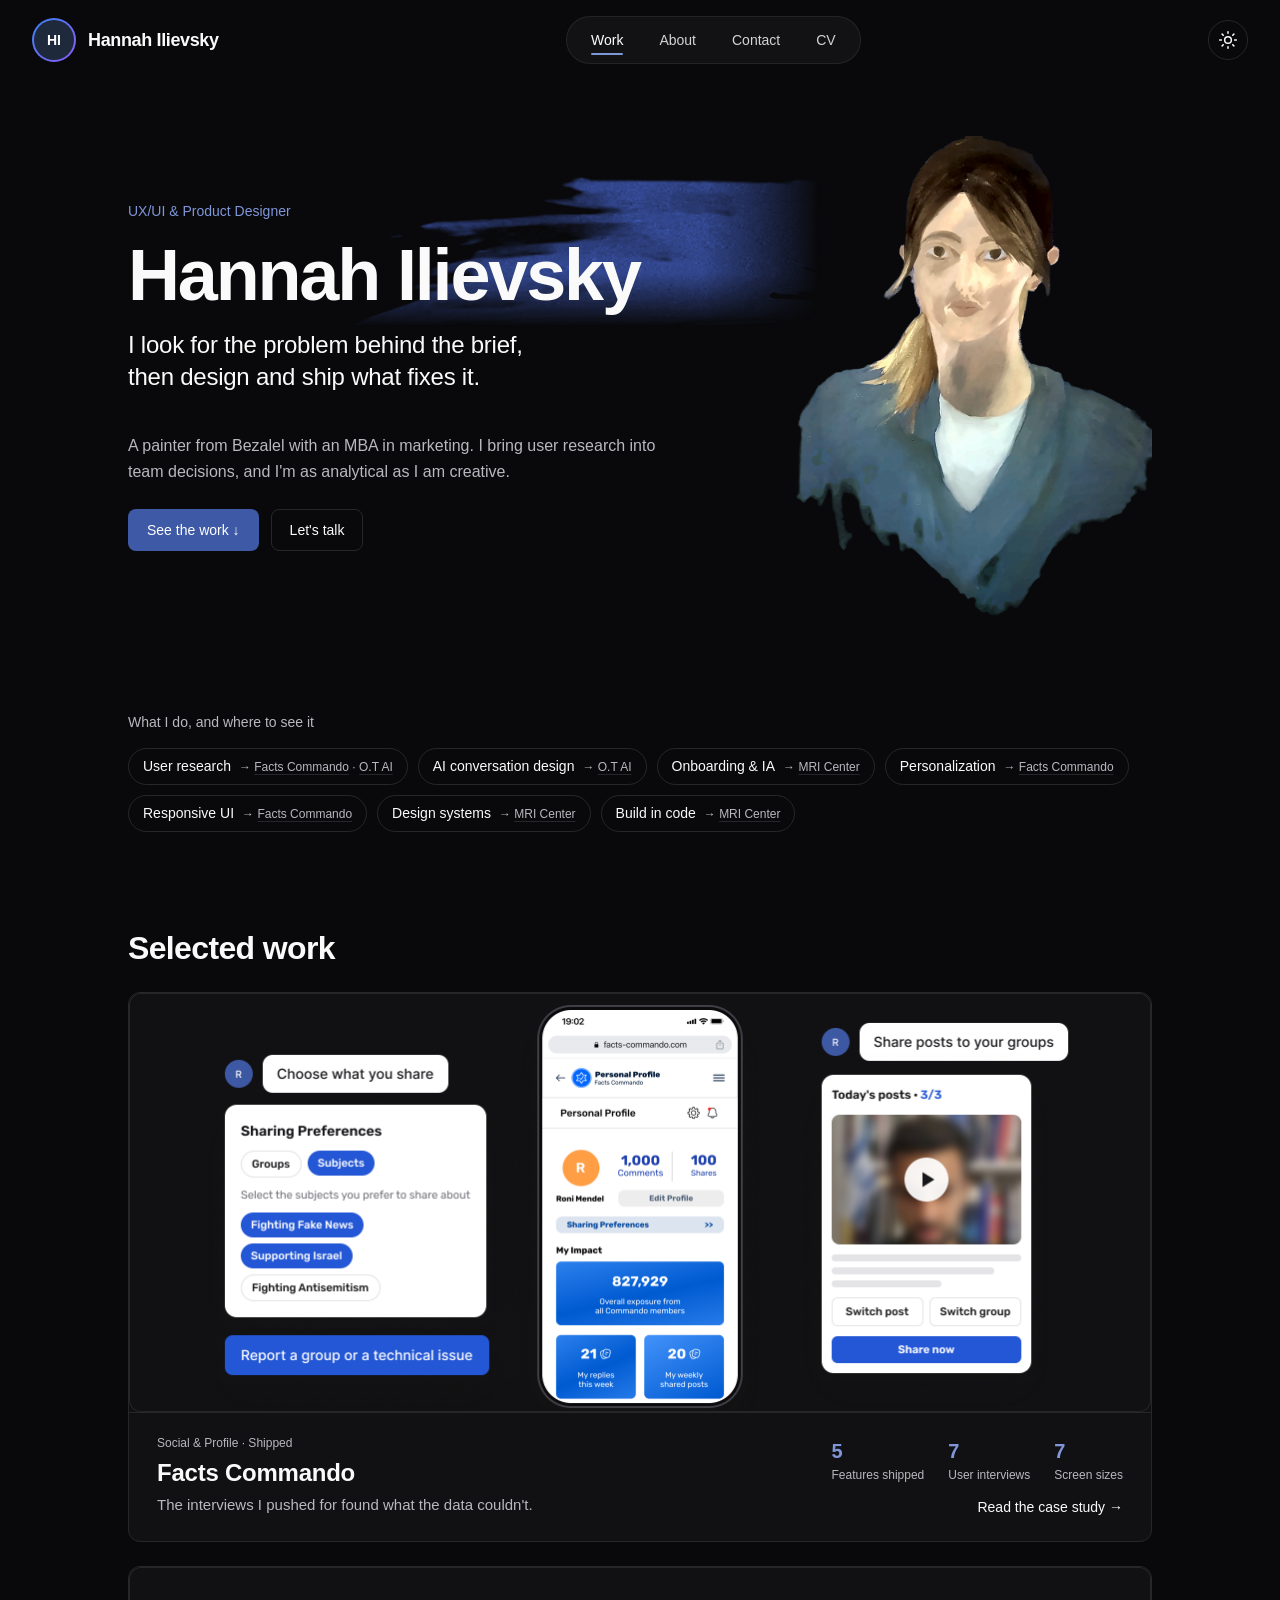
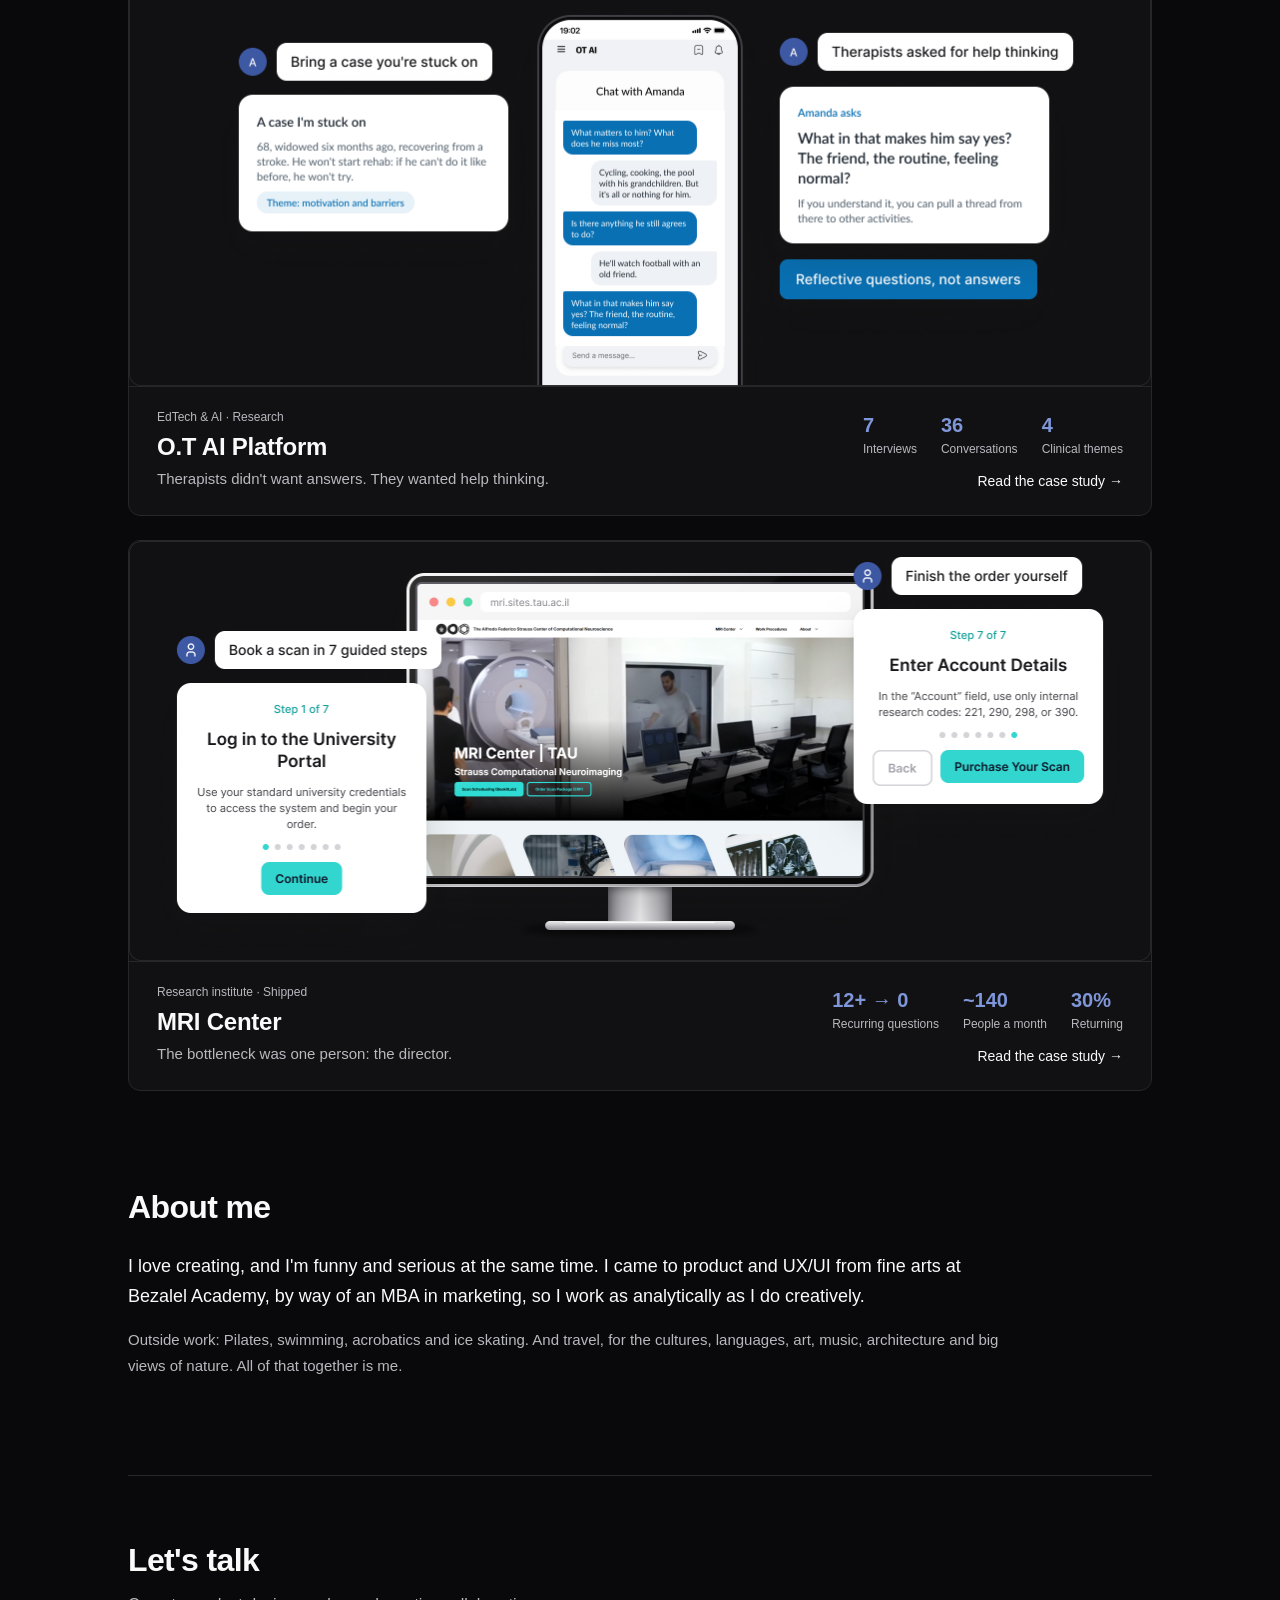
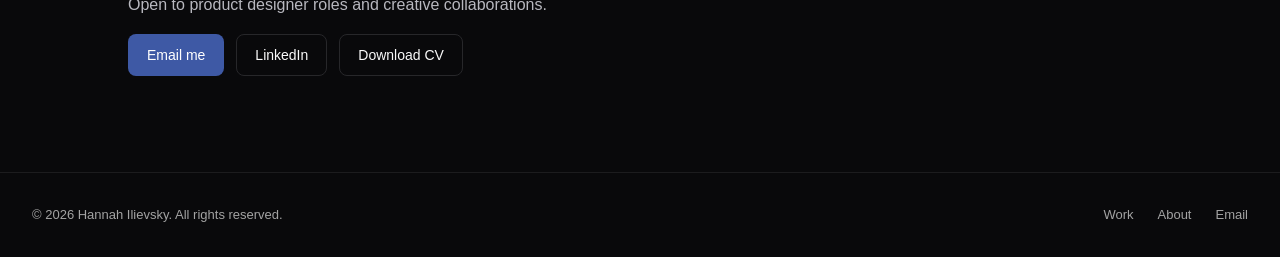
<file: index.html>
<!DOCTYPE html>
<html lang="en" data-theme="dark">
<head>
  <meta charset="UTF-8">
  <meta name="viewport" content="width=device-width, initial-scale=1.0">
  <meta name="msvalidate.01" content="AE675CBAB2C36D58CC9CFF4FB5E60A9B" />
  <title>Hannah Ilievsky - UX/UI Designer & Product Designer</title>
  <meta name="description" content="I look for the problem behind the brief, then design and ship what fixes it. Case studies in user research, AI conversation design and shipped product work.">
  <link rel="canonical" href="https://www.hannahilievsky.com/">
  <!-- Link preview (LinkedIn, WhatsApp, Slack, email) -->
  <meta property="og:type" content="website">
  <meta property="og:site_name" content="Hannah Ilievsky">
  <meta property="og:title" content="Hannah Ilievsky - UX/UI &amp; Product Designer">
  <meta property="og:description" content="I look for the problem behind the brief, then design and ship what fixes it. Case studies in user research, AI conversation design and shipped product work.">
  <meta property="og:url" content="https://www.hannahilievsky.com/">
  <meta property="og:image" content="https://www.hannahilievsky.com/case-images/share/og-home.png">
  <meta property="og:image:width" content="1200">
  <meta property="og:image:height" content="630">
  <meta property="og:image:alt" content="Hannah Ilievsky - UX/UI &amp; Product Designer">
  <meta name="twitter:card" content="summary_large_image">
  <meta name="twitter:image" content="https://www.hannahilievsky.com/case-images/share/og-home.png">

  <!-- Favicon -->
  <link rel="icon" href="favicon.svg" type="image/svg+xml">
  <link rel="icon" href="favicon-32.png" sizes="32x32" type="image/png">
  <link rel="apple-touch-icon" href="favicon-180.png">

  <!-- Fonts: Satoshi & Azeret Mono -->
  <link rel="preconnect" href="https://fonts.googleapis.com">
  <link rel="preconnect" href="https://fonts.gstatic.com" crossorigin>
  <link href="https://api.fontshare.com/v2/css?f[]=satoshi@900,700,500,400,300&display=swap" rel="stylesheet">
  <link href="https://fonts.googleapis.com/css2?family=Azeret+Mono:ital,wght@0,100..900;1,100..900&display=swap" rel="stylesheet">
  
  <!-- Stylesheets -->
  <link rel="stylesheet" href="styles.css">
  
  <!-- JavaScript -->
  <script src="script.js" defer></script>

  <!-- Microsoft Clarity -->
  <script type="text/javascript">
      (function(c,l,a,r,i,t,y){
          c[a]=c[a]||function(){(c[a].q=c[a].q||[]).push(arguments)};
          t=l.createElement(r);t.async=1;t.src="https://www.clarity.ms/tag/"+i;
          y=l.getElementsByTagName(r)[0];y.parentNode.insertBefore(t,y);
      })(window, document, "clarity", "script", "lbghj02u36");
  </script>
  <!-- Google tag (G-ENVJSMN6GF) -->
  <script async src="https://www.googletagmanager.com/gtm.js?id=G-ENVJSMN6GF"></script>
  <script>
    window.dataLayer = window.dataLayer || [];
    function gtag(){dataLayer.push(arguments);}
    gtag('js', new Date());
  </script>
</head>
<body class="v2-site home-page">

  <!-- ==========================================================================
       HEADER & NAVIGATION
       ========================================================================== -->
  <header class="navbar-wrapper">
    <div class="container">
      <nav class="navbar" aria-label="Main Navigation">
        
        <a href="#" class="nav-brand">
          <div class="brand-avatar">
            <div style="width:100%;height:100%;border-radius:50%;background:#1e293b;color:#fff;display:flex;align-items:center;justify-content:center;font-weight:700;font-family:var(--font-heading);font-size:14px;">HI</div>
          </div>
          <span class="brand-logo-text">Hannah Ilievsky</span>
        </a>

        <button class="nav-toggle" id="nav-toggle" aria-label="Toggle navigation menu" aria-expanded="false">☰</button>

        <div class="nav-menu">
          <a href="#work" class="nav-link active">Work</a>
          <a href="#about" class="nav-link">About</a>
          <a href="#contact" class="nav-link">Contact</a>
          <a href="Hannah-Ilievsky-CV.pdf" class="nav-link" download>CV</a>
        </div>

        <div class="nav-actions">
          <button class="theme-toggle-btn" id="theme-toggle" type="button" aria-label="Switch to light mode" title="Switch to light mode">
            <svg class="theme-icon theme-icon--sun" width="20" height="20" viewBox="0 0 24 24" fill="none" stroke="currentColor" stroke-width="1.5" stroke-linecap="round" stroke-linejoin="round" aria-hidden="true" focusable="false"><circle cx="12" cy="12" r="4"/><path d="M12 2v2M12 20v2M4.93 4.93l1.41 1.41M17.66 17.66l1.41 1.41M2 12h2M20 12h2M6.34 17.66l-1.41 1.41M19.07 4.93l-1.41 1.41"/></svg>
            <svg class="theme-icon theme-icon--moon" width="20" height="20" viewBox="0 0 24 24" fill="none" stroke="currentColor" stroke-width="1.5" stroke-linecap="round" stroke-linejoin="round" aria-hidden="true" focusable="false"><path d="M12 3a6 6 0 0 0 9 9 9 9 0 1 1-9-9Z"/></svg>
          </button>
        </div>

      </nav>
    </div>
  </header>

  <!-- ==========================================================================
       HOMEPAGE v3 (handoff 08 §8)
       ========================================================================== -->
  <main class="home v3">

    <!-- Intro: text left, painted portrait right; the brush stroke runs under the name into the portrait -->
    <section class="home-intro" aria-labelledby="home-name">
      <div class="v2-container home-intro__grid">
        <div class="home-intro__text">
          <p class="home-eyebrow">UX/UI &amp; Product Designer</p>
          <h1 class="home-name" id="home-name">Hannah Ilievsky</h1>
          <p class="home-tagline">I look for the problem behind the brief, then design and ship what fixes&nbsp;it.</p>
          <p class="home-bio">A painter from Bezalel with an MBA in marketing. I bring user research into team decisions, and I'm as analytical as I am&nbsp;creative.</p>
          <div class="home-cta">
            <a class="v2-btn v2-btn--primary" href="#work">See the work ↓</a>
            <a class="v2-btn v2-btn--outline" href="#contact">Let's talk</a>
          </div>
        </div>
        <img class="home-portrait" src="case-images/brand/portrait-cutout-web.png" alt="Hannah's painted self-portrait" width="356" height="480">
      </div>
    </section>

    <!-- Skills strip: each skill links to where it shows -->
    <section class="home-skills" aria-labelledby="home-skills-h">
      <div class="v2-container">
        <h2 class="home-label" id="home-skills-h">What I do, and where to see it</h2>
        <ul class="home-chips">
          <li class="home-chip"><span class="home-chip__skill">User research</span><span class="home-chip__where"><span aria-hidden="true">→</span> <a href="facts-commando.html">Facts Commando</a> · <a href="ot-ai.html">O.T AI</a></span></li>
          <li class="home-chip"><span class="home-chip__skill">AI conversation design</span><span class="home-chip__where"><span aria-hidden="true">→</span> <a href="ot-ai.html">O.T AI</a></span></li>
          <li class="home-chip"><span class="home-chip__skill">Onboarding &amp; IA</span><span class="home-chip__where"><span aria-hidden="true">→</span> <a href="mri-center.html">MRI Center</a></span></li>
          <li class="home-chip"><span class="home-chip__skill">Personalization</span><span class="home-chip__where"><span aria-hidden="true">→</span> <a href="facts-commando.html">Facts Commando</a></span></li>
          <li class="home-chip"><span class="home-chip__skill">Responsive UI</span><span class="home-chip__where"><span aria-hidden="true">→</span> <a href="facts-commando.html">Facts Commando</a></span></li>
          <li class="home-chip"><span class="home-chip__skill">Design systems</span><span class="home-chip__where"><span aria-hidden="true">→</span> <a href="mri-center.html">MRI Center</a></span></li>
          <li class="home-chip"><span class="home-chip__skill">Build in code</span><span class="home-chip__where"><span aria-hidden="true">→</span> <a href="mri-center.html">MRI Center</a></span></li>
        </ul>
      </div>
    </section>

    <!-- Selected work: one full-width card per case study -->
    <section id="work" class="home-work" aria-labelledby="home-work-h">
      <div class="v2-container">
        <h2 class="home-h2" id="home-work-h">Selected work</h2>
        <div class="home-cards">

          <article class="home-card">
            <figure class="v2-hero home-card__hero">
              <picture class="v2-hero__dark">
                <source media="(max-width: 640px)" srcset="case-images/heroes/hero-facts-commando-mobile@2x.png" width="342" height="261">
                <img src="case-images/heroes/hero-facts-commando@2x.png" alt="" width="1024" height="420" loading="lazy">
              </picture>
              <picture class="v2-hero__light">
                <source media="(max-width: 640px)" srcset="case-images/heroes/hero-facts-commando-mobile-light@2x.png" width="342" height="261">
                <img src="case-images/heroes/hero-facts-commando-light@2x.png" alt="" width="1024" height="420" loading="lazy">
              </picture>
            </figure>
            <div class="home-card__info">
              <div class="home-card__text">
                <p class="home-card__cat">Social &amp; Profile · Shipped</p>
                <h3 class="home-card__name"><a class="home-card__link" href="facts-commando.html">Facts Commando</a></h3>
                <p class="home-card__line">The interviews I pushed for found what the data&nbsp;couldn't.</p>
              </div>
              <div class="home-card__side">
                <dl class="home-card__stats">
                  <div><dt>Features shipped</dt><dd>5</dd></div>
                  <div><dt>User interviews</dt><dd>7</dd></div>
                  <div><dt>Screen sizes</dt><dd>7</dd></div>
                </dl>
                <span class="home-card__more" aria-hidden="true">Read the case study →</span>
              </div>
            </div>
          </article>

          <article class="home-card">
            <figure class="v2-hero home-card__hero">
              <picture class="v2-hero__dark">
                <source media="(max-width: 640px)" srcset="case-images/heroes/hero-ot-ai-mobile@2x.png" width="342" height="264">
                <img src="case-images/heroes/hero-ot-ai@2x.png" alt="" width="1024" height="420" loading="lazy">
              </picture>
              <picture class="v2-hero__light">
                <source media="(max-width: 640px)" srcset="case-images/heroes/hero-ot-ai-mobile-light@2x.png" width="342" height="264">
                <img src="case-images/heroes/hero-ot-ai-light@2x.png" alt="" width="1024" height="420" loading="lazy">
              </picture>
            </figure>
            <div class="home-card__info">
              <div class="home-card__text">
                <p class="home-card__cat">EdTech &amp; AI · Research</p>
                <h3 class="home-card__name"><a class="home-card__link" href="ot-ai.html">O.T AI Platform</a></h3>
                <p class="home-card__line">Therapists didn't want answers. They wanted help&nbsp;thinking.</p>
              </div>
              <div class="home-card__side">
                <dl class="home-card__stats">
                  <div><dt>Interviews</dt><dd>7</dd></div>
                  <div><dt>Conversations</dt><dd>36</dd></div>
                  <div><dt>Clinical themes</dt><dd>4</dd></div>
                </dl>
                <span class="home-card__more" aria-hidden="true">Read the case study →</span>
              </div>
            </div>
          </article>

          <article class="home-card">
            <figure class="v2-hero home-card__hero">
              <picture class="v2-hero__dark">
                <source media="(max-width: 640px)" srcset="case-images/heroes/hero-mri-center-mobile@2x.png" width="342" height="287">
                <img src="case-images/heroes/hero-mri-center@2x.png" alt="" width="1024" height="420" loading="lazy">
              </picture>
              <picture class="v2-hero__light">
                <source media="(max-width: 640px)" srcset="case-images/heroes/hero-mri-center-mobile-light@2x.png" width="342" height="287">
                <img src="case-images/heroes/hero-mri-center-light@2x.png" alt="" width="1024" height="420" loading="lazy">
              </picture>
            </figure>
            <div class="home-card__info">
              <div class="home-card__text">
                <p class="home-card__cat">Research institute · Shipped</p>
                <h3 class="home-card__name"><a class="home-card__link" href="mri-center.html">MRI Center</a></h3>
                <p class="home-card__line">The bottleneck was one person: the&nbsp;director.</p>
              </div>
              <div class="home-card__side">
                <dl class="home-card__stats">
                  <div><dt>Recurring questions</dt><dd>12+ → 0</dd></div>
                  <div><dt>People a month</dt><dd>~140</dd></div>
                  <div><dt>Returning</dt><dd>30%</dd></div>
                </dl>
                <span class="home-card__more" aria-hidden="true">Read the case study →</span>
              </div>
            </div>
          </article>

        </div>
      </div>
    </section>

    <!-- About me -->
    <section id="about" class="home-about" aria-labelledby="home-about-h">
      <div class="v2-container">
        <h2 class="home-h2" id="home-about-h">About me</h2>
        <p class="home-about__lead">I love creating, and I'm funny and serious at the same time. I came to product and UX/UI from fine arts at Bezalel Academy, by way of an MBA in marketing, so I work as analytically as I do&nbsp;creatively.</p>
        <p class="home-about__text">Outside work: Pilates, swimming, acrobatics and ice skating. And travel, for the cultures, languages, art, music, architecture and big views of nature. All of that together is&nbsp;me.</p>
      </div>
    </section>

    <!-- Let's talk: the email address is never shown as text -->
    <section id="contact" class="home-contact" aria-labelledby="home-contact-h">
      <div class="v2-container">
        <h2 class="home-h2" id="home-contact-h">Let's talk</h2>
        <p class="home-contact__text">Open to product designer roles and creative&nbsp;collaborations.</p>
        <div class="home-cta">
          <a class="v2-btn v2-btn--primary" href="mailto:ilievskyhannah@gmail.com">Email me</a>
          <a class="v2-btn v2-btn--outline" href="https://www.linkedin.com/in/hannahilievsky/" target="_blank" rel="noopener">LinkedIn</a>
          <a class="v2-btn v2-btn--outline" href="Hannah-Ilievsky-CV.pdf" download>Download CV</a>
        </div>
      </div>
    </section>

  </main>

  <!-- ==========================================================================
       FOOTER
       ========================================================================== -->
  <footer class="footer">
    <div class="container">
      <div class="footer-inner">
        <span>© 2026 Hannah Ilievsky. All rights reserved.</span>
        <div style="display:flex; gap:24px;">
          <a href="#work">Work</a>
          <a href="#about">About</a>
          <a href="mailto:ilievskyhannah@gmail.com">Email</a>
        </div>
      </div>
    </div>
  </footer>

  <!-- ==========================================================================
       CASE STUDY MODAL DIALOG
       ========================================================================== -->
  <div class="modal-backdrop" id="modal-backdrop" role="dialog" aria-modal="true">
    <div class="modal-container" id="modal-container">
      <button class="modal-close-btn" id="modal-close" aria-label="Close Case Study">✕</button>
      <div class="modal-header" id="modal-header-content"></div>
      <div class="modal-body" id="modal-body-content"></div>
    </div>
  </div>

</body>
</html>
</file>
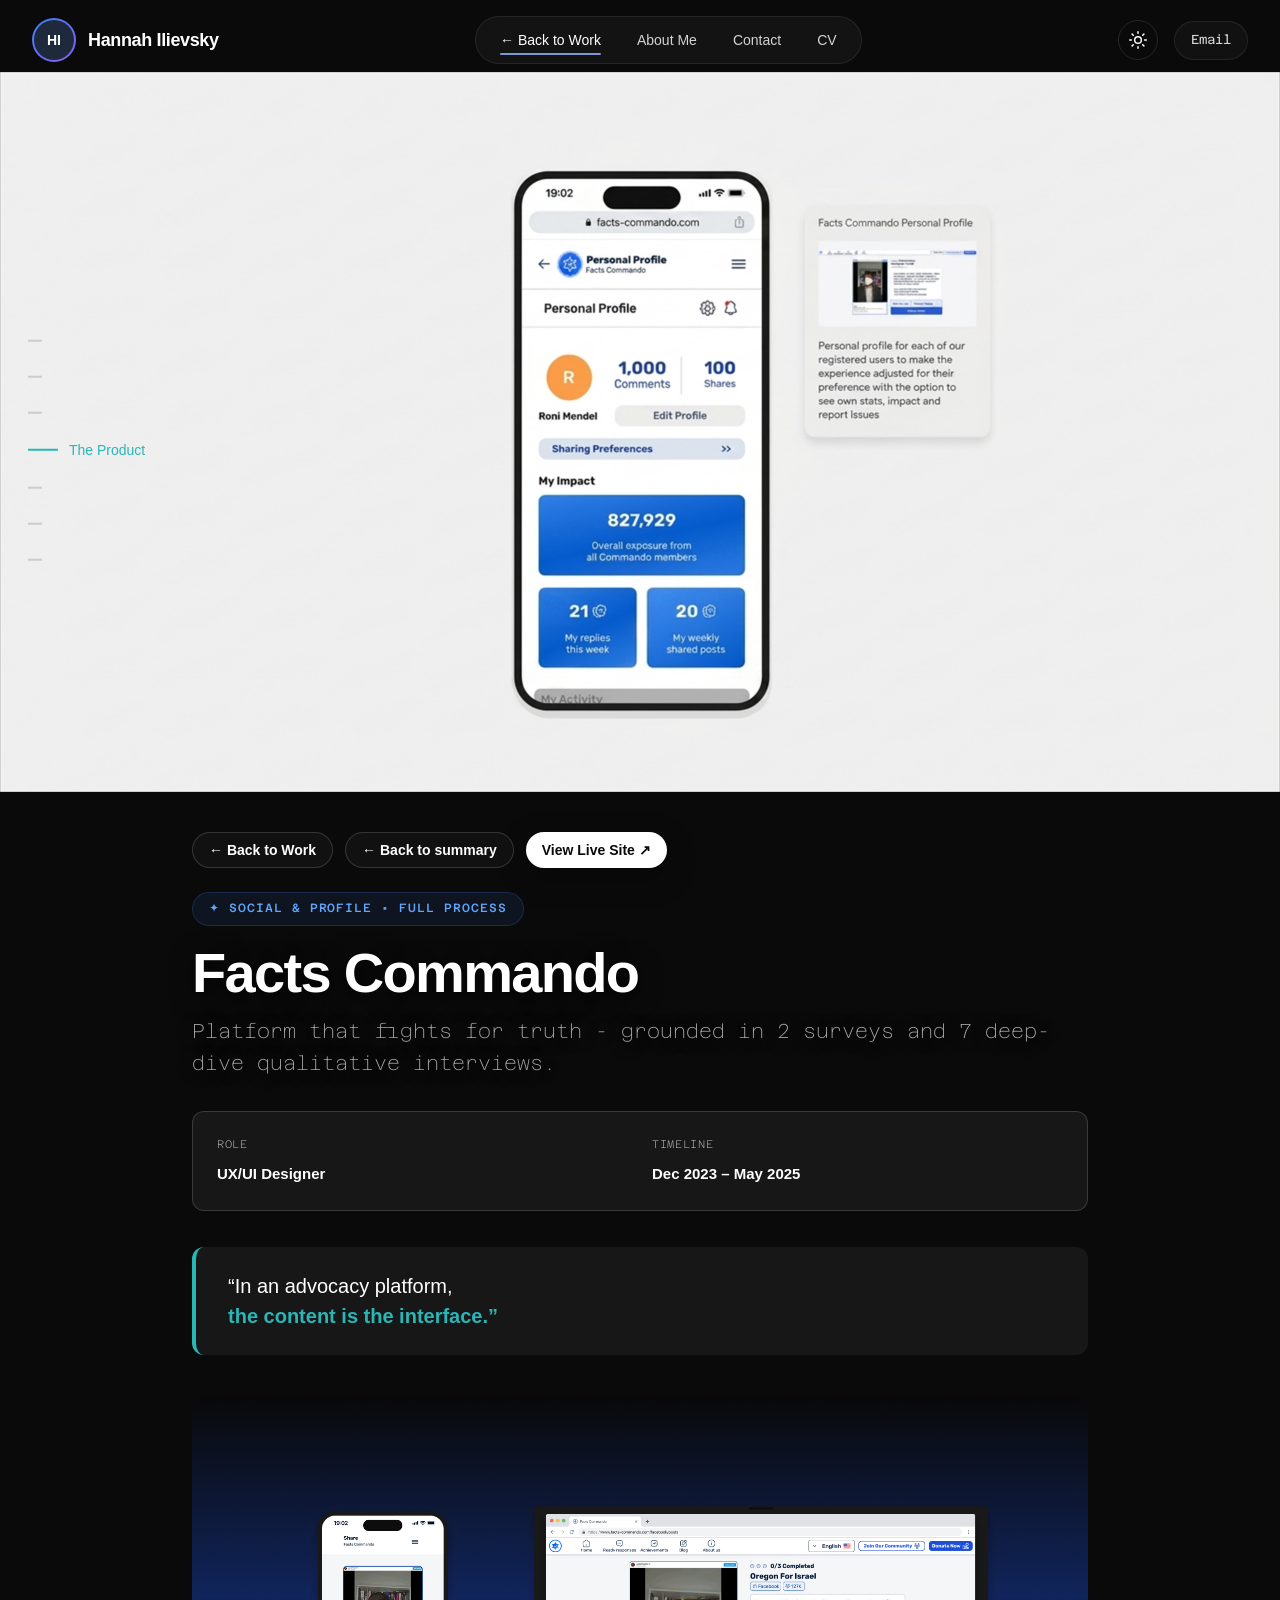
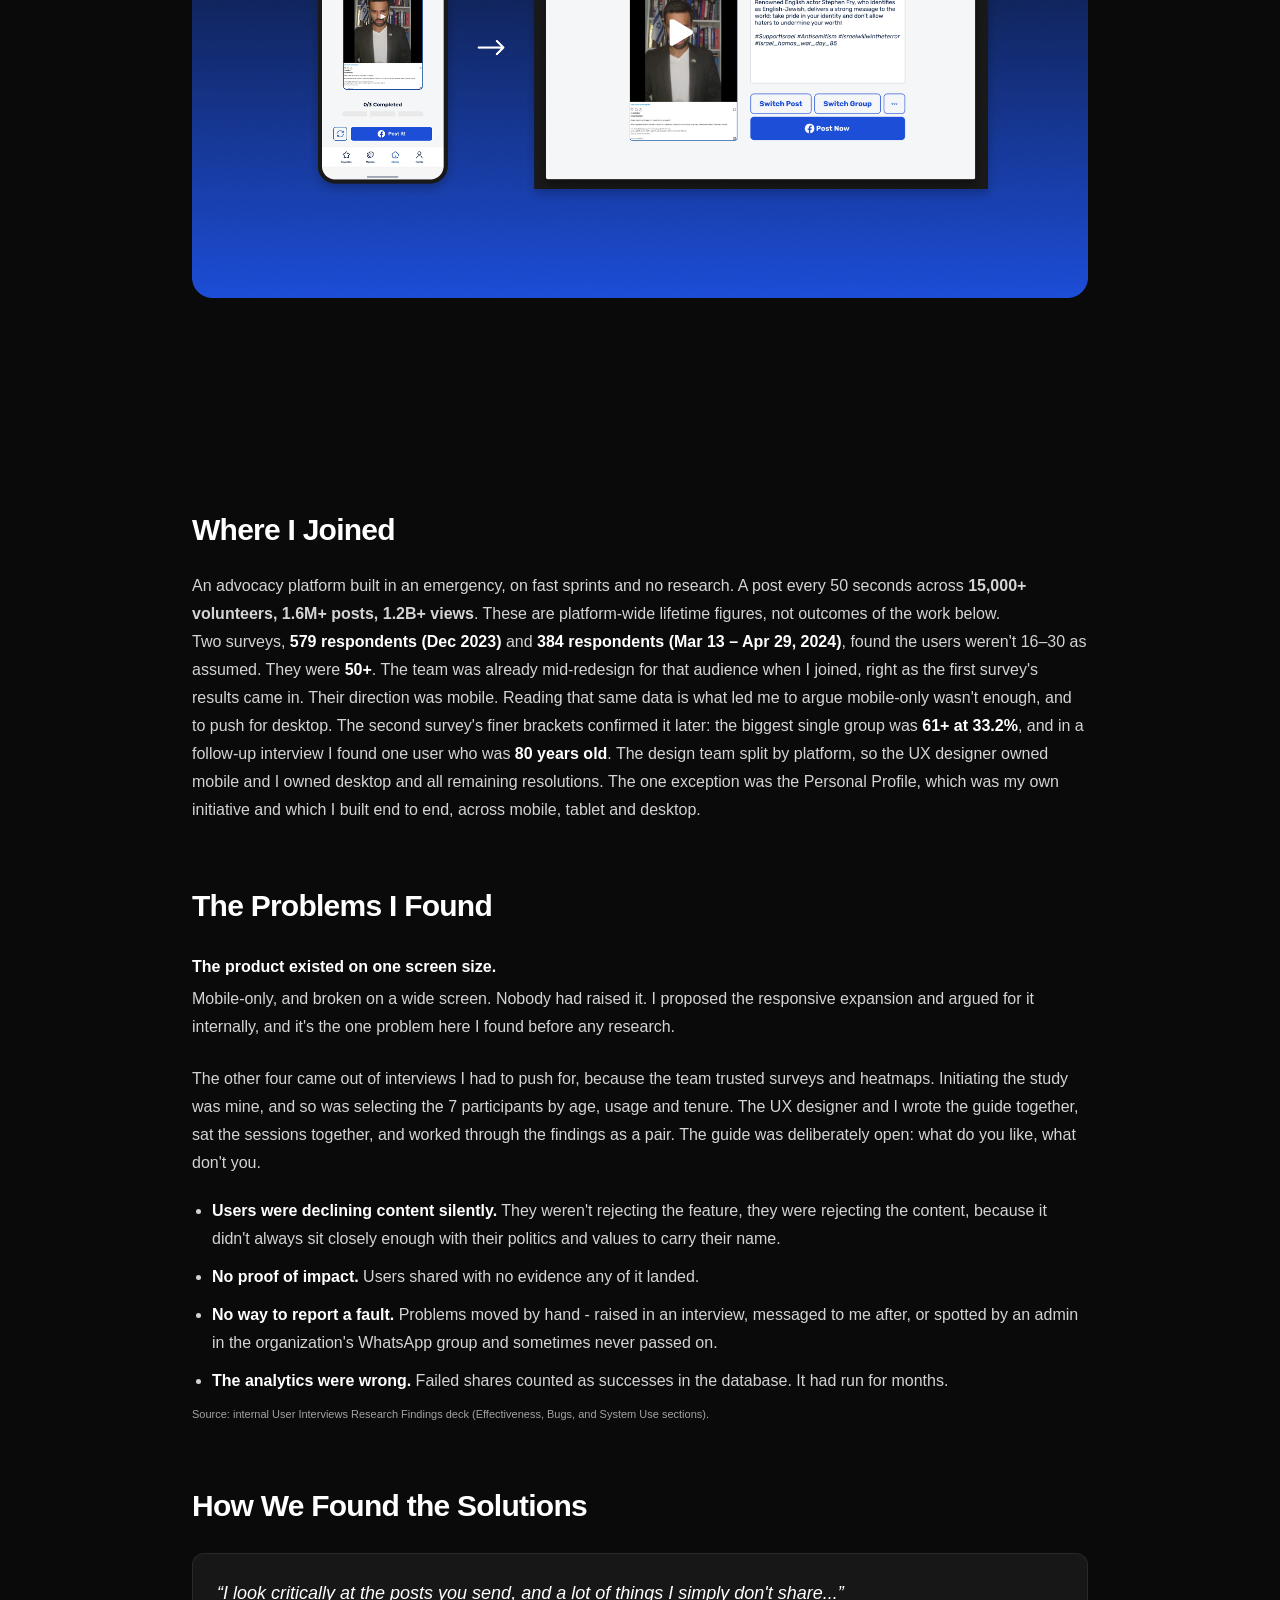
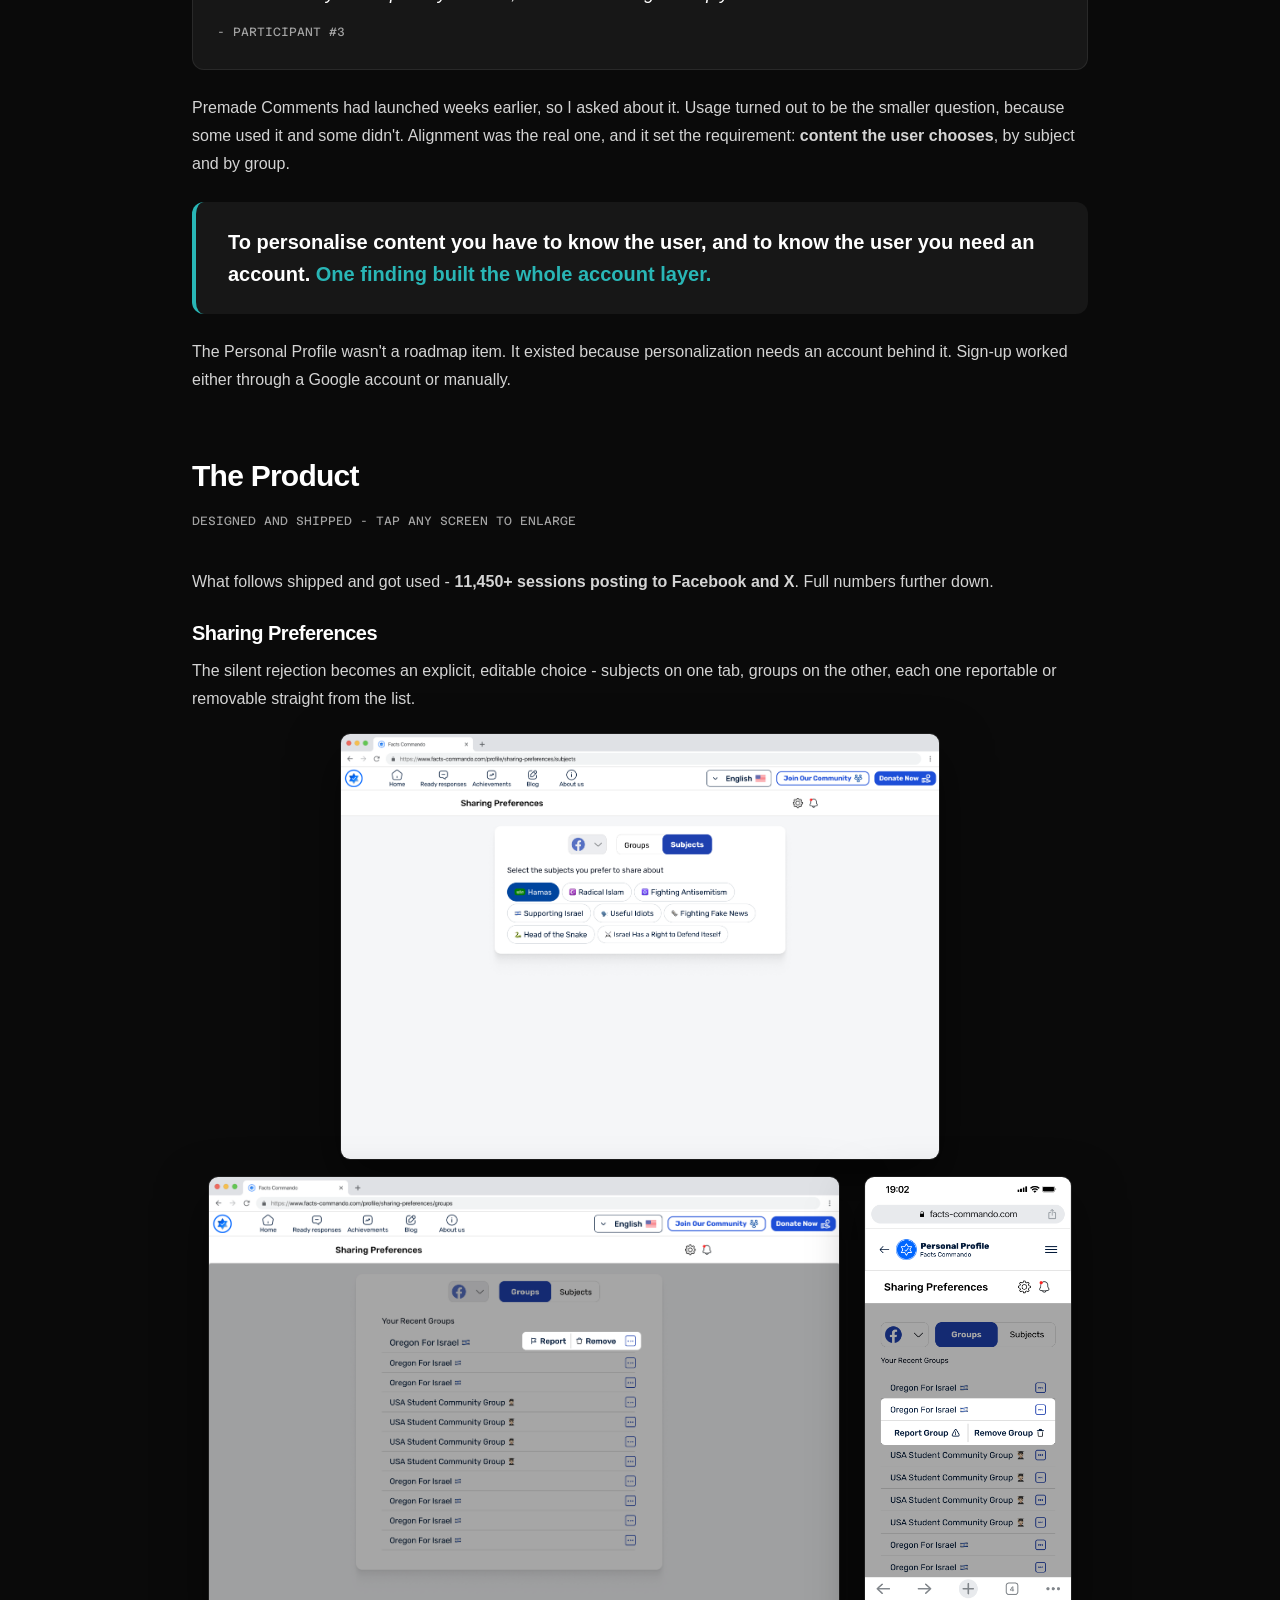
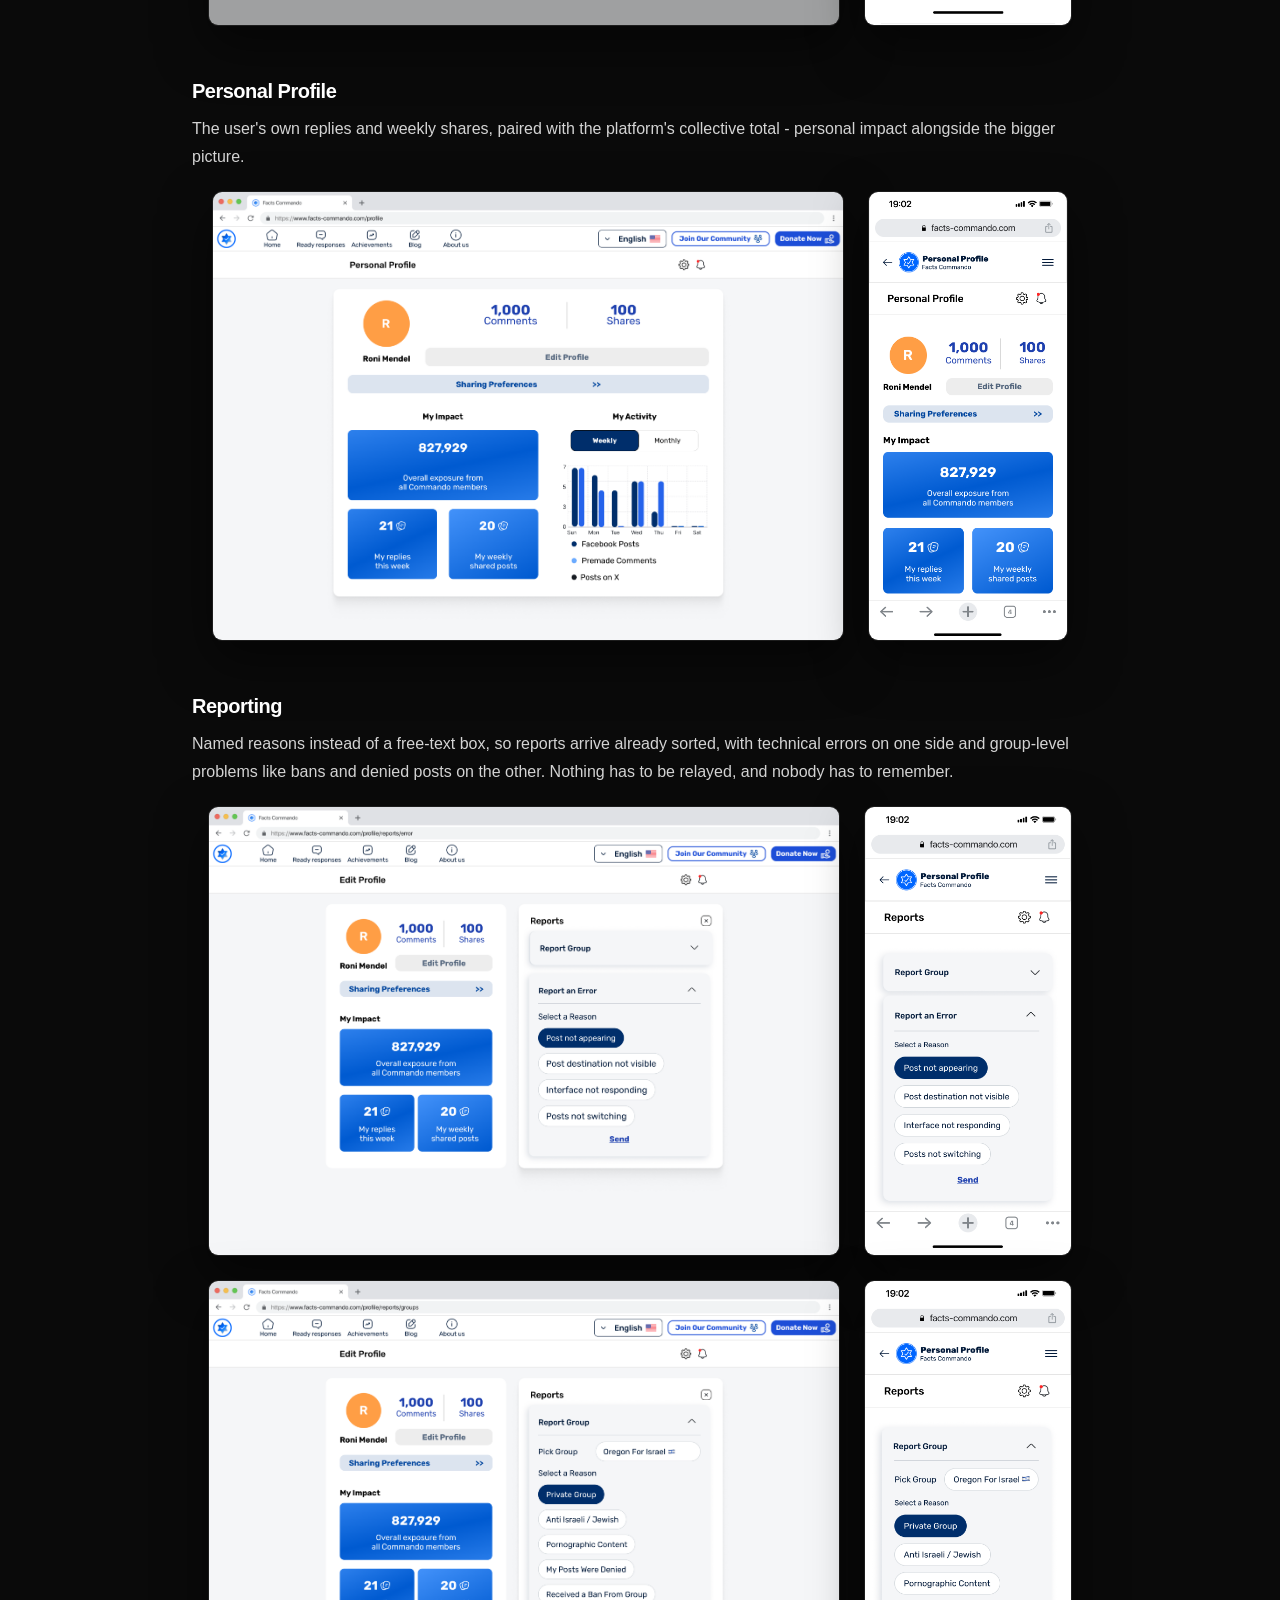
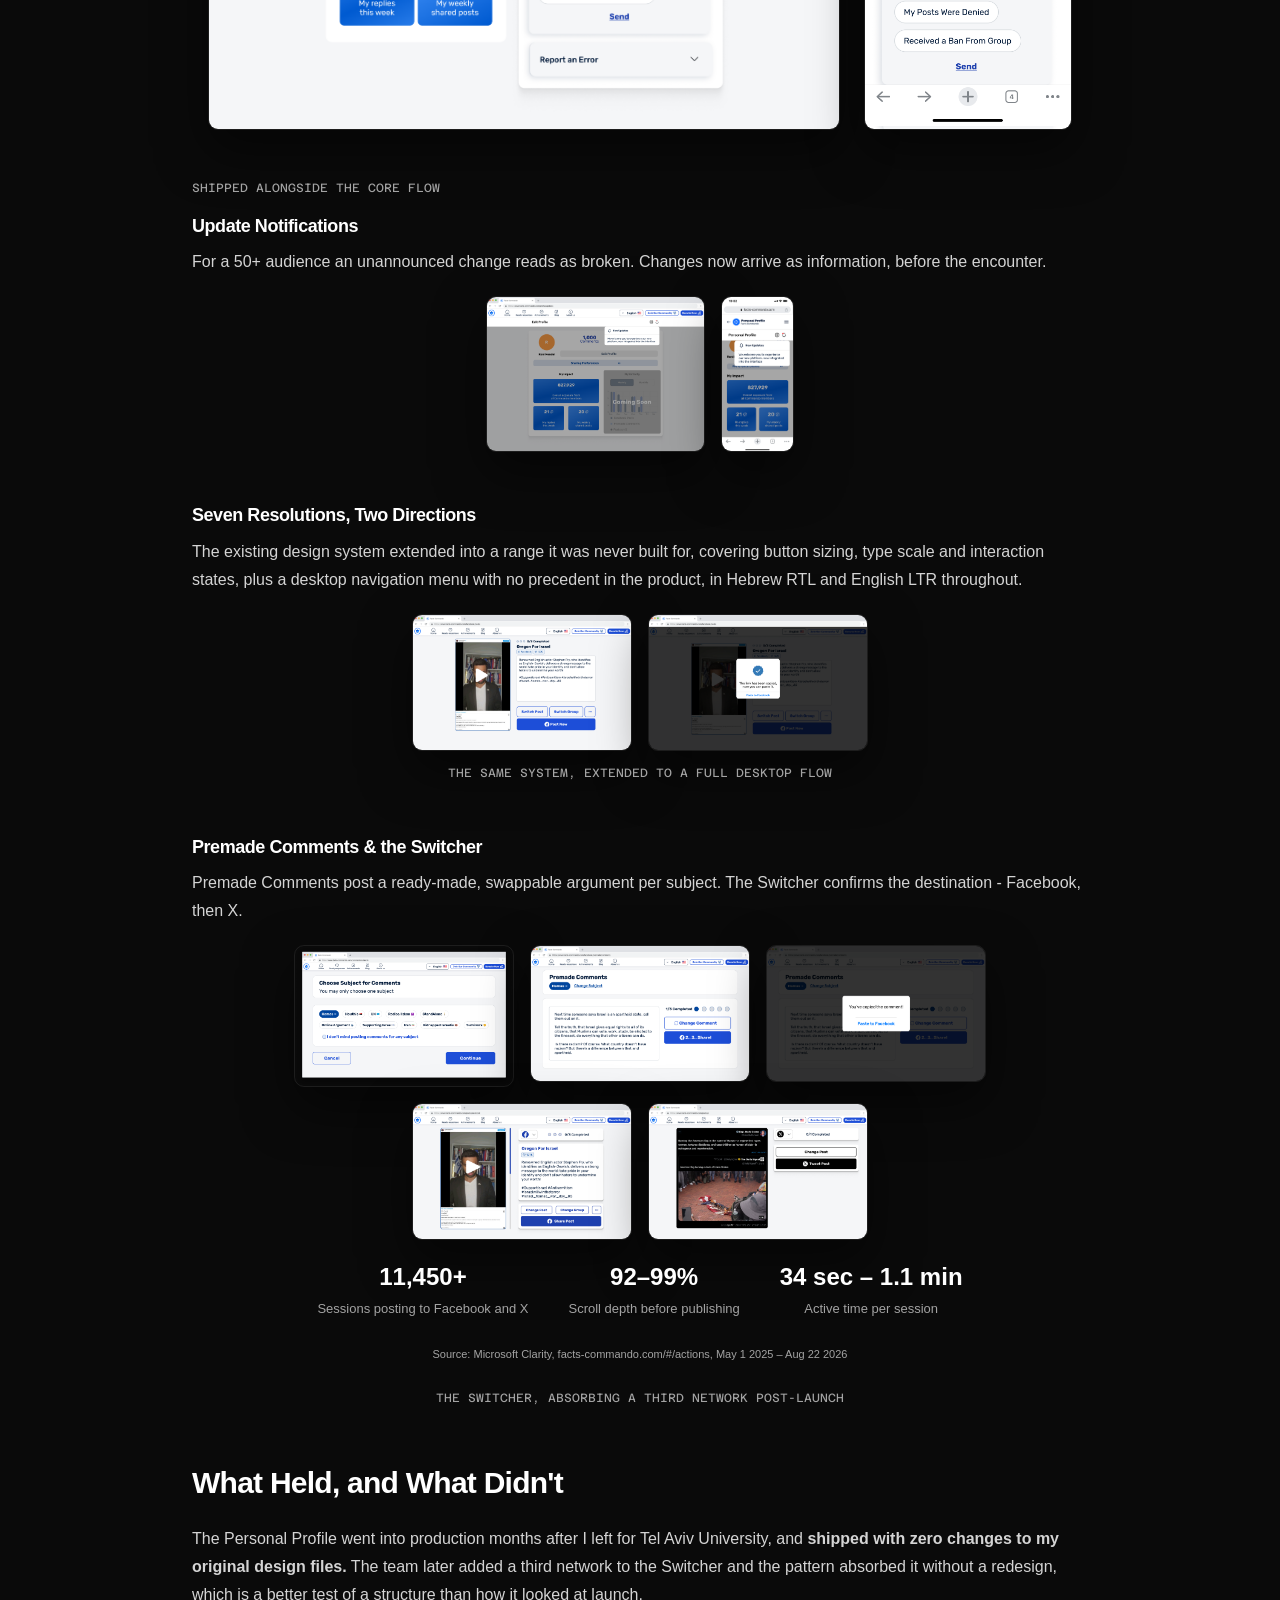
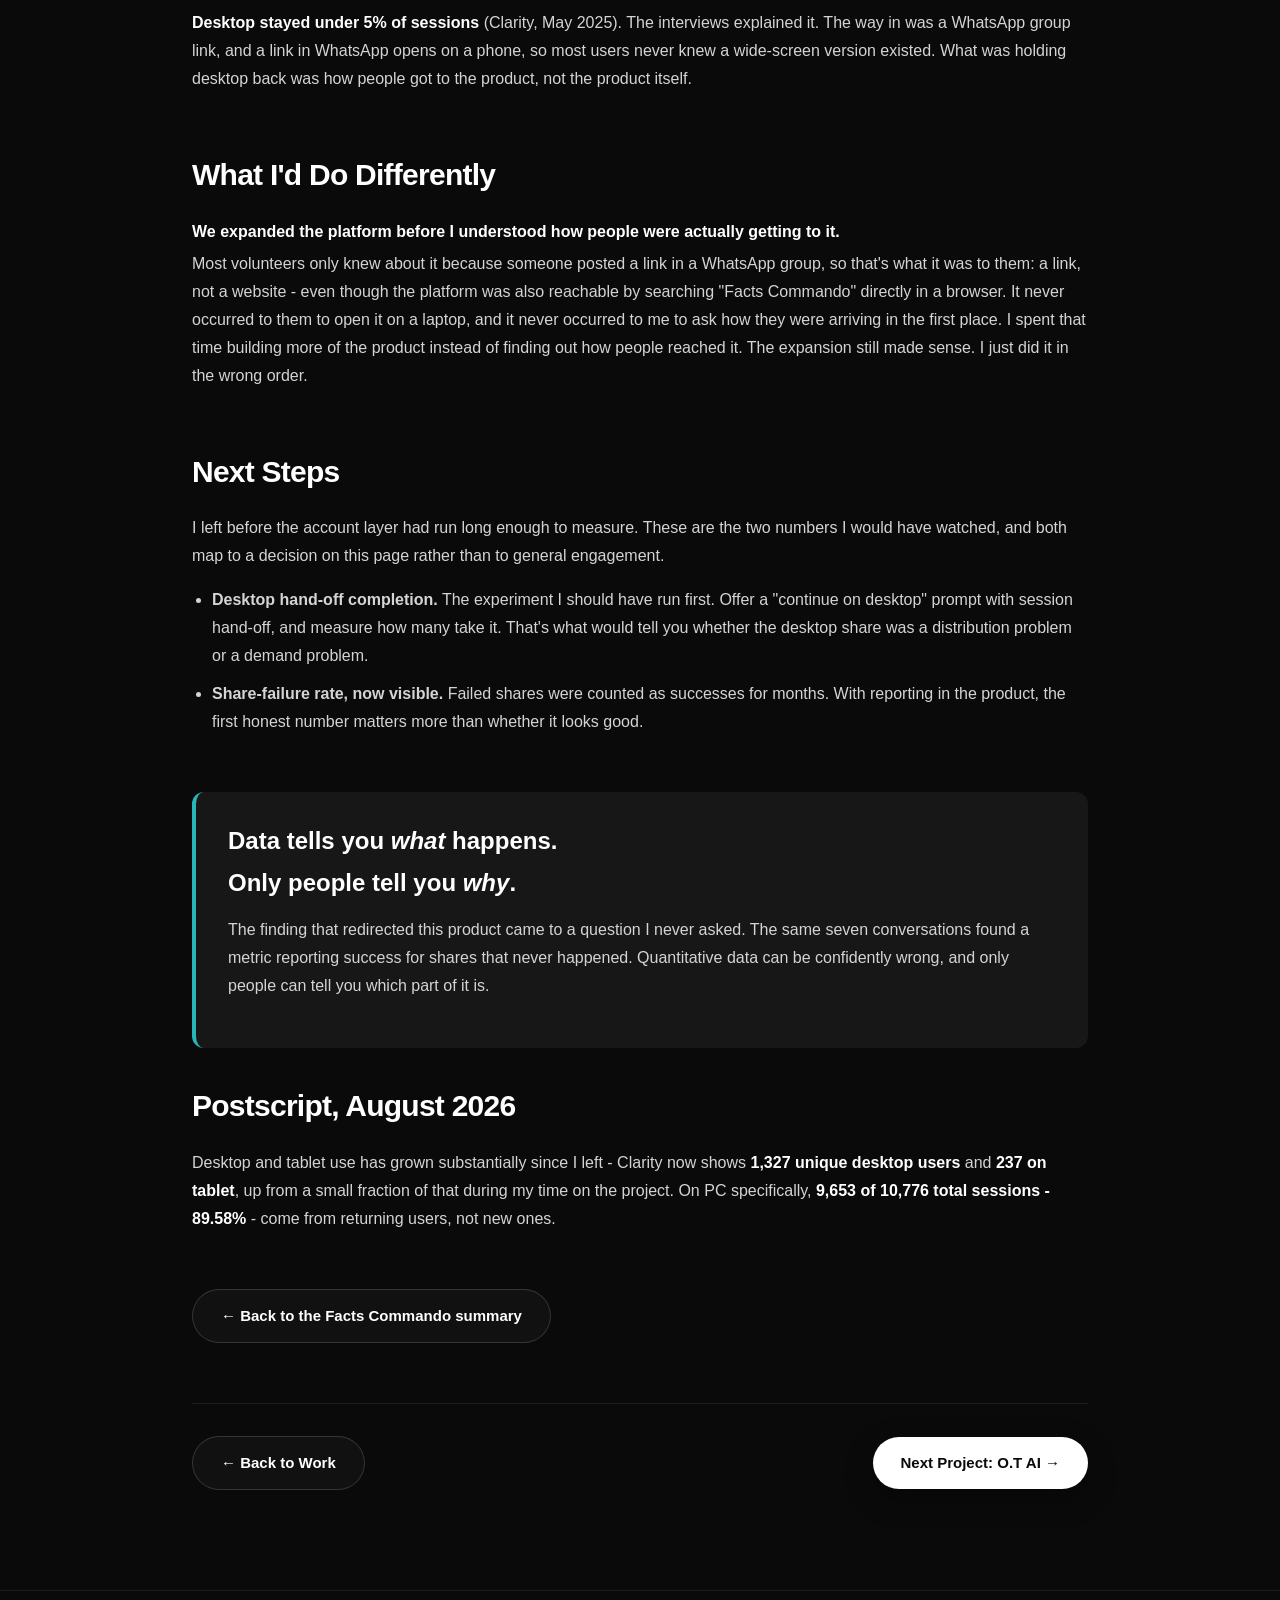
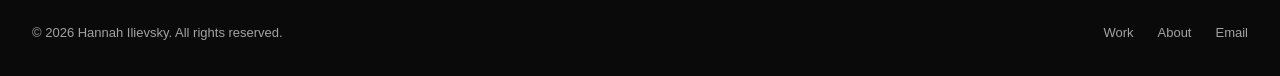
<file: facts-commando-process.html>
<!DOCTYPE html>
<html lang="en" data-theme="dark">
<head>
  <meta charset="UTF-8">
  <meta name="viewport" content="width=device-width, initial-scale=1.0">
  <title>Facts Commando - Full Process | Hannah Ilievsky</title>
  <meta name="description" content="Facts Commando case study by Hannah Ilievsky, UX/UI Designer & Product Designer. Advocacy platform, user metrics dashboard, and qualitative research.">

  <!-- Favicon -->
  <link rel="icon" href="favicon.svg" type="image/svg+xml">
  <link rel="icon" href="favicon-32.png" sizes="32x32" type="image/png">
  <link rel="apple-touch-icon" href="favicon-180.png">

  <!-- Fonts: Satoshi & Azeret Mono -->
  <link rel="preconnect" href="https://fonts.googleapis.com">
  <link rel="preconnect" href="https://fonts.gstatic.com" crossorigin>
  <link href="https://api.fontshare.com/v2/css?f[]=satoshi@900,700,500,400,300&display=swap" rel="stylesheet">
  <link href="https://fonts.googleapis.com/css2?family=Azeret+Mono:ital,wght@0,100..900;1,100..900&display=swap" rel="stylesheet">

  <!-- Stylesheets -->
  <link rel="stylesheet" href="styles.css">

  <!-- JavaScript -->
  <script src="script.js" defer></script>

  <!-- Microsoft Clarity -->
  <script type="text/javascript">
      (function(c,l,a,r,i,t,y){
          c[a]=c[a]||function(){(c[a].q=c[a].q||[]).push(arguments)};
          t=l.createElement(r);t.async=1;t.src="https://www.clarity.ms/tag/"+i;
          y=l.getElementsByTagName(r)[0];y.parentNode.insertBefore(t,y);
      })(window, document, "clarity", "script", "lbghj02u36");
  </script>
  <!-- Google tag (G-ENVJSMN6GF) -->
  <script async src="https://www.googletagmanager.com/gtm.js?id=G-ENVJSMN6GF"></script>
  <script>
    window.dataLayer = window.dataLayer || [];
    function gtag(){dataLayer.push(arguments);}
    gtag('js', new Date());
  </script>
</head>
<body class="case-study-page">

  <!-- ==========================================================================
       HEADER & NAVIGATION
       ========================================================================== -->
  <header class="navbar-wrapper scrolled">
    <div class="container">
      <nav class="navbar" aria-label="Main Navigation">

        <a href="index.html" class="nav-brand">
          <div class="brand-avatar">
            <div style="width:100%;height:100%;border-radius:50%;background:#1e293b;color:#fff;display:flex;align-items:center;justify-content:center;font-weight:700;font-family:var(--font-heading);font-size:14px;">HI</div>
          </div>
          <span class="brand-logo-text">Hannah Ilievsky</span>
        </a>

        <button class="nav-toggle" id="nav-toggle" aria-label="Toggle navigation menu" aria-expanded="false">☰</button>

        <div class="nav-menu">
          <a href="index.html#work" class="nav-link active">← Back to Work</a>
          <a href="index.html#about" class="nav-link">About Me</a>
          <a href="index.html#contact" class="nav-link">Contact</a>
          <a href="Hannah-Ilievsky-CV.pdf" class="nav-link" download>CV</a>
        </div>

        <div class="nav-actions">
          <button class="theme-toggle-btn" id="theme-toggle" type="button" aria-label="Switch to light mode" title="Switch to light mode">
            <svg class="theme-icon theme-icon--sun" width="20" height="20" viewBox="0 0 24 24" fill="none" stroke="currentColor" stroke-width="1.5" stroke-linecap="round" stroke-linejoin="round" aria-hidden="true" focusable="false"><circle cx="12" cy="12" r="4"/><path d="M12 2v2M12 20v2M4.93 4.93l1.41 1.41M17.66 17.66l1.41 1.41M2 12h2M20 12h2M6.34 17.66l-1.41 1.41M19.07 4.93l-1.41 1.41"/></svg>
            <svg class="theme-icon theme-icon--moon" width="20" height="20" viewBox="0 0 24 24" fill="none" stroke="currentColor" stroke-width="1.5" stroke-linecap="round" stroke-linejoin="round" aria-hidden="true" focusable="false"><path d="M12 3a6 6 0 0 0 9 9 9 9 0 1 1-9-9Z"/></svg>
          </button>
          <a href="mailto:ilievskyhannah@gmail.com" class="social-btn" style="padding:8px 16px;">
            <span>Email</span>
          </a>
        </div>

      </nav>
    </div>
  </header>

  <!-- ==========================================================================
       SECTION 1: HERO (Full-Bleed Main Photo Header, Edge-to-Edge)
       ========================================================================== -->
  <section class="case-study-hero-fullbleed">
    <img src="./Artboard-2.png" alt="Facts Commando Full-Bleed Hero Showcase">
  </section>

  <!-- ==========================================================================
       SECTIONS 2-6: CASE STUDY CONTENT CONTAINER
       ========================================================================== -->
  <main class="section" style="padding-top: 40px;">
    <div class="container" style="max-width: 960px;">

      <div style="display:flex; gap:12px; flex-wrap:wrap; margin-bottom: 24px;">
        <a href="index.html#work" class="btn-secondary" style="font-size: 14px; padding: 6px 16px;">← Back to Work</a>
        <a href="facts-commando.html" class="btn-secondary" style="font-size: 14px; padding: 6px 16px;">← Back to summary</a>
        <a href="https://facts-commando.com/#/actions?lang=en&amp;comm=default&amp;lic=fc" target="_blank" rel="noopener" class="btn-primary" style="font-size: 14px; padding: 6px 16px;">View Live Site ↗</a>
      </div>

      <!-- Section 2: Title & Subtitle (Unboxed) -->
      <div class="hero-badge" style="margin-bottom: 16px;">✦ Social &amp; Profile • Full process</div>
      <h1 class="hero-title" style="font-family: var(--font-heading); font-size: clamp(32px, 5vw, 56px); font-weight: 700; color: var(--text-h1); margin-bottom: 12px; text-align: left;">
        Facts Commando
      </h1>
      <p class="hero-subtitle" style="font-family: var(--font-mono); font-weight: 100; color: var(--text-subtitle); text-align: left; margin: 0 0 32px 0; max-width: 100%;">
        Platform that fights for truth - grounded in 2 surveys and 7 deep-dive qualitative interviews.
      </p>

      <!-- Section 3: Metadata Box (Role & Timeline Only, Boxed) -->
      <div class="case-study-meta-grid" style="margin-bottom: 36px;">
        <div class="meta-item">
          <span class="meta-label">ROLE</span>
          <span class="meta-val">UX/UI Designer</span>
        </div>
        <div class="meta-item">
          <span class="meta-label">TIMELINE</span>
          <span class="meta-val">Dec 2023 – May 2025</span>
        </div>
      </div>

      <!-- Section 4: Quote Callout Banner -->
      <div style="background: var(--bg-secondary); border-left: 4px solid var(--accent-primary); border-radius: var(--radius-md); padding: 24px 32px; margin-bottom: 40px;">
        <p style="font-family: var(--font-heading); font-size: 20px; font-weight: 500; color: var(--text-primary); margin: 0; line-height: 1.5;">
          “In an advocacy platform,<br>
          <span style="color: var(--accent-primary); font-weight: 700;">the content is the interface.”</span>
        </p>
      </div>

      <!-- Section 5: Photo Showcase -->
      <div style="margin-bottom: 48px;">
        <img src="./Frame_14084.png" alt="The Facts Commando sharing flow on mobile and on desktop — the responsive range I extended the product into." style="width: 100%; display: block;">
      </div>

      <!-- Section 6: Deep Dive Article -->
      <article style="margin-top: 48px; font-size: 16px; line-height: 1.75; color: var(--text-secondary);">

        <nav aria-label="Contents" class="toc">
          <p class="toc-label">CONTENTS</p>
          <ul class="toc-list"><li><a class="toc-link" href="#s1"><span class="toc-dot"></span><span class="toc-txt">Where I Joined</span></a></li><li><a class="toc-link" href="#s2"><span class="toc-dot"></span><span class="toc-txt">The Problems I Found</span></a></li><li><a class="toc-link" href="#s3"><span class="toc-dot"></span><span class="toc-txt">How We Found the Solutions</span></a></li><li><a class="toc-link" href="#s4"><span class="toc-dot"></span><span class="toc-txt">The Product</span></a></li><li><a class="toc-link" href="#s5"><span class="toc-dot"></span><span class="toc-txt">What Held, and What Didn't</span></a></li><li><a class="toc-link" href="#s6"><span class="toc-dot"></span><span class="toc-txt">What I'd Do Differently</span></a></li><li><a class="toc-link" href="#s7"><span class="toc-dot"></span><span class="toc-txt">Next Steps</span></a></li></ul>
        </nav>

        <section id="s1" style="margin-bottom: 56px;">
          <h2 style="font-family: var(--font-heading); font-size: 30px; letter-spacing: -0.025em; font-weight: 600; color: var(--text-primary); margin-bottom: 16px;">Where I Joined</h2>
          <p>
            An advocacy platform built in an emergency, on fast sprints and no research. A post every 50 seconds across <strong>15,000+ volunteers, 1.6M+ posts, 1.2B+ views</strong>. These are platform-wide lifetime figures, not outcomes of the work below.
          </p>
          <p>
            Two surveys, <strong style="color:var(--text-primary);">579 respondents (Dec 2023)</strong> and <strong style="color:var(--text-primary);">384 respondents (Mar 13 – Apr 29, 2024)</strong>, found the users weren't 16–30 as assumed. They were <strong style="color:var(--text-primary);">50+</strong>. The team was already mid-redesign for that audience when I joined, right as the first survey's results came in. Their direction was mobile. Reading that same data is what led me to argue mobile-only wasn't enough, and to push for desktop. The second survey's finer brackets confirmed it later: the biggest single group was <strong style="color:var(--text-primary);">61+ at 33.2%</strong>, and in a follow-up interview I found one user who was <strong style="color:var(--text-primary);">80 years old</strong>. The design team split by platform, so the UX designer owned mobile and I owned desktop and all remaining resolutions. The one exception was the Personal Profile, which was my own initiative and which I built end to end, across mobile, tablet and desktop.
          </p>
        </section>

        <section id="s2" style="margin-bottom: 56px;">
          <h2 style="font-family: var(--font-heading); font-size: 30px; letter-spacing: -0.025em; font-weight: 600; color: var(--text-primary); margin-bottom: 20px;">The Problems I Found</h2>
          <p style="font-weight:700; color:var(--text-primary); margin-bottom:4px;">The product existed on one screen size.</p>
          <p style="margin-bottom:24px;">Mobile-only, and broken on a wide screen. Nobody had raised it. I proposed the responsive expansion and argued for it internally, and it's the one problem here I found before any research.</p>
          <p style="margin-bottom:20px;">The other four came out of interviews I had to push for, because the team trusted surveys and heatmaps. Initiating the study was mine, and so was selecting the 7 participants by age, usage and tenure. The UX designer and I wrote the guide together, sat the sessions together, and worked through the findings as a pair. The guide was deliberately open: what do you like, what don't you.</p>
          <ul style="padding-left: 20px; font-size: 16px;">
            <li style="margin-bottom: 10px;"><strong style="color:var(--text-primary);">Users were declining content silently.</strong> They weren't rejecting the feature, they were rejecting the content, because it didn't always sit closely enough with their politics and values to carry their name.</li>
            <li style="margin-bottom: 10px;"><strong style="color:var(--text-primary);">No proof of impact.</strong> Users shared with no evidence any of it landed.</li>
            <li style="margin-bottom: 10px;"><strong style="color:var(--text-primary);">No way to report a fault.</strong> Problems moved by hand - raised in an interview, messaged to me after, or spotted by an admin in the organization's WhatsApp group and sometimes never passed on.</li>
            <li style="margin-bottom: 10px;"><strong style="color:var(--text-primary);">The analytics were wrong.</strong> Failed shares counted as successes in the database. It had run for months.</li>
          </ul>
          <p style="font-size:11px; color:var(--text-muted); margin:8px 0 0;">Source: internal User Interviews Research Findings deck (Effectiveness, Bugs, and System Use sections).</p>
        </section>

        <section id="s3" style="margin-bottom: 56px;">
          <h2 style="font-family: var(--font-heading); font-size: 30px; letter-spacing: -0.025em; font-weight: 600; color: var(--text-primary); margin-bottom: 20px;">How We Found the Solutions</h2>
          <div style="background: var(--bg-secondary); border: 1px solid var(--border-subtle); border-radius: var(--radius-md); padding: 24px; margin-bottom: 24px;">
            <p style="font-style: italic; color: var(--text-primary); font-size: 18px; margin-bottom: 8px;">“I look critically at the posts you send, and a lot of things I simply don't share...”</p>
            <span style="font-family: var(--font-mono); font-size: 12px; color: var(--text-muted);">- PARTICIPANT #3</span>
          </div>
          <p>
            Premade Comments had launched weeks earlier, so I asked about it. Usage turned out to be the smaller question, because some used it and some didn't. Alignment was the real one, and it set the requirement: <strong>content the user chooses</strong>, by subject and by group.
          </p>
          <div style="background: var(--bg-secondary); border-left: 4px solid var(--accent-primary); border-radius: var(--radius-md); padding: 24px 32px; margin: 24px 0;">
            <p style="font-family: var(--font-heading); font-size: 20px; font-weight: 700; color: var(--text-primary); margin: 0; line-height: 1.6;">
              To personalise content you have to know the user, and to know the user you need an account. <span style="color: var(--accent-primary);">One finding built the whole account layer.</span>
            </p>
          </div>
          <p>
            The Personal Profile wasn't a roadmap item. It existed because personalization needs an account behind it. Sign-up worked either through a Google account or manually.
          </p>
        </section>

        <section id="s4" style="margin-bottom: 40px;">
          <h2 style="font-family: var(--font-heading); font-size: 30px; letter-spacing: -0.025em; font-weight: 600; color: var(--text-primary); margin-bottom: 8px;">The Product</h2>
          <p style="font-family: var(--font-mono); font-size: 12px; color: var(--text-muted); margin-bottom: 36px;">DESIGNED AND SHIPPED - TAP ANY SCREEN TO ENLARGE</p>

          <p style="margin-bottom: 20px;">What follows shipped and got used - <strong>11,450+ sessions posting to Facebook and X</strong>. Full numbers further down.</p>

          <h3 style="font-family: var(--font-heading); font-size: 20px; letter-spacing: -0.025em; font-weight: 600; color: var(--text-primary); margin: 0 0 6px;">Sharing Preferences</h3>
          <p style="margin-bottom: 20px; font-size: 16px;">The silent rejection becomes an explicit, editable choice - subjects on one tab, groups on the other, each one reportable or removable straight from the list.</p>
          <img class="zoomable" data-group="sharing-preferences" data-cap="Subjects a user will put their name behind - the interview finding, made operable." src="./case-images/Sharing_Preference.png?v=2x" alt="Subject preferences" style="max-width:600px; width:100%; display:block; margin:0 auto 16px; border-radius:10px; border:1px solid var(--border-subtle); box-shadow:var(--shadow-lg);">
          <div style="display:flex; flex-wrap:wrap; justify-content:center; align-items:flex-end; gap:24px; margin-bottom:48px;">
            <img class="zoomable h-match" data-group="sharing-preferences" data-cap="Report or remove, right from the row - no separate settings screen." src="./case-images/Sharing_Preference_Group_Actions.png?v=2x" alt="Group row actions, desktop" style="display:block; border-radius:10px; border:1px solid var(--border-subtle); box-shadow:var(--shadow-lg);">
            <img class="zoomable h-match" data-group="sharing-preferences" data-cap="Same actions, mobile." src="./case-images/mobile_Sharing_preference.png?v=2x" alt="Group preferences, mobile" style="display:block; border-radius:10px; border:1px solid var(--border-subtle); box-shadow:var(--shadow-lg);">
          </div>

          <h3 style="font-family: var(--font-heading); font-size: 20px; letter-spacing: -0.025em; font-weight: 600; color: var(--text-primary); margin: 0 0 6px;">Personal Profile</h3>
          <p style="margin-bottom: 20px;">The user's own replies and weekly shares, paired with the platform's collective total - personal impact alongside the bigger picture.</p>
          <div style="display:flex; flex-wrap:wrap; justify-content:center; align-items:flex-end; gap:24px; margin-bottom:48px;">
            <img class="zoomable h-match" data-group="personal-profile" data-cap="Impact tracking at desktop width." src="./case-images/Personal_Profile_Desktop.png?v=2x" alt="Personal Profile, desktop" style="display:block; border-radius:10px; border:1px solid var(--border-subtle); box-shadow:var(--shadow-lg);">
            <img class="zoomable h-match" data-group="personal-profile" data-cap="The user's own numbers, not the platform's." src="./case-images/Personal_Profile.png?v=3x" alt="Personal Profile, mobile" style="display:block; border-radius:10px; border:1px solid var(--border-subtle); box-shadow:var(--shadow-lg);">
          </div>

          <h3 style="font-family: var(--font-heading); font-size: 20px; letter-spacing: -0.025em; font-weight: 600; color: var(--text-primary); margin: 0 0 6px;">Reporting</h3>
          <p style="margin-bottom: 20px;">Named reasons instead of a free-text box, so reports arrive already sorted, with technical errors on one side and group-level problems like bans and denied posts on the other. Nothing has to be relayed, and nobody has to remember.</p>
          <div style="display:flex; flex-wrap:wrap; justify-content:center; align-items:flex-end; gap:24px; margin-bottom:24px;">
            <img class="zoomable h-match" data-group="reporting" data-cap="Error reporting, desktop." src="./case-images/Personal_technical_Report_Desktop.png?v=2x" alt="Report an error, desktop" style="display:block; border-radius:10px; border:1px solid var(--border-subtle); box-shadow:var(--shadow-lg);">
            <img class="zoomable h-match" data-group="reporting" data-cap="Named failure modes, so reports arrive pre-sorted." src="./case-images/Personal_technical_Report.png?v=2x" alt="Report an error, mobile" style="display:block; border-radius:10px; border:1px solid var(--border-subtle); box-shadow:var(--shadow-lg);">
          </div>
          <div style="display:flex; flex-wrap:wrap; justify-content:center; align-items:flex-end; gap:24px; margin-bottom:48px;">
            <img class="zoomable h-match" data-group="reporting" data-cap="Group reporting, desktop." src="./case-images/Personal_group_report_Desktop.png?v=2x" alt="Report a group, desktop" style="display:block; border-radius:10px; border:1px solid var(--border-subtle); box-shadow:var(--shadow-lg);">
            <img class="zoomable h-match" data-group="reporting" data-cap="Bans and denied posts - the real risks of building on Facebook." src="./case-images/Personal_group_report.png?v=2x" alt="Report a group, mobile" style="display:block; border-radius:10px; border:1px solid var(--border-subtle); box-shadow:var(--shadow-lg);">
          </div>

          <p style="font-family: var(--font-mono); font-size: 12px; color: var(--text-muted); margin:16px 0 12px;">SHIPPED ALONGSIDE THE CORE FLOW</p>
          <h3 style="font-family: var(--font-heading); font-size: 18px; letter-spacing: -0.025em; font-weight: 600; color: var(--text-primary); margin: 0 0 6px;">Update Notifications</h3>
          <p style="margin-bottom: 20px;">For a 50+ audience an unannounced change reads as broken. Changes now arrive as information, before the encounter.</p>
          <div style="display:flex; flex-wrap:wrap; justify-content:center; align-items:flex-start; gap:16px; margin-bottom:48px;">
            <img class="zoomable h-match-sm" data-group="update-notifications" data-cap="Changes arrive as information, before the encounter." src="./case-images/Updates.png?v=2x" alt="Update notification, desktop" style="display:block; border-radius:10px; border:1px solid var(--border-subtle); box-shadow:var(--shadow-lg);">
            <img class="zoomable h-match-sm" data-group="update-notifications" data-cap="The same notification on mobile." src="./case-images/mobile_Updates.png?v=2x" alt="Update notification, mobile" style="display:block; border-radius:10px; border:1px solid var(--border-subtle); box-shadow:var(--shadow-lg);">
          </div>

          <h3 id="desktop" style="font-family: var(--font-heading); font-size: 18px; letter-spacing: -0.025em; font-weight: 600; color: var(--text-primary); margin: 0 0 6px;">Seven Resolutions, Two Directions</h3>
          <p style="margin-bottom: 20px;">The existing design system extended into a range it was never built for, covering button sizing, type scale and interaction states, plus a desktop navigation menu with no precedent in the product, in Hebrew RTL and English LTR throughout.</p>
          <div style="display:flex; flex-wrap:wrap; justify-content:center; align-items:flex-start; gap:16px; margin-bottom:12px;">
            <img class="zoomable" data-group="seven-resolutions" data-cap="Desktop, one of seven resolutions." src="./case-images/Flow_Mockup.png?v=2x" alt="Sharing flow, desktop" style="max-width:220px; width:100%; display:block; border-radius:10px; border:1px solid var(--border-subtle); box-shadow:var(--shadow-lg);">
            <img class="zoomable" data-group="seven-resolutions" data-cap="The product lives inside Facebook; the confirmation says where you now are." src="./case-images/Flow_popup_Mockup.png?v=2x" alt="Link copied confirmation, desktop" style="max-width:220px; width:100%; display:block; border-radius:10px; border:1px solid var(--border-subtle); box-shadow:var(--shadow-lg);">
          </div>
          <p style="font-family:var(--font-mono); font-size:12px; color:var(--text-muted); margin-bottom:48px; text-align:center;">THE SAME SYSTEM, EXTENDED TO A FULL DESKTOP FLOW</p>

          <h3 style="font-family: var(--font-heading); font-size: 18px; letter-spacing: -0.025em; font-weight: 600; color: var(--text-primary); margin: 0 0 6px;">Premade Comments &amp; the Switcher</h3>
          <p style="margin-bottom: 20px;">Premade Comments post a ready-made, swappable argument per subject. The Switcher confirms the destination - Facebook, then X.</p>
          <div style="display:flex; flex-wrap:wrap; justify-content:center; align-items:flex-start; gap:16px; margin-bottom:16px;">
            <img class="zoomable" data-group="premade-comments-switcher" data-cap="Comments carry the same subject choice as posts." src="./case-images/Subject_Comment_Mockup.png?v=2x" alt="Choose subject for comments" style="max-width:220px; width:100%; display:block; border-radius:10px; border:1px solid var(--border-subtle); box-shadow:var(--shadow-lg);">
            <img class="zoomable" data-group="premade-comments-switcher" data-cap="Specified with the UX designer, designed per platform." src="./case-images/Premade_comments.png?v=2x" alt="Premade Comments" style="max-width:220px; width:100%; display:block; border-radius:10px; border:1px solid var(--border-subtle); box-shadow:var(--shadow-lg);">
            <img class="zoomable" data-group="premade-comments-switcher" data-cap="The same copy-and-paste pattern as posts, for comments." src="./case-images/Premade_comments_Copied.png?v=2x" alt="Comment copied confirmation" style="max-width:220px; width:100%; display:block; border-radius:10px; border:1px solid var(--border-subtle); box-shadow:var(--shadow-lg);">
            <img class="zoomable" data-group="premade-comments-switcher" data-cap="Facebook, the original network." src="./case-images/Facebook_Switcher.png?v=2x" alt="The Switcher, Facebook" style="max-width:220px; width:100%; display:block; border-radius:10px; border:1px solid var(--border-subtle); box-shadow:var(--shadow-lg);">
            <img class="zoomable" data-group="premade-comments-switcher" data-cap="X added alongside it - a pattern, not a toggle." src="./case-images/X_Switcher.png?v=2x" alt="The Switcher, X" style="max-width:220px; width:100%; display:block; border-radius:10px; border:1px solid var(--border-subtle); box-shadow:var(--shadow-lg);">
          </div>
          <div style="display:flex; flex-wrap:wrap; justify-content:center; gap:40px; margin:8px 0 24px; text-align:center;">
            <div>
              <div style="font-family:var(--font-heading); font-size:24px; font-weight:600; color:var(--text-primary);">11,450+</div>
              <div style="font-size:13px; color:var(--text-muted);">Sessions posting to Facebook and X</div>
            </div>
            <div>
              <div style="font-family:var(--font-heading); font-size:24px; font-weight:600; color:var(--text-primary);">92–99%</div>
              <div style="font-size:13px; color:var(--text-muted);">Scroll depth before publishing</div>
            </div>
            <div>
              <div style="font-family:var(--font-heading); font-size:24px; font-weight:600; color:var(--text-primary);">34 sec – 1.1 min</div>
              <div style="font-size:13px; color:var(--text-muted);">Active time per session</div>
            </div>
          </div>
          <p style="font-size:11px; color:var(--text-muted); text-align:center; margin:0 0 24px;">Source: Microsoft Clarity, facts-commando.com/#/actions, May 1 2025 – Aug 22 2026</p>
          <p style="font-family:var(--font-mono); font-size:12px; color:var(--text-muted); margin-bottom:48px; text-align:center;">THE SWITCHER, ABSORBING A THIRD NETWORK POST-LAUNCH</p>
        </section>

        <section id="s5" style="margin-bottom: 56px;">
          <h2 style="font-family: var(--font-heading); font-size: 30px; letter-spacing: -0.025em; font-weight: 600; color: var(--text-primary); margin-bottom: 16px;">What Held, and What Didn't</h2>
          <p>
            The Personal Profile went into production months after I left for Tel Aviv University, and <strong>shipped with zero changes to my original design files.</strong> The team later added a third network to the Switcher and the pattern absorbed it without a redesign, which is a better test of a structure than how it looked at launch.
          </p>
          <p>
            <strong style="color:var(--text-primary);">Desktop stayed under 5% of sessions</strong> (Clarity, May 2025). The interviews explained it. The way in was a WhatsApp group link, and a link in WhatsApp opens on a phone, so most users never knew a wide-screen version existed. What was holding desktop back was how people got to the product, not the product itself.
          </p>
        </section>

        <section id="s6" style="margin-bottom: 56px;">
          <h2 style="font-family: var(--font-heading); font-size: 30px; letter-spacing: -0.025em; font-weight: 600; color: var(--text-primary); margin-bottom: 16px;">What I'd Do Differently</h2>
          <p style="font-weight: 700; color: var(--text-primary); margin-bottom: 4px;">We expanded the platform before I understood how people were actually getting to it.</p>
          <p>Most volunteers only knew about it because someone posted a link in a WhatsApp group, so that's what it was to them: a link, not a website - even though the platform was also reachable by searching "Facts Commando" directly in a browser. It never occurred to them to open it on a laptop, and it never occurred to me to ask how they were arriving in the first place. I spent that time building more of the product instead of finding out how people reached it. The expansion still made sense. I just did it in the wrong order.</p>
        </section>

        <section id="s7" style="margin-bottom: 56px;">
          <h2 style="font-family: var(--font-heading); font-size: 30px; letter-spacing: -0.025em; font-weight: 600; color: var(--text-primary); margin-bottom: 16px;">Next Steps</h2>
          <p>
            I left before the account layer had run long enough to measure. These are the two numbers I would have watched, and both map to a decision on this page rather than to general engagement.
          </p>
          <ul style="padding-left: 20px; font-size: 16px; margin-top: 16px;">
            <li style="margin-bottom: 10px;"><strong>Desktop hand-off completion.</strong> The experiment I should have run first. Offer a "continue on desktop" prompt with session hand-off, and measure how many take it. That's what would tell you whether the desktop share was a distribution problem or a demand problem.</li>
            <li style="margin-bottom: 10px;"><strong>Share-failure rate, now visible.</strong> Failed shares were counted as successes for months. With reporting in the product, the first honest number matters more than whether it looks good.</li>
          </ul>
        </section>

        <section style="margin-bottom: 32px;">
          <div style="background: var(--bg-secondary); border-left: 4px solid var(--accent-primary); border-radius: var(--radius-md); padding: 28px 32px;">
            <p style="font-family: var(--font-heading); font-size: 24px; font-weight: 700; color: var(--text-primary); margin-bottom: 12px;">
              Data tells you <em>what</em> happens.<br>Only people tell you <em>why</em>.
            </p>
            <p style="margin: 0 0 20px; font-size: 16px;">
              The finding that redirected this product came to a question I never asked. The same seven conversations found a metric reporting success for shares that never happened. Quantitative data can be confidently wrong, and only people can tell you which part of it is.
            </p>
          </div>
        </section>

        <section style="margin-bottom: 56px;">
          <h2 style="font-family: var(--font-heading); font-size: 30px; letter-spacing: -0.025em; font-weight: 600; color: var(--text-primary); margin-bottom: 16px;">Postscript, August 2026</h2>
          <p>
            Desktop and tablet use has grown substantially since I left - Clarity now shows <strong style="color:var(--text-primary);">1,327 unique desktop users</strong> and <strong style="color:var(--text-primary);">237 on tablet</strong>, up from a small fraction of that during my time on the project. On PC specifically, <strong style="color:var(--text-primary);">9,653 of 10,776 total sessions - 89.58%</strong> - come from returning users, not new ones.
          </p>
        </section>

      </article>

      <div class="cs-back-summary">
        <a href="facts-commando.html" class="btn-secondary">← Back to the Facts Commando summary</a>
      </div>

      <!-- Bottom Page Navigation -->
      <div class="case-nav-footer">
        <a href="index.html#work" class="btn-secondary">← Back to Work</a>
        <a href="ot-ai.html" class="btn-primary">Next Project: O.T AI →</a>
      </div>

    </div>
  </main>

  <!-- ==========================================================================
       FOOTER
       ========================================================================== -->
  <footer class="footer">
    <div class="container">
      <div class="footer-inner">
        <span>© 2026 Hannah Ilievsky. All rights reserved.</span>
        <div style="display:flex; gap:24px;">
          <a href="index.html#work">Work</a>
          <a href="index.html#about">About</a>
          <a href="mailto:ilievskyhannah@gmail.com">Email</a>
        </div>
      </div>
    </div>
  </footer>


<style>
.toc{position:sticky;top:64px;z-index:40;margin:0 0 44px;padding:14px 0 12px;transition:padding .2s}
.toc.stuck{padding-top:10px;padding-bottom:10px;
 background:var(--bg-glass,rgba(10,10,10,.82));backdrop-filter:blur(16px);-webkit-backdrop-filter:blur(16px)}
@supports not ((backdrop-filter:blur(1px)) or (-webkit-backdrop-filter:blur(1px))){
 .toc.stuck{background:var(--bg-secondary)}
}
.toc-label{font-family:var(--font-mono);font-size:12px;color:var(--text-muted);letter-spacing:.14em;margin:0 0 12px;transition:opacity .2s,height .2s,margin .2s}
.toc.stuck .toc-label{opacity:0;height:0;margin:0;overflow:hidden}
.toc-list{list-style:none;padding:2px 0;margin:0;display:flex;flex-wrap:wrap;gap:10px}
.toc-link{display:inline-block;white-space:nowrap;padding:8px 16px;border:1px solid var(--border-subtle);border-radius:999px;font-size:14px;color:var(--text-secondary);text-decoration:none;transition:color .18s,border-color .18s,background .18s}
.toc-link:hover,.toc-link:focus-visible{color:var(--accent-primary);border-color:var(--accent-primary);background:var(--bg-secondary)}
.toc-link.active{color:var(--accent-primary);border-color:var(--accent-primary);background:var(--bg-secondary)}
@media(max-width:760px){
 .toc{top:56px}
 .toc-list{flex-wrap:nowrap;overflow-x:auto;scrollbar-width:none;-ms-overflow-style:none;
  scroll-snap-type:x proximity;padding-bottom:4px}
 .toc-list::-webkit-scrollbar{display:none}
 .toc-link{scroll-snap-align:start}
}
article section[id]{scroll-margin-top:8.5rem}

.toc-dot{display:none}
@media(min-width:1280px){
 .toc.rail{position:fixed;top:50%;left:28px;transform:translateY(-50%);width:auto;margin:0;padding:0;
  background:none;backdrop-filter:none;-webkit-backdrop-filter:none;border:0;box-shadow:none;z-index:60}
 .toc.rail .toc-label{display:none}
 .toc.rail .toc-list{flex-direction:column;align-items:flex-start;gap:15px;overflow:visible;padding:0}
 .toc.rail .toc-link{border:0;background:none;padding:0;display:flex;align-items:center;gap:11px;
  font-size:12px;color:var(--text-muted);transition:color .2s,font-size .2s}
 .toc.rail .toc-dot{display:block;width:14px;height:2px;background:currentColor;opacity:.45;
  transition:width .28s,opacity .28s;flex:none}
 .toc.rail .toc-link.active{color:var(--accent-primary);font-size:14px}
 .toc.rail .toc-link.active .toc-dot{width:30px;opacity:1}
 .toc.rail .toc-txt{max-width:0;opacity:0;overflow:hidden;white-space:nowrap;
  transition:max-width .3s ease,opacity .22s}
 .toc.rail .toc-link.active .toc-txt,.toc.rail:hover .toc-txt{max-width:280px;opacity:1}
 .toc.rail:hover .toc-link{color:var(--text-secondary)}
 .toc.rail:hover .toc-link.active{color:var(--accent-primary)}
 .toc.rail .toc-link:hover .toc-dot{width:24px;opacity:.9}
 article section[id]{scroll-margin-top:5rem}
}

.zoomable{cursor:zoom-in;transition:opacity .2s}.zoomable:hover{opacity:.86}
.h-match{height:450px;width:auto;max-width:100%}
@media(max-width:900px){.h-match{height:auto;width:100%;max-width:320px}}
.h-match-sm{height:156px;width:auto;max-width:100%}
@media(max-width:900px){.h-match-sm{height:auto;width:100%;max-width:220px}}
#lb{position:fixed;inset:0;background:#000;display:none;align-items:center;justify-content:center;flex-direction:column;z-index:9999;padding:24px}
#lb.on{display:flex}
#lbi{max-width:92vw;max-height:78vh;border-radius:10px}
#lbc{color:#A3A3A3;font-size:14px;margin:16px 0 6px;max-width:760px;text-align:center;line-height:1.5}
#lbn{font-family:var(--font-mono);font-size:12px;color:#666;letter-spacing:.1em}
#lb button{background:none;border:0;color:#fff;cursor:pointer;position:absolute}
#lbx{top:18px;right:24px;font-size:30px;line-height:1}
.lbnav{top:50%;transform:translateY(-50%);font-size:34px;padding:18px 14px;opacity:.65;transition:opacity .2s}
.lbnav:hover{opacity:1}#lbp{left:14px}#lbnx{right:14px}
@media(max-width:640px){.lbnav{font-size:26px;padding:12px 8px}}
</style>
<div id="lb" role="dialog" aria-modal="true" aria-label="Image viewer">
  <button id="lbx" aria-label="Close">&times;</button>
  <button id="lbp" class="lbnav" aria-label="Previous">&#8249;</button>
  <button id="lbnx" class="lbnav" aria-label="Next">&#8250;</button>
  <img id="lbi" alt=""><p id="lbc"></p><span id="lbn"></span>
</div>
<script>
(function(){
 var allImgs=[].slice.call(document.querySelectorAll('.zoomable')),lb=document.getElementById('lb'),
     i=document.getElementById('lbi'),c=document.getElementById('lbc'),n=document.getElementById('lbn'),cur=0,imgs=[];
 if(!allImgs.length)return;
 function show(k){cur=(k+imgs.length)%imgs.length;var el=imgs[cur];
  i.src=el.src;i.alt=el.alt||'';c.textContent=el.dataset.cap||'';n.textContent=(cur+1)+' / '+imgs.length;}
 function open(el){var group=el.dataset.group;
  imgs=group?allImgs.filter(function(x){return x.dataset.group===group;}):allImgs;
  show(imgs.indexOf(el));lb.classList.add('on');document.body.style.overflow='hidden';}
 function close(){lb.classList.remove('on');document.body.style.overflow='';}
 allImgs.forEach(function(el){el.addEventListener('click',function(){open(el);});});
 document.getElementById('lbx').addEventListener('click',close);
 document.getElementById('lbp').addEventListener('click',function(e){e.stopPropagation();show(cur-1);});
 document.getElementById('lbnx').addEventListener('click',function(e){e.stopPropagation();show(cur+1);});
 lb.addEventListener('click',function(e){if(e.target===lb)close();});
 document.addEventListener('keydown',function(e){if(!lb.classList.contains('on'))return;
  if(e.key==='Escape')close();if(e.key==='ArrowRight')show(cur+1);if(e.key==='ArrowLeft')show(cur-1);});
 var sx=null;
 lb.addEventListener('touchstart',function(e){sx=e.touches[0].clientX;},{passive:true});
 lb.addEventListener('touchend',function(e){if(sx===null)return;var d=e.changedTouches[0].clientX-sx;
  if(Math.abs(d)>50)show(cur+(d<0?1:-1));sx=null;},{passive:true});
 var ls=[].slice.call(document.querySelectorAll('.toc-link')),
     secs=ls.map(function(a){return document.querySelector(a.getAttribute('href'));});
 if('IntersectionObserver'in window){
  var io=new IntersectionObserver(function(es){es.forEach(function(e){if(e.isIntersecting){
    var k=secs.indexOf(e.target);ls.forEach(function(a,j){a.classList.toggle('active',j===k);});}});},
   {rootMargin:'-25% 0px -65% 0px'});
  secs.forEach(function(x){if(x)io.observe(x);});}
 var toc=document.querySelector('.toc');
 if(toc){
  var sen=document.createElement('div');sen.style.cssText='position:absolute;height:1px;width:1px';
  toc.parentNode.insertBefore(sen,toc);
  var ph=document.createElement('div');ph.style.height='0px';
  toc.parentNode.insertBefore(ph,toc);
  var wide=window.matchMedia('(min-width:1280px)'),h=0,off=false;
  function apply(){
   if(!off){toc.classList.remove('stuck','rail');ph.style.height='0px';return;}
   if(wide.matches){h=h||toc.offsetHeight;toc.classList.add('rail');toc.classList.remove('stuck');
    ph.style.height=h+'px';}
   else{toc.classList.add('stuck');toc.classList.remove('rail');ph.style.height='0px';}
  }
  if('IntersectionObserver'in window){
   new IntersectionObserver(function(e){off=!e[0].isIntersecting&&e[0].boundingClientRect.top<e[0].rootBounds.top;apply();},
    {rootMargin:'-64px 0px 0px 0px'}).observe(sen);}
  (wide.addEventListener?wide.addEventListener('change',apply):wide.addListener(apply));
  var list=toc.querySelector('.toc-list');
  new MutationObserver(function(){var a=toc.querySelector('.toc-link.active');
   if(a&&list.scrollWidth>list.clientWidth){
    var l=a.offsetLeft-list.clientWidth/2+a.offsetWidth/2;
    list.scrollTo({left:l,behavior:'smooth'});}})
   .observe(list,{subtree:true,attributes:true,attributeFilter:['class']});
 }
})();
</script>
<script>
/* Deep links (#s3 etc.) from the summary page: the browser jumps before the
   screenshots above the section have loaded, so the target drifts down.
   Jump again once everything has loaded, unless the visitor already scrolled. */
(function(){
 if(!location.hash)return;
 var moved=false;
 ['wheel','touchmove','keydown'].forEach(function(t){
  window.addEventListener(t,function(){moved=true;},{once:true,passive:true});});
 window.addEventListener('load',function(){
  if(moved)return;
  var el=document.getElementById(decodeURIComponent(location.hash.slice(1)));
  if(!el)return;
  function go(){
   if(moved)return;
   el.scrollIntoView({behavior:'instant',block:'start'});
   /* on phones the sticky contents bar sits under the nav: keep the heading clear of both */
   var cover=0;['.navbar-wrapper','.toc:not(.rail)'].forEach(function(q){
    var n=document.querySelector(q);if(n)cover=Math.max(cover,n.getBoundingClientRect().bottom);});
   var gap=el.getBoundingClientRect().top-(cover+16);
   if(gap<0)window.scrollBy({top:gap,behavior:'instant'});
  }
  /* the contents nav turns into the side rail once scrolled past, which shifts
     the page; jump again after it has settled */
  go();setTimeout(go,350);
 });
})();
</script>
</body>
</html>
</file>
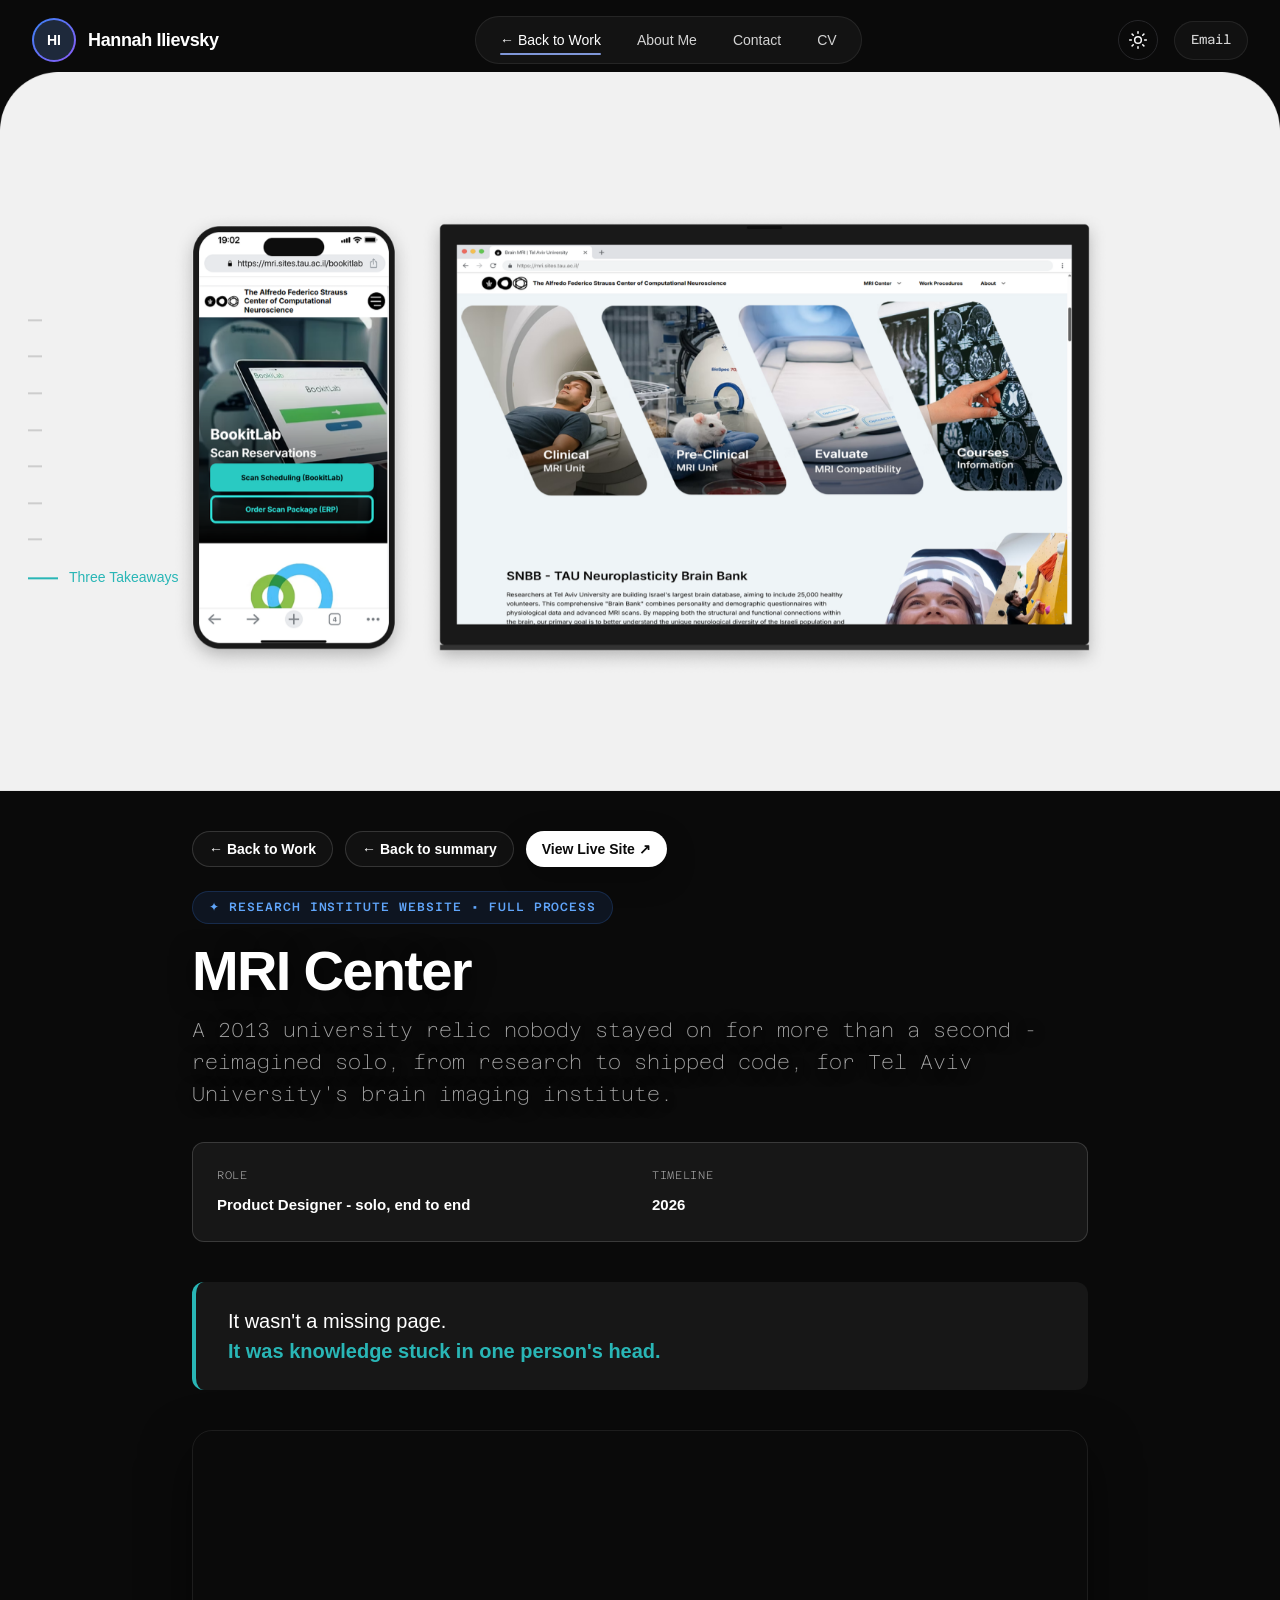
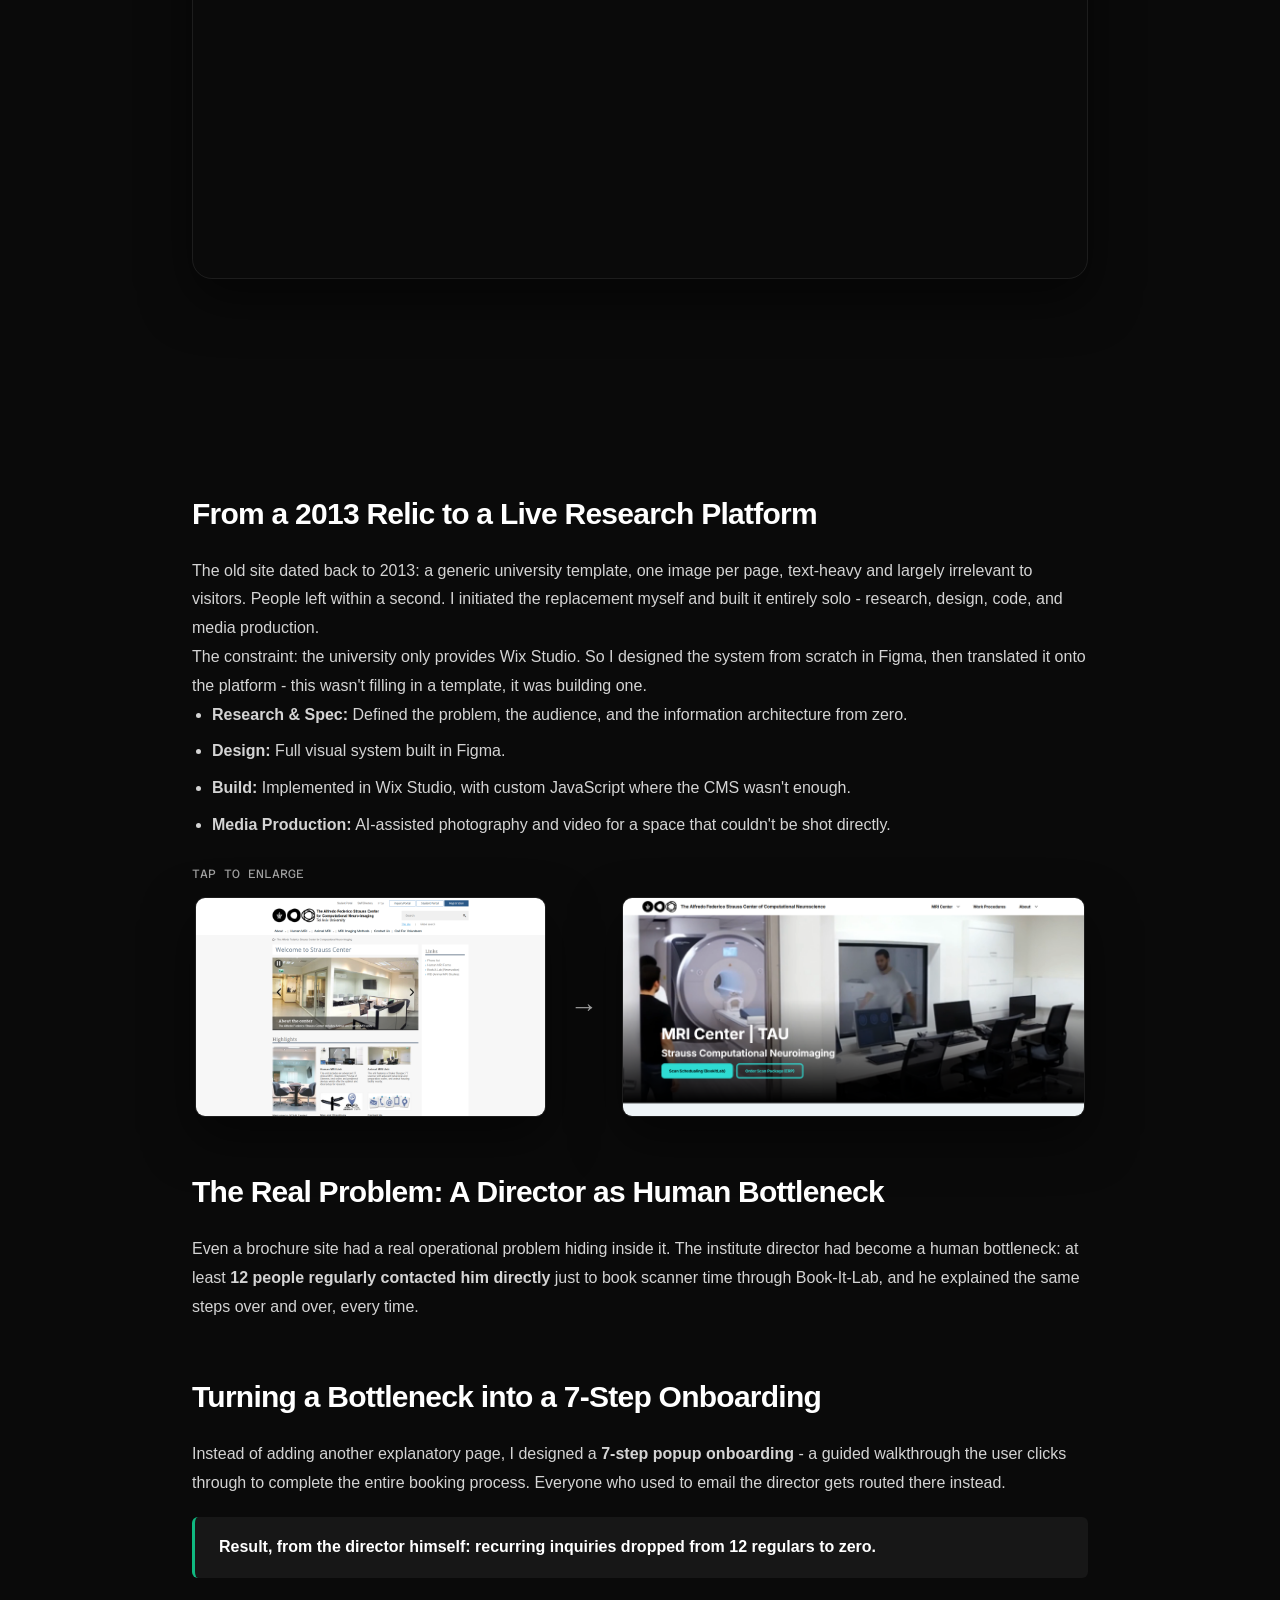
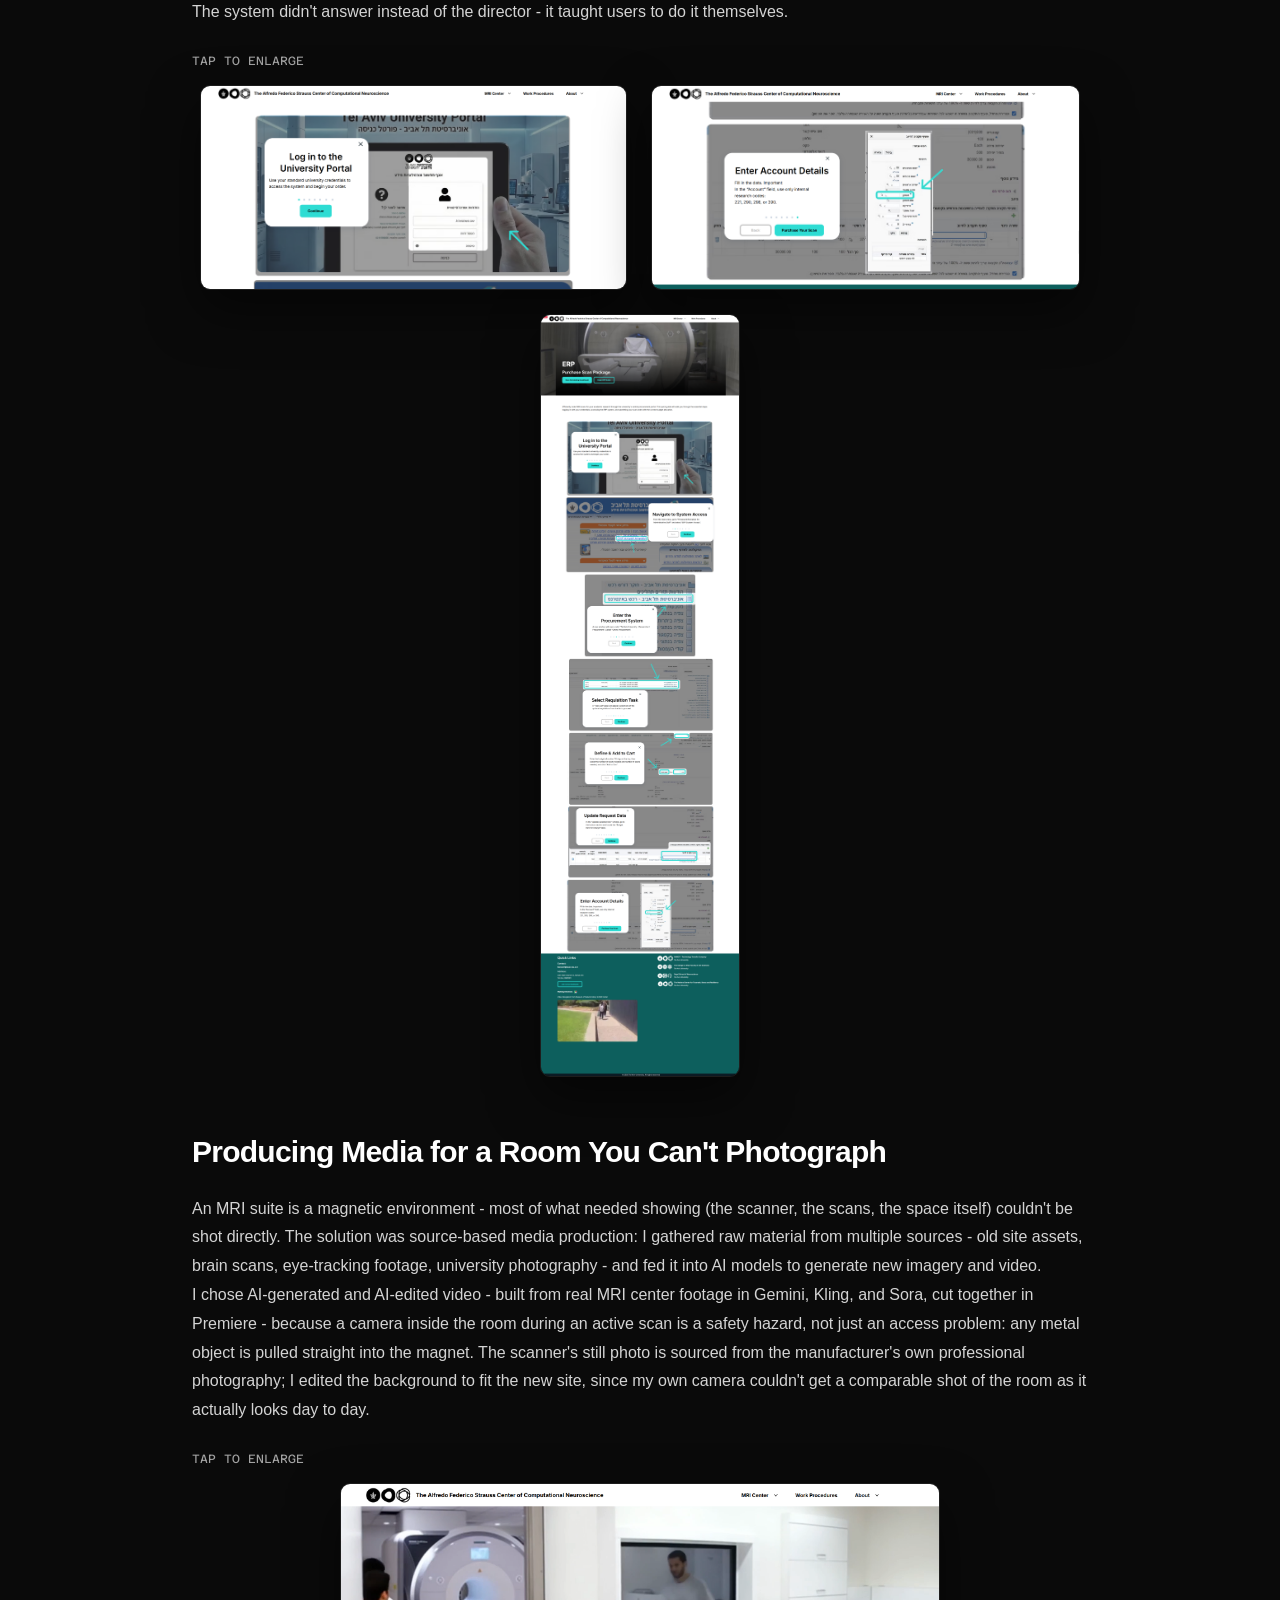
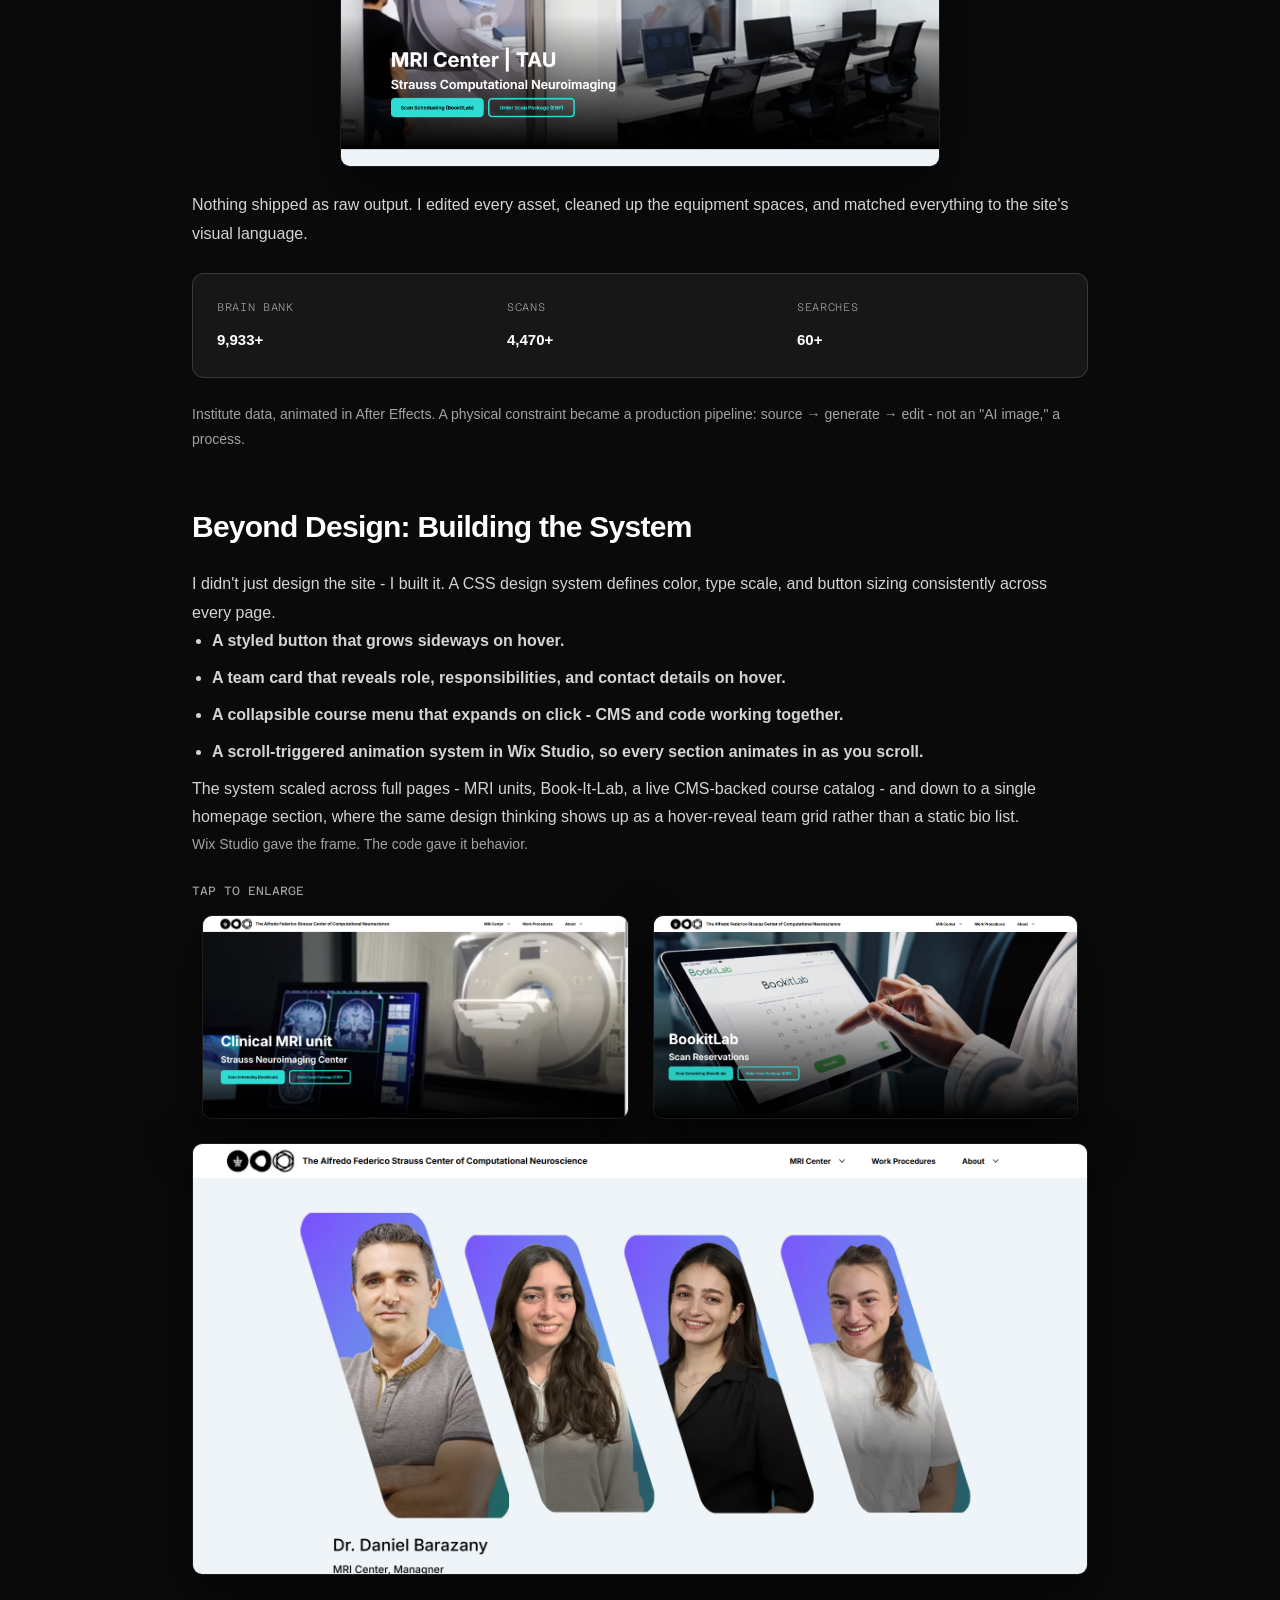
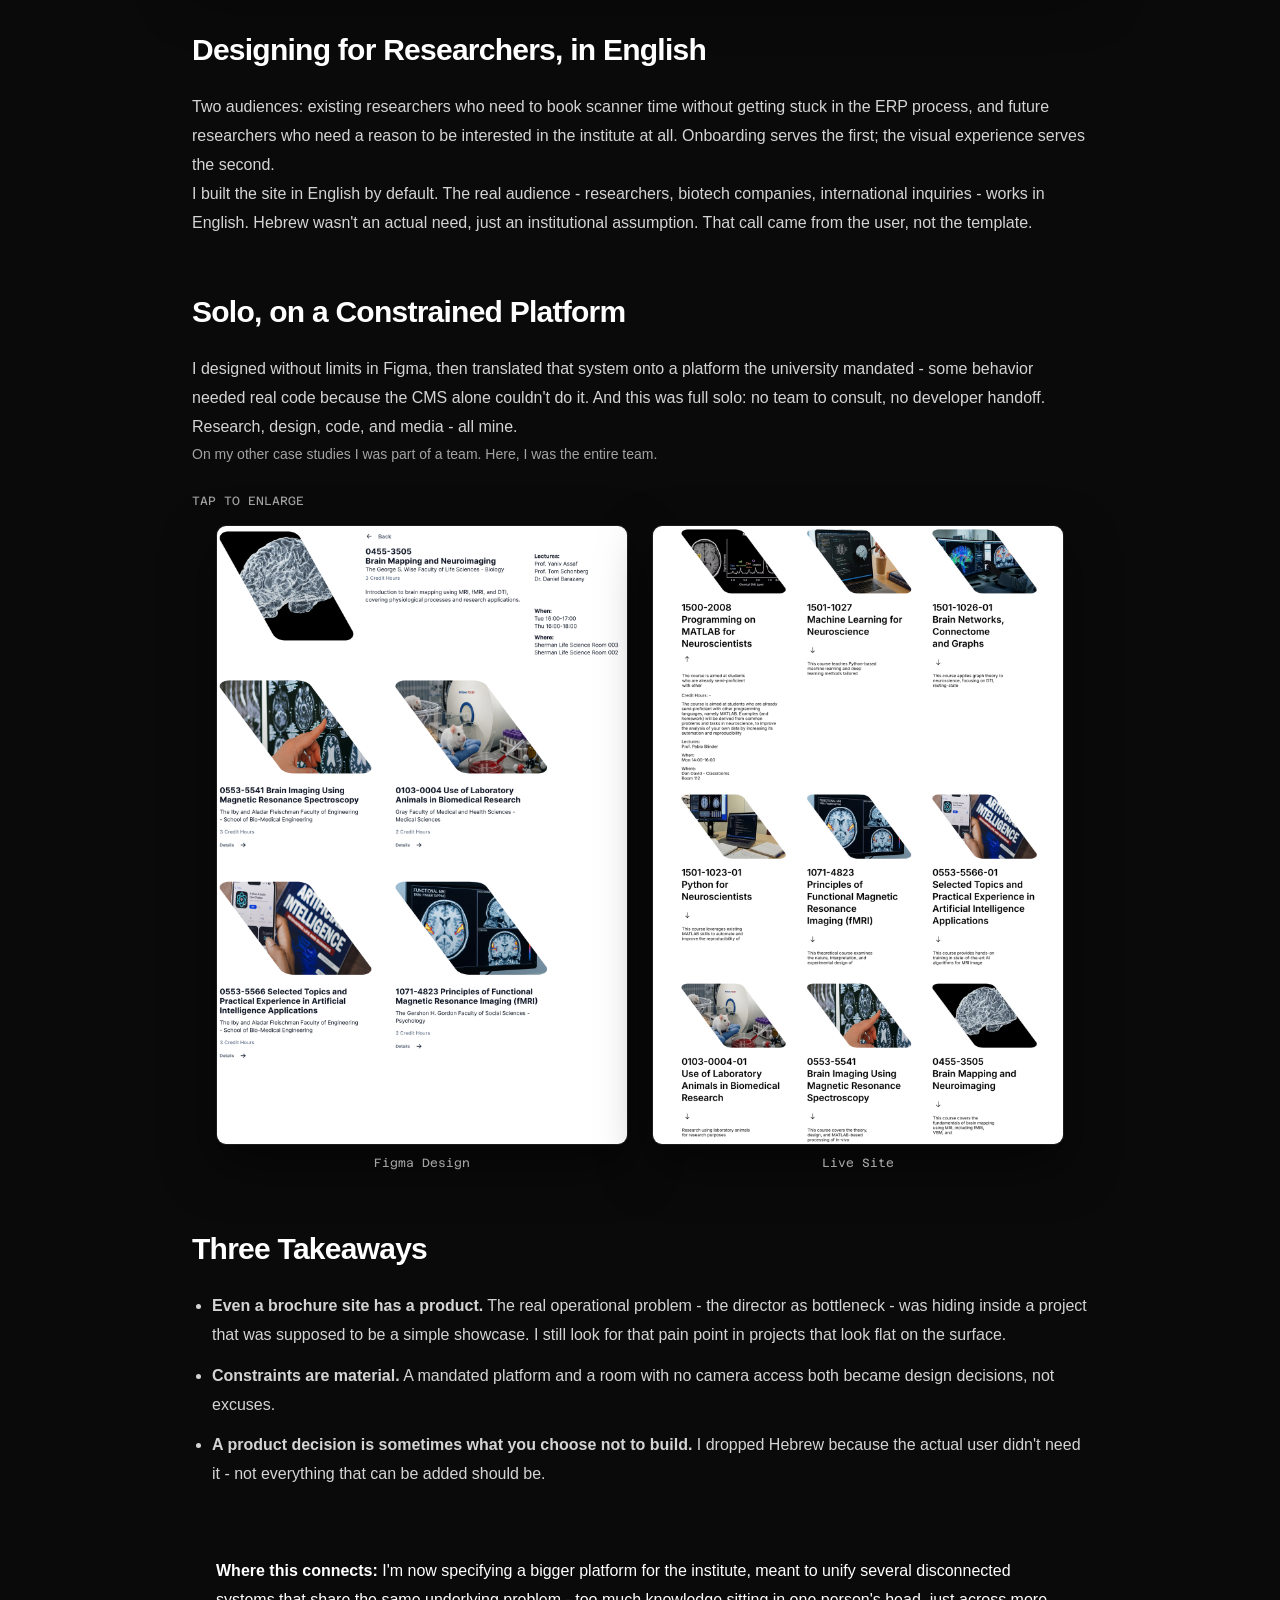
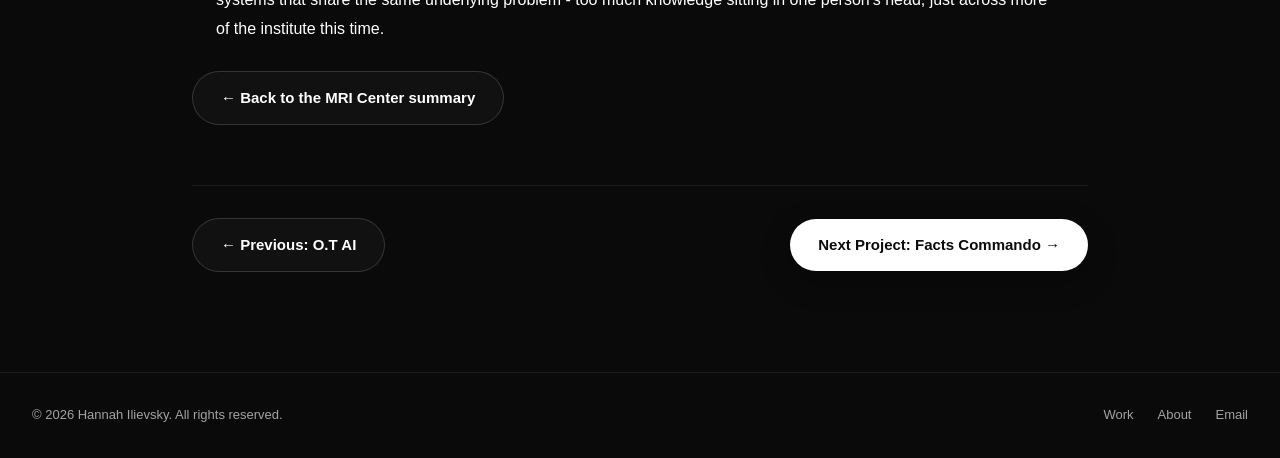
<file: mri-center-process.html>
<!DOCTYPE html>
<html lang="en" data-theme="dark">
<head>
  <meta charset="UTF-8">
  <meta name="viewport" content="width=device-width, initial-scale=1.0">
  <title>MRI Center - Full Process | Hannah Ilievsky</title>
  <meta name="description" content="MRI Center case study by Hannah Ilievsky, UX/UI Designer & Product Designer. A 2013 university site rebuilt solo - research, design system, Wix Studio build, and AI-assisted media production for Tel Aviv University's brain imaging institute.">

  <!-- Favicon -->
  <link rel="icon" href="favicon.svg" type="image/svg+xml">
  <link rel="icon" href="favicon-32.png" sizes="32x32" type="image/png">
  <link rel="apple-touch-icon" href="favicon-180.png">
  
  <!-- Fonts: Satoshi & Azeret Mono -->
  <link rel="preconnect" href="https://fonts.googleapis.com">
  <link rel="preconnect" href="https://fonts.gstatic.com" crossorigin>
  <link href="https://api.fontshare.com/v2/css?f[]=satoshi@900,700,500,400,300&display=swap" rel="stylesheet">
  <link href="https://fonts.googleapis.com/css2?family=Azeret+Mono:ital,wght@0,100..900;1,100..900&display=swap" rel="stylesheet">
  
  <!-- Stylesheets -->
  <link rel="stylesheet" href="styles.css">
  
  <!-- JavaScript -->
  <script src="script.js" defer></script>

  <!-- Microsoft Clarity -->
  <script type="text/javascript">
      (function(c,l,a,r,i,t,y){
          c[a]=c[a]||function(){(c[a].q=c[a].q||[]).push(arguments)};
          t=l.createElement(r);t.async=1;t.src="https://www.clarity.ms/tag/"+i;
          y=l.getElementsByTagName(r)[0];y.parentNode.insertBefore(t,y);
      })(window, document, "clarity", "script", "lbghj02u36");
  </script>
  <!-- Google tag (G-ENVJSMN6GF) -->
  <script async src="https://www.googletagmanager.com/gtm.js?id=G-ENVJSMN6GF"></script>
  <script>
    window.dataLayer = window.dataLayer || [];
    function gtag(){dataLayer.push(arguments);}
    gtag('js', new Date());
  </script>
</head>
<body class="case-study-page">

  <!-- ==========================================================================
       HEADER & NAVIGATION
       ========================================================================== -->
  <header class="navbar-wrapper scrolled">
    <div class="container">
      <nav class="navbar" aria-label="Main Navigation">
        
        <a href="index.html" class="nav-brand">
          <div class="brand-avatar">
            <div style="width:100%;height:100%;border-radius:50%;background:#1e293b;color:#fff;display:flex;align-items:center;justify-content:center;font-weight:700;font-family:var(--font-heading);font-size:14px;">HI</div>
          </div>
          <span class="brand-logo-text">Hannah Ilievsky</span>
        </a>

        <button class="nav-toggle" id="nav-toggle" aria-label="Toggle navigation menu" aria-expanded="false">☰</button>

        <div class="nav-menu">
          <a href="index.html#work" class="nav-link active">← Back to Work</a>
          <a href="index.html#about" class="nav-link">About Me</a>
          <a href="index.html#contact" class="nav-link">Contact</a>
          <a href="Hannah-Ilievsky-CV.pdf" class="nav-link" download>CV</a>
        </div>

        <div class="nav-actions">
          <button class="theme-toggle-btn" id="theme-toggle" type="button" aria-label="Switch to light mode" title="Switch to light mode">
            <svg class="theme-icon theme-icon--sun" width="20" height="20" viewBox="0 0 24 24" fill="none" stroke="currentColor" stroke-width="1.5" stroke-linecap="round" stroke-linejoin="round" aria-hidden="true" focusable="false"><circle cx="12" cy="12" r="4"/><path d="M12 2v2M12 20v2M4.93 4.93l1.41 1.41M17.66 17.66l1.41 1.41M2 12h2M20 12h2M6.34 17.66l-1.41 1.41M19.07 4.93l-1.41 1.41"/></svg>
            <svg class="theme-icon theme-icon--moon" width="20" height="20" viewBox="0 0 24 24" fill="none" stroke="currentColor" stroke-width="1.5" stroke-linecap="round" stroke-linejoin="round" aria-hidden="true" focusable="false"><path d="M12 3a6 6 0 0 0 9 9 9 9 0 1 1-9-9Z"/></svg>
          </button>
          <a href="mailto:ilievskyhannah@gmail.com" class="social-btn" style="padding:8px 16px;">
            <span>Email</span>
          </a>
        </div>

      </nav>
    </div>
  </header>

  <!-- ==========================================================================
       SECTION 1: HERO (Full-Bleed Main Photo Header, Edge-to-Edge)
       ========================================================================== -->
  <section class="case-study-hero-fullbleed">
    <img src="./mri-header-hero.png" alt="MRI Center Full-Bleed Hero Showcase">
  </section>

  <!-- ==========================================================================
       SECTIONS 2-6: CASE STUDY CONTENT CONTAINER
       ========================================================================== -->
  <main class="section" style="padding-top: 40px;">
    <div class="container" style="max-width: 960px;">
      
      <div style="display:flex; gap:12px; flex-wrap:wrap; margin-bottom: 24px;">
        <a href="index.html#work" class="btn-secondary" style="font-size: 14px; padding: 6px 16px;">← Back to Work</a>
        <a href="mri-center.html" class="btn-secondary" style="font-size: 14px; padding: 6px 16px;">← Back to summary</a>
        <a href="https://mri.sites.tau.ac.il" target="_blank" rel="noopener" class="btn-primary" style="font-size: 14px; padding: 6px 16px;">View Live Site ↗</a>
      </div>

      <!-- Section 2: Title & Subtitle (Unboxed) -->
      <div class="hero-badge" style="margin-bottom: 16px;">✦ Research Institute Website • Full process</div>
      <h1 class="hero-title" style="font-family: var(--font-heading); font-size: clamp(32px, 5vw, 56px); font-weight: 700; color: var(--text-h1); margin-bottom: 12px; text-align: left;">
        MRI Center
      </h1>
      <p class="hero-subtitle" style="font-family: var(--font-mono); font-weight: 100; color: var(--text-subtitle); text-align: left; margin: 0 0 32px 0; max-width: 100%;">
        A 2013 university relic nobody stayed on for more than a second - reimagined solo, from research to shipped code, for Tel Aviv University's brain imaging institute.
      </p>

      <!-- Section 3: Metadata Box (Role & Timeline Only, Boxed) -->
      <div class="case-study-meta-grid" style="margin-bottom: 40px;">
        <div class="meta-item">
          <span class="meta-label">ROLE</span>
          <span class="meta-val">Product Designer - solo, end to end</span>
        </div>
        <div class="meta-item">
          <span class="meta-label">TIMELINE</span>
          <span class="meta-val">2026</span>
        </div>
      </div>

      <!-- Quote Callout Banner -->
      <div style="background: var(--bg-secondary); border-left: 4px solid var(--accent-primary); border-radius: var(--radius-md); padding: 24px 32px; margin-bottom: 40px;">
        <p style="font-family: var(--font-heading); font-size: 20px; font-weight: 500; color: var(--text-primary); margin: 0; line-height: 1.5;">
          It wasn't a missing page.<br>
          <span style="color: var(--accent-primary); font-weight: 700;">It was knowledge stuck in one person's head.</span>
        </p>
      </div>

      <!-- High-Res Image Showcase -->
      <div style="margin: 32px 0;">
        <video src="./mri-showcase-erp.mp4" autoplay loop muted playsinline style="width: 100%; display: block; border-radius: 20px; border: 1px solid var(--border-subtle); box-shadow: var(--shadow-lg);"></video>
      </div>

      <!-- Article Detailed Content -->
      <article style="margin-top: 48px; line-height: 1.8; color: var(--text-secondary);">

        <nav aria-label="Contents" class="toc">
          <p class="toc-label">CONTENTS</p>
          <ul class="toc-list"><li><a class="toc-link" href="#s1"><span class="toc-dot"></span><span class="toc-txt"></span></a></li><li><a class="toc-link" href="#s2"><span class="toc-dot"></span><span class="toc-txt"></span></a></li><li><a class="toc-link" href="#s3"><span class="toc-dot"></span><span class="toc-txt"></span></a></li><li><a class="toc-link" href="#s4"><span class="toc-dot"></span><span class="toc-txt"></span></a></li><li><a class="toc-link" href="#s5"><span class="toc-dot"></span><span class="toc-txt"></span></a></li><li><a class="toc-link" href="#s6"><span class="toc-dot"></span><span class="toc-txt"></span></a></li><li><a class="toc-link" href="#s7"><span class="toc-dot"></span><span class="toc-txt"></span></a></li><li><a class="toc-link" href="#s8"><span class="toc-dot"></span><span class="toc-txt"></span></a></li></ul>
        </nav>

        <section id="s1" data-nav-label="The 2013 Relic" style="margin-bottom: 48px;">
          <h2 style="font-family: var(--font-heading); font-size: 30px; font-weight: 600; letter-spacing: -0.025em; color: var(--text-primary); margin-bottom: 16px;">
            From a 2013 Relic to a Live Research Platform
          </h2>
          <p>
            The old site dated back to 2013: a generic university template, one image per page, text-heavy and largely irrelevant to visitors. People left within a second. I initiated the replacement myself and built it entirely solo - research, design, code, and media production.
          </p>
          <p>
            The constraint: the university only provides Wix Studio. So I designed the system from scratch in Figma, then translated it onto the platform - this wasn't filling in a template, it was building one.
          </p>
          <ul style="padding-left: 20px; font-size: 16px; margin-bottom: 8px;">
            <li style="margin-bottom: 8px;"><strong>Research & Spec:</strong> Defined the problem, the audience, and the information architecture from zero.</li>
            <li style="margin-bottom: 8px;"><strong>Design:</strong> Full visual system built in Figma.</li>
            <li style="margin-bottom: 8px;"><strong>Build:</strong> Implemented in Wix Studio, with custom JavaScript where the CMS wasn't enough.</li>
            <li style="margin-bottom: 8px;"><strong>Media Production:</strong> AI-assisted photography and video for a space that couldn't be shot directly.</li>
          </ul>

          <p style="font-family: var(--font-mono); font-size: 12px; color: var(--text-muted); margin: 24px 0 12px;">TAP TO ENLARGE</p>
          <div style="display:flex; flex-wrap:wrap; justify-content:center; align-items:flex-start; gap:24px;">
            <img class="zoomable h-homepage" data-group="homepage-before-after" data-cap="The center's site before the redesign - a template carousel, cramped navigation, no video or interaction." src="./mri-homepage-old.png" alt="Old MRI Center homepage, template carousel" style="display:block; border-radius:10px; border:1px solid var(--border-subtle); box-shadow:var(--shadow-lg);">
            <span class="pair-arrow" aria-hidden="true">→</span>
            <img class="zoomable h-homepage" data-group="homepage-before-after" data-cap="I chose a full-bleed video over static photography for the homepage - the center's work needed to be seen moving, not framed in a carousel." src="./mri-homepage-new.png" alt="New MRI Center homepage, full-bleed video hero" style="display:block; border-radius:10px; border:1px solid var(--border-subtle); box-shadow:var(--shadow-lg);">
          </div>
        </section>

        <section id="s2" data-nav-label="The Real Problem" style="margin-bottom: 48px;">
          <h2 style="font-family: var(--font-heading); font-size: 30px; font-weight: 600; letter-spacing: -0.025em; color: var(--text-primary); margin-bottom: 16px;">
            The Real Problem: A Director as Human Bottleneck
          </h2>
          <p>
            Even a brochure site had a real operational problem hiding inside it. The institute director had become a human bottleneck: at least <strong>12 people regularly contacted him directly</strong> just to book scanner time through Book-It-Lab, and he explained the same steps over and over, every time.
          </p>
        </section>

        <section id="s3" data-nav-label="The Onboarding Fix" style="margin-bottom: 48px;">
          <h2 style="font-family: var(--font-heading); font-size: 30px; font-weight: 600; letter-spacing: -0.025em; color: var(--text-primary); margin-bottom: 16px;">
            Turning a Bottleneck into a 7-Step Onboarding
          </h2>
          <p>
            Instead of adding another explanatory page, I designed a <strong>7-step popup onboarding</strong> - a guided walkthrough the user clicks through to complete the entire booking process. Everyone who used to email the director gets routed there instead.
          </p>
          <div style="background: var(--bg-secondary); border-left: 3px solid var(--accent-emerald); padding: 16px 24px; margin: 20px 0; border-radius: var(--radius-sm);">
            <p style="margin: 0; font-weight: 600; color: var(--text-primary);">
              Result, from the director himself: recurring inquiries dropped from <strong>12 regulars to zero</strong>.
            </p>
          </div>
          <p>
            The system didn't answer instead of the director - it taught users to do it themselves.
          </p>

          <p style="font-family: var(--font-mono); font-size: 12px; color: var(--text-muted); margin: 24px 0 12px;">TAP TO ENLARGE</p>
          <div style="display:flex; flex-wrap:wrap; justify-content:center; align-items:flex-start; gap:24px; margin-bottom:24px;">
            <img class="zoomable h-onboarding" data-group="onboarding-flow" data-cap="Step 1 of 7: logging into the university portal. I chose an annotated overlay, not a written manual - the confusion was in the portal itself, so the guide had to live on top of it." src="./mri-onboarding-step1.png" alt="Onboarding step 1 of 7, annotated overlay prompting login to the university portal" style="display:block; border-radius:10px; border:1px solid var(--border-subtle); box-shadow:var(--shadow-lg);">
            <img class="zoomable h-onboarding" data-group="onboarding-flow" data-cap="Step 7 of 7: entering account details and purchasing the scan - seven steps, ending in a single clear action, not a form buried at the end of a manual." src="./mri-onboarding-step7.png" alt="Onboarding step 7 of 7, annotated overlay for entering account details and purchasing the scan" style="display:block; border-radius:10px; border:1px solid var(--border-subtle); box-shadow:var(--shadow-lg);">
          </div>
          <img class="zoomable" data-group="onboarding-flow" data-cap="The full seven-step sequence, end to end, overlaid directly on the university's own ERP portal." src="./mri-onboarding-fullflow.png" alt="Full seven-step onboarding sequence overlaid on the university ERP portal, top to bottom" style="max-width:200px; width:100%; display:block; margin:0 auto; border-radius:10px; border:1px solid var(--border-subtle); box-shadow:var(--shadow-lg);">
        </section>

        <section id="s4" data-nav-label="Producing the Media" style="margin-bottom: 48px;">
          <h2 style="font-family: var(--font-heading); font-size: 30px; font-weight: 600; letter-spacing: -0.025em; color: var(--text-primary); margin-bottom: 16px;">
            Producing Media for a Room You Can't Photograph
          </h2>
          <p>
            An MRI suite is a magnetic environment - most of what needed showing (the scanner, the scans, the space itself) couldn't be shot directly. The solution was source-based media production: I gathered raw material from multiple sources - old site assets, brain scans, eye-tracking footage, university photography - and fed it into AI models to generate new imagery and video.
          </p>
          <p>
            I chose AI-generated and AI-edited video - built from real MRI center footage in Gemini, Kling, and Sora, cut together in Premiere - because a camera inside the room during an active scan is a safety hazard, not just an access problem: any metal object is pulled straight into the magnet. The scanner's still photo is sourced from the manufacturer's own professional photography; I edited the background to fit the new site, since my own camera couldn't get a comparable shot of the room as it actually looks day to day.
          </p>

          <p style="font-family: var(--font-mono); font-size: 12px; color: var(--text-muted); margin: 24px 0 12px;">TAP TO ENLARGE</p>
          <img class="zoomable" data-group="media-safety" data-cap="I chose AI-generated video over on-location footage - built from real MRI center material, because a camera can't safely be in the room during an active scan." src="./mri-homepage-new.png" alt="MRI Center homepage video hero" style="max-width:600px; width:100%; display:block; margin:0 auto 24px; border-radius:10px; border:1px solid var(--border-subtle); box-shadow:var(--shadow-lg);">

          <p>
            Nothing shipped as raw output. I edited every asset, cleaned up the equipment spaces, and matched everything to the site's visual language.
          </p>
          <div class="case-study-meta-grid" style="margin: 24px 0;">
            <div class="meta-item">
              <span class="meta-label">BRAIN BANK</span>
              <span class="meta-val">9,933+</span>
            </div>
            <div class="meta-item">
              <span class="meta-label">SCANS</span>
              <span class="meta-val">4,470+</span>
            </div>
            <div class="meta-item">
              <span class="meta-label">SEARCHES</span>
              <span class="meta-val">60+</span>
            </div>
          </div>
          <p style="font-size: 14px; color: var(--text-muted);">
            Institute data, animated in After Effects. A physical constraint became a production pipeline: source → generate → edit - not an "AI image," a process.
          </p>
        </section>

        <section id="s5" data-nav-label="Building the System" style="margin-bottom: 48px;">
          <h2 style="font-family: var(--font-heading); font-size: 30px; font-weight: 600; letter-spacing: -0.025em; color: var(--text-primary); margin-bottom: 16px;">
            Beyond Design: Building the System
          </h2>
          <p>
            I didn't just design the site - I built it. A CSS design system defines color, type scale, and button sizing consistently across every page.
          </p>
          <ul style="padding-left: 20px; font-size: 16px; margin-bottom: 8px;">
            <li style="margin-bottom: 8px;"><strong>A styled button that grows sideways on hover.</strong></li>
            <li style="margin-bottom: 8px;"><strong>A team card that reveals role, responsibilities, and contact details on hover.</strong></li>
            <li style="margin-bottom: 8px;"><strong>A collapsible course menu that expands on click - CMS and code working together.</strong></li>
            <li style="margin-bottom: 8px;"><strong>A scroll-triggered animation system in Wix Studio, so every section animates in as you scroll.</strong></li>
          </ul>
          <p>
            The system scaled across full pages - MRI units, Book-It-Lab, a live CMS-backed course catalog - and down to a single homepage section, where the same design thinking shows up as a hover-reveal team grid rather than a static bio list.
          </p>
          <p style="font-size: 14px; color: var(--text-muted);">Wix Studio gave the frame. The code gave it behavior.</p>

          <p style="font-family: var(--font-mono); font-size: 12px; color: var(--text-muted); margin: 24px 0 12px;">TAP TO ENLARGE</p>
          <div style="display:flex; flex-wrap:wrap; justify-content:center; align-items:flex-start; gap:24px; margin-bottom:24px;">
            <img class="zoomable h-system" data-group="system-scale" data-cap="The same page template, applied to the physical facility. (Scanner photo: the manufacturer's own professional photography, background edited to match the site - not mine.)" src="./mri-clinical-unit.png" alt="Clinical MRI unit page" style="display:block; border-radius:10px; border:1px solid var(--border-subtle); box-shadow:var(--shadow-lg);">
            <img class="zoomable h-system" data-group="system-scale" data-cap="The same template, applied to a software interface - proving it wasn't built for one kind of content." src="./mri-bookitlab.png" alt="Book-It-Lab scheduling interface page" style="display:block; border-radius:10px; border:1px solid var(--border-subtle); box-shadow:var(--shadow-lg);">
          </div>
          <img class="zoomable" data-group="team-grid" data-cap="I chose a hover-reveal for the team, not static bios, to keep the page visually calm by default while still letting a visitor find out who's who." src="./mri-team-hover.png" alt="Team page, hover-reveal cards" style="width:100%; display:block; border-radius:10px; border:1px solid var(--border-subtle); box-shadow:var(--shadow-lg);">
        </section>

        <section id="s6" data-nav-label="Designing in English" style="margin-bottom: 48px;">
          <h2 style="font-family: var(--font-heading); font-size: 30px; font-weight: 600; letter-spacing: -0.025em; color: var(--text-primary); margin-bottom: 16px;">
            Designing for Researchers, in English
          </h2>
          <p>
            Two audiences: existing researchers who need to book scanner time without getting stuck in the ERP process, and future researchers who need a reason to be interested in the institute at all. Onboarding serves the first; the visual experience serves the second.
          </p>
          <p>
            I built the site in English by default. The real audience - researchers, biotech companies, international inquiries - works in English. Hebrew wasn't an actual need, just an institutional assumption. That call came from the user, not the template.
          </p>
        </section>

        <section id="s7" data-nav-label="Solo, Constrained" style="margin-bottom: 48px;">
          <h2 style="font-family: var(--font-heading); font-size: 30px; font-weight: 600; letter-spacing: -0.025em; color: var(--text-primary); margin-bottom: 16px;">
            Solo, on a Constrained Platform
          </h2>
          <p>
            I designed without limits in Figma, then translated that system onto a platform the university mandated - some behavior needed real code because the CMS alone couldn't do it. And this was full solo: no team to consult, no developer handoff. Research, design, code, and media - all mine.
          </p>
          <p style="font-size: 14px; color: var(--text-muted);">On my other case studies I was part of a team. Here, I was the entire team.</p>

          <p style="font-family: var(--font-mono); font-size: 12px; color: var(--text-muted); margin: 24px 0 12px;">TAP TO ENLARGE</p>
          <div style="display:flex; flex-wrap:wrap; justify-content:center; align-items:flex-start; gap:24px;">
            <div style="display:flex; flex-direction:column; align-items:center; gap:8px;">
              <img class="zoomable h-courses" data-group="courses-layout" data-cap="The design opened course details horizontally - a full-width row spanning the grid, with description, teaching staff and logistics in three columns." src="./mri-courses-figma-expanded.png" alt="Courses page, Figma design, course detail expanding as a horizontal row across the full grid width" style="display:block; border-radius:10px; border:1px solid var(--border-subtle); box-shadow:var(--shadow-lg);">
              <span style="font-family: var(--font-mono); font-size: 12px; color: var(--text-muted);">Figma Design</span>
            </div>
            <div style="display:flex; flex-direction:column; align-items:center; gap:8px;">
              <img class="zoomable h-courses" data-group="courses-layout" data-cap="The platform's repeater couldn't break a panel out of its grid cell, so details stack vertically inside the card. The row grows downward and its neighbours hold their place." src="./mri-courses-wix-expanded.png" alt="Courses page, live Wix build, course detail expanding vertically inside a single card's column" style="display:block; border-radius:10px; border:1px solid var(--border-subtle); box-shadow:var(--shadow-lg);">
              <span style="font-family: var(--font-mono); font-size: 12px; color: var(--text-muted);">Live Site</span>
            </div>
          </div>
        </section>

        <section id="s8" data-nav-label="Three Takeaways" style="margin-bottom: 48px;">
          <h2 style="font-family: var(--font-heading); font-size: 30px; font-weight: 600; letter-spacing: -0.025em; color: var(--text-primary); margin-bottom: 16px;">
            Three Takeaways
          </h2>
          <ul style="padding-left: 20px; font-size: 16px; margin-bottom: 8px;">
            <li style="margin-bottom: 12px;"><strong>Even a brochure site has a product.</strong> The real operational problem - the director as bottleneck - was hiding inside a project that was supposed to be a simple showcase. I still look for that pain point in projects that look flat on the surface.</li>
            <li style="margin-bottom: 12px;"><strong>Constraints are material.</strong> A mandated platform and a room with no camera access both became design decisions, not excuses.</li>
            <li style="margin-bottom: 12px;"><strong>A product decision is sometimes what you choose not to build.</strong> I dropped Hebrew because the actual user didn't need it - not everything that can be added should be.</li>
          </ul>
        </section>

        <div style="padding: 20px 24px; font-size: 16px; color: var(--text-primary);">
          <strong>Where this connects:</strong> I'm now specifying a bigger platform for the institute, meant to unify several disconnected systems that share the same underlying problem - too much knowledge sitting in one person's head, just across more of the institute this time.
        </div>

      </article>

      <div class="cs-back-summary">
        <a href="mri-center.html" class="btn-secondary">← Back to the MRI Center summary</a>
      </div>

      <!-- Bottom Page Navigation -->
      <div class="case-nav-footer">
        <a href="ot-ai.html" class="btn-secondary">← Previous: O.T AI</a>
        <a href="facts-commando.html" class="btn-primary">Next Project: Facts Commando →</a>
      </div>

    </div>
  </main>

  <!-- ==========================================================================
       FOOTER
       ========================================================================== -->
  <footer class="footer">
    <div class="container">
      <div class="footer-inner">
        <span>© 2026 Hannah Ilievsky. All rights reserved.</span>
        <div style="display:flex; gap:24px;">
          <a href="index.html#work">Work</a>
          <a href="index.html#about">About</a>
          <a href="mailto:ilievskyhannah@gmail.com">Email</a>
        </div>
      </div>
    </div>
  </footer>


<style>
.toc{position:sticky;top:64px;z-index:40;margin:0 0 44px;padding:14px 0 12px;transition:padding .2s}
.toc.stuck{padding-top:10px;padding-bottom:10px;
 background:var(--bg-glass,rgba(10,10,10,.82));backdrop-filter:blur(16px);-webkit-backdrop-filter:blur(16px)}
@supports not ((backdrop-filter:blur(1px)) or (-webkit-backdrop-filter:blur(1px))){
 .toc.stuck{background:var(--bg-secondary)}
}
.toc-label{font-family:var(--font-mono);font-size:12px;color:var(--text-muted);letter-spacing:.14em;margin:0 0 12px;transition:opacity .2s,height .2s,margin .2s}
.toc.stuck .toc-label{opacity:0;height:0;margin:0;overflow:hidden}
.toc-list{list-style:none;padding:2px 0;margin:0;display:flex;flex-wrap:wrap;gap:10px}
.toc-link{display:inline-block;white-space:nowrap;padding:8px 16px;border:1px solid var(--border-subtle);border-radius:999px;font-size:14px;color:var(--text-secondary);text-decoration:none;transition:color .18s,border-color .18s,background .18s}
.toc-link:hover,.toc-link:focus-visible{color:var(--accent-primary);border-color:var(--accent-primary);background:var(--bg-secondary)}
.toc-link.active{color:var(--accent-primary);border-color:var(--accent-primary);background:var(--bg-secondary)}
@media(max-width:760px){
 .toc{top:56px}
 .toc-list{flex-wrap:nowrap;overflow-x:auto;scrollbar-width:none;-ms-overflow-style:none;
  scroll-snap-type:x proximity;padding-bottom:4px}
 .toc-list::-webkit-scrollbar{display:none}
 .toc-link{scroll-snap-align:start}
}
article section[id]{scroll-margin-top:8.5rem}

.toc-dot{display:none}
@media(min-width:1280px){
 .toc.rail{position:fixed;top:50%;left:28px;transform:translateY(-50%);width:auto;margin:0;padding:0;
  background:none;backdrop-filter:none;-webkit-backdrop-filter:none;border:0;box-shadow:none;z-index:60}
 .toc.rail .toc-label{display:none}
 .toc.rail .toc-list{flex-direction:column;align-items:flex-start;gap:15px;overflow:visible;padding:0}
 .toc.rail .toc-link{border:0;background:none;padding:0;display:flex;align-items:center;gap:11px;
  font-size:12px;color:var(--text-muted);transition:color .2s,font-size .2s}
 .toc.rail .toc-dot{display:block;width:14px;height:2px;background:currentColor;opacity:.45;
  transition:width .28s,opacity .28s;flex:none}
 .toc.rail .toc-link.active{color:var(--accent-primary);font-size:14px}
 .toc.rail .toc-link.active .toc-dot{width:30px;opacity:1}
 .toc.rail .toc-txt{max-width:0;opacity:0;overflow:hidden;white-space:nowrap;
  transition:max-width .3s ease,opacity .22s}
 .toc.rail .toc-link.active .toc-txt,.toc.rail:hover .toc-txt{max-width:280px;opacity:1}
 .toc.rail:hover .toc-link{color:var(--text-secondary)}
 .toc.rail:hover .toc-link.active{color:var(--accent-primary)}
 .toc.rail .toc-link:hover .toc-dot{width:24px;opacity:.9}
 article section[id]{scroll-margin-top:5rem}
}

.zoomable{cursor:zoom-in;transition:opacity .2s}.zoomable:hover{opacity:.86}
.h-match{height:450px;width:auto;max-width:100%}
@media(max-width:900px){.h-match{height:auto;width:100%;max-width:320px}}
.h-match-sm{height:156px;width:auto;max-width:100%}
@media(max-width:900px){.h-match-sm{height:auto;width:100%;max-width:220px}}
.h-homepage{height:220px;width:auto;max-width:100%}
@media(max-width:900px){.h-homepage{height:auto;width:100%;max-width:320px}}
.pair-arrow{font-size:28px;color:var(--text-muted);align-self:center;flex-shrink:0;line-height:1}
@media(max-width:900px){.pair-arrow{transform:rotate(90deg)}}
.h-onboarding{height:205px;width:auto;max-width:100%}
@media(max-width:900px){.h-onboarding{height:auto;width:100%;max-width:320px}}
.h-system{height:204px;width:auto;max-width:100%}
@media(max-width:900px){.h-system{height:auto;width:100%;max-width:320px}}
.h-courses{height:620px;width:auto;max-width:100%}
@media(max-width:900px){.h-courses{height:auto;width:100%;max-width:320px}}
#lb{position:fixed;inset:0;background:#000;display:none;align-items:center;justify-content:center;flex-direction:column;z-index:9999;padding:24px}
#lb.on{display:flex}
#lbi{max-width:92vw;max-height:78vh;border-radius:10px}
#lbc{color:#A3A3A3;font-size:14px;margin:16px 0 6px;max-width:760px;text-align:center;line-height:1.5}
#lbn{font-family:var(--font-mono);font-size:12px;color:#666;letter-spacing:.1em}
#lb button{background:none;border:0;color:#fff;cursor:pointer;position:absolute}
#lbx{top:18px;right:24px;font-size:30px;line-height:1}
.lbnav{top:50%;transform:translateY(-50%);font-size:34px;padding:18px 14px;opacity:.65;transition:opacity .2s}
.lbnav:hover{opacity:1}#lbp{left:14px}#lbnx{right:14px}
@media(max-width:640px){.lbnav{font-size:26px;padding:12px 8px}}
</style>
<div id="lb" role="dialog" aria-modal="true" aria-label="Image viewer">
  <button id="lbx" aria-label="Close">&times;</button>
  <button id="lbp" class="lbnav" aria-label="Previous">&#8249;</button>
  <button id="lbnx" class="lbnav" aria-label="Next">&#8250;</button>
  <img id="lbi" alt=""><p id="lbc"></p><span id="lbn"></span>
</div>
<script>
(function(){
 var allImgs=[].slice.call(document.querySelectorAll('.zoomable')),lb=document.getElementById('lb'),
     i=document.getElementById('lbi'),c=document.getElementById('lbc'),n=document.getElementById('lbn'),cur=0,imgs=[];
 function show(k){cur=(k+imgs.length)%imgs.length;var el=imgs[cur];
  i.src=el.src;i.alt=el.alt||'';c.textContent=el.dataset.cap||'';n.textContent=(cur+1)+' / '+imgs.length;}
 function open(el){var group=el.dataset.group;
  imgs=group?allImgs.filter(function(x){return x.dataset.group===group;}):allImgs;
  show(imgs.indexOf(el));lb.classList.add('on');document.body.style.overflow='hidden';}
 function close(){lb.classList.remove('on');document.body.style.overflow='';}
 allImgs.forEach(function(el){el.addEventListener('click',function(){open(el);});});
 document.getElementById('lbx').addEventListener('click',close);
 document.getElementById('lbp').addEventListener('click',function(e){e.stopPropagation();show(cur-1);});
 document.getElementById('lbnx').addEventListener('click',function(e){e.stopPropagation();show(cur+1);});
 lb.addEventListener('click',function(e){if(e.target===lb)close();});
 document.addEventListener('keydown',function(e){if(!lb.classList.contains('on'))return;
  if(e.key==='Escape')close();if(e.key==='ArrowRight')show(cur+1);if(e.key==='ArrowLeft')show(cur-1);});
 var sx=null;
 lb.addEventListener('touchstart',function(e){sx=e.touches[0].clientX;},{passive:true});
 lb.addEventListener('touchend',function(e){if(sx===null)return;var d=e.changedTouches[0].clientX-sx;
  if(Math.abs(d)>50)show(cur+(d<0?1:-1));sx=null;},{passive:true});
 var ls=[].slice.call(document.querySelectorAll('.toc-link')),
     secs=ls.map(function(a){return document.querySelector(a.getAttribute('href'));});
 ls.forEach(function(a,j){var s=secs[j];if(s&&s.dataset.navLabel){var t=a.querySelector('.toc-txt');if(t)t.textContent=s.dataset.navLabel;}});
 if('IntersectionObserver'in window){
  var io=new IntersectionObserver(function(es){es.forEach(function(e){if(e.isIntersecting){
    var k=secs.indexOf(e.target);ls.forEach(function(a,j){a.classList.toggle('active',j===k);});}});},
   {rootMargin:'-25% 0px -65% 0px'});
  secs.forEach(function(x){if(x)io.observe(x);});}
 var toc=document.querySelector('.toc');
 if(toc){
  var sen=document.createElement('div');sen.style.cssText='position:absolute;height:1px;width:1px';
  toc.parentNode.insertBefore(sen,toc);
  var ph=document.createElement('div');ph.style.height='0px';
  toc.parentNode.insertBefore(ph,toc);
  var wide=window.matchMedia('(min-width:1280px)'),h=0,off=false;
  function apply(){
   if(!off){toc.classList.remove('stuck','rail');ph.style.height='0px';return;}
   if(wide.matches){h=h||toc.offsetHeight;toc.classList.add('rail');toc.classList.remove('stuck');
    ph.style.height=h+'px';}
   else{toc.classList.add('stuck');toc.classList.remove('rail');ph.style.height='0px';}
  }
  if('IntersectionObserver'in window){
   new IntersectionObserver(function(e){off=!e[0].isIntersecting&&e[0].boundingClientRect.top<e[0].rootBounds.top;apply();},
    {rootMargin:'-64px 0px 0px 0px'}).observe(sen);}
  (wide.addEventListener?wide.addEventListener('change',apply):wide.addListener(apply));
  var list=toc.querySelector('.toc-list');
  new MutationObserver(function(){var a=toc.querySelector('.toc-link.active');
   if(a&&list.scrollWidth>list.clientWidth){
    var l=a.offsetLeft-list.clientWidth/2+a.offsetWidth/2;
    list.scrollTo({left:l,behavior:'smooth'});}})
   .observe(list,{subtree:true,attributes:true,attributeFilter:['class']});
 }
})();
</script>
<script>
/* Deep links (#s3 etc.) from the summary page: the browser jumps before the
   screenshots above the section have loaded, so the target drifts down.
   Jump again once everything has loaded, unless the visitor already scrolled. */
(function(){
 if(!location.hash)return;
 var moved=false;
 ['wheel','touchmove','keydown'].forEach(function(t){
  window.addEventListener(t,function(){moved=true;},{once:true,passive:true});});
 window.addEventListener('load',function(){
  if(moved)return;
  var el=document.getElementById(decodeURIComponent(location.hash.slice(1)));
  if(!el)return;
  function go(){
   if(moved)return;
   el.scrollIntoView({behavior:'instant',block:'start'});
   /* on phones the sticky contents bar sits under the nav: keep the heading clear of both */
   var cover=0;['.navbar-wrapper','.toc:not(.rail)'].forEach(function(q){
    var n=document.querySelector(q);if(n)cover=Math.max(cover,n.getBoundingClientRect().bottom);});
   var gap=el.getBoundingClientRect().top-(cover+16);
   if(gap<0)window.scrollBy({top:gap,behavior:'instant'});
  }
  /* the contents nav turns into the side rail once scrolled past, which shifts
     the page; jump again after it has settled */
  go();setTimeout(go,350);
 });
})();
</script>
</body>
</html>
</file>
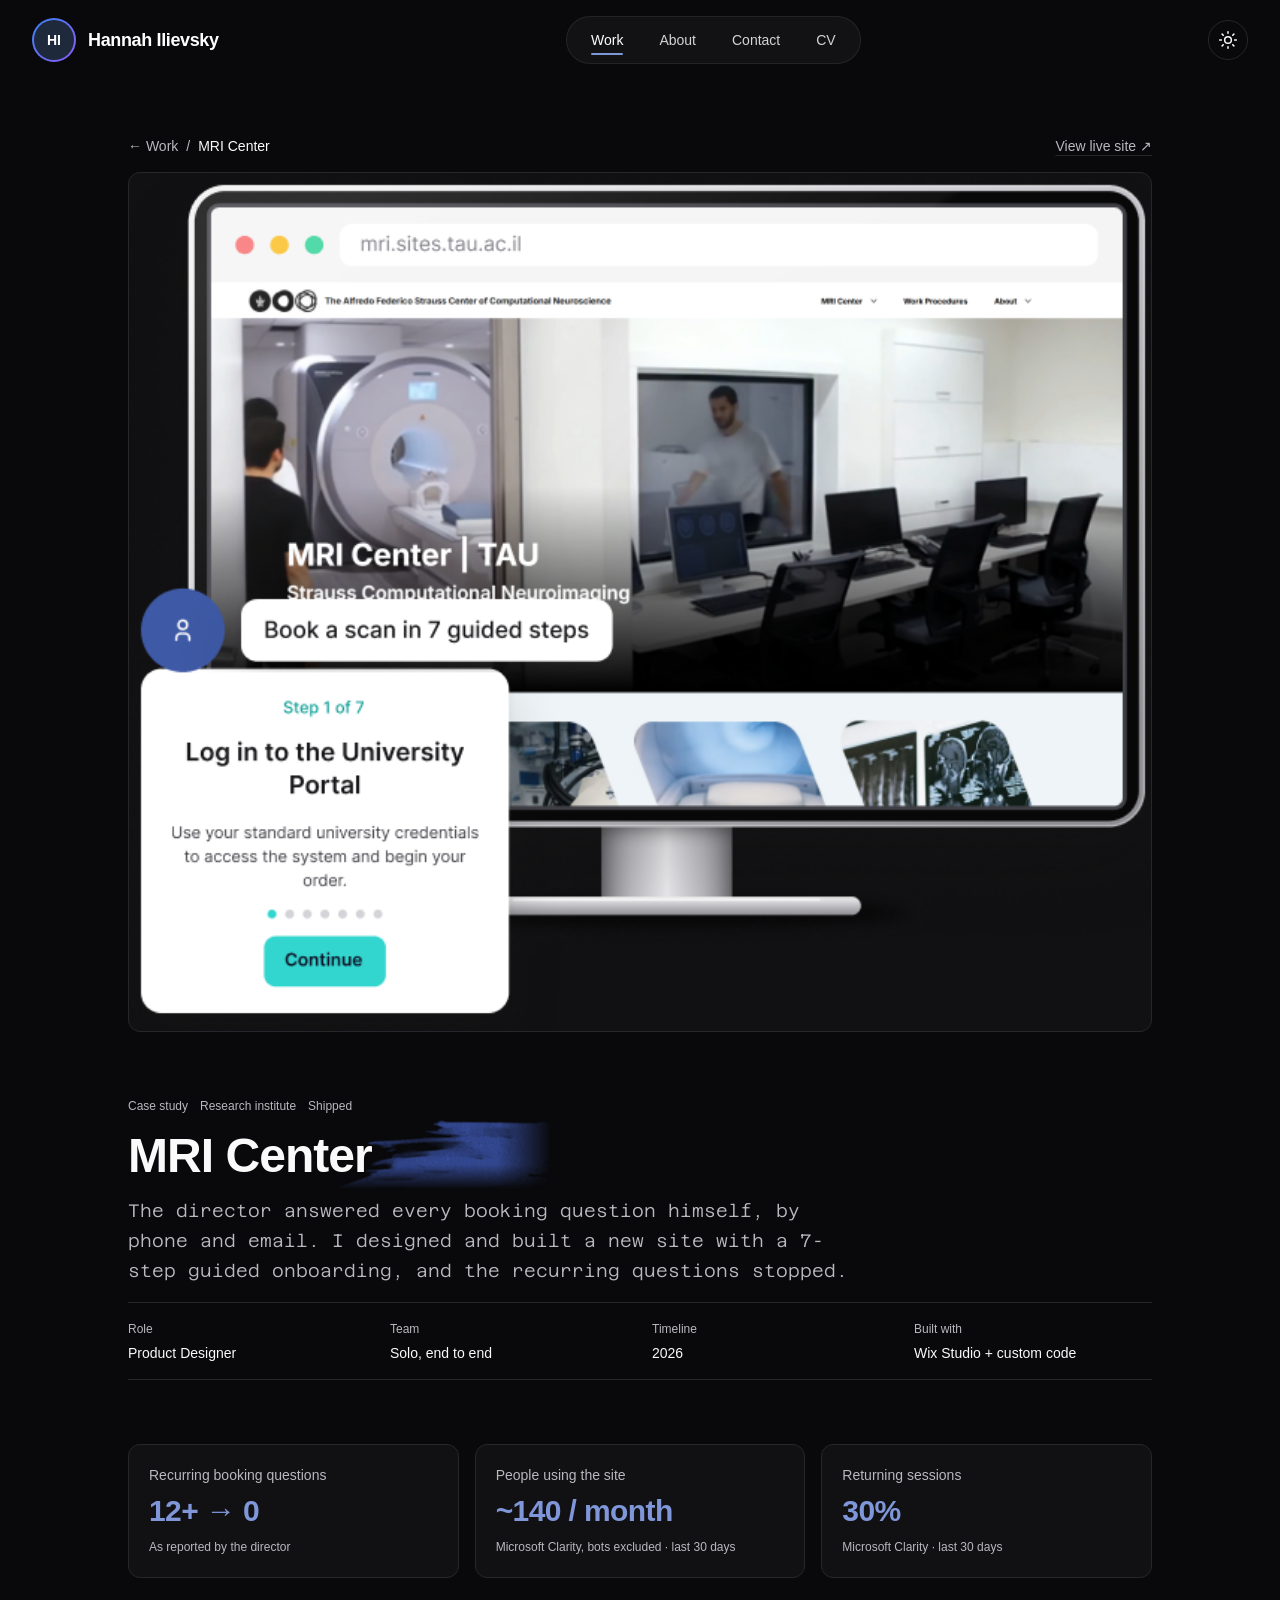
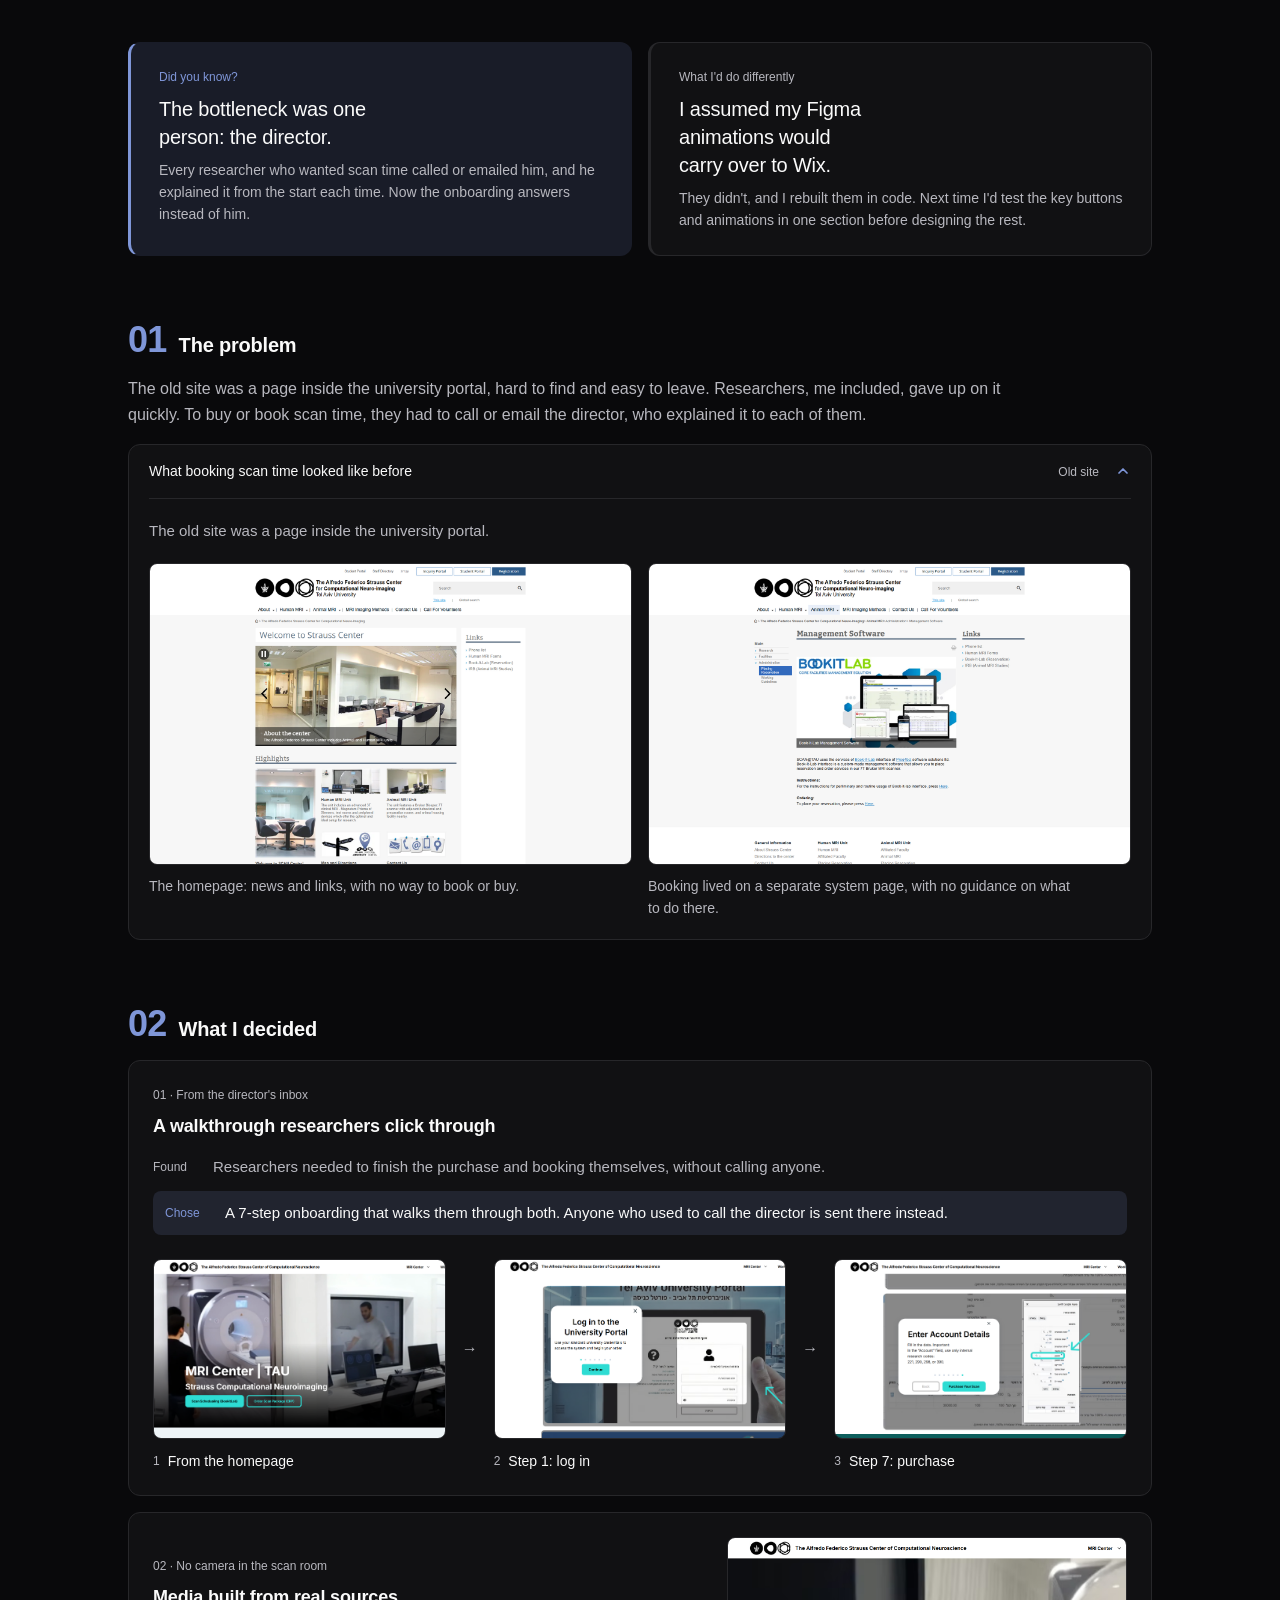
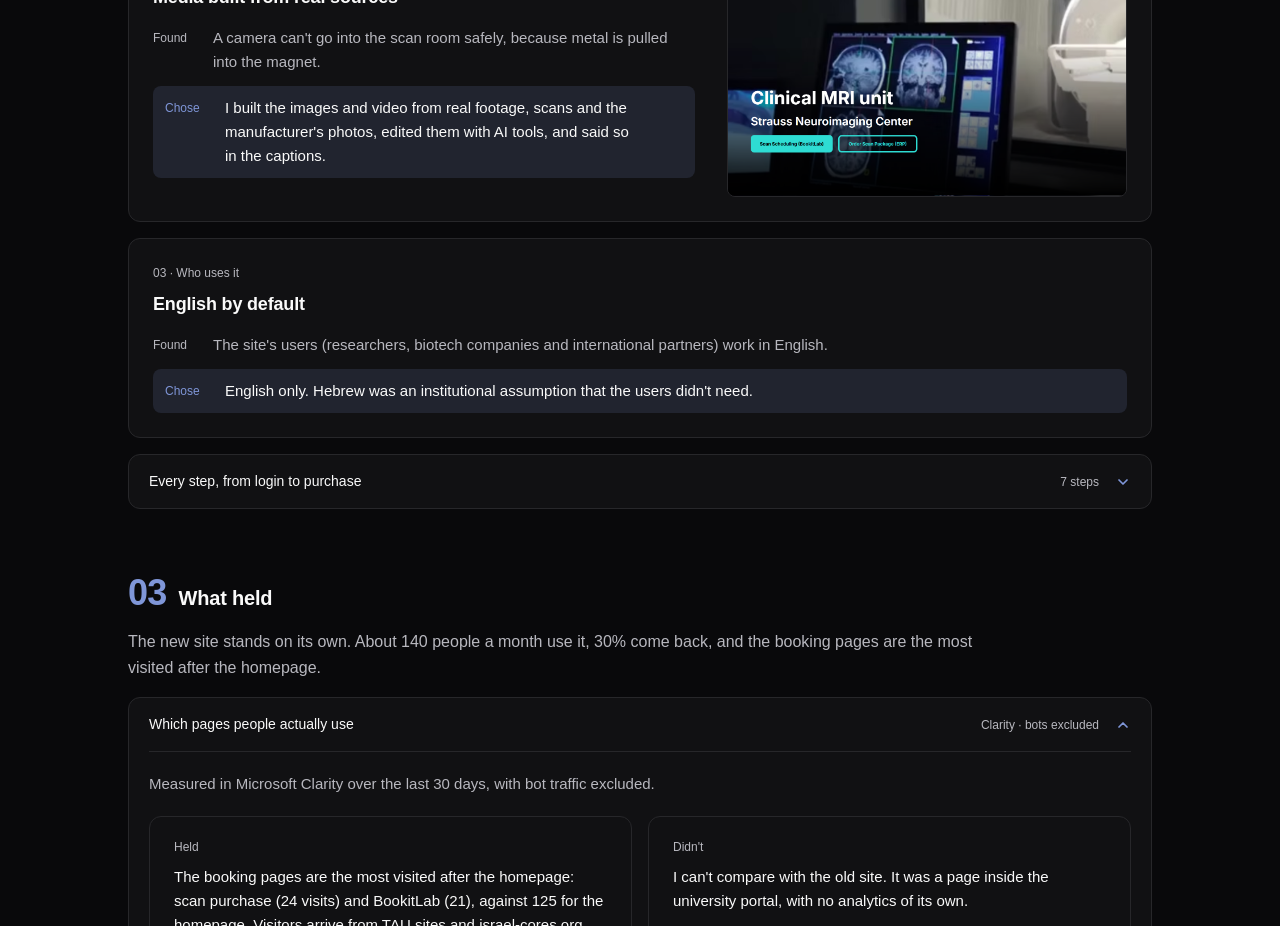
<file: mri-center.html>
<!DOCTYPE html>
<html lang="en" data-theme="dark">
<head>
  <meta charset="UTF-8">
  <meta name="viewport" content="width=device-width, initial-scale=1.0">
  <title>MRI Center - Case Study | Hannah Ilievsky</title>
  <meta name="description" content="The bottleneck was one person: the director. A 7-step guided onboarding took recurring booking questions from 12+ to 0.">
  <link rel="canonical" href="https://www.hannahilievsky.com/mri-center.html">
  <!-- Link preview (LinkedIn, WhatsApp, Slack, email) -->
  <meta property="og:type" content="website">
  <meta property="og:site_name" content="Hannah Ilievsky">
  <meta property="og:title" content="MRI Center - Case Study | Hannah Ilievsky">
  <meta property="og:description" content="The bottleneck was one person: the director. A 7-step guided onboarding took recurring booking questions from 12+ to 0.">
  <meta property="og:url" content="https://www.hannahilievsky.com/mri-center.html">
  <meta property="og:image" content="https://www.hannahilievsky.com/case-images/share/og-mri-center.png">
  <meta property="og:image:width" content="1200">
  <meta property="og:image:height" content="630">
  <meta property="og:image:alt" content="MRI Center - Case Study | Hannah Ilievsky">
  <meta name="twitter:card" content="summary_large_image">
  <meta name="twitter:image" content="https://www.hannahilievsky.com/case-images/share/og-mri-center.png">

  <!-- Favicon -->
  <link rel="icon" href="favicon.svg" type="image/svg+xml">
  <link rel="icon" href="favicon-32.png" sizes="32x32" type="image/png">
  <link rel="apple-touch-icon" href="favicon-180.png">
  
  <!-- Fonts: Satoshi & Azeret Mono -->
  <link rel="preconnect" href="https://fonts.googleapis.com">
  <link rel="preconnect" href="https://fonts.gstatic.com" crossorigin>
  <link href="https://api.fontshare.com/v2/css?f[]=satoshi@1&display=swap" rel="stylesheet">
  <link href="https://fonts.googleapis.com/css2?family=Azeret+Mono:ital,wght@0,100..900;1,100..900&display=swap" rel="stylesheet">
  
  <!-- Stylesheets -->
  <link rel="stylesheet" href="styles.css">
  
  <!-- JavaScript -->
  <script src="script.js" defer></script>

  <!-- Microsoft Clarity -->
  <script type="text/javascript">
      (function(c,l,a,r,i,t,y){
          c[a]=c[a]||function(){(c[a].q=c[a].q||[]).push(arguments)};
          t=l.createElement(r);t.async=1;t.src="https://www.clarity.ms/tag/"+i;
          y=l.getElementsByTagName(r)[0];y.parentNode.insertBefore(t,y);
      })(window, document, "clarity", "script", "lbghj02u36");
  </script>
  <!-- Google tag (G-ENVJSMN6GF) -->
  <script async src="https://www.googletagmanager.com/gtm.js?id=G-ENVJSMN6GF"></script>
  <script>
    window.dataLayer = window.dataLayer || [];
    function gtag(){dataLayer.push(arguments);}
    gtag('js', new Date());
  </script>
</head>
<body class="case-study-page v2-site">

  <!-- ==========================================================================
       HEADER & NAVIGATION
       ========================================================================== -->
  <header class="navbar-wrapper scrolled">
    <div class="container">
      <nav class="navbar" aria-label="Main Navigation">
        
        <a href="index.html" class="nav-brand">
          <div class="brand-avatar">
            <div style="width:100%;height:100%;border-radius:50%;background:#1e293b;color:#fff;display:flex;align-items:center;justify-content:center;font-weight:700;font-family:var(--font-heading);font-size:14px;">HI</div>
          </div>
          <span class="brand-logo-text">Hannah Ilievsky</span>
        </a>

        <button class="nav-toggle" id="nav-toggle" aria-label="Toggle navigation menu" aria-expanded="false">☰</button>

        <div class="nav-menu">
          <a href="index.html#work" class="nav-link active">Work</a>
          <a href="index.html#about" class="nav-link">About</a>
          <a href="index.html#contact" class="nav-link">Contact</a>
          <a href="Hannah-Ilievsky-CV.pdf" class="nav-link" download>CV</a>
        </div>

        <div class="nav-actions">
          <button class="theme-toggle-btn" id="theme-toggle" type="button" aria-label="Switch to light mode" title="Switch to light mode">
            <svg class="theme-icon theme-icon--sun" width="20" height="20" viewBox="0 0 24 24" fill="none" stroke="currentColor" stroke-width="1.5" stroke-linecap="round" stroke-linejoin="round" aria-hidden="true" focusable="false"><circle cx="12" cy="12" r="4"/><path d="M12 2v2M12 20v2M4.93 4.93l1.41 1.41M17.66 17.66l1.41 1.41M2 12h2M20 12h2M6.34 17.66l-1.41 1.41M19.07 4.93l-1.41 1.41"/></svg>
            <svg class="theme-icon theme-icon--moon" width="20" height="20" viewBox="0 0 24 24" fill="none" stroke="currentColor" stroke-width="1.5" stroke-linecap="round" stroke-linejoin="round" aria-hidden="true" focusable="false"><path d="M12 3a6 6 0 0 0 9 9 9 9 0 1 1-9-9Z"/></svg>
          </button>
        </div>

      </nav>
    </div>
  </header>

  <!-- ==========================================================================
       v3 CASE STUDY (handoff 08). The old Full process page stays, unlinked.
       ========================================================================== -->
  <div class="v2-page v2-page--under-nav v3">
    <div class="v2-container">

      <div class="v2-topbar">
        <nav class="v2-breadcrumb" aria-label="Breadcrumb">
          <a href="index.html#work">← Work</a><span aria-hidden="true">/</span><span aria-current="page">MRI Center</span>
        </nav>
        <a class="v2-live v2-hide-phone" href="https://mri.sites.tau.ac.il" target="_blank" rel="noopener">View live site ↗</a>
      </div>

      <main class="v2-sections">

        <!-- Hero: one <picture> per theme, shown by data-theme; each switches to the mobile file under 640px -->
        <figure class="v2-hero">
          <picture class="v2-hero__dark">
            <source media="(max-width: 640px)" srcset="case-images/heroes/hero-mri-center-mobile@2x.png" width="342" height="287">
            <img src="case-images/heroes/hero-mri-center@2x.png" alt="MRI Center site with the guided onboarding: step 1, log in to the university portal, and step 7, purchase the scan" width="1024" height="420">
          </picture>
          <picture class="v2-hero__light">
            <source media="(max-width: 640px)" srcset="case-images/heroes/hero-mri-center-mobile-light@2x.png" width="342" height="287">
            <img src="case-images/heroes/hero-mri-center-light@2x.png" alt="MRI Center site with the guided onboarding: step 1, log in to the university portal, and step 7, purchase the scan" width="1024" height="420">
          </picture>
        </figure>

        <!-- Tags, title + stroke, lead, meta -->
        <header class="v2-intro">
          <p class="v3-tags"><span>Case study</span><span>Research institute</span><span>Shipped</span></p>
          <h1 class="v2-title">MRI <span class="title-end">Center</span></h1>
          <p class="v2-lead">The director answered every booking question himself, by phone and email. I designed and built a new site with a 7-step guided onboarding, and the recurring questions&nbsp;stopped.</p>
          <dl class="v2-meta">
            <div><dt>Role</dt><dd>Product Designer</dd></div>
            <div><dt>Team</dt><dd>Solo, end to end</dd></div>
            <div><dt>Timeline</dt><dd>2026</dd></div>
            <div><dt>Built with</dt><dd>Wix Studio + custom code</dd></div>
          </dl>
        </header>

        <!-- Stats -->
        <section class="v2-stats" aria-label="Results">
          <div class="v2-stat"><p class="v2-stat__label">Recurring booking questions</p><p class="v2-stat__value">12+ → 0</p><p class="v2-stat__note">As reported by the&nbsp;director</p></div>
          <div class="v2-stat"><p class="v2-stat__label">People using the site</p><p class="v2-stat__value">~140 / month</p><p class="v2-stat__note">Microsoft Clarity, bots excluded · last 30&nbsp;days</p></div>
          <div class="v2-stat"><p class="v2-stat__label">Returning sessions</p><p class="v2-stat__value">30%</p><p class="v2-stat__note">Microsoft Clarity · last 30&nbsp;days</p></div>
        </section>

        <!-- Highlights -->
        <section class="v3-highlights" aria-label="Highlights">
          <div class="v3-hl v3-hl--know">
            <p class="v3-hl__label">Did you know?</p>
            <h2 class="v3-hl__title">The bottleneck was one person: the&nbsp;director.</h2>
            <p>Every researcher who wanted scan time called or emailed him, and he explained it from the start each time. Now the onboarding answers instead of&nbsp;him.</p>
          </div>
          <div class="v3-hl">
            <p class="v3-hl__label">What I'd do differently</p>
            <h2 class="v3-hl__title">I assumed my Figma animations would carry over to&nbsp;Wix.</h2>
            <p>They didn't, and I rebuilt them in code. Next time I'd test the key buttons and animations in one section before designing the&nbsp;rest.</p>
          </div>
        </section>

        <!-- 01 The problem -->
        <section class="v3-chapter" aria-labelledby="mri-ch1">
          <h2 class="v3-chapter__head" id="mri-ch1"><span class="v3-chapter__num">01</span><span class="v3-chapter__title">The problem</span></h2>
          <p class="v3-chapter__text">The old site was a page inside the university portal, hard to find and easy to leave. Researchers, me included, gave up on it quickly. To buy or book scan time, they had to call or email the director, who explained it to each of&nbsp;them.</p>

          <div class="v3-dd is-open">
            <button class="v3-dd__bar" id="mri-dd1-bar" type="button" aria-expanded="true" aria-controls="mri-dd1"><span class="v3-dd__text"><span class="v3-dd__hook">What booking scan time looked like before</span><span class="v3-dd__meta">Old site</span></span><svg class="v3-dd__chev" viewBox="0 0 16 16" fill="none" stroke="currentColor" stroke-width="1.75" stroke-linecap="round" stroke-linejoin="round" aria-hidden="true" focusable="false"><path d="M4 6l4 4 4-4"/></svg></button>
            <div class="v3-dd__panel" id="mri-dd1" role="region" aria-labelledby="mri-dd1-bar"><div class="v3-dd__inner"><div class="v3-dd__body">
              <p class="v3-dd__intro">The old site was a page inside the university&nbsp;portal.</p>
              <ul class="v3-oldsite">
                <li><img class="zoomable" src="mri-old-site-home.png" alt="The old MRI Center page in the university portal: news and links" data-cap="The old homepage" data-group="mri-old" width="1600" height="1000" loading="lazy"><p class="v3-screens__cap">The homepage: news and links, with no way to book or&nbsp;buy.</p></li>
                <li><img class="zoomable" src="mri-old-site-booking.png" alt="The old booking page on a separate system" data-cap="The old booking page" data-group="mri-old" width="1600" height="1000" loading="lazy"><p class="v3-screens__cap">Booking lived on a separate system page, with no guidance on what to do&nbsp;there.</p></li>
              </ul>
            </div></div></div>
          </div>
        </section>

        <!-- 02 What I decided -->
        <section class="v3-chapter" aria-labelledby="mri-ch2">
          <h2 class="v3-chapter__head" id="mri-ch2"><span class="v3-chapter__num">02</span><span class="v3-chapter__title">What I decided</span></h2>
          <div class="v2-decisions">

            <article class="v2-decision">
              <p class="v3-decision__eyebrow">01 · From the director's inbox</p>
              <h3 class="v2-decision__title">A walkthrough researchers click through</h3>
              <dl class="v3-fc">
                <div class="v3-fc__row"><dt>Found</dt><dd>Researchers needed to finish the purchase and booking themselves, without calling&nbsp;anyone.</dd></div>
                <div class="v3-fc__row v3-fc__row--chose"><dt>Chose</dt><dd>A 7-step onboarding that walks them through both. Anyone who used to call the director is sent there&nbsp;instead.</dd></div>
              </dl>
              <ol class="v2-flow v2-flow--landscape">
                <li class="v2-flow__step"><div class="v2-shot v2-shot--cover"><img class="zoomable" src="mri-homepage-new.png" alt="MRI Center homepage with the booking buttons" data-cap="From the homepage" width="960" height="454" loading="lazy"></div><p class="v2-flow__label"><span class="v2-dot">1</span>From the homepage</p></li>
                <li class="v2-flow__arrow" aria-hidden="true"></li>
                <li class="v2-flow__step"><div class="v2-shot v2-shot--cover"><img class="zoomable" src="mri-onboarding-step1.png" alt="Onboarding step 1 of 7: log in to the university portal" data-cap="Step 1: log in" width="950" height="454" loading="lazy"></div><p class="v2-flow__label"><span class="v2-dot">2</span>Step 1: log in</p></li>
                <li class="v2-flow__arrow" aria-hidden="true"></li>
                <li class="v2-flow__step"><div class="v2-shot v2-shot--cover"><img class="zoomable" src="mri-onboarding-step7.png" alt="Onboarding step 7 of 7: enter account details and purchase the scan" data-cap="Step 7: purchase" width="954" height="454" loading="lazy"></div><p class="v2-flow__label"><span class="v2-dot">3</span>Step 7: purchase</p></li>
              </ol>
            </article>

            <article class="v2-decision v2-decision--image">
              <div>
                <p class="v3-decision__eyebrow">02 · No camera in the scan room</p>
                <h3 class="v2-decision__title">Media built from real sources</h3>
                <dl class="v3-fc">
                  <div class="v3-fc__row"><dt>Found</dt><dd>A camera can't go into the scan room safely, because metal is pulled into the&nbsp;magnet.</dd></div>
                  <div class="v3-fc__row v3-fc__row--chose"><dt>Chose</dt><dd>I built the images and video from real footage, scans and the manufacturer's photos, edited them with AI tools, and said so in the&nbsp;captions.</dd></div>
                </dl>
              </div>
              <div class="v2-shot v2-shot--cover v2-shot--left"><img class="zoomable" src="mri-clinical-unit.png" alt="Clinical MRI unit page: the scanner and a scan on screen, built from real footage" data-cap="Clinical MRI unit" width="958" height="455" loading="lazy"></div>
            </article>

            <article class="v2-decision">
              <p class="v3-decision__eyebrow">03 · Who uses it</p>
              <h3 class="v2-decision__title">English by default</h3>
              <dl class="v3-fc">
                <div class="v3-fc__row"><dt>Found</dt><dd>The site's users (researchers, biotech companies and international partners) work in&nbsp;English.</dd></div>
                <div class="v3-fc__row v3-fc__row--chose"><dt>Chose</dt><dd>English only. Hebrew was an institutional assumption that the users didn't&nbsp;need.</dd></div>
              </dl>
            </article>

          </div>

          <div class="v3-dd">
            <button class="v3-dd__bar" id="mri-dd2-bar" type="button" aria-expanded="false" aria-controls="mri-dd2"><span class="v3-dd__text"><span class="v3-dd__hook">Every step, from login to purchase</span><span class="v3-dd__meta">7 steps</span></span><svg class="v3-dd__chev" viewBox="0 0 16 16" fill="none" stroke="currentColor" stroke-width="1.75" stroke-linecap="round" stroke-linejoin="round" aria-hidden="true" focusable="false"><path d="M4 6l4 4 4-4"/></svg></button>
            <div class="v3-dd__panel" id="mri-dd2" role="region" aria-labelledby="mri-dd2-bar"><div class="v3-dd__inner"><div class="v3-dd__body">
              <p class="v3-dd__intro">The full flow, from logging in with university credentials to purchasing scan&nbsp;time.</p>
              <div class="v3-fullflow" tabindex="0" role="group" aria-label="All 7 onboarding steps (scrolls sideways on small screens)"><img src="mri-onboarding-fullflow.png" alt="All 7 onboarding steps, from logging in with university credentials to purchasing scan time" width="1920" height="7381" loading="lazy"></div>
            </div></div></div>
          </div>
        </section>

        <!-- 03 What held -->
        <section class="v3-chapter" aria-labelledby="mri-ch3">
          <h2 class="v3-chapter__head" id="mri-ch3"><span class="v3-chapter__num">03</span><span class="v3-chapter__title">What held</span></h2>
          <p class="v3-chapter__text">The new site stands on its own. About 140 people a month use it, 30% come back, and the booking pages are the most visited after the&nbsp;homepage.</p>

          <div class="v3-dd is-open">
            <button class="v3-dd__bar" id="mri-dd3-bar" type="button" aria-expanded="true" aria-controls="mri-dd3"><span class="v3-dd__text"><span class="v3-dd__hook">Which pages people actually use</span><span class="v3-dd__meta">Clarity · bots excluded</span></span><svg class="v3-dd__chev" viewBox="0 0 16 16" fill="none" stroke="currentColor" stroke-width="1.75" stroke-linecap="round" stroke-linejoin="round" aria-hidden="true" focusable="false"><path d="M4 6l4 4 4-4"/></svg></button>
            <div class="v3-dd__panel" id="mri-dd3" role="region" aria-labelledby="mri-dd3-bar"><div class="v3-dd__inner"><div class="v3-dd__body">
              <p class="v3-dd__intro">Measured in Microsoft Clarity over the last 30 days, with bot traffic&nbsp;excluded.</p>
              <div class="v3-held">
                <div class="v3-box"><p class="v3-box__label">Held</p><p>The booking pages are the most visited after the homepage: scan purchase (24 visits) and BookitLab (21), against 125 for the homepage. Visitors arrive from TAU sites and&nbsp;israel-cores.org.</p></div>
                <div class="v3-box"><p class="v3-box__label">Didn't</p><p>I can't compare with the old site. It was a page inside the university portal, with no analytics of its&nbsp;own.</p></div>
              </div>
              <div class="v3-dd-note"><p class="v3-dd-note__label">Clarity · bots excluded</p><p>182 sessions from about 140 people in 30 days, 30% of them returning. Clarity filtered out another 323 bot sessions, which is why I don't use the larger Wix&nbsp;numbers.</p></div>
            </div></div></div>
          </div>
        </section>

        <!-- Footer -->
        <footer class="v2-actions">
          <a class="v2-btn v2-btn--outline" href="facts-commando.html">Next: Facts Commando →</a>
        </footer>

      </main>
    </div>
  </div>

  <!-- ==========================================================================
       FOOTER
       ========================================================================== -->
  <footer class="footer">
    <div class="container">
      <div class="footer-inner">
        <span>© 2026 Hannah Ilievsky. All rights reserved.</span>
        <div style="display:flex; gap:24px;">
          <a href="index.html#work">Work</a>
          <a href="index.html#about">About</a>
          <a href="mailto:ilievskyhannah@gmail.com">Email</a>
        </div>
      </div>
    </div>
  </footer>


<style>
.toc{position:sticky;top:64px;z-index:40;margin:0 0 44px;padding:14px 0 12px;transition:padding .2s}
.toc.stuck{padding-top:10px;padding-bottom:10px;
 background:var(--bg-glass,rgba(10,10,10,.82));backdrop-filter:blur(16px);-webkit-backdrop-filter:blur(16px)}
@supports not ((backdrop-filter:blur(1px)) or (-webkit-backdrop-filter:blur(1px))){
 .toc.stuck{background:var(--bg-secondary)}
}
.toc-label{font-family:var(--font-mono);font-size:12px;color:var(--text-muted);letter-spacing:.14em;margin:0 0 12px;transition:opacity .2s,height .2s,margin .2s}
.toc.stuck .toc-label{opacity:0;height:0;margin:0;overflow:hidden}
.toc-list{list-style:none;padding:2px 0;margin:0;display:flex;flex-wrap:wrap;gap:10px}
.toc-link{display:inline-block;white-space:nowrap;padding:8px 16px;border:1px solid var(--border-subtle);border-radius:999px;font-size:14px;color:var(--text-secondary);text-decoration:none;transition:color .18s,border-color .18s,background .18s}
.toc-link:hover,.toc-link:focus-visible{color:var(--accent-primary);border-color:var(--accent-primary);background:var(--bg-secondary)}
.toc-link.active{color:var(--accent-primary);border-color:var(--accent-primary);background:var(--bg-secondary)}
@media(max-width:760px){
 .toc{top:56px}
 .toc-list{flex-wrap:nowrap;overflow-x:auto;scrollbar-width:none;-ms-overflow-style:none;
  scroll-snap-type:x proximity;padding-bottom:4px}
 .toc-list::-webkit-scrollbar{display:none}
 .toc-link{scroll-snap-align:start}
}
article section[id]{scroll-margin-top:8.5rem}

.toc-dot{display:none}
@media(min-width:1280px){
 .toc.rail{position:fixed;top:50%;left:28px;transform:translateY(-50%);width:auto;margin:0;padding:0;
  background:none;backdrop-filter:none;-webkit-backdrop-filter:none;border:0;box-shadow:none;z-index:60}
 .toc.rail .toc-label{display:none}
 .toc.rail .toc-list{flex-direction:column;align-items:flex-start;gap:15px;overflow:visible;padding:0}
 .toc.rail .toc-link{border:0;background:none;padding:0;display:flex;align-items:center;gap:11px;
  font-size:12px;color:var(--text-muted);transition:color .2s,font-size .2s}
 .toc.rail .toc-dot{display:block;width:14px;height:2px;background:currentColor;opacity:.45;
  transition:width .28s,opacity .28s;flex:none}
 .toc.rail .toc-link.active{color:var(--accent-primary);font-size:14px}
 .toc.rail .toc-link.active .toc-dot{width:30px;opacity:1}
 .toc.rail .toc-txt{max-width:0;opacity:0;overflow:hidden;white-space:nowrap;
  transition:max-width .3s ease,opacity .22s}
 .toc.rail .toc-link.active .toc-txt,.toc.rail:hover .toc-txt{max-width:280px;opacity:1}
 .toc.rail:hover .toc-link{color:var(--text-secondary)}
 .toc.rail:hover .toc-link.active{color:var(--accent-primary)}
 .toc.rail .toc-link:hover .toc-dot{width:24px;opacity:.9}
 article section[id]{scroll-margin-top:5rem}
}

.zoomable{cursor:zoom-in;transition:opacity .2s}.zoomable:hover{opacity:.86}
.h-match{height:450px;width:auto;max-width:100%}
@media(max-width:900px){.h-match{height:auto;width:100%;max-width:320px}}
.h-match-sm{height:156px;width:auto;max-width:100%}
@media(max-width:900px){.h-match-sm{height:auto;width:100%;max-width:220px}}
.h-homepage{height:220px;width:auto;max-width:100%}
@media(max-width:900px){.h-homepage{height:auto;width:100%;max-width:320px}}
.pair-arrow{font-size:28px;color:var(--text-muted);align-self:center;flex-shrink:0;line-height:1}
@media(max-width:900px){.pair-arrow{transform:rotate(90deg)}}
.h-onboarding{height:205px;width:auto;max-width:100%}
@media(max-width:900px){.h-onboarding{height:auto;width:100%;max-width:320px}}
.h-system{height:204px;width:auto;max-width:100%}
@media(max-width:900px){.h-system{height:auto;width:100%;max-width:320px}}
.h-courses{height:620px;width:auto;max-width:100%}
@media(max-width:900px){.h-courses{height:auto;width:100%;max-width:320px}}
#lb{position:fixed;inset:0;background:#000;display:none;align-items:center;justify-content:center;flex-direction:column;z-index:9999;padding:24px}
#lb.on{display:flex}
#lbs{height:min(80vh,760px);width:92vw;display:flex;align-items:center;justify-content:center}
#lbi{height:100%;width:auto;max-width:100%;object-fit:contain;border-radius:0}
@media(max-width:640px){#lbs{height:min(72vh,760px)}}
#lbc{color:#A3A3A3;font-size:14px;margin:16px 0 6px;max-width:760px;text-align:center;line-height:1.5}
#lbn{font-family:var(--font-mono);font-size:12px;color:#666;letter-spacing:.1em}
#lb button{background:none;border:0;color:#fff;cursor:pointer;position:absolute}
#lbx{top:18px;right:24px;font-size:30px;line-height:1}
.lbnav{top:50%;transform:translateY(-50%);font-size:34px;padding:18px 14px;opacity:.65;transition:opacity .2s}
.lbnav:hover{opacity:1}#lbp{left:14px}#lbnx{right:14px}
@media(max-width:640px){.lbnav{font-size:26px;padding:12px 8px}}
</style>
<div id="lb" role="dialog" aria-modal="true" aria-label="Image viewer">
  <button id="lbx" aria-label="Close">&times;</button>
  <button id="lbp" class="lbnav" aria-label="Previous">&#8249;</button>
  <button id="lbnx" class="lbnav" aria-label="Next">&#8250;</button>
  <div id="lbs"><img id="lbi" alt=""></div><p id="lbc"></p><span id="lbn"></span>
</div>
<script>
(function(){
 var allImgs=[].slice.call(document.querySelectorAll('.zoomable')),lb=document.getElementById('lb'),
     i=document.getElementById('lbi'),c=document.getElementById('lbc'),n=document.getElementById('lbn'),cur=0,imgs=[];
 function show(k){cur=(k+imgs.length)%imgs.length;var el=imgs[cur];
  var br=getComputedStyle(el).borderTopLeftRadius,sw=el.getBoundingClientRect().width,ratio=sw?(parseFloat(br)||0)/sw:0;
  i.style.borderRadius='0';i.onload=function(){i.style.borderRadius=br.indexOf('%')>-1?br.split(' ').join(' / '):(i.getBoundingClientRect().width*ratio).toFixed(1)+'px';};
  i.src=el.src;i.alt=el.alt||'';c.textContent=el.dataset.cap||'';n.textContent=(cur+1)+' / '+imgs.length;}
 function open(el){var group=el.dataset.group;
  imgs=group?allImgs.filter(function(x){return x.dataset.group===group;}):allImgs;
  show(imgs.indexOf(el));lb.classList.add('on');document.body.style.overflow='hidden';}
 function close(){lb.classList.remove('on');document.body.style.overflow='';}
 allImgs.forEach(function(el){el.addEventListener('click',function(){open(el);});});
 document.getElementById('lbx').addEventListener('click',close);
 document.getElementById('lbp').addEventListener('click',function(e){e.stopPropagation();show(cur-1);});
 document.getElementById('lbnx').addEventListener('click',function(e){e.stopPropagation();show(cur+1);});
 lb.addEventListener('click',function(e){if(e.target===lb)close();});
 document.addEventListener('keydown',function(e){if(!lb.classList.contains('on'))return;
  if(e.key==='Escape')close();if(e.key==='ArrowRight')show(cur+1);if(e.key==='ArrowLeft')show(cur-1);});
 var sx=null;
 lb.addEventListener('touchstart',function(e){sx=e.touches[0].clientX;},{passive:true});
 lb.addEventListener('touchend',function(e){if(sx===null)return;var d=e.changedTouches[0].clientX-sx;
  if(Math.abs(d)>50)show(cur+(d<0?1:-1));sx=null;},{passive:true});
 var ls=[].slice.call(document.querySelectorAll('.toc-link')),
     secs=ls.map(function(a){return document.querySelector(a.getAttribute('href'));});
 ls.forEach(function(a,j){var s=secs[j];if(s&&s.dataset.navLabel){var t=a.querySelector('.toc-txt');if(t)t.textContent=s.dataset.navLabel;}});
 if('IntersectionObserver'in window){
  var io=new IntersectionObserver(function(es){es.forEach(function(e){if(e.isIntersecting){
    var k=secs.indexOf(e.target);ls.forEach(function(a,j){a.classList.toggle('active',j===k);});}});},
   {rootMargin:'-25% 0px -65% 0px'});
  secs.forEach(function(x){if(x)io.observe(x);});}
 var toc=document.querySelector('.toc');
 if(toc){
  var sen=document.createElement('div');sen.style.cssText='position:absolute;height:1px;width:1px';
  toc.parentNode.insertBefore(sen,toc);
  var ph=document.createElement('div');ph.style.height='0px';
  toc.parentNode.insertBefore(ph,toc);
  var wide=window.matchMedia('(min-width:1280px)'),h=0,off=false;
  function apply(){
   if(!off){toc.classList.remove('stuck','rail');ph.style.height='0px';return;}
   if(wide.matches){h=h||toc.offsetHeight;toc.classList.add('rail');toc.classList.remove('stuck');
    ph.style.height=h+'px';}
   else{toc.classList.add('stuck');toc.classList.remove('rail');ph.style.height='0px';}
  }
  if('IntersectionObserver'in window){
   new IntersectionObserver(function(e){off=!e[0].isIntersecting&&e[0].boundingClientRect.top<e[0].rootBounds.top;apply();},
    {rootMargin:'-64px 0px 0px 0px'}).observe(sen);}
  (wide.addEventListener?wide.addEventListener('change',apply):wide.addListener(apply));
  var list=toc.querySelector('.toc-list');
  new MutationObserver(function(){var a=toc.querySelector('.toc-link.active');
   if(a&&list.scrollWidth>list.clientWidth){
    var l=a.offsetLeft-list.clientWidth/2+a.offsetWidth/2;
    list.scrollTo({left:l,behavior:'smooth'});}})
   .observe(list,{subtree:true,attributes:true,attributeFilter:['class']});
 }
})();
</script>
</body>
</html>
</file>
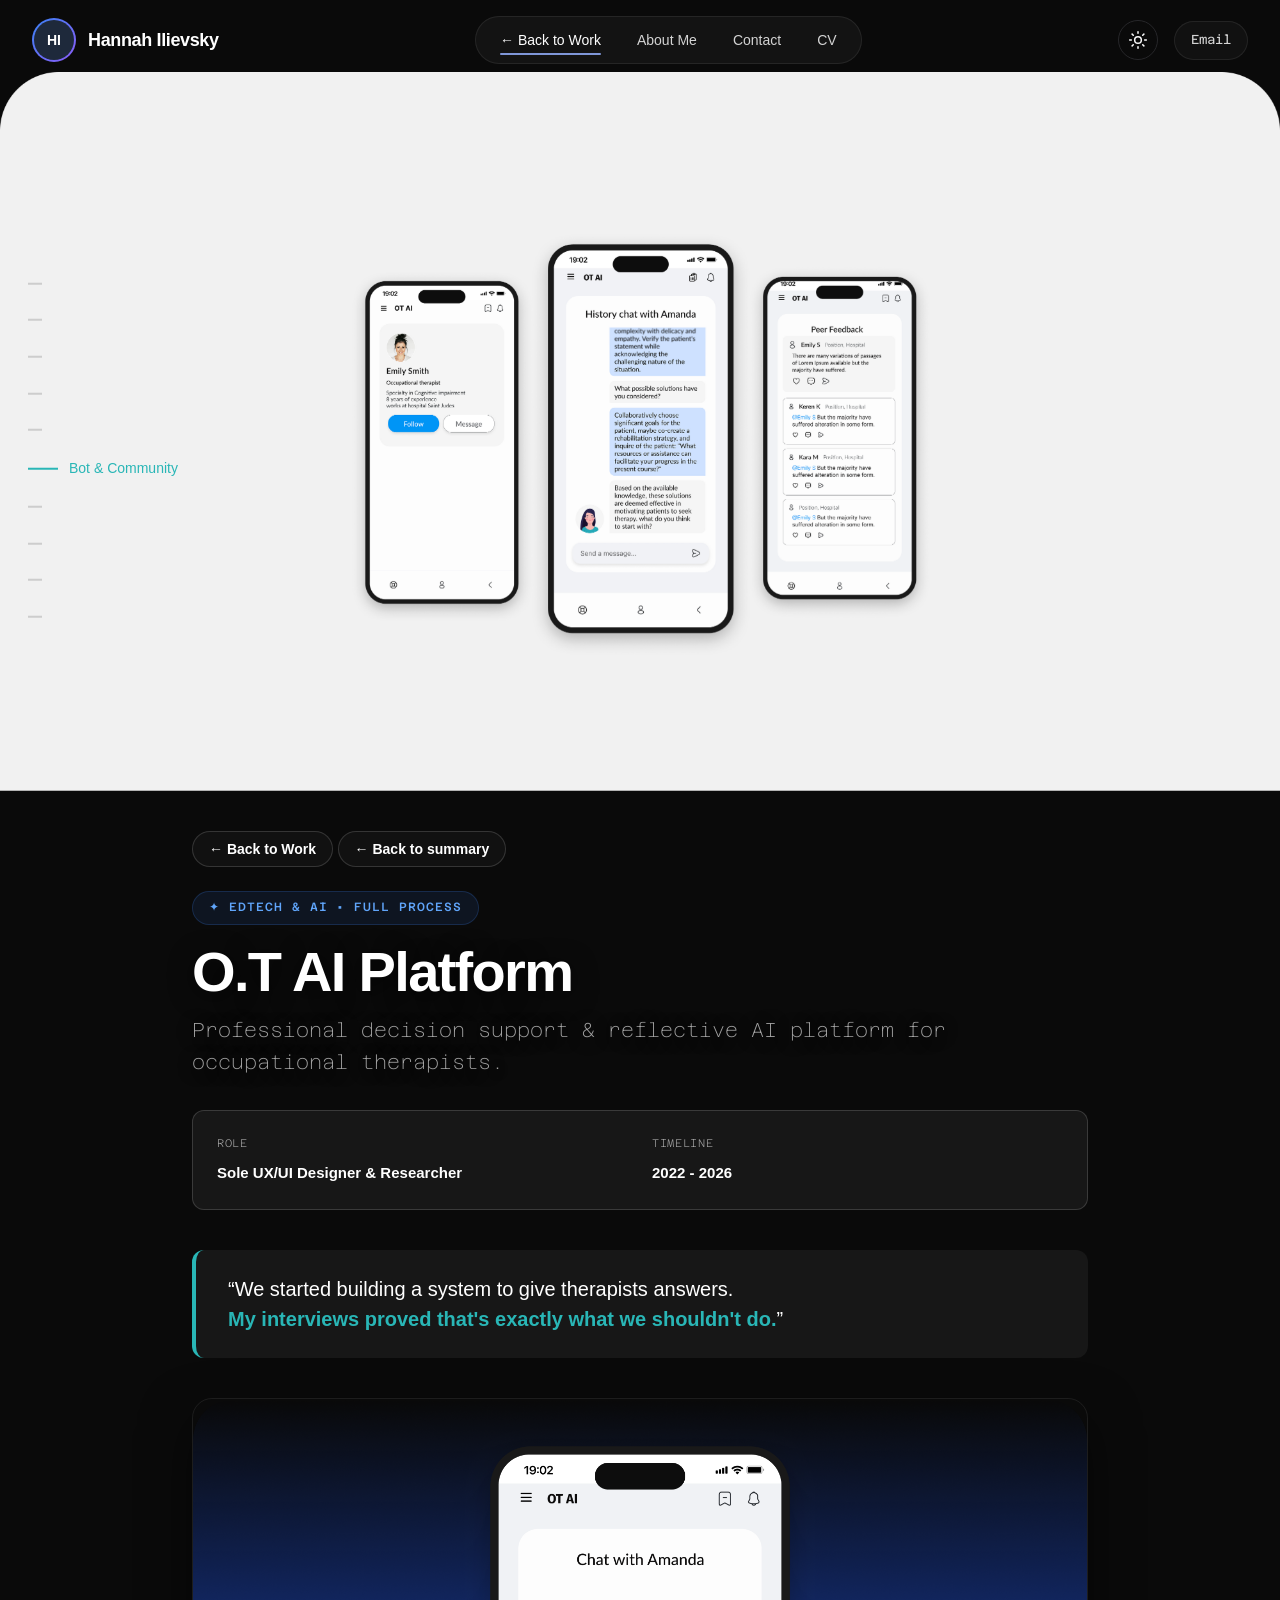
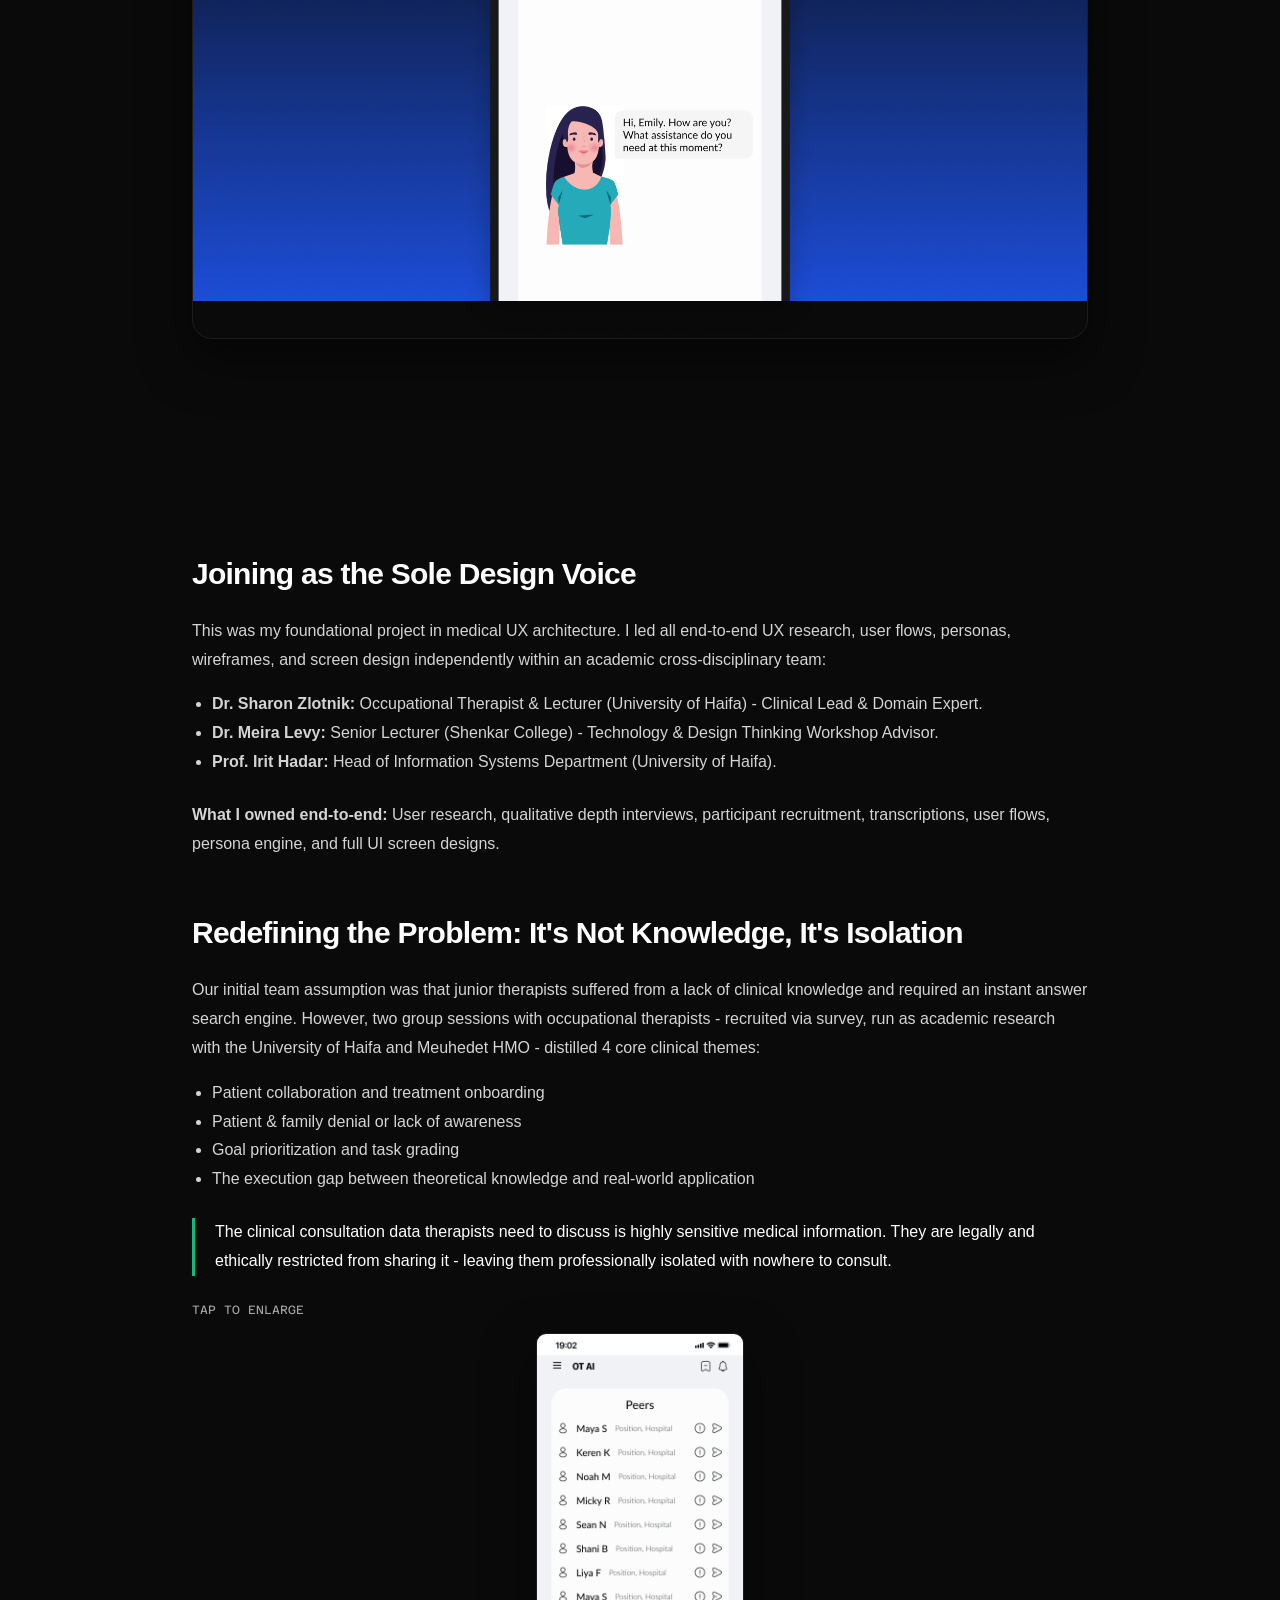
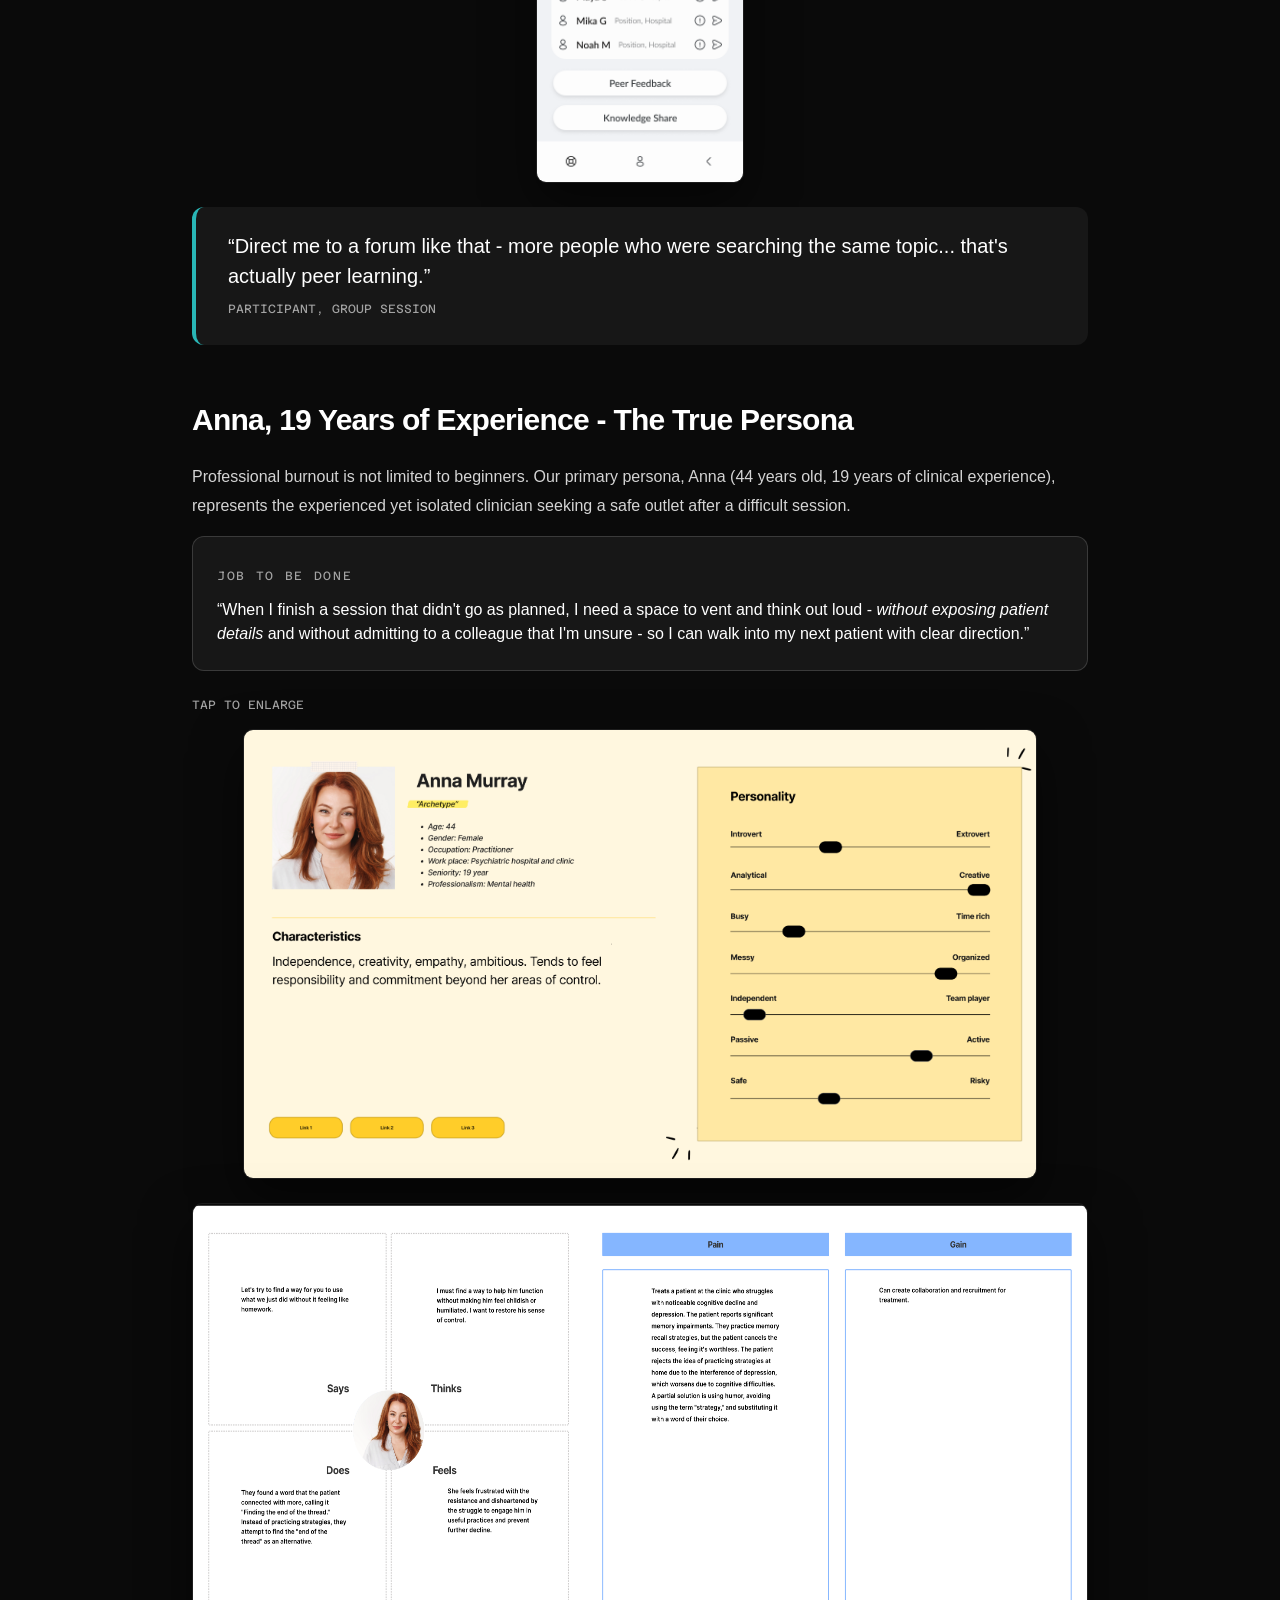
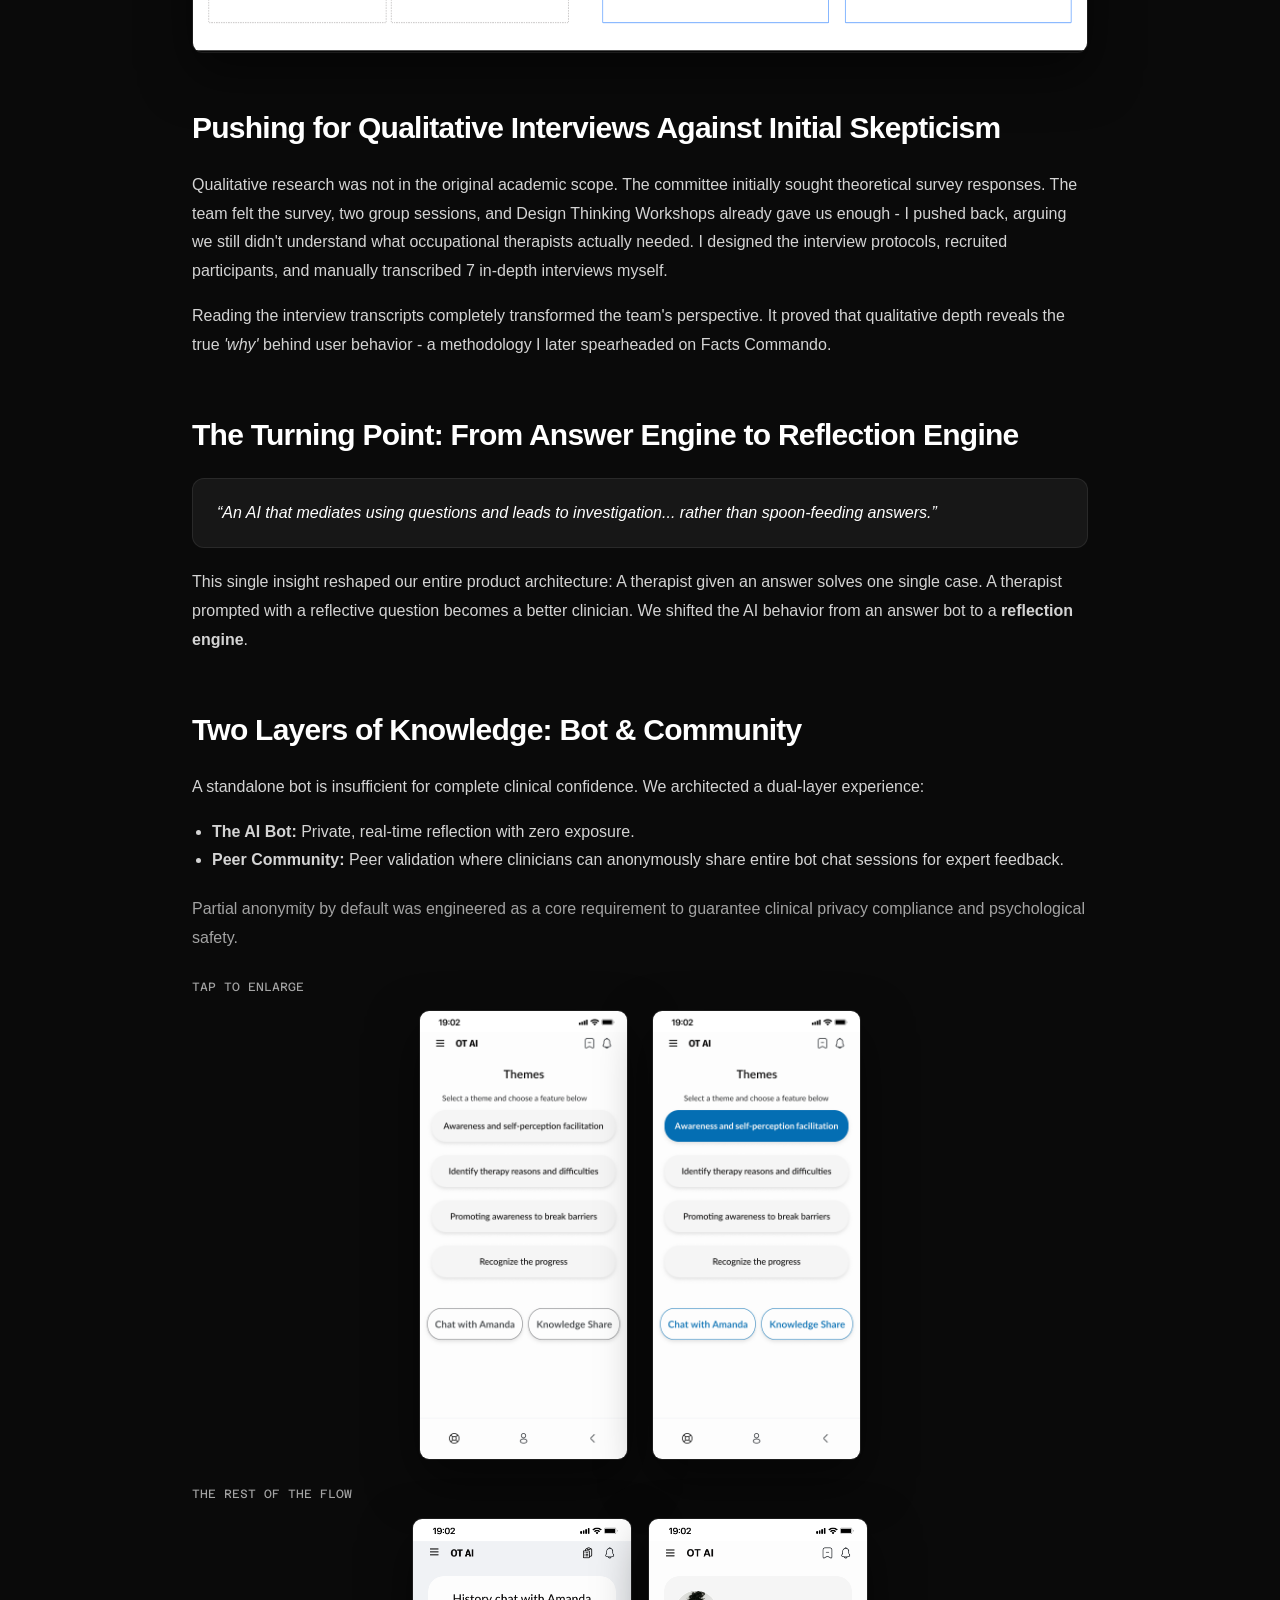
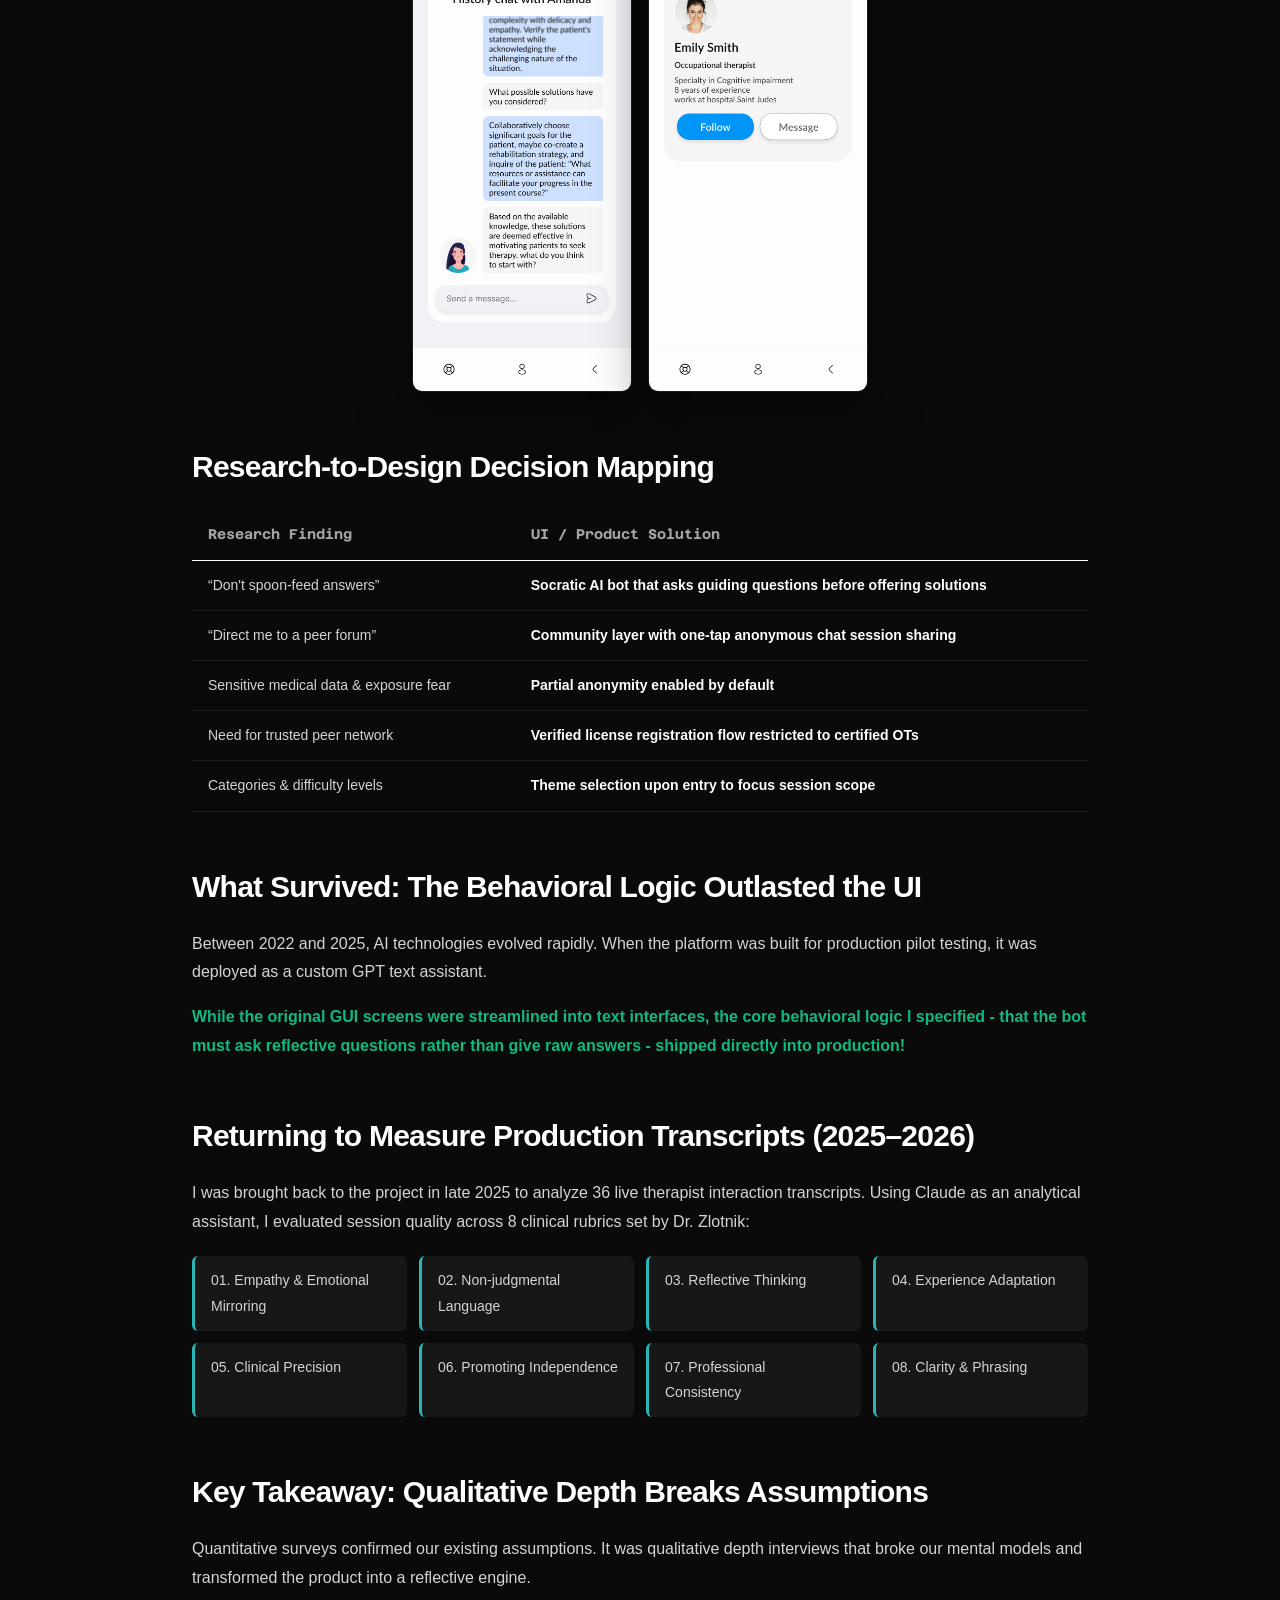
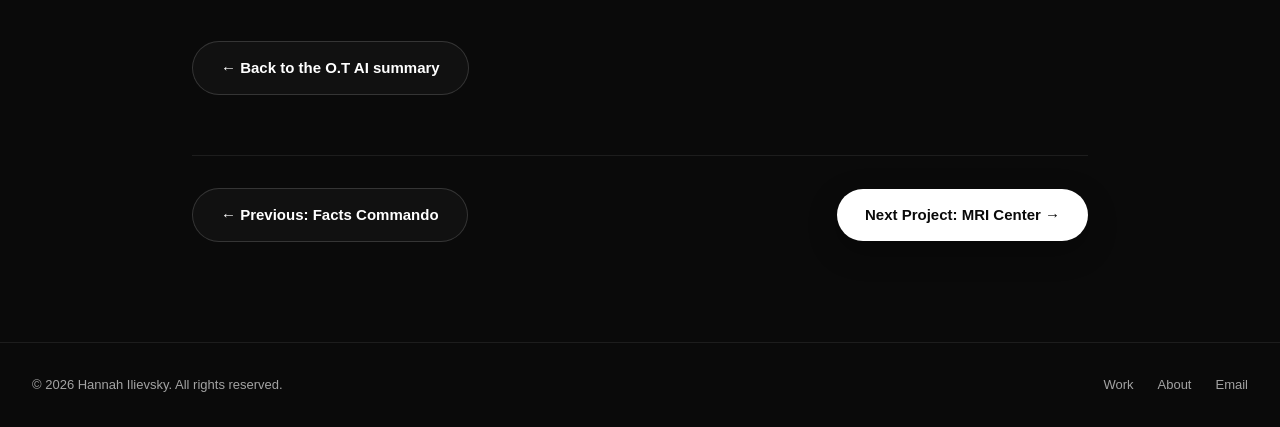
<file: ot-ai-process.html>
<!DOCTYPE html>
<html lang="en" data-theme="dark">
<head>
  <meta charset="UTF-8">
  <meta name="viewport" content="width=device-width, initial-scale=1.0">
  <title>O.T AI Platform - Full Process | Hannah Ilievsky</title>
  <meta name="description" content="O.T AI case study by Hannah Ilievsky, UX/UI Designer & Product Designer. Professional decision support & reflective AI platform for occupational therapists.">

  <!-- Favicon -->
  <link rel="icon" href="favicon.svg" type="image/svg+xml">
  <link rel="icon" href="favicon-32.png" sizes="32x32" type="image/png">
  <link rel="apple-touch-icon" href="favicon-180.png">
  
  <!-- Fonts: Satoshi & Azeret Mono -->
  <link rel="preconnect" href="https://fonts.googleapis.com">
  <link rel="preconnect" href="https://fonts.gstatic.com" crossorigin>
  <link href="https://api.fontshare.com/v2/css?f[]=satoshi@900,700,500,400,300&display=swap" rel="stylesheet">
  <link href="https://fonts.googleapis.com/css2?family=Azeret+Mono:ital,wght@0,100..900;1,100..900&display=swap" rel="stylesheet">
  
  <!-- Stylesheets -->
  <link rel="stylesheet" href="styles.css">
  
  <!-- JavaScript -->
  <script src="script.js" defer></script>

  <!-- Microsoft Clarity -->
  <script type="text/javascript">
      (function(c,l,a,r,i,t,y){
          c[a]=c[a]||function(){(c[a].q=c[a].q||[]).push(arguments)};
          t=l.createElement(r);t.async=1;t.src="https://www.clarity.ms/tag/"+i;
          y=l.getElementsByTagName(r)[0];y.parentNode.insertBefore(t,y);
      })(window, document, "clarity", "script", "lbghj02u36");
  </script>
  <!-- Google tag (G-ENVJSMN6GF) -->
  <script async src="https://www.googletagmanager.com/gtm.js?id=G-ENVJSMN6GF"></script>
  <script>
    window.dataLayer = window.dataLayer || [];
    function gtag(){dataLayer.push(arguments);}
    gtag('js', new Date());
  </script>
</head>
<body class="case-study-page">

  <!-- ==========================================================================
       HEADER & NAVIGATION
       ========================================================================== -->
  <header class="navbar-wrapper scrolled">
    <div class="container">
      <nav class="navbar" aria-label="Main Navigation">
        
        <a href="index.html" class="nav-brand">
          <div class="brand-avatar">
            <div style="width:100%;height:100%;border-radius:50%;background:#1e293b;color:#fff;display:flex;align-items:center;justify-content:center;font-weight:700;font-family:var(--font-heading);font-size:14px;">HI</div>
          </div>
          <span class="brand-logo-text">Hannah Ilievsky</span>
        </a>

        <button class="nav-toggle" id="nav-toggle" aria-label="Toggle navigation menu" aria-expanded="false">☰</button>

        <div class="nav-menu">
          <a href="index.html#work" class="nav-link active">← Back to Work</a>
          <a href="index.html#about" class="nav-link">About Me</a>
          <a href="index.html#contact" class="nav-link">Contact</a>
          <a href="Hannah-Ilievsky-CV.pdf" class="nav-link" download>CV</a>
        </div>

        <div class="nav-actions">
          <button class="theme-toggle-btn" id="theme-toggle" type="button" aria-label="Switch to light mode" title="Switch to light mode">
            <svg class="theme-icon theme-icon--sun" width="20" height="20" viewBox="0 0 24 24" fill="none" stroke="currentColor" stroke-width="1.5" stroke-linecap="round" stroke-linejoin="round" aria-hidden="true" focusable="false"><circle cx="12" cy="12" r="4"/><path d="M12 2v2M12 20v2M4.93 4.93l1.41 1.41M17.66 17.66l1.41 1.41M2 12h2M20 12h2M6.34 17.66l-1.41 1.41M19.07 4.93l-1.41 1.41"/></svg>
            <svg class="theme-icon theme-icon--moon" width="20" height="20" viewBox="0 0 24 24" fill="none" stroke="currentColor" stroke-width="1.5" stroke-linecap="round" stroke-linejoin="round" aria-hidden="true" focusable="false"><path d="M12 3a6 6 0 0 0 9 9 9 9 0 1 1-9-9Z"/></svg>
          </button>
          <a href="mailto:ilievskyhannah@gmail.com" class="social-btn" style="padding:8px 16px;">
            <span>Email</span>
          </a>
        </div>

      </nav>
    </div>
  </header>

  <!-- ==========================================================================
       SECTION 1: HERO (Full-Bleed Main Photo Header, Edge-to-Edge)
       ========================================================================== -->
  <section class="case-study-hero-fullbleed">
    <img src="./ot-ai-header-v2.png" alt="O.T AI Full-Bleed Hero Showcase" id="ot-ai-hero-img">
  </section>

  <!-- ==========================================================================
       SECTIONS 2-6: CASE STUDY CONTENT CONTAINER
       ========================================================================== -->
  <main class="section" style="padding-top: 40px;">
    <div class="container" style="max-width: 960px;">
      
      <div style="margin-bottom: 24px;">
        <a href="index.html#work" class="btn-secondary" style="font-size: 14px; padding: 6px 16px;">← Back to Work</a>
        <a href="ot-ai.html" class="btn-secondary" style="font-size: 14px; padding: 6px 16px;">← Back to summary</a>
      </div>

      <!-- Section 2: Title & Subtitle (Unboxed) -->
      <div class="hero-badge" style="margin-bottom: 16px;">✦ EdTech & AI • Full process</div>
      <h1 class="hero-title" style="font-family: var(--font-heading); font-size: clamp(32px, 5vw, 56px); font-weight: 700; color: var(--text-h1); margin-bottom: 12px; text-align: left;">
        O.T AI Platform
      </h1>
      <p class="hero-subtitle" style="font-family: var(--font-mono); font-weight: 100; color: var(--text-subtitle); text-align: left; margin: 0 0 32px 0; max-width: 100%;">
        Professional decision support & reflective AI platform for occupational therapists.
      </p>

      <!-- Section 3: Metadata Box (Role & Timeline Only, Boxed) -->
      <div class="case-study-meta-grid" style="margin-bottom: 40px;">
        <div class="meta-item">
          <span class="meta-label">ROLE</span>
          <span class="meta-val">Sole UX/UI Designer & Researcher</span>
        </div>
        <div class="meta-item">
          <span class="meta-label">TIMELINE</span>
          <span class="meta-val">2022 - 2026</span>
        </div>
      </div>

      <!-- Section 4: Quote Callout Banner (Boxed) -->
      <div style="background: var(--bg-secondary); border-left: 4px solid var(--accent-primary); border-radius: var(--radius-md); padding: 24px 32px; margin-bottom: 40px;">
        <p style="font-family: var(--font-heading); font-size: 20px; font-weight: 500; color: var(--text-primary); margin: 0; line-height: 1.5;">
          “We started building a system to give therapists answers.<br>
          <span style="color: var(--accent-primary); font-weight: 700;">My interviews proved that's exactly what we shouldn't do.</span>”
        </p>
      </div>

      <!-- Section 5: Photo Showcase Section (Boxed) -->
      <div style="margin-bottom: 48px;">
        <img src="./ot-ai-preview.png?v=2x" alt="O.T AI Platform Showcase" style="width: 100%; border-radius: 20px; border: 1px solid var(--border-subtle); box-shadow: var(--shadow-lg); display: block;">
      </div>

      <!-- Section 6: Full 11-Chapter Deep-Dive Article (Unboxed Prose) -->
      <article style="margin-top: 48px; line-height: 1.8; color: var(--text-secondary);">

        <nav aria-label="Contents" class="toc">
          <p class="toc-label">CONTENTS</p>
          <ul class="toc-list"><li><a class="toc-link" href="#s1"><span class="toc-dot"></span><span class="toc-txt"></span></a></li><li><a class="toc-link" href="#s2"><span class="toc-dot"></span><span class="toc-txt"></span></a></li><li><a class="toc-link" href="#s3"><span class="toc-dot"></span><span class="toc-txt"></span></a></li><li><a class="toc-link" href="#s4"><span class="toc-dot"></span><span class="toc-txt"></span></a></li><li><a class="toc-link" href="#s5"><span class="toc-dot"></span><span class="toc-txt"></span></a></li><li><a class="toc-link" href="#s6"><span class="toc-dot"></span><span class="toc-txt"></span></a></li><li><a class="toc-link" href="#s7"><span class="toc-dot"></span><span class="toc-txt"></span></a></li><li><a class="toc-link" href="#s8"><span class="toc-dot"></span><span class="toc-txt"></span></a></li><li><a class="toc-link" href="#s9"><span class="toc-dot"></span><span class="toc-txt"></span></a></li><li><a class="toc-link" href="#s10"><span class="toc-dot"></span><span class="toc-txt"></span></a></li></ul>
        </nav>

        <!-- Chapter 02: Context & My Role -->
        <section id="s1" data-nav-label="Joining as Sole Designer" style="margin-bottom: 48px;">
          <h2 style="font-family: var(--font-heading); font-size: 30px; font-weight: 600; letter-spacing: -0.025em; color: var(--text-primary); margin-bottom: 16px;">
            Joining as the Sole Design Voice
          </h2>
          <p style="font-size: 16px; margin-bottom: 16px;">
            This was my foundational project in medical UX architecture. I led all end-to-end UX research, user flows, personas, wireframes, and screen design independently within an academic cross-disciplinary team:
          </p>
          <ul style="padding-left: 20px; margin-bottom: 24px;">
            <li><strong>Dr. Sharon Zlotnik:</strong> Occupational Therapist & Lecturer (University of Haifa) - Clinical Lead & Domain Expert.</li>
            <li><strong>Dr. Meira Levy:</strong> Senior Lecturer (Shenkar College) - Technology & Design Thinking Workshop Advisor.</li>
            <li><strong>Prof. Irit Hadar:</strong> Head of Information Systems Department (University of Haifa).</li>
          </ul>
          <p style="font-size: 16px; margin-bottom: 16px;">
            <strong>What I owned end-to-end:</strong> User research, qualitative depth interviews, participant recruitment, transcriptions, user flows, persona engine, and full UI screen designs.
          </p>
        </section>

        <!-- Chapter 03: The Problem -->
        <section id="s2" data-nav-label="Redefining the Problem" style="margin-bottom: 48px;">
          <h2 style="font-family: var(--font-heading); font-size: 30px; font-weight: 600; letter-spacing: -0.025em; color: var(--text-primary); margin-bottom: 16px;">
            Redefining the Problem: It's Not Knowledge, It's Isolation
          </h2>
          <p style="font-size: 16px; margin-bottom: 16px;">
            Our initial team assumption was that junior therapists suffered from a lack of clinical knowledge and required an instant answer search engine. However, two group sessions with occupational therapists - recruited via survey, run as academic research with the University of Haifa and Meuhedet HMO - distilled 4 core clinical themes:
          </p>
          <ul style="padding-left: 20px; margin-bottom: 20px;">
            <li>Patient collaboration and treatment onboarding</li>
            <li>Patient & family denial or lack of awareness</li>
            <li>Goal prioritization and task grading</li>
            <li>The execution gap between theoretical knowledge and real-world application</li>
          </ul>
          <div style="border-left: 3px solid var(--accent-emerald); padding-left: 20px; margin: 24px 0;">
            <p style="font-size: 16px; font-weight: 500; color: var(--text-primary); margin: 0;">
              The clinical consultation data therapists need to discuss is highly sensitive medical information. They are legally and ethically restricted from sharing it - leaving them professionally isolated with nowhere to consult.
            </p>
          </div>

          <p style="font-family: var(--font-mono); font-size: 12px; color: var(--text-muted); margin: 24px 0 12px;">TAP TO ENLARGE</p>
          <img class="zoomable h-match" data-group="redefining-problem" data-cap="I chose to build a peer directory, not just a chatbot." src="./ot-ai-screen-peers.png" alt="Peer directory screen" style="display:block; margin:0 auto; border-radius:10px; border:1px solid var(--border-subtle); box-shadow:var(--shadow-lg);">

          <div style="background: var(--bg-secondary); border-left: 4px solid var(--accent-primary); border-radius: var(--radius-md); padding: 24px 32px; margin: 24px 0 0;">
            <p style="font-family: var(--font-heading); font-size: 20px; font-weight: 500; color: var(--text-primary); margin: 0 0 8px; line-height: 1.5;">
              “Direct me to a forum like that - more people who were searching the same topic... that's actually peer learning.”
            </p>
            <p style="font-family: var(--font-mono); font-size: 12px; color: var(--text-muted); margin: 0;">PARTICIPANT, GROUP SESSION</p>
          </div>
        </section>

        <!-- Chapter 04: The User & The Critical Moment -->
        <section id="s3" data-nav-label="The Persona: Anna" style="margin-bottom: 48px;">
          <h2 style="font-family: var(--font-heading); font-size: 30px; font-weight: 600; letter-spacing: -0.025em; color: var(--text-primary); margin-bottom: 16px;">
            Anna, 19 Years of Experience - The True Persona
          </h2>
          <p style="font-size: 16px; margin-bottom: 16px;">
            Professional burnout is not limited to beginners. Our primary persona, Anna (44 years old, 19 years of clinical experience), represents the experienced yet isolated clinician seeking a safe outlet after a difficult session.
          </p>
          <div style="background: var(--bg-secondary); padding: 24px; border-radius: var(--radius-md); border: 1px solid var(--border-medium);">
            <span style="font-family: var(--font-mono); font-size: 12px; color: var(--text-muted); letter-spacing: 0.14em;">JOB TO BE DONE</span>
            <p style="font-size: 16px; font-weight: 500; color: var(--text-primary); margin-top: 8px; line-height: 1.5;">
              “When I finish a session that didn't go as planned, I need a space to vent and think out loud - <em>without exposing patient details</em> and without admitting to a colleague that I'm unsure - so I can walk into my next patient with clear direction.”
            </p>
          </div>

          <p style="font-family: var(--font-mono); font-size: 12px; color: var(--text-muted); margin: 24px 0 12px;">TAP TO ENLARGE</p>
          <div style="display:flex; flex-wrap:wrap; justify-content:center; align-items:flex-start; gap:24px;">
            <img class="zoomable h-match" data-group="anna-spotlight" data-cap="Four personas, one chosen - Anna's isolation, not her inexperience, was the pattern that held." src="./ot-ai-persona-anna.png" alt="Anna persona profile" style="display:block; border-radius:10px; border:1px solid var(--border-subtle); box-shadow:var(--shadow-lg);">
            <img class="zoomable h-match" data-group="anna-spotlight" data-cap="Four personas, one chosen - Anna's isolation, not her inexperience, was the pattern that held." src="./ot-ai-empathymap-anna.png" alt="Anna empathy map" style="display:block; border-radius:10px; border:1px solid var(--border-subtle); box-shadow:var(--shadow-lg);">
          </div>
        </section>

        <!-- Chapter 05: The Fight for Qualitative Interviews -->
        <section id="s4" data-nav-label="Fighting for Interviews" style="margin-bottom: 48px;">
          <h2 style="font-family: var(--font-heading); font-size: 30px; font-weight: 600; letter-spacing: -0.025em; color: var(--text-primary); margin-bottom: 16px;">
            Pushing for Qualitative Interviews Against Initial Skepticism
          </h2>
          <p style="font-size: 16px; margin-bottom: 16px;">
            Qualitative research was not in the original academic scope. The committee initially sought theoretical survey responses. The team felt the survey, two group sessions, and Design Thinking Workshops already gave us enough - I pushed back, arguing we still didn't understand what occupational therapists actually needed. I designed the interview protocols, recruited participants, and manually transcribed 7 in-depth interviews myself.
          </p>
          <p style="font-size: 16px; margin-bottom: 16px;">
            Reading the interview transcripts completely transformed the team's perspective. It proved that qualitative depth reveals the true <em>'why'</em> behind user behavior - a methodology I later spearheaded on Facts Commando.
          </p>
        </section>

        <!-- Chapter 06: The Turning Point -->
        <section id="s5" data-nav-label="The Turning Point" style="margin-bottom: 48px;">
          <h2 style="font-family: var(--font-heading); font-size: 30px; font-weight: 600; letter-spacing: -0.025em; color: var(--text-primary); margin-bottom: 16px;">
            The Turning Point: From Answer Engine to Reflection Engine
          </h2>
          <div style="background: var(--bg-secondary); padding: 20px 24px; border-radius: var(--radius-md); border: 1px solid var(--border-subtle); margin-bottom: 20px;">
            <p style="font-size: 16px; font-style: italic; color: var(--text-primary); margin: 0;">
              “An AI that mediates using questions and leads to investigation... rather than spoon-feeding answers.”
            </p>
          </div>
          <p style="font-size: 16px; margin-bottom: 16px;">
            This single insight reshaped our entire product architecture: A therapist given an answer solves one single case. A therapist prompted with a reflective question becomes a better clinician. We shifted the AI behavior from an answer bot to a <strong>reflection engine</strong>.
          </p>
        </section>

        <!-- Chapter 07: Two Layers of Knowledge -->
        <section id="s6" data-nav-label="Bot &amp; Community" style="margin-bottom: 48px;">
          <h2 style="font-family: var(--font-heading); font-size: 30px; font-weight: 600; letter-spacing: -0.025em; color: var(--text-primary); margin-bottom: 16px;">
            Two Layers of Knowledge: Bot & Community
          </h2>
          <p style="font-size: 16px; margin-bottom: 16px;">
            A standalone bot is insufficient for complete clinical confidence. We architected a dual-layer experience:
          </p>
          <ul style="padding-left: 20px; margin-bottom: 20px;">
            <li><strong>The AI Bot:</strong> Private, real-time reflection with zero exposure.</li>
            <li><strong>Peer Community:</strong> Peer validation where clinicians can anonymously share entire bot chat sessions for expert feedback.</li>
          </ul>
          <p style="font-size: 16px; color: var(--text-muted);">
            Partial anonymity by default was engineered as a core requirement to guarantee clinical privacy compliance and psychological safety.
          </p>

          <p style="font-family: var(--font-mono); font-size: 12px; color: var(--text-muted); margin: 24px 0 12px;">TAP TO ENLARGE</p>
          <div style="display:flex; flex-wrap:wrap; justify-content:center; align-items:flex-start; gap:24px; margin-bottom:24px;">
            <img class="zoomable h-match" data-group="bot-community" data-cap="I chose to surface both paths - bot and community - the moment a theme is picked, not buried in settings." src="./ot-ai-screen-themes.png" alt="Themes screen" style="display:block; border-radius:10px; border:1px solid var(--border-subtle); box-shadow:var(--shadow-lg);">
            <img class="zoomable h-match" data-group="bot-community" data-cap="I chose to surface both paths - bot and community - the moment a theme is picked, not buried in settings." src="./ot-ai-screen-themes-picked.png" alt="Theme selected, showing Chat with Amanda and Knowledge Share options" style="display:block; border-radius:10px; border:1px solid var(--border-subtle); box-shadow:var(--shadow-lg);">
          </div>

          <p style="font-family: var(--font-mono); font-size: 12px; color: var(--text-muted); margin:16px 0 12px;">THE REST OF THE FLOW</p>
          <div style="display:flex; flex-wrap:wrap; justify-content:center; align-items:flex-start; gap:16px;">
            <img class="zoomable" data-group="rest-of-flow" data-cap="I chose to preserve full conversation history, so a therapist could return to what the bot suggested and how the exchange actually went - not just start fresh each time." src="./ot-ai-screen-history.png" alt="Chat history screen" style="max-width:220px; width:100%; display:block; border-radius:10px; border:1px solid var(--border-subtle); box-shadow:var(--shadow-lg);">
            <img class="zoomable" data-group="rest-of-flow" data-cap="I chose to surface years of experience on the profile, because isolation - not inexperience - was the actual finding." src="./ot-ai-screen-profile.png" alt="Personal profile screen" style="max-width:220px; width:100%; display:block; border-radius:10px; border:1px solid var(--border-subtle); box-shadow:var(--shadow-lg);">
          </div>
        </section>

        <!-- Chapter 08: Research-Driven Design Decisions -->
        <section id="s7" data-nav-label="Decision Mapping" style="margin-bottom: 48px;">
          <h2 style="font-family: var(--font-heading); font-size: 30px; font-weight: 600; letter-spacing: -0.025em; color: var(--text-primary); margin-bottom: 16px;">
            Research-to-Design Decision Mapping
          </h2>
          <div style="overflow-x: auto; margin-bottom: 24px;">
            <table style="width: 100%; border-collapse: collapse; font-size: 14px; text-align: left;">
              <thead>
                <tr style="border-bottom: 1px solid var(--text-h1); font-family: var(--font-mono); color: var(--text-subtitle);">
                  <th style="padding: 12px 16px;">Research Finding</th>
                  <th style="padding: 12px 16px;">UI / Product Solution</th>
                </tr>
              </thead>
              <tbody>
                <tr style="border-bottom: 1px solid var(--border-subtle);">
                  <td style="padding: 12px 16px; color: var(--text-body);">“Don't spoon-feed answers”</td>
                  <td style="padding: 12px 16px; color: var(--text-h1); font-weight: 600;">Socratic AI bot that asks guiding questions before offering solutions</td>
                </tr>
                <tr style="border-bottom: 1px solid var(--border-subtle);">
                  <td style="padding: 12px 16px; color: var(--text-body);">“Direct me to a peer forum”</td>
                  <td style="padding: 12px 16px; color: var(--text-h1); font-weight: 600;">Community layer with one-tap anonymous chat session sharing</td>
                </tr>
                <tr style="border-bottom: 1px solid var(--border-subtle);">
                  <td style="padding: 12px 16px; color: var(--text-body);">Sensitive medical data & exposure fear</td>
                  <td style="padding: 12px 16px; color: var(--text-h1); font-weight: 600;">Partial anonymity enabled by default</td>
                </tr>
                <tr style="border-bottom: 1px solid var(--border-subtle);">
                  <td style="padding: 12px 16px; color: var(--text-body);">Need for trusted peer network</td>
                  <td style="padding: 12px 16px; color: var(--text-h1); font-weight: 600;">Verified license registration flow restricted to certified OTs</td>
                </tr>
                <tr style="border-bottom: 1px solid var(--border-subtle);">
                  <td style="padding: 12px 16px; color: var(--text-body);">Categories & difficulty levels</td>
                  <td style="padding: 12px 16px; color: var(--text-h1); font-weight: 600;">Theme selection upon entry to focus session scope</td>
                </tr>
              </tbody>
            </table>
          </div>
        </section>

        <!-- Chapter 09: What Survived & What Didn't -->
        <section id="s8" data-nav-label="What Survived" style="margin-bottom: 48px;">
          <h2 style="font-family: var(--font-heading); font-size: 30px; font-weight: 600; letter-spacing: -0.025em; color: var(--text-primary); margin-bottom: 16px;">
            What Survived: The Behavioral Logic Outlasted the UI
          </h2>
          <p style="font-size: 16px; margin-bottom: 16px;">
            Between 2022 and 2025, AI technologies evolved rapidly. When the platform was built for production pilot testing, it was deployed as a custom GPT text assistant.
          </p>
          <p style="font-size: 16px; font-weight: 600; color: var(--accent-emerald);">
            While the original GUI screens were streamlined into text interfaces, the core behavioral logic I specified - that the bot must ask reflective questions rather than give raw answers - shipped directly into production!
          </p>
        </section>

        <!-- Chapter 10: Full Circle & Current Status -->
        <section id="s9" data-nav-label="Measuring Production" style="margin-bottom: 48px;">
          <h2 style="font-family: var(--font-heading); font-size: 30px; font-weight: 600; letter-spacing: -0.025em; color: var(--text-primary); margin-bottom: 16px;">
            Returning to Measure Production Transcripts (2025–2026)
          </h2>
          <p style="font-size: 16px; margin-bottom: 16px;">
            I was brought back to the project in late 2025 to analyze 36 live therapist interaction transcripts. Using Claude as an analytical assistant, I evaluated session quality across 8 clinical rubrics set by Dr. Zlotnik:
          </p>
          <div style="display: grid; grid-template-columns: repeat(auto-fit, minmax(200px, 1fr)); gap: 12px; margin-top: 20px;">
            <div style="background: var(--bg-secondary); padding: 12px 16px; border-radius: var(--radius-sm); border-left: 3px solid var(--accent-primary); font-size: 14px;">01. Empathy & Emotional Mirroring</div>
            <div style="background: var(--bg-secondary); padding: 12px 16px; border-radius: var(--radius-sm); border-left: 3px solid var(--accent-primary); font-size: 14px;">02. Non-judgmental Language</div>
            <div style="background: var(--bg-secondary); padding: 12px 16px; border-radius: var(--radius-sm); border-left: 3px solid var(--accent-primary); font-size: 14px;">03. Reflective Thinking</div>
            <div style="background: var(--bg-secondary); padding: 12px 16px; border-radius: var(--radius-sm); border-left: 3px solid var(--accent-primary); font-size: 14px;">04. Experience Adaptation</div>
            <div style="background: var(--bg-secondary); padding: 12px 16px; border-radius: var(--radius-sm); border-left: 3px solid var(--accent-primary); font-size: 14px;">05. Clinical Precision</div>
            <div style="background: var(--bg-secondary); padding: 12px 16px; border-radius: var(--radius-sm); border-left: 3px solid var(--accent-primary); font-size: 14px;">06. Promoting Independence</div>
            <div style="background: var(--bg-secondary); padding: 12px 16px; border-radius: var(--radius-sm); border-left: 3px solid var(--accent-primary); font-size: 14px;">07. Professional Consistency</div>
            <div style="background: var(--bg-secondary); padding: 12px 16px; border-radius: var(--radius-sm); border-left: 3px solid var(--accent-primary); font-size: 14px;">08. Clarity &amp; Phrasing</div>
          </div>
        </section>

        <!-- Chapter 11: Key Takeaway -->
        <section id="s10" data-nav-label="Key Takeaway" style="margin-bottom: 48px;">
          <h2 style="font-family: var(--font-heading); font-size: 30px; font-weight: 600; letter-spacing: -0.025em; color: var(--text-primary); margin-bottom: 16px;">
            Key Takeaway: Qualitative Depth Breaks Assumptions
          </h2>
          <p style="font-size: 16px; margin-bottom: 16px;">
            Quantitative surveys confirmed our existing assumptions. It was qualitative depth interviews that broke our mental models and transformed the product into a reflective engine.
          </p>
        </section>

      </article>

      <div class="cs-back-summary">
        <a href="ot-ai.html" class="btn-secondary">← Back to the O.T AI summary</a>
      </div>

      <!-- Bottom Page Navigation -->
      <div class="case-nav-footer">
        <a href="facts-commando.html" class="btn-secondary">← Previous: Facts Commando</a>
        <a href="mri-center.html" class="btn-primary">Next Project: MRI Center →</a>
      </div>

    </div>
  </main>

  <!-- ==========================================================================
       FOOTER
       ========================================================================== -->
  <footer class="footer">
    <div class="container">
      <div class="footer-inner">
        <span>© 2026 Hannah Ilievsky. All rights reserved.</span>
        <div style="display:flex; gap:24px;">
          <a href="index.html#work">Work</a>
          <a href="index.html#about">About</a>
          <a href="mailto:ilievskyhannah@gmail.com">Email</a>
        </div>
      </div>
    </div>
  </footer>

<style>
.toc{position:sticky;top:64px;z-index:40;margin:0 0 44px;padding:14px 0 12px;transition:padding .2s}
.toc.stuck{padding-top:10px;padding-bottom:10px;
 background:var(--bg-glass,rgba(10,10,10,.82));backdrop-filter:blur(16px);-webkit-backdrop-filter:blur(16px)}
@supports not ((backdrop-filter:blur(1px)) or (-webkit-backdrop-filter:blur(1px))){
 .toc.stuck{background:var(--bg-secondary)}
}
.toc-label{font-family:var(--font-mono);font-size:12px;color:var(--text-muted);letter-spacing:.14em;margin:0 0 12px;transition:opacity .2s,height .2s,margin .2s}
.toc.stuck .toc-label{opacity:0;height:0;margin:0;overflow:hidden}
.toc-list{list-style:none;padding:2px 0;margin:0;display:flex;flex-wrap:wrap;gap:10px}
.toc-link{display:inline-block;white-space:nowrap;padding:8px 16px;border:1px solid var(--border-subtle);border-radius:999px;font-size:14px;color:var(--text-secondary);text-decoration:none;transition:color .18s,border-color .18s,background .18s}
.toc-link:hover,.toc-link:focus-visible{color:var(--accent-primary);border-color:var(--accent-primary);background:var(--bg-secondary)}
.toc-link.active{color:var(--accent-primary);border-color:var(--accent-primary);background:var(--bg-secondary)}
@media(max-width:760px){
 .toc{top:56px}
 .toc-list{flex-wrap:nowrap;overflow-x:auto;scrollbar-width:none;-ms-overflow-style:none;
  scroll-snap-type:x proximity;padding-bottom:4px}
 .toc-list::-webkit-scrollbar{display:none}
 .toc-link{scroll-snap-align:start}
}
article section[id]{scroll-margin-top:8.5rem}

.toc-dot{display:none}
@media(min-width:1280px){
 .toc.rail{position:fixed;top:50%;left:28px;transform:translateY(-50%);width:auto;margin:0;padding:0;
  background:none;backdrop-filter:none;-webkit-backdrop-filter:none;border:0;box-shadow:none;z-index:60}
 .toc.rail .toc-label{display:none}
 .toc.rail .toc-list{flex-direction:column;align-items:flex-start;gap:15px;overflow:visible;padding:0}
 .toc.rail .toc-link{border:0;background:none;padding:0;display:flex;align-items:center;gap:11px;
  font-size:12px;color:var(--text-muted);transition:color .2s,font-size .2s}
 .toc.rail .toc-dot{display:block;width:14px;height:2px;background:currentColor;opacity:.45;
  transition:width .28s,opacity .28s;flex:none}
 .toc.rail .toc-link.active{color:var(--accent-primary);font-size:14px}
 .toc.rail .toc-link.active .toc-dot{width:30px;opacity:1}
 .toc.rail .toc-txt{max-width:0;opacity:0;overflow:hidden;white-space:nowrap;
  transition:max-width .3s ease,opacity .22s}
 .toc.rail .toc-link.active .toc-txt,.toc.rail:hover .toc-txt{max-width:280px;opacity:1}
 .toc.rail:hover .toc-link{color:var(--text-secondary)}
 .toc.rail:hover .toc-link.active{color:var(--accent-primary)}
 .toc.rail .toc-link:hover .toc-dot{width:24px;opacity:.9}
 article section[id]{scroll-margin-top:5rem}
}

.zoomable{cursor:zoom-in;transition:opacity .2s}.zoomable:hover{opacity:.86}
.h-match{height:450px;width:auto;max-width:100%}
@media(max-width:900px){.h-match{height:auto;width:100%;max-width:320px}}
#lb{position:fixed;inset:0;background:#000;display:none;align-items:center;justify-content:center;flex-direction:column;z-index:9999;padding:24px}
#lb.on{display:flex}
#lbi{max-width:92vw;max-height:78vh;border-radius:10px}
#lbc{color:#A3A3A3;font-size:14px;margin:16px 0 6px;max-width:760px;text-align:center;line-height:1.5}
#lbn{font-family:var(--font-mono);font-size:12px;color:#666;letter-spacing:.1em}
#lb button{background:none;border:0;color:#fff;cursor:pointer;position:absolute}
#lbx{top:18px;right:24px;font-size:30px;line-height:1}
.lbnav{top:50%;transform:translateY(-50%);font-size:34px;padding:18px 14px;opacity:.65;transition:opacity .2s}
.lbnav:hover{opacity:1}#lbp{left:14px}#lbnx{right:14px}
@media(max-width:640px){.lbnav{font-size:26px;padding:12px 8px}}
</style>
<div id="lb" role="dialog" aria-modal="true" aria-label="Image viewer">
  <button id="lbx" aria-label="Close">&times;</button>
  <button id="lbp" class="lbnav" aria-label="Previous">&#8249;</button>
  <button id="lbnx" class="lbnav" aria-label="Next">&#8250;</button>
  <img id="lbi" alt=""><p id="lbc"></p><span id="lbn"></span>
</div>
<script>
(function(){
 var allImgs=[].slice.call(document.querySelectorAll('.zoomable')),lb=document.getElementById('lb'),
     i=document.getElementById('lbi'),c=document.getElementById('lbc'),n=document.getElementById('lbn'),cur=0,imgs=[];
 function show(k){cur=(k+imgs.length)%imgs.length;var el=imgs[cur];
  i.src=el.src;i.alt=el.alt||'';c.textContent=el.dataset.cap||'';n.textContent=(cur+1)+' / '+imgs.length;}
 function open(el){var group=el.dataset.group;
  imgs=group?allImgs.filter(function(x){return x.dataset.group===group;}):allImgs;
  show(imgs.indexOf(el));lb.classList.add('on');document.body.style.overflow='hidden';}
 function close(){lb.classList.remove('on');document.body.style.overflow='';}
 allImgs.forEach(function(el){el.addEventListener('click',function(){open(el);});});
 document.getElementById('lbx').addEventListener('click',close);
 document.getElementById('lbp').addEventListener('click',function(e){e.stopPropagation();show(cur-1);});
 document.getElementById('lbnx').addEventListener('click',function(e){e.stopPropagation();show(cur+1);});
 lb.addEventListener('click',function(e){if(e.target===lb)close();});
 document.addEventListener('keydown',function(e){if(!lb.classList.contains('on'))return;
  if(e.key==='Escape')close();if(e.key==='ArrowRight')show(cur+1);if(e.key==='ArrowLeft')show(cur-1);});
 var sx=null;
 lb.addEventListener('touchstart',function(e){sx=e.touches[0].clientX;},{passive:true});
 lb.addEventListener('touchend',function(e){if(sx===null)return;var d=e.changedTouches[0].clientX-sx;
  if(Math.abs(d)>50)show(cur+(d<0?1:-1));sx=null;},{passive:true});
 var ls=[].slice.call(document.querySelectorAll('.toc-link')),
     secs=ls.map(function(a){return document.querySelector(a.getAttribute('href'));});
 ls.forEach(function(a,j){var s=secs[j];if(s&&s.dataset.navLabel){var t=a.querySelector('.toc-txt');if(t)t.textContent=s.dataset.navLabel;}});
 if('IntersectionObserver'in window){
  var io=new IntersectionObserver(function(es){es.forEach(function(e){if(e.isIntersecting){
    var k=secs.indexOf(e.target);ls.forEach(function(a,j){a.classList.toggle('active',j===k);});}});},
   {rootMargin:'-25% 0px -65% 0px'});
  secs.forEach(function(x){if(x)io.observe(x);});}
 var toc=document.querySelector('.toc');
 if(toc){
  var sen=document.createElement('div');sen.style.cssText='position:absolute;height:1px;width:1px';
  toc.parentNode.insertBefore(sen,toc);
  var ph=document.createElement('div');ph.style.height='0px';
  toc.parentNode.insertBefore(ph,toc);
  var wide=window.matchMedia('(min-width:1280px)'),h=0,off=false;
  function apply(){
   if(!off){toc.classList.remove('stuck','rail');ph.style.height='0px';return;}
   if(wide.matches){h=h||toc.offsetHeight;toc.classList.add('rail');toc.classList.remove('stuck');
    ph.style.height=h+'px';}
   else{toc.classList.add('stuck');toc.classList.remove('rail');ph.style.height='0px';}
  }
  if('IntersectionObserver'in window){
   new IntersectionObserver(function(e){off=!e[0].isIntersecting&&e[0].boundingClientRect.top<e[0].rootBounds.top;apply();},
    {rootMargin:'-64px 0px 0px 0px'}).observe(sen);}
  (wide.addEventListener?wide.addEventListener('change',apply):wide.addListener(apply));
  var list=toc.querySelector('.toc-list');
  new MutationObserver(function(){var a=toc.querySelector('.toc-link.active');
   if(a&&list.scrollWidth>list.clientWidth){
    var l=a.offsetLeft-list.clientWidth/2+a.offsetWidth/2;
    list.scrollTo({left:l,behavior:'smooth'});}})
   .observe(list,{subtree:true,attributes:true,attributeFilter:['class']});
 }
})();
</script>

<script>
/* Deep links (#s3 etc.) from the summary page: the browser jumps before the
   screenshots above the section have loaded, so the target drifts down.
   Jump again once everything has loaded, unless the visitor already scrolled. */
(function(){
 if(!location.hash)return;
 var moved=false;
 ['wheel','touchmove','keydown'].forEach(function(t){
  window.addEventListener(t,function(){moved=true;},{once:true,passive:true});});
 window.addEventListener('load',function(){
  if(moved)return;
  var el=document.getElementById(decodeURIComponent(location.hash.slice(1)));
  if(!el)return;
  function go(){
   if(moved)return;
   el.scrollIntoView({behavior:'instant',block:'start'});
   /* on phones the sticky contents bar sits under the nav: keep the heading clear of both */
   var cover=0;['.navbar-wrapper','.toc:not(.rail)'].forEach(function(q){
    var n=document.querySelector(q);if(n)cover=Math.max(cover,n.getBoundingClientRect().bottom);});
   var gap=el.getBoundingClientRect().top-(cover+16);
   if(gap<0)window.scrollBy({top:gap,behavior:'instant'});
  }
  /* the contents nav turns into the side rail once scrolled past, which shifts
     the page; jump again after it has settled */
  go();setTimeout(go,350);
 });
})();
</script>
</body>
</html>
</file>
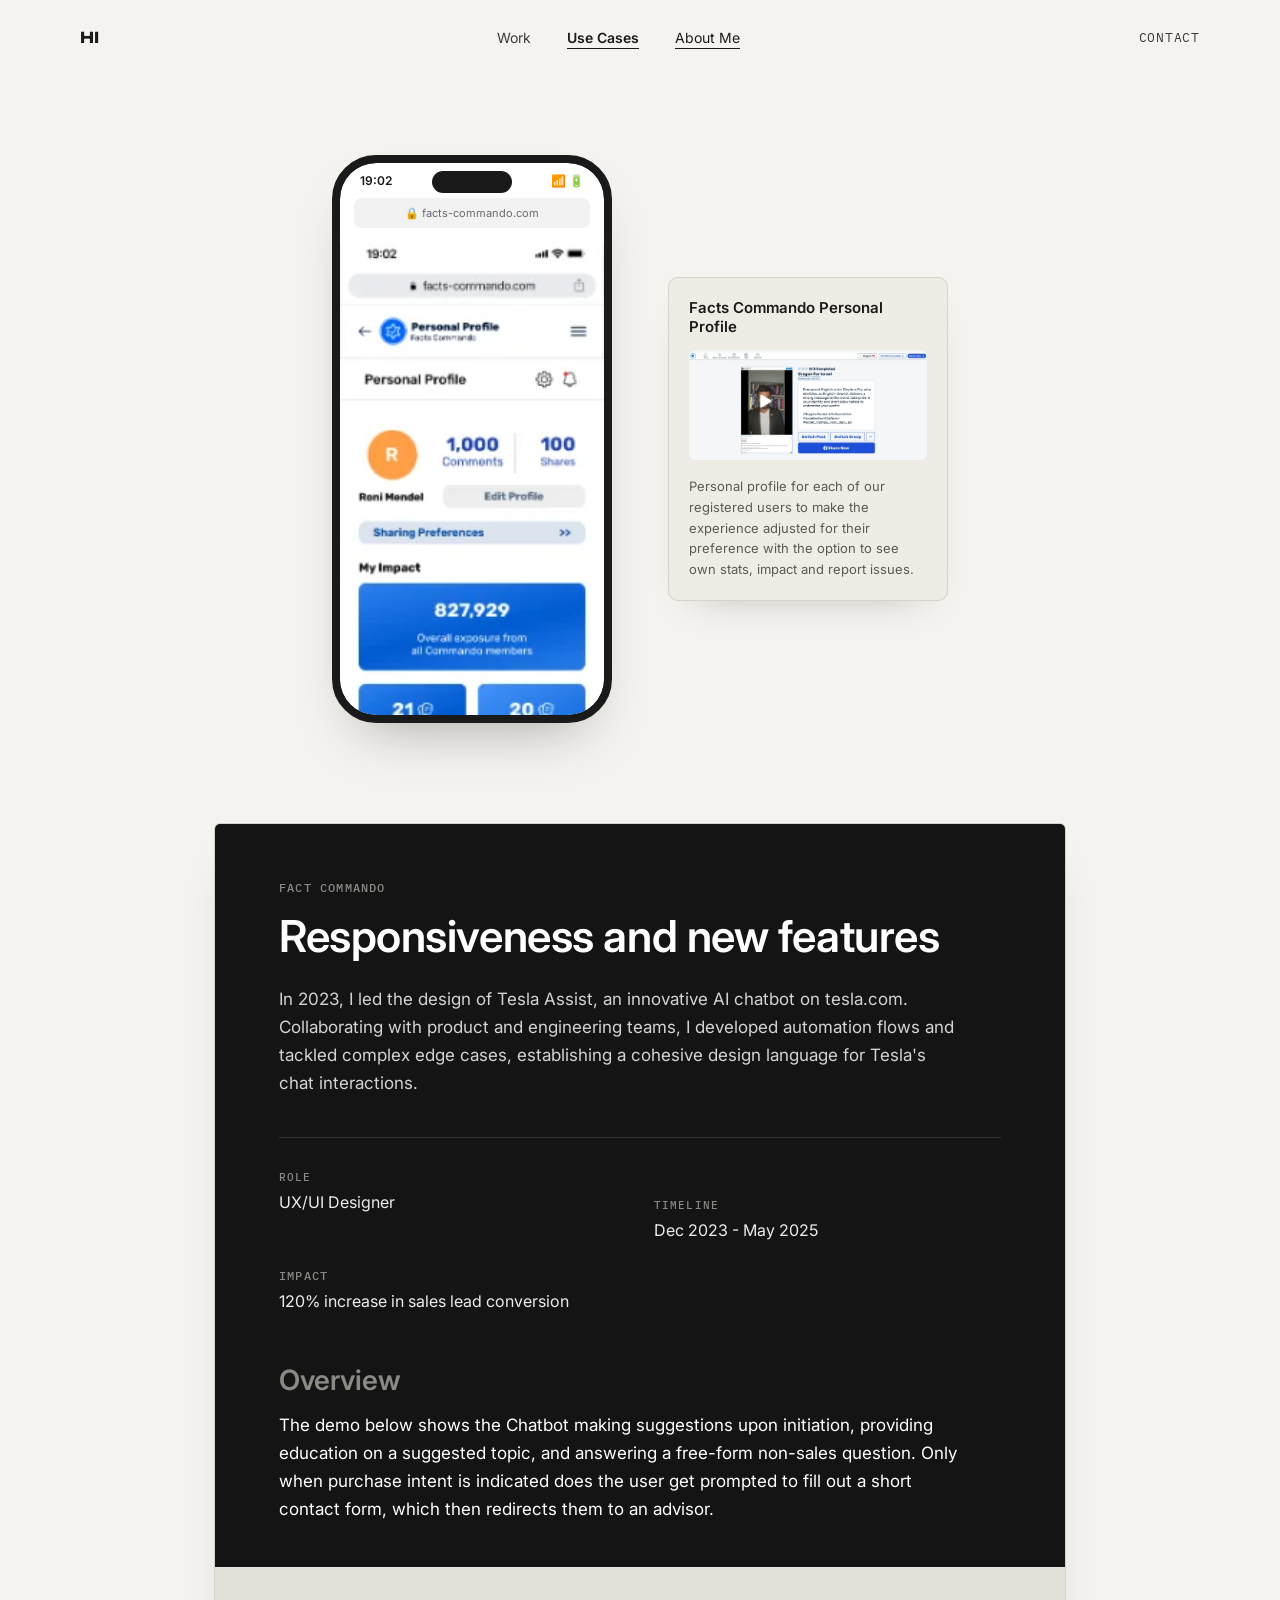
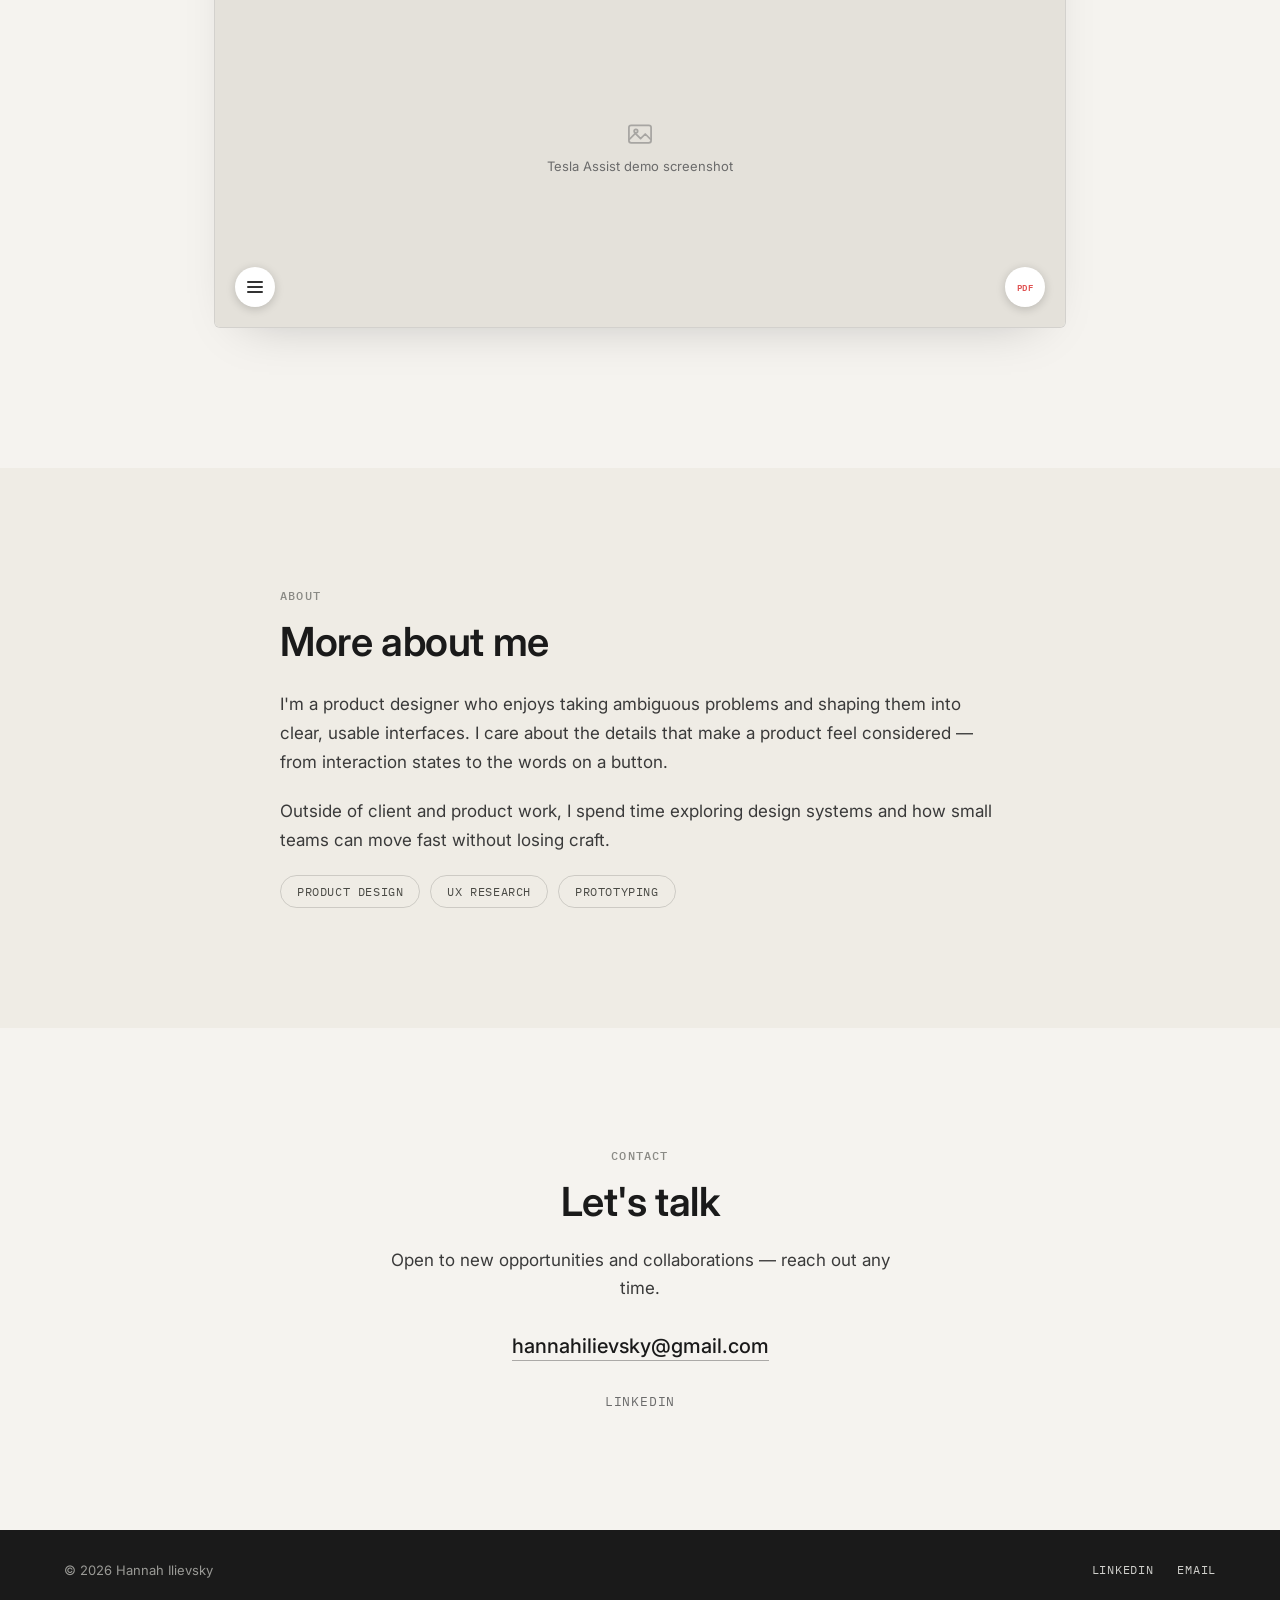
<file: case-studies/facts-commando.html>
<!DOCTYPE html>
<html lang="en" class="js">
<head>
<meta charset="utf-8">
<title>Facts Commando — Hannah Ilievsky</title>
<meta name="description" content="Case study: responsiveness and new features for the Facts Commando AI chatbot.">
<meta name="viewport" content="width=device-width, initial-scale=1">
<link rel="preconnect" href="https://fonts.googleapis.com">
<link rel="preconnect" href="https://fonts.gstatic.com" crossorigin>
<link href="https://fonts.googleapis.com/css2?family=Inter:wght@400;500;600;700&family=IBM+Plex+Mono:wght@500&family=Unbounded:wght@700;800&display=swap" rel="stylesheet">
<link rel="stylesheet" href="../assets/css/style.css">
<noscript><style>html.js .reveal{opacity:1!important;transform:none!important;}</style></noscript>
<script src="../assets/js/main.js" defer onerror="document.documentElement.classList.remove('js')"></script>
</head>
<body>

<nav class="nav nav--on-light" data-screen-label="Nav">
  <a class="nav-brand" href="../index.html">HI</a>
  <div class="nav-links">
    <a href="../index.html#work">Work</a>
    <a href="#" class="is-current">Use Cases</a>
    <a href="../index.html#about">About Me</a>
  </div>
  <div class="nav-actions">
    <a href="../index.html#contact">Contact</a>
  </div>
</nav>

<section class="case-preview" data-screen-label="Screen preview header">
  <div class="phone-frame">
    <div class="phone-screen">
      <div class="phone-statusbar">
        <span>19:02</span>
        <span class="phone-notch"></span>
        <span>📶 🔋</span>
      </div>
      <div class="phone-url">🔒 facts-commando.com</div>
      <div class="phone-body">
        <img src="../assets/images/chatbot-phone-demo.webp" alt="Facts Commando app screen showing member impact stats">
      </div>
    </div>
  </div>

  <div class="profile-card">
    <div class="profile-card-title">Facts Commando Personal Profile</div>
    <div class="profile-card-thumb">
      <img src="../assets/images/chatbot-thumb.webp" alt="Facts Commando personal profile thumbnail">
    </div>
    <p>Personal profile for each of our registered users to make the experience adjusted for their preference with the option to see own stats, impact and report issues.</p>
  </div>
</section>

<section class="case-study" data-screen-label="Case study">
  <div class="case-card reveal">
    <div class="case-card-header">
      <div class="label">Fact Commando</div>
      <h2>Responsiveness and new features</h2>
      <p>In 2023, I led the design of Tesla Assist, an innovative AI chatbot on tesla.com. Collaborating with product and engineering teams, I developed automation flows and tackled complex edge cases, establishing a cohesive design language for Tesla's chat interactions.</p>

      <div class="case-meta">
        <div class="case-meta-item">
          <div class="label">Role</div>
          <div class="case-meta-value">UX/UI Designer</div>
        </div>
        <div class="case-meta-item">
          <div class="label">Timeline</div>
          <div class="case-meta-value">Dec 2023 - May 2025</div>
        </div>
      </div>

      <div class="case-impact">
        <div class="label">Impact</div>
        <div class="case-meta-value">120% increase in sales lead conversion</div>
      </div>

      <h3>Overview</h3>
      <p class="overview">The demo below shows the Chatbot making suggestions upon initiation, providing education on a suggested topic, and answering a free-form non-sales question. Only when purchase intent is indicated does the user get prompted to fill out a short contact form, which then redirects them to an advisor.</p>
    </div>

    <div class="case-demo">
      <div class="case-demo-placeholder">
        <svg width="28" height="28" viewBox="0 0 24 24" fill="none" xmlns="http://www.w3.org/2000/svg">
          <rect x="2.5" y="4.5" width="19" height="15" rx="2" stroke="currentColor" stroke-width="1.5"/>
          <circle cx="8.5" cy="9.5" r="1.5" stroke="currentColor" stroke-width="1.5"/>
          <path d="M3 16.5L8 11.5L12.5 16L16.5 12L21 16.5" stroke="currentColor" stroke-width="1.5" stroke-linecap="round" stroke-linejoin="round"/>
        </svg>
        Tesla Assist demo screenshot
      </div>

      <div class="case-demo-btn case-demo-btn--menu">
        <span></span>
        <span></span>
        <span></span>
      </div>

      <div class="case-demo-btn case-demo-btn--pdf">PDF</div>
    </div>
  </div>
</section>

<section id="about" class="about" data-screen-label="About">
  <div class="about-inner">
    <div class="label reveal">About</div>
    <h2 class="reveal" style="--reveal-delay:0.08s">More about me</h2>
    <p class="reveal" style="--reveal-delay:0.16s">I'm a product designer who enjoys taking ambiguous problems and shaping them into clear, usable interfaces. I care about the details that make a product feel considered — from interaction states to the words on a button.</p>
    <p class="reveal" style="--reveal-delay:0.22s">Outside of client and product work, I spend time exploring design systems and how small teams can move fast without losing craft.</p>
    <div class="tag-list reveal" style="--reveal-delay:0.3s">
      <span class="tag">Product Design</span>
      <span class="tag">UX Research</span>
      <span class="tag">Prototyping</span>
    </div>
  </div>
</section>

<section id="contact" class="contact" data-screen-label="Contact">
  <div class="label reveal">Contact</div>
  <h2 class="reveal" style="--reveal-delay:0.08s">Let's talk</h2>
  <p class="reveal" style="--reveal-delay:0.16s">Open to new opportunities and collaborations — reach out any time.</p>
  <a class="contact-email reveal" style="--reveal-delay:0.24s" href="mailto:hannahilievsky@gmail.com">hannahilievsky@gmail.com</a>
  <div class="contact-links reveal" style="--reveal-delay:0.3s">
    <a href="#">LinkedIn</a>
  </div>
</section>

<footer class="site-footer" data-screen-label="Footer">
  <div class="site-footer-inner">
    <span class="site-footer-copy">© 2026 Hannah Ilievsky</span>
    <div class="site-footer-links">
      <a href="#">LinkedIn</a>
      <a href="mailto:hannahilievsky@gmail.com">Email</a>
    </div>
  </div>
</footer>

</body>
</html>
</file>
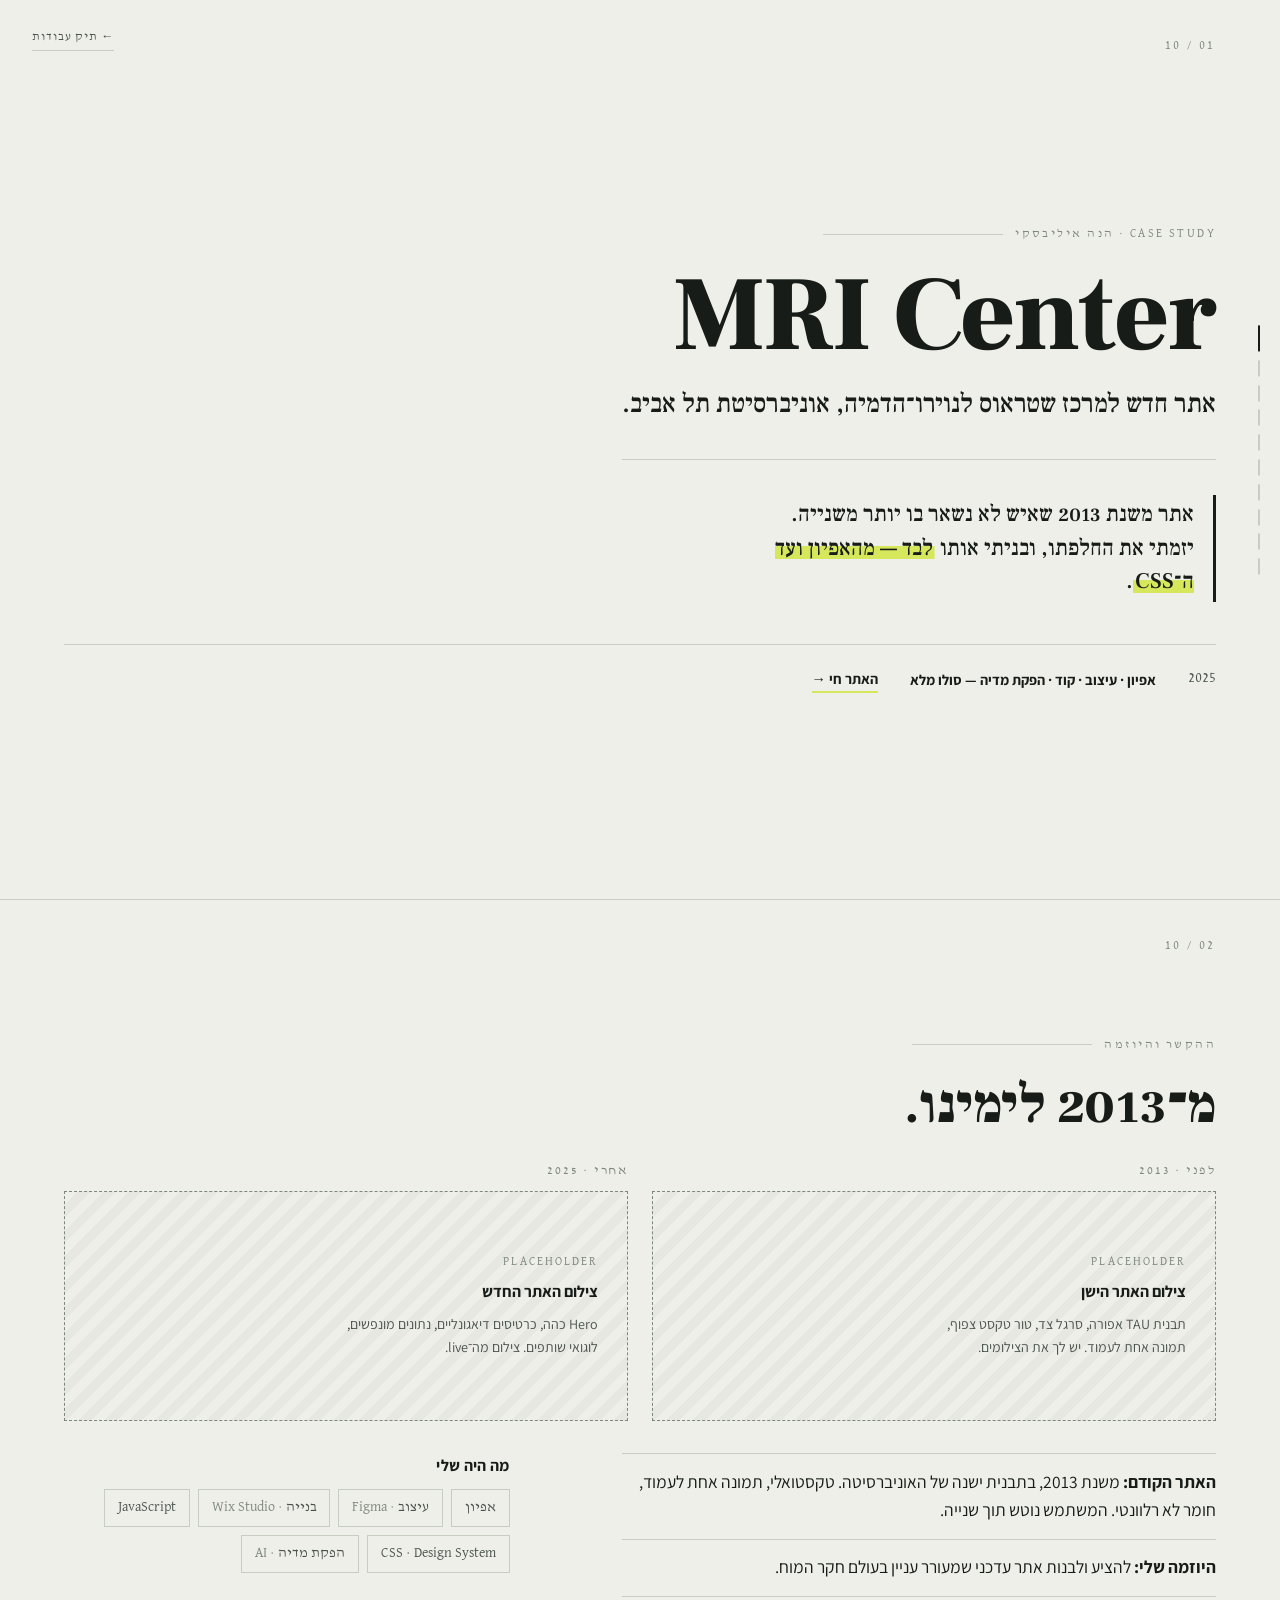
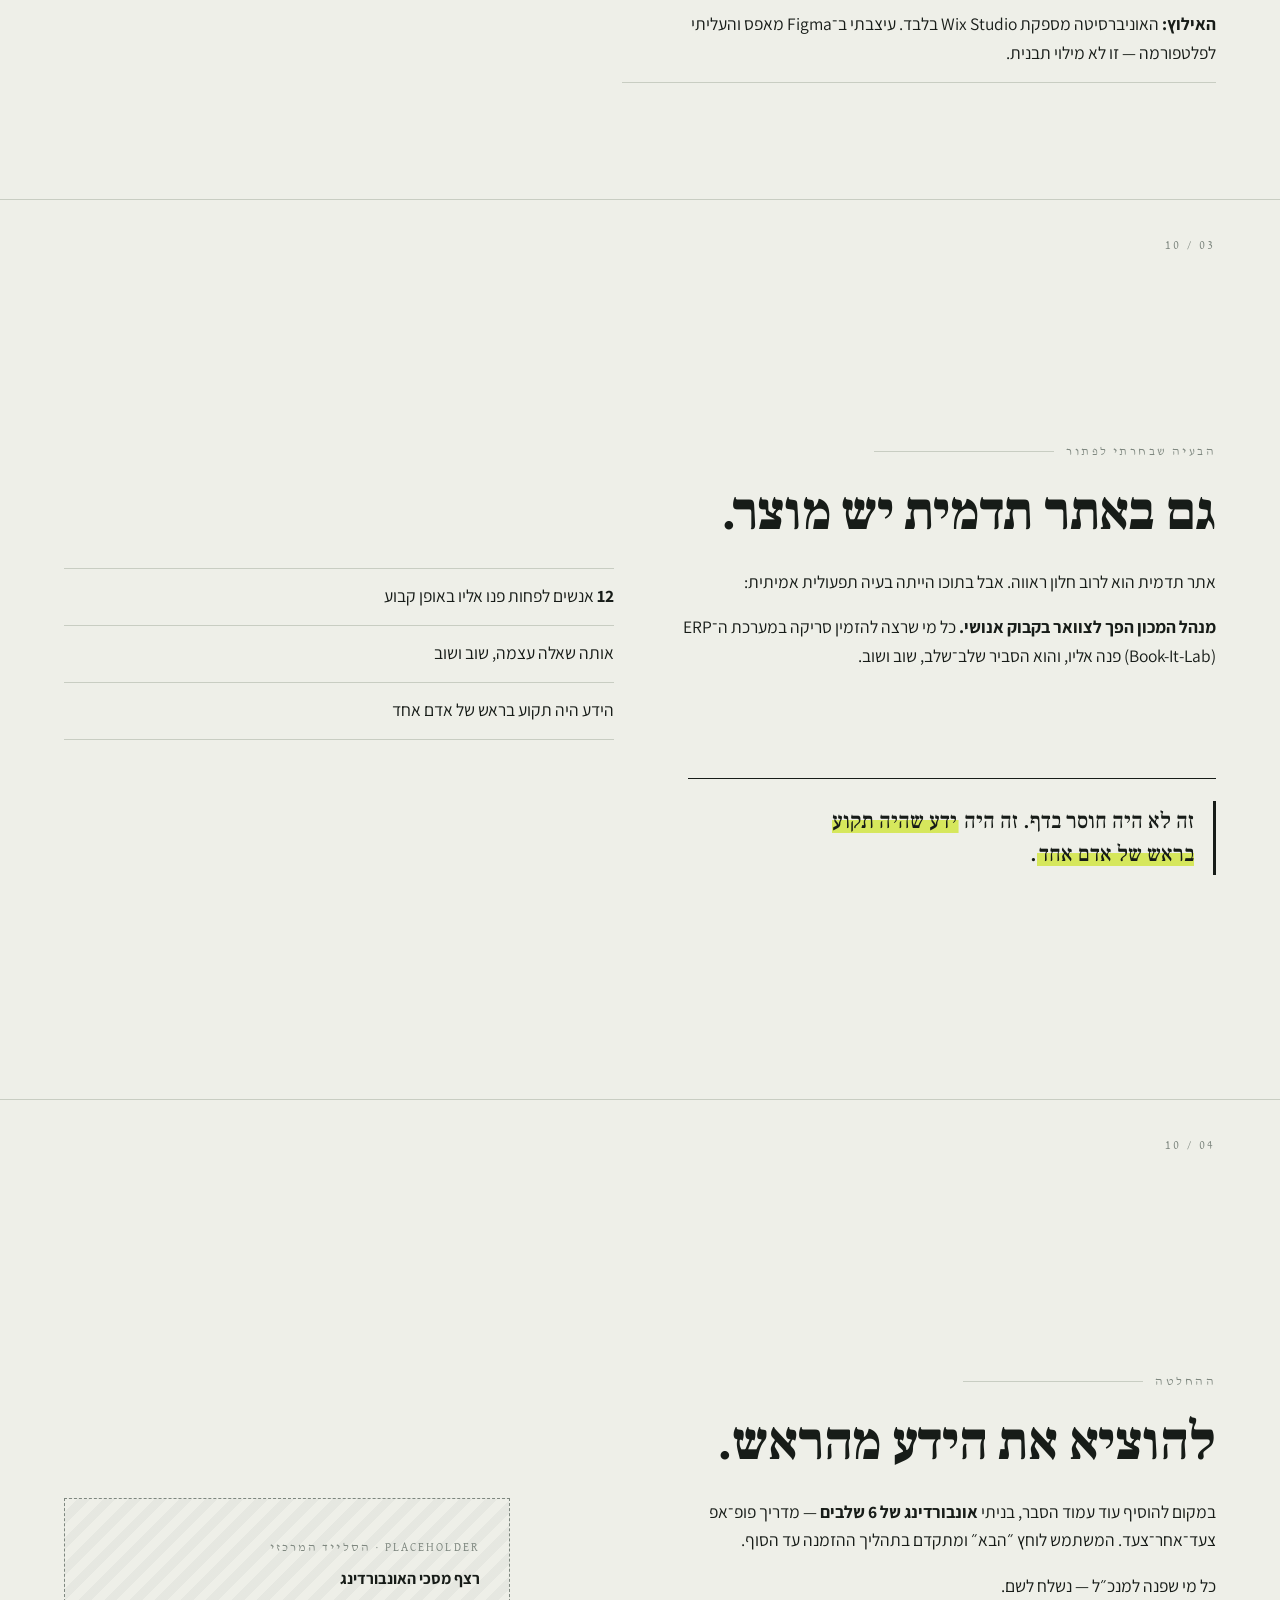
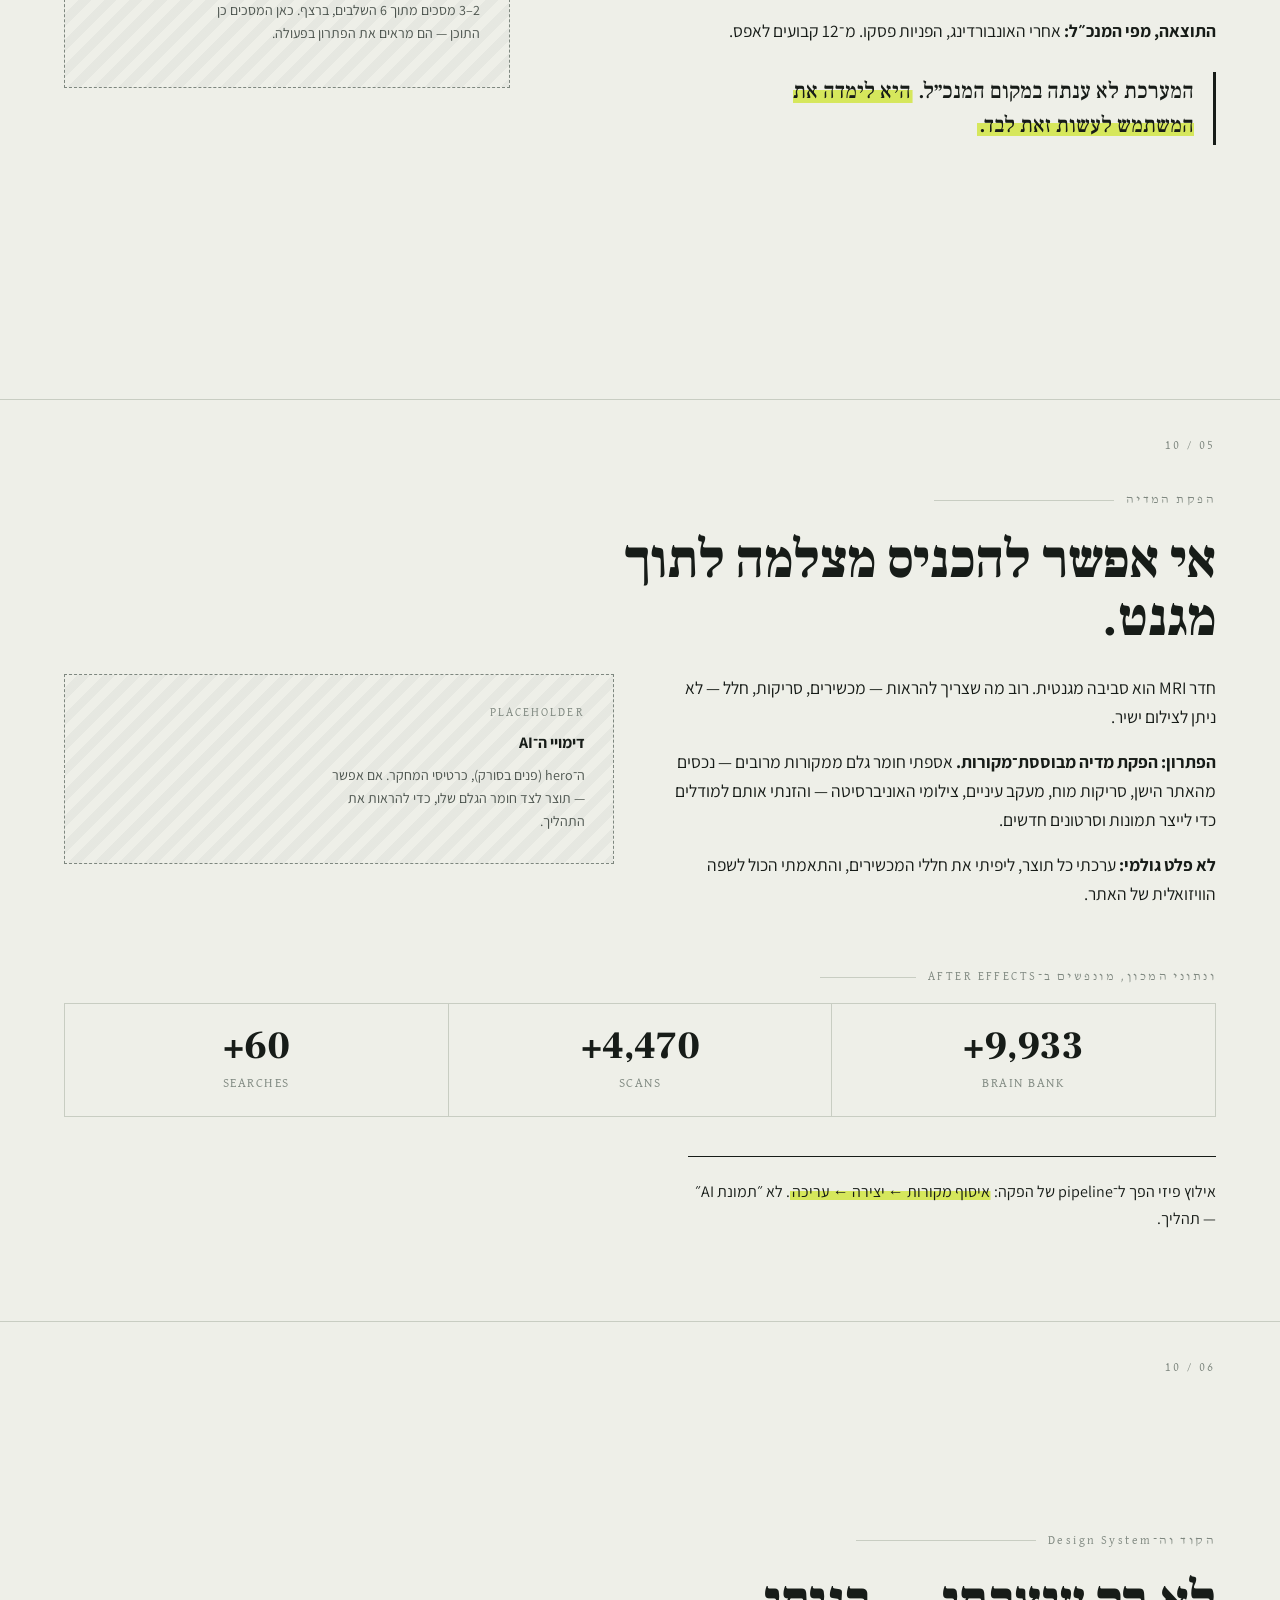
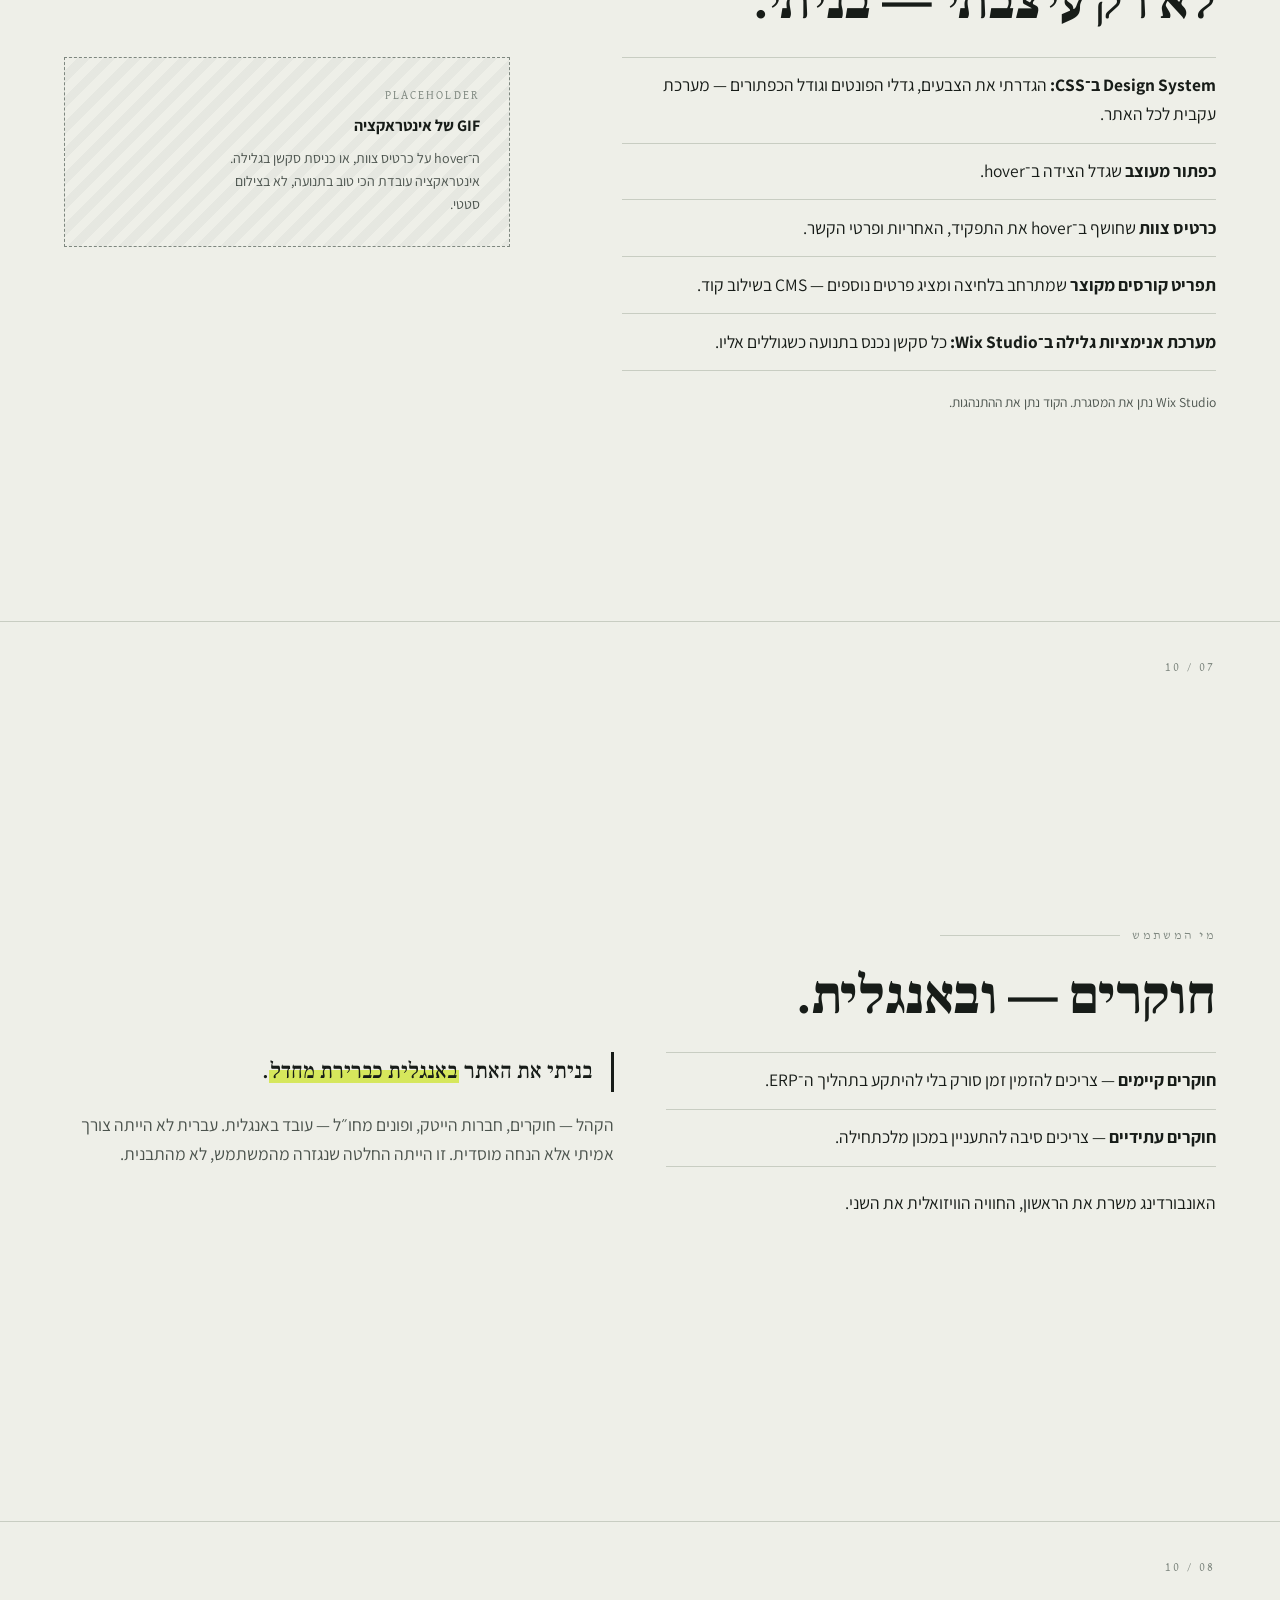
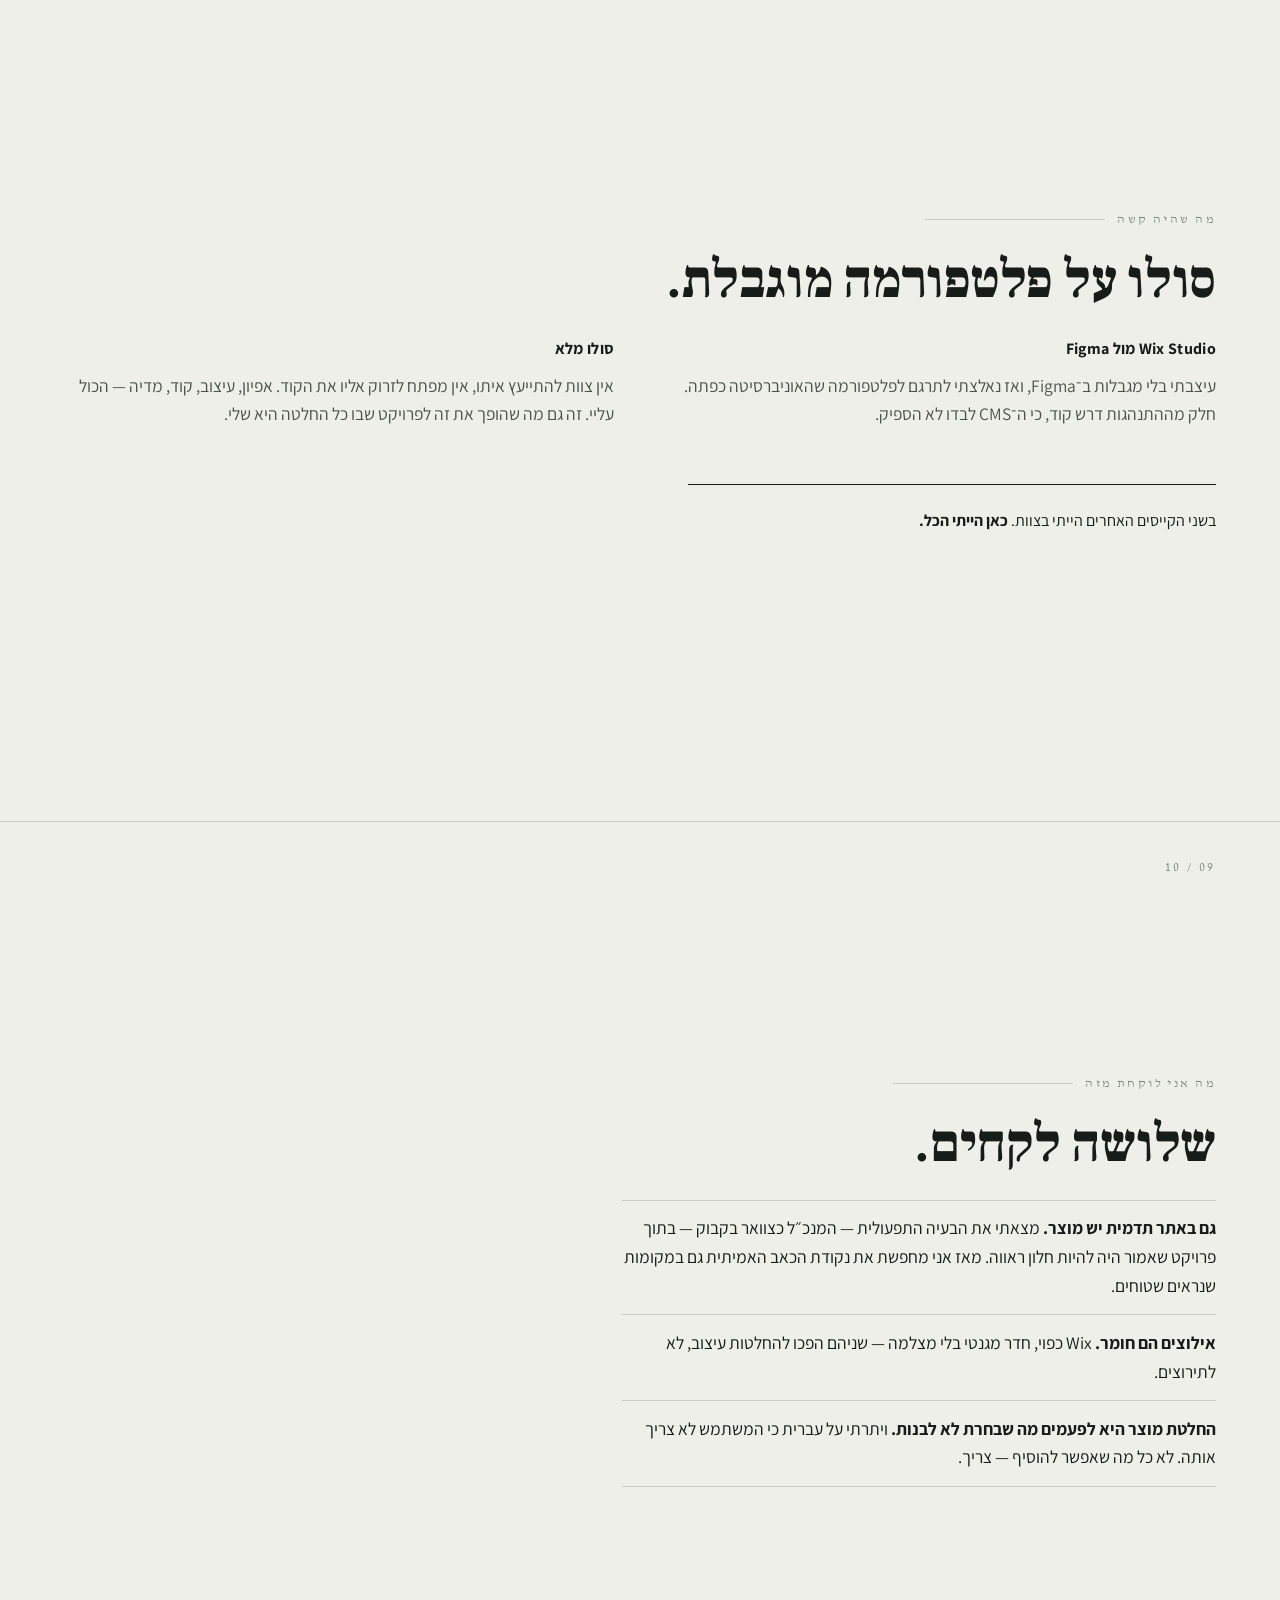
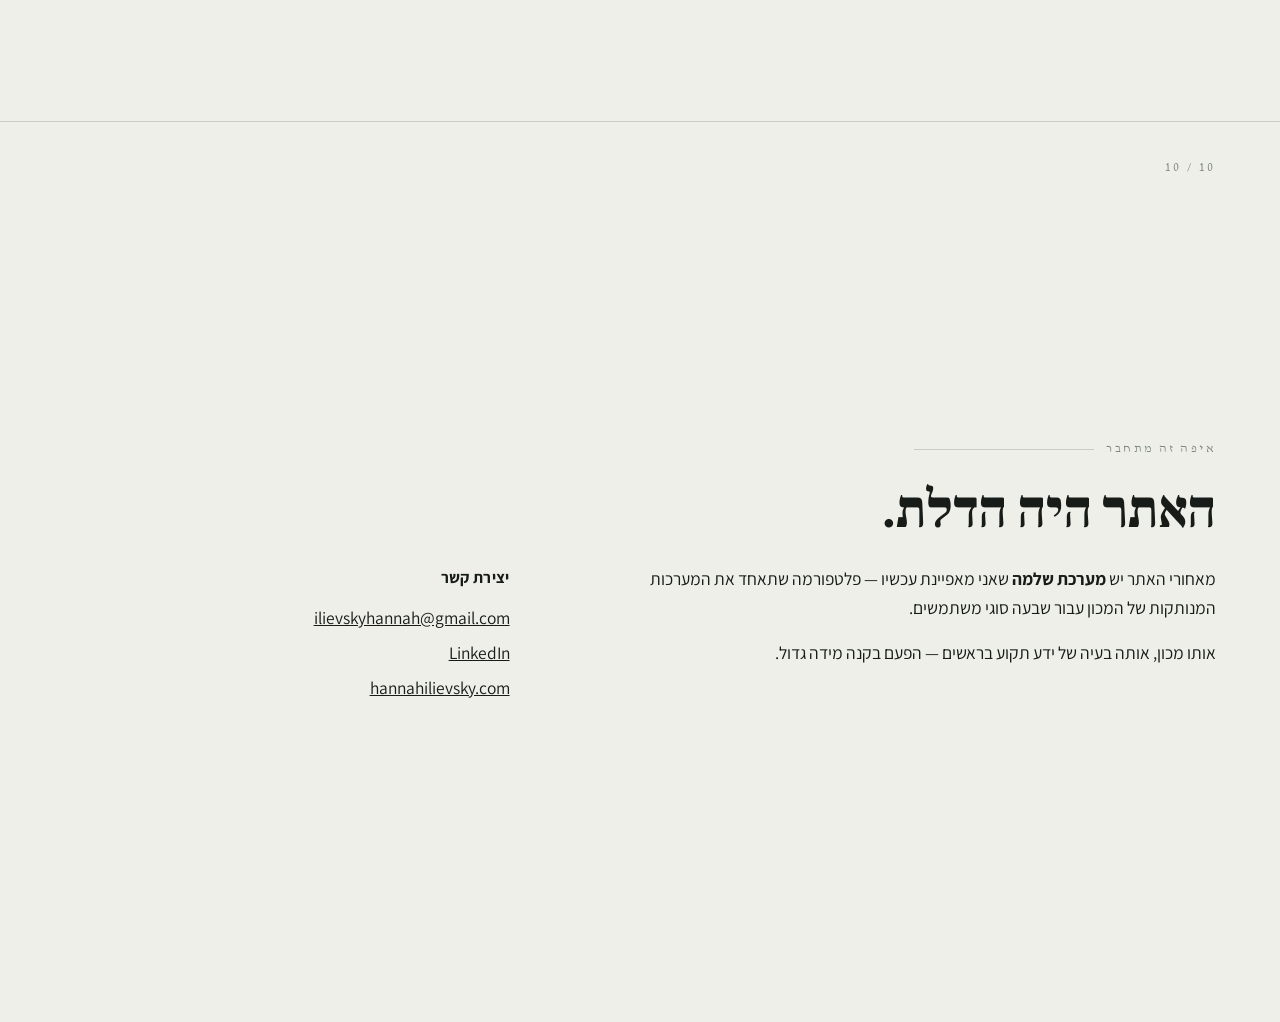
<file: case-studies/mri-center.html>
<!DOCTYPE html>
<html lang="he" dir="rtl">
<head>
<meta charset="utf-8">
<meta name="viewport" content="width=device-width, initial-scale=1">
<title>MRI Center — Case Study · Hannah Ilievsky</title>
<link rel="preconnect" href="https://fonts.googleapis.com">
<link rel="preconnect" href="https://fonts.gstatic.com" crossorigin>
<link href="https://fonts.googleapis.com/css2?family=Frank+Ruhl+Libre:wght@500;700;900&family=Assistant:wght@300;400;600;700&family=David+Libre:wght@400;500;700&display=swap" rel="stylesheet">
<style>
:root{
  --paper:#EEEFE8;
  --paper-2:#E6E8DE;
  --ink:#171C18;
  --ink-2:#4B534D;
  --ink-3:#7E877F;
  --rule:#C8CDC2;
  --mark:#D6E75C;

  --display:"Frank Ruhl Libre", "Times New Roman", serif;
  --body:"Assistant", "Segoe UI", Arial, sans-serif;
  --doc:"David Libre", "Frank Ruhl Libre", serif;

  --pad:clamp(1.5rem, 5vw, 6rem);
  --col:66ch;
}

*{box-sizing:border-box}
html{scroll-behavior:smooth}
body{
  margin:0;
  background:var(--paper);
  color:var(--ink);
  font-family:var(--body);
  font-size:clamp(1rem,.95rem + .2vw,1.09rem);
  line-height:1.65;
  font-weight:400;
  -webkit-font-smoothing:antialiased;
  text-rendering:optimizeLegibility;
}
.ltr{direction:ltr;unicode-bidi:isolate;display:inline-block}

/* back to portfolio */
.back{position:fixed;top:clamp(1.2rem,3vh,1.8rem);inset-inline-end:clamp(1.2rem,3vw,2rem);z-index:60;font-family:var(--doc);font-size:.78rem;letter-spacing:.08em;color:var(--ink-2);text-decoration:none;border-bottom:1px solid var(--rule);padding-bottom:2px;transition:color .3s ease,border-color .3s ease}
.back:hover{color:var(--ink);border-color:var(--ink)}

/* rail */
.rail{position:fixed;inset-inline-start:clamp(.6rem,1.6vw,1.5rem);top:50%;transform:translateY(-50%);z-index:50;display:flex;flex-direction:column;gap:.55rem}
.rail a{display:block;width:2px;height:16px;background:var(--rule);transition:background .3s ease,height .3s ease}
.rail a:hover{background:var(--ink-3)}
.rail a.on{background:var(--ink);height:26px}
.rail a:focus-visible{outline:2px solid var(--ink);outline-offset:4px}
@media (max-width:760px){.rail{display:none}}

/* section shell */
.section{position:relative;min-height:100svh;padding:clamp(4rem,10vh,7rem) var(--pad) clamp(3.5rem,8vh,6rem);display:flex;flex-direction:column;justify-content:center;border-bottom:1px solid var(--rule)}
.section:last-of-type{border-bottom:0}
.wrap{width:100%;max-width:1180px;margin-inline:auto}

.num{position:absolute;top:clamp(1.6rem,4vh,3rem);inset-inline-start:var(--pad);font-family:var(--doc);font-size:.78rem;letter-spacing:.22em;color:var(--ink-3)}
@media (max-width:760px){.num{inset-inline-start:auto;inset-inline-end:var(--pad)}}

.eyebrow{font-family:var(--doc);font-size:.76rem;letter-spacing:.2em;color:var(--ink-3);margin:0 0 1.4rem;display:flex;align-items:center;gap:.75rem}
.eyebrow::after{content:"";flex:1;height:1px;background:var(--rule);max-width:180px}

h1{font-family:var(--display);font-weight:900;font-size:clamp(2.8rem,9vw,6.6rem);line-height:.94;letter-spacing:-.01em;margin:0 0 1.2rem}
h2{font-family:var(--display);font-weight:900;font-size:clamp(1.9rem,4.6vw,3.35rem);line-height:1.08;letter-spacing:-.005em;margin:0 0 1.6rem;max-width:20ch}
h3{font-family:var(--body);font-weight:700;font-size:1rem;letter-spacing:.02em;margin:0 0 .6rem}
p{margin:0 0 1.05rem;max-width:var(--col)}
.lead{font-family:var(--display);font-weight:500;font-size:clamp(1.2rem,2.4vw,1.65rem);line-height:1.45;max-width:44ch}
.soft{color:var(--ink-2)}
.tiny{font-size:.85rem;color:var(--ink-2);max-width:60ch}

.rule{height:1px;background:var(--rule);border:0;margin:2.2rem 0;max-width:var(--col)}

/* highlighter */
.mark{background-image:linear-gradient(var(--mark),var(--mark));background-repeat:no-repeat;background-position:100% 86%;background-size:0% .58em;padding-inline:.08em;transition:background-size .85s cubic-bezier(.2,.7,.3,1)}
.is-in .mark{background-size:100% .58em}
.is-in .mark:nth-of-type(2){transition-delay:.25s}

/* lists */
.list{list-style:none;padding:0;margin:0;max-width:var(--col)}
.list li{padding:.85rem 0;border-top:1px solid var(--rule)}
.list li:last-child{border-bottom:1px solid var(--rule)}
.list b{font-weight:700}

.tags{display:flex;flex-wrap:wrap;gap:.5rem;margin:0;padding:0;list-style:none}
.tags li{font-family:var(--doc);font-size:.88rem;border:1px solid var(--rule);padding:.4rem .8rem;color:var(--ink-2)}

/* grid */
.cols{display:grid;grid-template-columns:repeat(auto-fit,minmax(min(100%,280px),1fr));gap:clamp(1.6rem,4vw,3.5rem);align-items:start}
.cols--wide{grid-template-columns:1.25fr .85fr}
@media (max-width:900px){.cols--wide{grid-template-columns:1fr}}

/* table */
.tbl{width:100%;border-collapse:collapse;font-size:.97rem}
.tbl th{text-align:start;font-family:var(--doc);font-weight:500;font-size:.75rem;letter-spacing:.16em;color:var(--ink-3);padding:0 0 .8rem;border-bottom:1px solid var(--ink)}
.tbl td{padding:.95rem 0;border-bottom:1px solid var(--rule);vertical-align:top}
.tbl td:first-child{padding-inline-end:2rem;width:44%;color:var(--ink-2)}
.tbl td:last-child{font-weight:600}

/* stat row (After Effects numbers) */
.stats{display:grid;grid-template-columns:repeat(3,1fr);gap:1px;background:var(--rule);border:1px solid var(--rule);margin:0;padding:0;list-style:none}
.stats li{background:var(--paper);padding:1.4rem 1rem;text-align:center}
.stats .n{font-family:var(--display);font-weight:900;font-size:clamp(1.6rem,4vw,2.4rem);line-height:1;color:var(--ink)}
.stats .l{font-family:var(--doc);font-size:.8rem;letter-spacing:.12em;color:var(--ink-3);margin-top:.5rem}
@media (max-width:560px){.stats{grid-template-columns:1fr}}

/* before/after */
.ba{display:grid;grid-template-columns:1fr 1fr;gap:1.5rem}
@media (max-width:720px){.ba{grid-template-columns:1fr}}
.ba figure{margin:0}
.ba figcaption{font-family:var(--doc);font-size:.8rem;letter-spacing:.14em;color:var(--ink-3);margin-bottom:.6rem}

/* placeholder */
.ph{border:1px dashed var(--ink-3);background:repeating-linear-gradient(135deg,transparent,transparent 9px,rgba(126,135,127,.07) 9px,rgba(126,135,127,.07) 18px);padding:clamp(1.2rem,3vw,1.8rem);display:flex;flex-direction:column;gap:.45rem;min-height:190px;justify-content:center}
.ph-l{font-family:var(--doc);font-size:.72rem;letter-spacing:.18em;color:var(--ink-3)}
.ph-t{font-weight:700;font-size:1rem}
.ph-h{font-size:.88rem;color:var(--ink-2);max-width:38ch}

/* callout */
.callout{border-inline-start:3px solid var(--ink);padding:.2rem 1.2rem;max-width:52ch}
.callout p{margin:0;font-family:var(--display);font-weight:500;font-size:clamp(1.1rem,2.1vw,1.4rem);line-height:1.5}

/* kicker */
.kicker{margin-top:2.4rem;padding-top:1.4rem;border-top:1px solid var(--ink);max-width:var(--col);font-size:1rem}

/* title meta */
.title-meta{display:flex;flex-wrap:wrap;gap:.5rem 2rem;font-family:var(--doc);font-size:.9rem;color:var(--ink-2);margin-top:2.6rem;padding-top:1.4rem;border-top:1px solid var(--rule)}
.solo{display:inline-flex;align-items:center;gap:.5rem;font-family:var(--body);font-weight:700;color:var(--ink)}
.live{display:inline-flex;align-items:center;gap:.5rem;font-family:var(--body);font-weight:700;color:var(--ink);text-decoration:none;border-bottom:2px solid var(--mark)}
.live:hover{border-bottom-color:var(--ink)}

/* reveal */
.reveal{opacity:0;transform:translateY(18px);transition:opacity .8s ease,transform .8s cubic-bezier(.2,.7,.3,1)}
.is-in.reveal,.is-in .reveal{opacity:1;transform:none}
.section .reveal:nth-child(2){transition-delay:.08s}
.section .reveal:nth-child(3){transition-delay:.16s}

@media (prefers-reduced-motion:reduce){
  html{scroll-behavior:auto}
  .reveal{opacity:1;transform:none;transition:none}
  .mark{background-size:100% .58em;transition:none}
}
:focus-visible{outline:2px solid var(--ink);outline-offset:3px}

@media print{
  .rail{display:none}
  .back{display:none}
  body{background:#fff}
  .section{min-height:auto;page-break-after:always;border-bottom:0;padding:2rem 0}
  .reveal{opacity:1;transform:none}
  .mark{background-size:100% .58em}
  *{-webkit-print-color-adjust:exact;print-color-adjust:exact}
}
</style>
</head>
<body>

<a class="back" href="../index.html">← תיק עבודות</a>

<nav class="rail" aria-label="ניווט בין פרקים">
  <a href="#s1" class="on" aria-label="פרק 1"></a>
  <a href="#s2" aria-label="פרק 2"></a>
  <a href="#s3" aria-label="פרק 3"></a>
  <a href="#s4" aria-label="פרק 4"></a>
  <a href="#s5" aria-label="פרק 5"></a>
  <a href="#s6" aria-label="פרק 6"></a>
  <a href="#s7" aria-label="פרק 7"></a>
  <a href="#s8" aria-label="פרק 8"></a>
  <a href="#s9" aria-label="פרק 9"></a>
  <a href="#s10" aria-label="פרק 10"></a>
</nav>

<!-- 01 -->
<section class="section" id="s1">
  <span class="num">01 / 10</span>
  <div class="wrap">
    <p class="eyebrow reveal">CASE STUDY · הנה איליבסקי</p>
    <h1 class="reveal">MRI Center</h1>
    <!-- מרכז שטראוס לנוירו-הדמיה — חקר תפקוד המוח, קליני ופרה-קליני -->
    <p class="lead reveal" style="max-width:52ch">אתר חדש למרכז שטראוס לנוירו־הדמיה, אוניברסיטת תל אביב.</p>
    <hr class="rule reveal">
    <div class="callout reveal">
      <p>אתר משנת 2013 שאיש לא נשאר בו יותר משנייה.<br>
      יזמתי את החלפתו, ובניתי אותו <span class="mark">לבד — מהאפיון ועד ה־CSS</span>.</p>
    </div>
    <div class="title-meta reveal">
      <span>2025</span>
      <span class="solo">אפיון · עיצוב · קוד · הפקת מדיה — סולו מלא</span>
      <a class="live" href="https://mri.tau.ac.il/" target="_blank" rel="noopener">האתר חי →</a>
    </div>
  </div>
</section>

<!-- 02 -->
<section class="section" id="s2">
  <span class="num">02 / 10</span>
  <div class="wrap">
    <p class="eyebrow reveal">ההקשר והיוזמה</p>
    <h2 class="reveal">מ־2013 לימינו.</h2>
    <div class="reveal" style="margin-bottom:2rem">
      <div class="ba">
        <figure>
          <figcaption>לפני · 2013</figcaption>
          <div class="ph" style="min-height:230px">
            <span class="ph-l">PLACEHOLDER</span>
            <span class="ph-t">צילום האתר הישן</span>
            <span class="ph-h">תבנית TAU אפורה, סרגל צד, טור טקסט צפוף, תמונה אחת לעמוד. יש לך את הצילומים.</span>
          </div>
        </figure>
        <figure>
          <figcaption>אחרי · 2025</figcaption>
          <div class="ph" style="min-height:230px">
            <span class="ph-l">PLACEHOLDER</span>
            <span class="ph-t">צילום האתר החדש</span>
            <span class="ph-h">Hero כהה, כרטיסים דיאגונליים, נתונים מונפשים, לוגואי שותפים. צילום מה־live.</span>
          </div>
        </figure>
      </div>
    </div>
    <div class="cols cols--wide reveal">
      <div>
        <ul class="list">
          <li><b>האתר הקודם:</b> משנת 2013, בתבנית ישנה של האוניברסיטה. טקסטואלי, תמונה אחת לעמוד, חומר לא רלוונטי. המשתמש נוטש תוך שנייה.</li>
          <li><b>היוזמה שלי:</b> להציע ולבנות אתר עדכני שמעורר עניין בעולם חקר המוח.</li>
          <li><b>האילוץ:</b> האוניברסיטה מספקת Wix Studio בלבד. עיצבתי ב־Figma מאפס והעליתי לפלטפורמה — זו לא מילוי תבנית.</li>
        </ul>
      </div>
      <div>
        <h3>מה היה שלי</h3>
        <ul class="tags">
          <li>אפיון</li><li>עיצוב <span style="color:var(--ink-3)">· Figma</span></li><li>בנייה <span style="color:var(--ink-3)">· Wix Studio</span></li><li>JavaScript</li><li>CSS · Design System</li><li>הפקת מדיה <span style="color:var(--ink-3)">· AI</span></li>
        </ul>
      </div>
    </div>
  </div>
</section>

<!-- 03 -->
<section class="section" id="s3">
  <span class="num">03 / 10</span>
  <div class="wrap">
    <p class="eyebrow reveal">הבעיה שבחרתי לפתור</p>
    <h2 class="reveal">גם באתר תדמית יש מוצר.</h2>
    <div class="cols reveal">
      <div>
        <p>אתר תדמית הוא לרוב חלון ראווה. אבל בתוכו הייתה בעיה תפעולית אמיתית:</p>
        <p><b>מנהל המכון הפך לצוואר בקבוק אנושי.</b> כל מי שרצה להזמין סריקה במערכת ה־ERP (Book-It-Lab) פנה אליו, והוא הסביר שלב־שלב, שוב ושוב.</p>
      </div>
      <div>
        <ul class="list">
          <li><b>12</b> אנשים לפחות פנו אליו באופן קבוע</li>
          <li>אותה שאלה עצמה, שוב ושוב</li>
          <li>הידע היה תקוע בראש של אדם אחד</li>
        </ul>
      </div>
    </div>
    <div class="kicker reveal">
      <div class="callout">
        <p>זה לא היה חוסר בדף. זה היה <span class="mark">ידע שהיה תקוע בראש של אדם אחד</span>.</p>
      </div>
    </div>
  </div>
</section>

<!-- 04 -->
<section class="section" id="s4">
  <span class="num">04 / 10</span>
  <div class="wrap">
    <p class="eyebrow reveal">ההחלטה</p>
    <h2 class="reveal">להוציא את הידע מהראש.</h2>
    <div class="cols cols--wide reveal">
      <div>
        <p>במקום להוסיף עוד עמוד הסבר, בניתי <b>אונבורדינג של 6 שלבים</b> — מדריך פופ־אפ צעד־אחר־צעד. המשתמש לוחץ ״הבא״ ומתקדם בתהליך ההזמנה עד הסוף.</p>
        <p>כל מי שפנה למנכ״ל — נשלח לשם.</p>
        <p><b>התוצאה, מפי המנכ״ל:</b> אחרי האונבורדינג, הפניות פסקו. מ־12 קבועים לאפס.</p>
        <div class="callout" style="margin-top:1.6rem">
          <p>המערכת לא ענתה במקום המנכ״ל. <span class="mark">היא לימדה את המשתמש לעשות זאת לבד.</span></p>
        </div>
      </div>
      <div>
        <div class="ph">
          <span class="ph-l">PLACEHOLDER · הסלייד המרכזי</span>
          <span class="ph-t">רצף מסכי האונבורדינג</span>
          <span class="ph-h">2–3 מסכים מתוך 6 השלבים, ברצף. כאן המסכים כן התוכן — הם מראים את הפתרון בפעולה.</span>
        </div>
      </div>
    </div>
  </div>
</section>

<!-- 05 -->
<section class="section" id="s5">
  <span class="num">05 / 10</span>
  <div class="wrap">
    <p class="eyebrow reveal">הפקת המדיה</p>
    <h2 class="reveal">אי אפשר להכניס מצלמה לתוך מגנט.</h2>
    <div class="cols reveal">
      <div>
        <p>חדר MRI הוא סביבה מגנטית. רוב מה שצריך להראות — מכשירים, סריקות, חלל — לא ניתן לצילום ישיר.</p>
        <p><b>הפתרון: הפקת מדיה מבוססת־מקורות.</b> אספתי חומר גלם ממקורות מרובים — נכסים מהאתר הישן, סריקות מוח, מעקב עיניים, צילומי האוניברסיטה — והזנתי אותם למודלים כדי לייצר תמונות וסרטונים חדשים.</p>
        <p><b>לא פלט גולמי:</b> ערכתי כל תוצר, ליפיתי את חללי המכשירים, והתאמתי הכול לשפה הוויזואלית של האתר.</p>
      </div>
      <div>
        <div class="ph">
          <span class="ph-l">PLACEHOLDER</span>
          <span class="ph-t">דימויי ה־AI</span>
          <span class="ph-h">ה־hero (פנים בסורק), כרטיסי המחקר. אם אפשר — תוצר לצד חומר הגלם שלו, כדי להראות את התהליך.</span>
        </div>
      </div>
    </div>
    <p class="eyebrow reveal" style="margin:2.6rem 0 1rem">ונתוני המכון, מונפשים ב־AFTER EFFECTS</p>
    <ul class="stats reveal">
      <li><div class="n">9,933+</div><div class="l">BRAIN BANK</div></li>
      <li><div class="n">4,470+</div><div class="l">SCANS</div></li>
      <li><div class="n">60+</div><div class="l">SEARCHES</div></li>
    </ul>
    <div class="kicker reveal">
      <p>אילוץ פיזי הפך ל־pipeline של הפקה: <span class="mark">איסוף מקורות ← יצירה ← עריכה</span>. לא ״תמונת AI״ — תהליך.</p>
    </div>
  </div>
</section>

<!-- 06 -->
<section class="section" id="s6">
  <span class="num">06 / 10</span>
  <div class="wrap">
    <p class="eyebrow reveal">הקוד וה־Design System</p>
    <h2 class="reveal">לא רק עיצבתי — בניתי.</h2>
    <div class="cols cols--wide reveal">
      <div>
        <ul class="list">
          <li><b>Design System ב־CSS:</b> הגדרתי את הצבעים, גדלי הפונטים וגודל הכפתורים — מערכת עקבית לכל האתר.</li>
          <li><b>כפתור מעוצב</b> שגדל הצידה ב־hover.</li>
          <li><b>כרטיס צוות</b> שחושף ב־hover את התפקיד, האחריות ופרטי הקשר.</li>
          <li><b>תפריט קורסים מקוצר</b> שמתרחב בלחיצה ומציג פרטים נוספים — CMS בשילוב קוד.</li>
          <li><b>מערכת אנימציות גלילה ב־Wix Studio:</b> כל סקשן נכנס בתנועה כשגוללים אליו.</li>
        </ul>
        <p class="tiny" style="margin-top:1.2rem">Wix Studio נתן את המסגרת. הקוד נתן את ההתנהגות.</p>
      </div>
      <div>
        <div class="ph">
          <span class="ph-l">PLACEHOLDER</span>
          <span class="ph-t">GIF של אינטראקציה</span>
          <span class="ph-h">ה־hover על כרטיס צוות, או כניסת סקשן בגלילה. אינטראקציה עובדת הכי טוב בתנועה, לא בצילום סטטי.</span>
        </div>
      </div>
    </div>
  </div>
</section>

<!-- 07 -->
<section class="section" id="s7">
  <span class="num">07 / 10</span>
  <div class="wrap">
    <p class="eyebrow reveal">מי המשתמש</p>
    <h2 class="reveal">חוקרים — ובאנגלית.</h2>
    <div class="cols reveal">
      <div>
        <ul class="list">
          <li><b>חוקרים קיימים</b> — צריכים להזמין זמן סורק בלי להיתקע בתהליך ה־ERP.</li>
          <li><b>חוקרים עתידיים</b> — צריכים סיבה להתעניין במכון מלכתחילה.</li>
        </ul>
        <p style="margin-top:1.4rem">האונבורדינג משרת את הראשון, החוויה הוויזואלית את השני.</p>
      </div>
      <div>
        <div class="callout">
          <p>בניתי את האתר <span class="mark">באנגלית כברירת מחדל</span>.</p>
        </div>
        <p class="soft" style="margin-top:1.2rem">הקהל — חוקרים, חברות הייטק, ופונים מחו״ל — עובד באנגלית. עברית לא הייתה צורך אמיתי אלא הנחה מוסדית. זו הייתה החלטה שנגזרה מהמשתמש, לא מהתבנית.</p>
      </div>
    </div>
  </div>
</section>

<!-- 08 -->
<section class="section" id="s8">
  <span class="num">08 / 10</span>
  <div class="wrap">
    <p class="eyebrow reveal">מה שהיה קשה</p>
    <h2 class="reveal">סולו על פלטפורמה מוגבלת.</h2>
    <div class="cols reveal">
      <div>
        <h3>Wix Studio מול Figma</h3>
        <p class="soft">עיצבתי בלי מגבלות ב־Figma, ואז נאלצתי לתרגם לפלטפורמה שהאוניברסיטה כפתה. חלק מההתנהגות דרש קוד, כי ה־CMS לבדו לא הספיק.</p>
      </div>
      <div>
        <h3>סולו מלא</h3>
        <p class="soft">אין צוות להתייעץ איתו, אין מפתח לזרוק אליו את הקוד. אפיון, עיצוב, קוד, מדיה — הכול עליי. זה גם מה שהופך את זה לפרויקט שבו כל החלטה היא שלי.</p>
      </div>
    </div>
    <div class="kicker reveal">
      <p>בשני הקייסים האחרים הייתי בצוות. <b>כאן הייתי הכל.</b></p>
    </div>
  </div>
</section>

<!-- 09 -->
<section class="section" id="s9">
  <span class="num">09 / 10</span>
  <div class="wrap">
    <p class="eyebrow reveal">מה אני לוקחת מזה</p>
    <h2 class="reveal">שלושה לקחים.</h2>
    <ul class="list reveal">
      <li><b>גם באתר תדמית יש מוצר.</b> מצאתי את הבעיה התפעולית — המנכ״ל כצוואר בקבוק — בתוך פרויקט שאמור היה להיות חלון ראווה. מאז אני מחפשת את נקודת הכאב האמיתית גם במקומות שנראים שטוחים.</li>
      <li><b>אילוצים הם חומר.</b> Wix כפוי, חדר מגנטי בלי מצלמה — שניהם הפכו להחלטות עיצוב, לא לתירוצים.</li>
      <li><b>החלטת מוצר היא לפעמים מה שבחרת לא לבנות.</b> ויתרתי על עברית כי המשתמש לא צריך אותה. לא כל מה שאפשר להוסיף — צריך.</li>
    </ul>
  </div>
</section>

<!-- 10 -->
<section class="section" id="s10">
  <span class="num">10 / 10</span>
  <div class="wrap">
    <p class="eyebrow reveal">איפה זה מתחבר</p>
    <h2 class="reveal">האתר היה הדלת.</h2>
    <div class="cols cols--wide reveal">
      <div>
        <p>מאחורי האתר יש <b>מערכת שלמה</b> שאני מאפיינת עכשיו — פלטפורמה שתאחד את המערכות המנותקות של המכון עבור שבעה סוגי משתמשים.</p>
        <p>אותו מכון, אותה בעיה של ידע תקוע בראשים — הפעם בקנה מידה גדול.</p>
      </div>
      <div>
        <h3>יצירת קשר</h3>
        <p class="soft" style="line-height:2">
          <a href="mailto:ilievskyhannah@gmail.com" style="color:var(--ink)">ilievskyhannah@gmail.com</a><br>
          <a href="http://www.linkedin.com/in/hannahilievsky" style="color:var(--ink)">LinkedIn</a><br>
          <a href="https://www.hannahilievsky.com" style="color:var(--ink)">hannahilievsky.com</a>
        </p>
      </div>
    </div>
  </div>
</section>

<script>
(function(){
  var secs = Array.prototype.slice.call(document.querySelectorAll('.section'));
  var links = Array.prototype.slice.call(document.querySelectorAll('.rail a'));
  if(!('IntersectionObserver' in window)){ secs.forEach(function(s){ s.classList.add('is-in'); }); return; }
  var revealObs = new IntersectionObserver(function(entries){
    entries.forEach(function(e){ if(e.isIntersecting) e.target.classList.add('is-in'); });
  }, {threshold:0.15, rootMargin:'0px 0px -8% 0px'});
  secs.forEach(function(s){ revealObs.observe(s); });
  var railObs = new IntersectionObserver(function(entries){
    entries.forEach(function(e){ if(!e.isIntersecting) return; var i=secs.indexOf(e.target); links.forEach(function(l,j){ l.classList.toggle('on', j===i); }); });
  }, {threshold:0.5});
  secs.forEach(function(s){ railObs.observe(s); });
})();
</script>

</body>
</html>
</file>
<file: styles.css>
/* ==========================================================================
   PRODUCT DESIGNER PORTFOLIO - DESIGN SYSTEM & STYLES
   ========================================================================== */

/* --- CSS Variables & Theme System --- */
:root {
  /* Dark Theme (Base Theme) */
  --bg-primary: #0A0A0A;
  --bg-secondary: #171717;
  --bg-tertiary: #242424;
  --bg-card: rgba(255, 255, 255, 0.03);
  --bg-card-hover: rgba(255, 255, 255, 0.06);
  --bg-glass: rgba(10, 10, 10, 0.82);

  --text-h1: #FFFFFF;
  --text-body: #D4D4D4;
  --text-subtitle: #A3A3A3;
  --text-primary: #FFFFFF;
  --text-secondary: #D4D4D4;
  --text-muted: #A3A3A3;
  --text-inverse: #0A0A0A;

  --accent-primary: #29B6B6;
  --accent-primary-hover: #229999;
  --accent-glow: rgba(41, 182, 182, 0.25);
  --accent-emerald: #10b981;

  --border-subtle: rgba(255, 255, 255, 0.08);
  --border-medium: rgba(255, 255, 255, 0.15);

  --font-mono: 'Azeret Mono', ui-monospace, monospace;
  --font-display: 'Satoshi', -apple-system, 'Segoe UI', sans-serif;
  --font-sans: 'Satoshi', -apple-system, 'Segoe UI', sans-serif;
  --font-h1: var(--font-mono);
  --font-subtitle: var(--font-mono);
  --font-heading: var(--font-sans);
  --font-body: var(--font-sans);

  --radius-sm: 6px;
  --radius-md: 12px;
  --radius-lg: 20px;
  --radius-xl: 32px;
  --radius-full: 9999px;

  --shadow-sm: 0 4px 12px rgba(0, 0, 0, 0.15);
  --shadow-md: 0 10px 30px rgba(0, 0, 0, 0.3);
  --shadow-lg: 0 20px 50px rgba(0, 0, 0, 0.5);

  /* screenshot presentation - see .screen */
  --screen-field: #141414;
  --screen-ring: 1px solid rgba(255, 255, 255, 0.07);
  --screen-shadow: drop-shadow(0 26px 44px rgba(0, 0, 0, 0.8)) drop-shadow(0 8px 16px rgba(0, 0, 0, 0.5));

  --transition-fast: 0.15s cubic-bezier(0.4, 0, 0.2, 1);
  --transition-normal: 0.25s cubic-bezier(0.4, 0, 0.2, 1);

  /* v2 case study tokens (handoff 07 §1, Figma "Theme" collection) - Dark */
  --background: #09090b;
  --card: #111113;
  --muted: #18181b;
  --foreground: #fafafa;
  --muted-foreground: #B8B8BF; /* v3: 10.1:1 on the background */
  --border: #27272a;
  --primary: #fafafa;
  --primary-foreground: #18181b;
  --brand: #7c9bff;
  --brand-muted: rgb(124 155 255 / 0.12);
  /* v3 (handoff 08 §1): ultramarine. --accent is for short labels and numbers only, never paragraphs */
  --accent: #7F96D8;
  --accent-tint: rgba(127, 150, 216, 0.14);
  --accent-strong: #3E59A5;
  --on-accent: #FFFFFF;
}

[data-theme="light"] {
  --screen-field: #E4E6EA;
  --screen-ring: 1px solid rgba(15, 23, 42, 0.10);
  --screen-shadow: drop-shadow(0 18px 32px rgba(15, 23, 42, 0.18)) drop-shadow(0 4px 10px rgba(15, 23, 42, 0.10));
  --bg-primary: #EDEDED;
  --bg-secondary: #FFFFFF;
  --bg-tertiary: #E5E5E5;
  --bg-card: rgba(0, 0, 0, 0.03);
  --bg-card-hover: rgba(0, 0, 0, 0.06);
  --bg-glass: rgba(255, 255, 255, 0.82);

  --text-h1: #0A0A0A;
  --text-body: #404040;
  --text-subtitle: #737373;
  --text-primary: #0A0A0A;
  --text-secondary: #404040;
  --text-muted: #737373;
  --text-inverse: #FFFFFF;

  --border-subtle: rgba(0, 0, 0, 0.08);
  --border-medium: rgba(0, 0, 0, 0.15);

  /* v2 case study tokens - Light (warm paper) */
  --background: #F3F0EB;
  --card: #FBFAF8;
  --muted: #ECE8E2;
  --foreground: #1C1B19;
  --muted-foreground: #57534C; /* v3: 6.7:1 on the background, 5.9:1 in the Chose boxes */
  --border: #E2DDD5;
  --primary: #1C1B19;
  --primary-foreground: #FBFAF8;
  --brand: #3B5BDB;
  --brand-muted: rgb(59 91 219 / 0.10);
  --accent: #3E59A5;
  --accent-tint: rgba(62, 89, 165, 0.10);
  --accent-strong: #3E59A5;
  --on-accent: #FFFFFF;
}

/* --- Base & Reset --- */
*, *::before, *::after {
  box-sizing: border-box;
  margin: 0;
  padding: 0;
}

html {
  scroll-behavior: smooth;
  font-size: 16px;
}

body {
  background-color: var(--bg-primary);
  color: var(--text-primary);
  font-family: var(--font-body);
  line-height: 1.6;
  -webkit-font-smoothing: antialiased;
  -moz-osx-font-smoothing: grayscale;
  overflow-x: hidden;
  transition: background-color var(--transition-normal), color var(--transition-normal);
}

a {
  color: inherit;
  text-decoration: none;
  transition: color var(--transition-fast);
}

button {
  font-family: inherit;
  cursor: pointer;
  border: none;
  background: none;
  color: inherit;
}

img {
  max-width: 100%;
  height: auto;
  display: block;
}

/* --- Typography Helpers --- */
.font-display { font-family: var(--font-display); }
.font-mono { font-family: var(--font-mono); }

.text-gradient {
  background: linear-gradient(135deg, var(--text-primary) 30%, var(--text-muted) 100%);
  -webkit-background-clip: text;
  -webkit-text-fill-color: transparent;
}

.text-accent {
  background: linear-gradient(135deg, #60a5fa 0%, #a78bfa 100%);
  -webkit-background-clip: text;
  -webkit-text-fill-color: transparent;
}

/* --- Layout Containers --- */
.container {
  max-width: 1280px;
  margin: 0 auto;
  padding: 0 32px;
}

.section {
  padding: 100px 0;
}

/* --- Header & Navigation --- */
.navbar-wrapper {
  position: fixed;
  top: 0;
  left: 0;
  right: 0;
  z-index: 100;
  padding: 16px 0;
  transition: padding var(--transition-fast), background var(--transition-fast);
}

.navbar-wrapper.scrolled {
  padding: 10px 0;
  background: var(--bg-glass);
  backdrop-filter: blur(16px);
  -webkit-backdrop-filter: blur(16px);
  border-bottom: 1px solid var(--border-subtle);
  box-shadow: var(--shadow-sm);
}

/* Light mode: warm paper instead of pure white (19 Nov 2026) */
[data-theme="light"] .navbar-wrapper.scrolled {
  background: color-mix(in srgb, var(--background) 85%, transparent);
  border-bottom: 1px solid var(--border);
  box-shadow: none;
}

.navbar {
  display: flex;
  align-items: center;
  justify-content: space-between;
  gap: 24px;
}

.nav-brand {
  display: flex;
  align-items: center;
  gap: 12px;
}

.brand-avatar {
  width: 44px;
  height: 44px;
  border-radius: var(--radius-full);
  background: linear-gradient(135deg, #3b82f6, #8b5cf6);
  padding: 2px;
  position: relative;
}

.brand-avatar img {
  width: 100%;
  height: 100%;
  border-radius: var(--radius-full);
  object-fit: cover;
}

.brand-logo-text {
  font-family: var(--font-display);
  font-weight: 700;
  font-size: 18px;
  letter-spacing: -0.02em;
}

.nav-menu {
  display: flex;
  align-items: center;
  gap: 36px;
  background: rgba(255, 255, 255, 0.04);
  padding: 8px 24px;
  border-radius: var(--radius-full);
  border: 1px solid var(--border-subtle);
}

[data-theme="light"] .nav-menu {
  background: rgba(0, 0, 0, 0.04);
}

.nav-link {
  font-size: 14px;
  font-weight: 500;
  color: var(--text-secondary);
  position: relative;
  padding: 4px 0;
}

.nav-link:hover, .nav-link.active {
  color: var(--text-primary);
}

.nav-link::after {
  content: '';
  position: absolute;
  bottom: 0;
  left: 0;
  width: 0;
  height: 2px;
  background: var(--accent); /* v3 ultramarine, was the old teal */
  transition: width var(--transition-fast);
  border-radius: 2px;
}

.nav-link:hover::after, .nav-link.active::after {
  width: 100%;
}

.nav-actions {
  display: flex;
  align-items: center;
  gap: 16px;
}

.btn-icon {
  width: 40px;
  height: 40px;
  border-radius: var(--radius-full);
  display: inline-flex;
  align-items: center;
  justify-content: center;
  background: var(--bg-card);
  border: 1px solid var(--border-subtle);
  color: var(--text-secondary);
  transition: all var(--transition-fast);
}

.btn-icon:hover {
  background: var(--bg-card-hover);
  color: var(--text-primary);
  transform: translateY(-2px);
}

/* Theme toggle: shows the mode it switches to - the sun in dark mode, the moon in light */
.theme-toggle-btn {
  position: relative;
  flex: none;
  width: 40px;
  height: 40px;
  padding: 0;
  display: inline-grid;
  place-items: center;
  border-radius: var(--radius-full);
  border: 1px solid var(--border);
  background: transparent;
  color: var(--foreground);
  cursor: pointer;
  transition: background-color 150ms ease;
}
.theme-toggle-btn:hover { background: var(--muted); }
.theme-toggle-btn:focus-visible { outline: 2px solid var(--accent); outline-offset: 2px; }
.theme-icon {
  grid-area: 1 / 1;
  width: 20px;
  height: 20px;
  transition: opacity 150ms ease, transform 150ms ease;
}
.theme-icon * { vector-effect: non-scaling-stroke; } /* a true 1.5px line at 20px */
.theme-icon--moon { opacity: 0; transform: rotate(-90deg) scale(0.8); }
[data-theme="light"] .theme-icon--sun { opacity: 0; transform: rotate(90deg) scale(0.8); }
[data-theme="light"] .theme-icon--moon { opacity: 1; transform: none; }
@media (prefers-reduced-motion: reduce) {
  .theme-icon, .theme-toggle-btn { transition: none; }
}

.nav-toggle {
  display: none;
  width: 40px;
  height: 40px;
  border-radius: var(--radius-full);
  align-items: center;
  justify-content: center;
  background: var(--bg-card);
  border: 1px solid var(--border-subtle);
  color: var(--text-primary);
  font-size: 20px;
  line-height: 1;
  cursor: pointer;
  flex-shrink: 0;
}

@media (max-width: 768px) {
  .nav-toggle {
    display: inline-flex;
  }

  .navbar {
    flex-wrap: wrap;
  }

  .nav-menu,
  .nav-actions {
    display: none;
  }

  .navbar-wrapper.nav-open .nav-menu {
    display: flex;
    order: 3;
    width: 100%;
    flex-direction: column;
    align-items: stretch;
    gap: 4px;
    background: var(--bg-card);
    border-radius: var(--radius-md);
    margin-top: 12px;
    padding: 12px 20px;
  }

  .navbar-wrapper.nav-open .nav-actions {
    display: flex;
    order: 4;
    width: 100%;
    justify-content: space-between;
    margin-top: 12px;
  }

  .nav-link {
    padding: 10px 0;
  }
}

/* --- Hero Section --- */
.hero-section {
  position: relative;
  padding-top: 140px;
  padding-bottom: 80px;
  overflow: hidden;
  background: radial-gradient(circle at 50% 10%, rgba(59, 130, 246, 0.08) 0%, transparent 60%);
}

.hero-content {
  text-align: center;
  max-width: 900px;
  margin: 0 auto;
  position: relative;
  z-index: 2;
}

.hero-badge {
  display: inline-flex;
  align-items: center;
  gap: 8px;
  padding: 6px 16px;
  border-radius: var(--radius-full);
  background: rgba(59, 130, 246, 0.1);
  border: 1px solid rgba(59, 130, 246, 0.2);
  color: #60a5fa;
  font-family: var(--font-mono);
  font-size: 12px;
  font-weight: 500;
  text-transform: uppercase;
  letter-spacing: 0.08em;
  margin-bottom: 24px;
}

.hero-badge .dot {
  width: 8px;
  height: 8px;
  border-radius: var(--radius-full);
  background: #3b82f6;
  box-shadow: 0 0 10px #3b82f6;
}

.hero-title {
  font-family: var(--font-h1);
  font-weight: 200;
  font-size: clamp(38px, 6.5vw, 84px);
  line-height: 1.1;
  letter-spacing: -0.03em;
  margin-bottom: 24px;
  text-shadow: 0 4px 24px rgba(0, 0, 0, 0.7);
}

.hero-subtitle {
  font-family: var(--font-subtitle);
  font-weight: 200;
  font-size: clamp(15px, 2vw, 20px);
  line-height: 1.6;
  color: var(--text-secondary);
  max-width: 680px;
  margin: 0 auto 36px;
  text-shadow: 0 2px 16px rgba(0, 0, 0, 0.8);
}

[data-theme="light"] .hero-title,
[data-theme="light"] .hero-subtitle {
  text-shadow: none;
}

.hero-cta {
  display: flex;
  align-items: center;
  justify-content: center;
  gap: 16px;
  flex-wrap: wrap;
  margin-bottom: 60px;
}

.btn-primary {
  display: inline-flex;
  align-items: center;
  gap: 10px;
  padding: 14px 28px;
  border-radius: var(--radius-full);
  background: var(--text-primary);
  color: var(--text-inverse);
  font-weight: 600;
  font-size: 15px;
  transition: all var(--transition-fast);
  box-shadow: var(--shadow-md);
}

.btn-primary:hover {
  transform: translateY(-2px);
  box-shadow: var(--shadow-lg), 0 0 25px rgba(255, 255, 255, 0.3);
}

.btn-secondary {
  display: inline-flex;
  align-items: center;
  gap: 10px;
  padding: 14px 28px;
  border-radius: var(--radius-full);
  background: var(--bg-card);
  border: 1px solid var(--border-medium);
  color: var(--text-primary);
  font-weight: 600;
  font-size: 15px;
  transition: all var(--transition-fast);
}

.btn-secondary:hover {
  background: var(--bg-card-hover);
  border-color: var(--text-primary);
  transform: translateY(-2px);
}

/* --- Selected Work Section --- */
.section-header {
  display: flex;
  align-items: flex-end;
  justify-content: space-between;
  flex-wrap: wrap;
  gap: 24px;
  margin-bottom: 48px;
}

.section-tag {
  display: inline-flex;
  align-items: center;
  gap: 8px;
  font-family: var(--font-mono);
  font-size: 13px;
  text-transform: uppercase;
  letter-spacing: 0.08em;
  color: var(--accent-primary);
  margin-bottom: 8px;
}

.section-title {
  font-family: var(--font-display);
  font-size: clamp(28px, 4vw, 44px);
  font-weight: 700;
  letter-spacing: -0.01em;
}

/* Category Filter Tabs */
.filter-tabs {
  display: flex;
  align-items: center;
  gap: 8px;
  flex-wrap: wrap;
  background: var(--bg-card);
  padding: 6px;
  border-radius: var(--radius-full);
  border: 1px solid var(--border-subtle);
}

.filter-btn {
  padding: 8px 18px;
  border-radius: var(--radius-full);
  font-size: 13px;
  font-weight: 500;
  color: var(--text-muted);
  transition: all var(--transition-fast);
}

.filter-btn:hover {
  color: var(--text-primary);
}

.filter-btn.active {
  background: var(--bg-secondary);
  color: var(--text-primary);
  box-shadow: var(--shadow-sm);
  border: 1px solid var(--border-subtle);
}

/* Projects Grid & Featured Card Layout */
.projects-grid {
  display: grid;
  grid-template-columns: repeat(2, 1fr);
  gap: 32px;
}

.project-card.featured-video-card {
  grid-column: 1 / -1;
  display: flex;
  flex-direction: row;
  min-height: 340px;
}

.project-card.featured-video-card .project-media {
  width: 52%;
  height: auto;
  min-height: 340px;
}

.project-card.featured-video-card .project-body {
  width: 48%;
  justify-content: center;
  padding: 36px;
}

@media (max-width: 900px) {
  .project-card.featured-video-card {
    flex-direction: column;
  }
  .project-card.featured-video-card .project-media {
    width: 100%;
    min-height: 280px;
  }
  .project-card.featured-video-card .project-body {
    width: 100%;
  }
}

@media (max-width: 768px) {
  .projects-grid {
    grid-template-columns: 1fr;
  }
}

.project-card {
  background: var(--bg-secondary);
  border-radius: var(--radius-lg);
  border: 1px solid var(--border-subtle);
  overflow: hidden;
  display: flex;
  flex-direction: column;
  transition: all var(--transition-normal);
  cursor: pointer;
  position: relative;
}

.project-card:hover {
  transform: translateY(-6px);
  border-color: var(--border-medium);
  box-shadow: var(--shadow-md), 0 0 30px rgba(59, 130, 246, 0.15);
}

.project-media {
  position: relative;
  height: 280px;
  overflow: hidden;
  background: #0d0d0d;
}

.project-media img {
  width: 100%;
  height: 100%;
  object-fit: cover;
  transition: transform var(--transition-slow);
}

.project-card:hover .project-media img {
  transform: scale(1.04);
}

.project-badge {
  position: absolute;
  top: 16px;
  left: 16px;
  padding: 6px 14px;
  border-radius: var(--radius-full);
  background: rgba(0, 0, 0, 0.65);
  backdrop-filter: blur(8px);
  border: 1px solid rgba(255, 255, 255, 0.15);
  color: #ffffff;
  font-family: var(--font-mono);
  font-size: 11px;
  font-weight: 500;
  text-transform: uppercase;
  letter-spacing: 0.06em;
  z-index: 2;
}

.project-badge.video-badge {
  background: rgba(37, 99, 235, 0.85);
  border-color: rgba(96, 165, 250, 0.5);
  box-shadow: 0 0 15px rgba(37, 99, 235, 0.4);
}

.project-overlay-btn {
  position: absolute;
  bottom: 16px;
  right: 16px;
  width: 46px;
  height: 46px;
  border-radius: var(--radius-full);
  background: rgba(255, 255, 255, 0.95);
  color: #141414;
  display: flex;
  align-items: center;
  justify-content: center;
  font-size: 18px;
  box-shadow: var(--shadow-sm);
  opacity: 0.85;
  transform: scale(0.9);
  transition: all var(--transition-fast);
  z-index: 2;
}

.play-icon-btn {
  background: linear-gradient(135deg, #3b82f6, #2563eb) !important;
  color: #ffffff !important;
  font-size: 16px !important;
  padding-left: 3px;
  box-shadow: 0 0 20px rgba(59, 130, 246, 0.6) !important;
  opacity: 1 !important;
  transform: scale(1) !important;
}

.project-card:hover .project-overlay-btn {
  opacity: 1;
  transform: scale(1.1) !important;
}

/* --- Animated UI Video Player Modal Styles --- */
.video-player-container {
  background: #0f172a;
  border-radius: 16px;
  border: 1px solid var(--border-medium);
  overflow: hidden;
  margin: 20px 0;
  box-shadow: 0 20px 50px rgba(0, 0, 0, 0.6);
}

.video-player-header {
  display: flex;
  align-items: center;
  gap: 12px;
  padding: 12px 20px;
  background: #1e293b;
  border-bottom: 1px solid rgba(255, 255, 255, 0.08);
}

.video-status-dot {
  width: 10px;
  height: 10px;
  border-radius: 50%;
  background: #ef4444;
  box-shadow: 0 0 8px #ef4444;
  animation: pulse-red 1.5s infinite;
}

@keyframes pulse-red {
  0% { opacity: 1; transform: scale(1); }
  50% { opacity: 0.5; transform: scale(1.2); }
  100% { opacity: 1; transform: scale(1); }
}

.video-title-text {
  font-family: var(--font-mono);
  font-size: 12px;
  color: #cbd5e1;
  letter-spacing: 0.05em;
  flex: 1;
}

.video-quality-badge {
  font-size: 10px;
  font-weight: 700;
  padding: 2px 8px;
  border-radius: 4px;
  background: #3b82f6;
  color: #fff;
  letter-spacing: 0.05em;
}

.video-viewport {
  position: relative;
  width: 100%;
  height: 380px;
  background: #020617;
  overflow: hidden;
}

.video-poster-img {
  width: 100%;
  height: 100%;
  object-fit: cover;
  opacity: 0.85;
}

.video-ui-overlay {
  position: absolute;
  inset: 0;
  pointer-events: none;
  display: flex;
  flex-direction: column;
  justify-content: space-between;
  padding: 20px;
}

.live-counter-box {
  align-self: flex-start;
  background: rgba(15, 23, 42, 0.85);
  backdrop-filter: blur(12px);
  border: 1px solid rgba(59, 130, 246, 0.4);
  padding: 12px 20px;
  border-radius: 12px;
  box-shadow: 0 10px 25px rgba(0, 0, 0, 0.4);
}

.live-pulse {
  font-size: 10px;
  font-weight: 700;
  color: #10b981;
  letter-spacing: 0.08em;
}

.live-counter-val {
  font-family: var(--font-display);
  font-size: 26px;
  font-weight: 800;
  color: #ffffff;
  margin: 2px 0;
}

.live-counter-lbl {
  font-size: 11px;
  color: #94a3b8;
}

.live-comment-toast {
  align-self: flex-end;
  background: rgba(30, 41, 59, 0.9);
  backdrop-filter: blur(12px);
  border: 1px solid rgba(255, 255, 255, 0.15);
  padding: 10px 16px;
  border-radius: 30px;
  font-size: 13px;
  color: #f8fafc;
  box-shadow: 0 10px 25px rgba(0, 0, 0, 0.3);
  transform: translateY(20px);
  opacity: 0;
  transition: all 0.4s ease;
}

.live-comment-toast.visible {
  transform: translateY(0);
  opacity: 1;
}

.play-center-btn {
  position: absolute;
  top: 50%;
  left: 50%;
  transform: translate(-50%, -50%);
  width: 64px;
  height: 64px;
  border-radius: 50%;
  background: rgba(59, 130, 246, 0.9);
  color: #ffffff;
  display: flex;
  align-items: center;
  justify-content: center;
  font-size: 24px;
  padding-left: 4px;
  cursor: pointer;
  pointer-events: auto;
  box-shadow: 0 0 30px rgba(59, 130, 246, 0.7);
  transition: transform 0.2s ease;
}

.play-center-btn:hover {
  transform: translate(-50%, -50%) scale(1.1);
}

.video-progress-track {
  position: absolute;
  bottom: 0;
  left: 0;
  right: 0;
  height: 4px;
  background: rgba(255, 255, 255, 0.2);
}

.video-progress-fill {
  height: 100%;
  width: 0%;
  background: linear-gradient(90deg, #3b82f6, #60a5fa);
  box-shadow: 0 0 10px #3b82f6;
  transition: width 0.2s linear;
}

.video-controls-bar {
  display: flex;
  align-items: center;
  justify-content: space-between;
  padding: 12px 20px;
  background: #0f172a;
}

.controls-left, .controls-right {
  display: flex;
  align-items: center;
  gap: 14px;
}

.video-ctrl-btn {
  background: none;
  border: none;
  color: #94a3b8;
  font-size: 16px;
  cursor: pointer;
  transition: color 0.2s ease;
}

.video-ctrl-btn:hover {
  color: #ffffff;
}

.video-time-display {
  font-family: var(--font-mono);
  font-size: 12px;
  color: #94a3b8;
}

.ctrl-tag {
  font-size: 11px;
  font-family: var(--font-mono);
  color: #64748b;
  text-transform: uppercase;
}

.project-body {
  padding: 28px;
  display: flex;
  flex-direction: column;
  flex: 1;
}

.project-category {
  font-family: var(--font-subtitle);
  font-weight: 200;
  font-size: 12px;
  text-transform: uppercase;
  letter-spacing: 0.08em;
  color: var(--accent-primary);
  margin-bottom: 8px;
}

.project-title {
  font-family: var(--font-heading);
  font-size: 24px;
  font-weight: 700;
  margin-bottom: 12px;
  color: var(--text-primary);
}

.project-desc {
  font-family: var(--font-body);
  font-weight: 400;
  font-size: 14px;
  color: var(--text-muted);
  line-height: 1.6;
  margin-bottom: 24px;
  flex: 1;
}

.project-skills {
  font-family: var(--font-mono);
  font-size: 12px;
  line-height: 1.6;
  color: var(--text-secondary);
  margin: -12px 0 20px;
}

.project-stats {
  display: flex;
  align-items: flex-start;
  flex-wrap: wrap;
  gap: 12px 24px;
  padding-top: 16px;
  border-top: 1px solid var(--border-subtle);
}

.stat-item {
  display: flex;
  flex-direction: column;
}

.stat-value {
  font-family: var(--font-display);
  font-size: 18px;
  font-weight: 700;
  color: var(--text-primary);
  white-space: nowrap;
}

.stat-label {
  font-size: 11px;
  font-family: var(--font-mono);
  color: var(--text-muted);
  text-transform: uppercase;
}

/* Section 1: Full-Bleed Edge-to-Edge Case Study Hero Header (100% Widescreen 4K) */
.case-study-hero-fullbleed {
  width: 100vw;
  position: relative;
  left: 50%;
  right: 50%;
  margin-left: -50vw;
  margin-right: -50vw;
  margin-top: 72px;
  background: var(--bg-primary);
  overflow: hidden;
}

.case-study-hero-fullbleed img {
  width: 100%;
  max-width: 100%;
  height: auto;
  display: block;
  object-fit: cover;
  image-rendering: -webkit-optimize-contrast;
  border: 0;
  border-radius: 0;
  box-shadow: none;
  transform-origin: center top;
  will-change: transform;
}

/* Dedicated Case Study Meta Grid (Role & Timeline only) */
.case-study-meta-grid {
  display: grid;
  grid-template-columns: repeat(auto-fit, minmax(240px, 1fr));
  gap: 24px;
  background: var(--bg-secondary);
  border: 1px solid var(--border-medium);
  border-radius: var(--radius-md);
  padding: 24px;
  align-items: center;
  margin-bottom: 40px;
}

@media (max-width: 840px) {
  .case-study-meta-grid {
    grid-template-columns: 1fr;
    padding: 24px 28px;
    gap: 20px;
  }
}

.case-nav-footer {
  display: flex;
  justify-content: space-between;
  align-items: center;
  flex-wrap: wrap;
  gap: 16px;
  border-top: 1px solid var(--border-subtle);
  padding-top: 32px;
  margin-top: 60px;
}

@media (max-width: 480px) {
  .case-nav-footer {
    flex-direction: column;
    align-items: stretch;
  }
  .case-nav-footer .btn-primary,
  .case-nav-footer .btn-secondary {
    justify-content: center;
    text-align: center;
  }
}

.meta-item {
  display: flex;
  flex-direction: column;
  gap: 4px;
}

.meta-label {
  font-family: var(--font-subtitle);
  font-size: 11px;
  font-weight: 200;
  color: var(--text-muted);
  text-transform: uppercase;
  letter-spacing: 0.06em;
}

.meta-val {
  font-family: var(--font-heading);
  font-size: 16px;
  font-weight: 700;
  color: var(--text-primary);
}

/* --- About Me Section --- */
.about-grid {
  display: grid;
  grid-template-columns: 1fr 1fr;
  gap: 60px;
  align-items: center;
}

@media (max-width: 900px) {
  .about-grid {
    grid-template-columns: 1fr;
    gap: 40px;
  }
}

.about-text p {
  font-size: 17px;
  color: var(--text-secondary);
  line-height: 1.7;
  margin-bottom: 24px;
}

.skills-list {
  display: flex;
  flex-wrap: wrap;
  gap: 10px;
  margin-top: 32px;
}

.skill-tag {
  padding: 8px 16px;
  border-radius: var(--radius-full);
  background: var(--bg-card);
  border: 1px solid var(--border-subtle);
  font-size: 13px;
  font-weight: 500;
  color: var(--text-secondary);
  transition: all var(--transition-fast);
}

.skill-tag:hover {
  border-color: var(--accent-primary);
  color: var(--accent-primary);
  transform: translateY(-2px);
}

/* Experience Cards */
.exp-card {
  background: var(--bg-secondary);
  border-radius: var(--radius-md);
  padding: 24px;
  border: 1px solid var(--border-subtle);
  margin-bottom: 16px;
  transition: border-color var(--transition-fast);
}

.exp-card:hover {
  border-color: var(--border-medium);
}

.exp-header {
  display: flex;
  justify-content: space-between;
  align-items: flex-start;
  margin-bottom: 8px;
}

.exp-role {
  font-weight: 600;
  font-size: 16px;
}

.exp-company {
  color: var(--accent-primary);
  font-weight: 500;
}

.exp-period {
  font-family: var(--font-mono);
  font-size: 12px;
  color: var(--text-muted);
}

.exp-desc {
  font-size: 13px;
  color: var(--text-muted);
}

/* --- Interactive Design System Sandbox --- */
.sandbox-card {
  background: var(--bg-secondary);
  border-radius: var(--radius-lg);
  border: 1px solid var(--border-subtle);
  padding: 40px;
  margin-top: 40px;
}

.token-row {
  display: flex;
  align-items: center;
  gap: 16px;
  flex-wrap: wrap;
  margin-bottom: 24px;
}

.color-swatch {
  width: 48px;
  height: 48px;
  border-radius: var(--radius-md);
  border: 1px solid var(--border-subtle);
  display: flex;
  align-items: flex-end;
  padding: 4px;
  font-family: var(--font-mono);
  font-size: 9px;
}

/* --- Contact Section --- */
.contact-section {
  text-align: center;
  background: radial-gradient(circle at 50% 50%, rgba(59, 130, 246, 0.06) 0%, transparent 70%);
}

.contact-content {
  max-width: 600px;
  margin: 0 auto;
}

.contact-email-link {
  font-size: clamp(22px, 4vw, 36px);
  font-weight: 600;
  color: var(--text-primary);
  border-bottom: 2px solid var(--accent-primary);
  padding-bottom: 4px;
  display: inline-block;
  margin: 24px 0 32px;
  transition: all var(--transition-fast);
}

.contact-email-link:hover {
  color: var(--accent-primary);
  border-bottom-color: transparent;
}

.social-links {
  display: flex;
  align-items: center;
  justify-content: center;
  gap: 20px;
  margin-top: 24px;
}

.social-btn {
  display: flex;
  align-items: center;
  gap: 8px;
  padding: 10px 20px;
  border-radius: var(--radius-full);
  background: var(--bg-card);
  border: 1px solid var(--border-subtle);
  font-family: var(--font-mono);
  font-size: 13px;
  color: var(--text-secondary);
  transition: all var(--transition-fast);
}

.social-btn:hover {
  background: var(--bg-card-hover);
  border-color: var(--text-primary);
  color: var(--text-primary);
  transform: translateY(-2px);
}

/* --- Footer --- */
.footer {
  border-top: 1px solid var(--border-subtle);
  padding: 32px 0;
  font-size: 13px;
  color: var(--text-muted);
}

.footer-inner {
  display: flex;
  align-items: center;
  justify-content: space-between;
  flex-wrap: wrap;
  gap: 16px;
}

/* ==========================================================================
   CASE STUDY MODAL SYSTEM
   ========================================================================== */

.modal-backdrop {
  position: fixed;
  inset: 0;
  background: rgba(0, 0, 0, 0.85);
  backdrop-filter: blur(12px);
  -webkit-backdrop-filter: blur(12px);
  z-index: 1000;
  display: flex;
  align-items: center;
  justify-content: center;
  padding: 24px;
  opacity: 0;
  pointer-events: none;
  transition: opacity var(--transition-normal);
}

.modal-backdrop.open {
  opacity: 1;
  pointer-events: auto;
}

.modal-container {
  background: var(--bg-primary);
  border-radius: var(--radius-xl);
  border: 1px solid var(--border-medium);
  width: 100%;
  max-width: 1100px;
  max-height: 90vh;
  overflow-y: auto;
  position: relative;
  box-shadow: var(--shadow-lg);
  transform: translateY(30px) scale(0.96);
  transition: transform var(--transition-normal);
}

.modal-backdrop.open .modal-container {
  transform: translateY(0) scale(1);
}

.modal-close-btn {
  position: sticky;
  top: 20px;
  right: 20px;
  float: right;
  z-index: 10;
  width: 44px;
  height: 44px;
  border-radius: var(--radius-full);
  background: rgba(0, 0, 0, 0.7);
  border: 1px solid rgba(255, 255, 255, 0.2);
  color: #ffffff;
  display: flex;
  align-items: center;
  justify-content: center;
  font-size: 20px;
  backdrop-filter: blur(8px);
  transition: all var(--transition-fast);
  cursor: pointer;
}

.modal-close-btn:hover {
  background: #ffffff;
  color: #141414;
  transform: scale(1.08);
}

.modal-header {
  padding: 60px 60px 40px;
}

.modal-body {
  padding: 0 60px 60px;
}

@media (max-width: 768px) {
  .modal-header, .modal-body {
    padding: 30px 24px;
  }
}

/* Case Study Meta Item details defined above */

.meta-item {
  display: flex;
  flex-direction: column;
}

.meta-label {
  font-family: var(--font-mono);
  font-size: 11px;
  text-transform: uppercase;
  color: var(--text-muted);
  margin-bottom: 4px;
}

.meta-val {
  font-size: 15px;
  font-weight: 600;
  color: var(--text-primary);
}

/* Tesla Web Mockup & AI Chatbot Simulator */
.tesla-web-frame {
  border-radius: 20px;
  border: 1px solid var(--border-medium);
  overflow: hidden;
  background: #0f172a;
  box-shadow: var(--shadow-lg);
  margin: 32px 0;
  position: relative;
}

.browser-bar {
  background: #1e293b;
  padding: 12px 16px;
  display: flex;
  align-items: center;
  gap: 12px;
  border-bottom: 1px solid rgba(255, 255, 255, 0.1);
}

.browser-dots {
  display: flex;
  gap: 6px;
}

.browser-dot {
  width: 10px;
  height: 10px;
  border-radius: var(--radius-full);
}

.dot-red { background: #ef4444; }
.dot-yellow { background: #f59e0b; }
.dot-green { background: #10b981; }

.browser-url {
  background: #0f172a;
  border-radius: 6px;
  padding: 4px 12px;
  font-family: var(--font-mono);
  font-size: 11px;
  color: #94a3b8;
  flex: 1;
  text-align: center;
}

.tesla-viewport {
  position: relative;
  min-height: 480px;
  background: linear-gradient(rgba(15, 23, 42, 0.5), rgba(15, 23, 42, 0.8)), url('./Screenshot 2026-07-30 195415.png') center/cover;
  display: flex;
  flex-direction: column;
  justify-content: space-between;
  padding: 24px;
}

.tesla-nav-bar {
  display: flex;
  align-items: center;
  justify-content: space-between;
  color: #ffffff;
  font-weight: 600;
  font-size: 13px;
}

.tesla-logo {
  letter-spacing: 0.3em;
  font-weight: 800;
  font-size: 16px;
}

.tesla-hero-text {
  text-align: center;
  margin-top: 40px;
  color: #ffffff;
}

.tesla-hero-text h2 {
  font-size: 36px;
  font-weight: 700;
}

/* Chatbot Floating Widget Inside Viewport */
.chatbot-widget {
  position: absolute;
  bottom: 20px;
  right: 20px;
  width: 360px;
  background: rgba(15, 23, 42, 0.95);
  backdrop-filter: blur(16px);
  border-radius: 16px;
  border: 1px solid rgba(255, 255, 255, 0.15);
  box-shadow: 0 20px 40px rgba(0, 0, 0, 0.6);
  display: flex;
  flex-direction: column;
  overflow: hidden;
}

@media (max-width: 600px) {
  .chatbot-widget {
    position: static;
    width: 100%;
    margin-top: 20px;
  }
}

.chat-header {
  background: rgba(30, 41, 59, 0.8);
  padding: 12px 16px;
  display: flex;
  align-items: center;
  justify-content: space-between;
  border-bottom: 1px solid rgba(255, 255, 255, 0.1);
  color: #ffffff;
}

.chat-header-info {
  display: flex;
  align-items: center;
  gap: 10px;
}

.chat-avatar {
  width: 28px;
  height: 28px;
  border-radius: var(--radius-full);
  background: #3b82f6;
  display: flex;
  align-items: center;
  justify-content: center;
  font-size: 14px;
}

.chat-title {
  font-size: 13px;
  font-weight: 600;
}

.chat-status {
  font-size: 10px;
  color: #10b981;
  display: flex;
  align-items: center;
  gap: 4px;
}

.chat-messages {
  padding: 16px;
  height: 220px;
  overflow-y: auto;
  display: flex;
  flex-direction: column;
  gap: 12px;
}

.chat-msg {
  max-width: 85%;
  padding: 10px 14px;
  border-radius: 12px;
  font-size: 12px;
  line-height: 1.4;
}

.msg-bot {
  background: rgba(255, 255, 255, 0.1);
  color: #f1f5f9;
  align-self: flex-start;
  border-bottom-left-radius: 2px;
}

.msg-user {
  background: #3b82f6;
  color: #ffffff;
  align-self: flex-end;
  border-bottom-right-radius: 2px;
}

.chat-chips {
  display: flex;
  gap: 6px;
  padding: 0 16px 12px;
  overflow-x: auto;
}

.chip-btn {
  padding: 6px 12px;
  border-radius: var(--radius-full);
  background: rgba(255, 255, 255, 0.08);
  border: 1px solid rgba(255, 255, 255, 0.15);
  color: #cbd5e1;
  font-size: 11px;
  white-space: nowrap;
  transition: all var(--transition-fast);
}

.chip-btn:hover {
  background: rgba(59, 130, 246, 0.3);
  color: #ffffff;
  border-color: #3b82f6;
}

.chat-input-row {
  padding: 12px 16px;
  border-top: 1px solid rgba(255, 255, 255, 0.1);
  display: flex;
  gap: 8px;
}

.chat-input {
  flex: 1;
  background: rgba(255, 255, 255, 0.06);
  border: 1px solid rgba(255, 255, 255, 0.1);
  border-radius: var(--radius-full);
  padding: 8px 14px;
  color: #ffffff;
  font-size: 12px;
  outline: none;
}

.chat-send-btn {
  width: 32px;
  height: 32px;
  border-radius: var(--radius-full);
  background: #3b82f6;
  color: #ffffff;
  display: flex;
  align-items: center;
  justify-content: center;
  font-size: 12px;
}

/* Mobile App Frame for Facts Commando */
.mobile-phone-frame {
  width: 320px;
  height: 640px;
  border-radius: 44px;
  border: 10px solid #1a1a1a;
  background: #000000;
  box-shadow: var(--shadow-lg);
  margin: 32px auto;
  position: relative;
  overflow: hidden;
  display: flex;
  flex-direction: column;
}

.phone-notch {
  width: 90px;
  height: 22px;
  background: #1a1a1a;
  border-radius: 12px;
  position: absolute;
  top: 8px;
  left: 50%;
  transform: translateX(-50%);
  z-index: 10;
}

.phone-screen {
  background: #ffffff;
  color: #1a1a1a;
  flex: 1;
  overflow-y: auto;
  padding: 40px 16px 16px;
  display: flex;
  flex-direction: column;
}

.profile-card-ui {
  background: #f8fafc;
  border-radius: 16px;
  padding: 16px;
  margin-top: 12px;
  box-shadow: 0 2px 8px rgba(0, 0, 0, 0.05);
}

/* --- Toast Notification --- */
.toast {
  position: fixed;
  bottom: 30px;
  right: 30px;
  background: var(--text-primary);
  color: var(--text-inverse);
  padding: 12px 24px;
  border-radius: var(--radius-full);
  font-weight: 500;
  font-size: 14px;
  box-shadow: var(--shadow-lg);
  z-index: 2000;
  transform: translateY(100px);
  opacity: 0;
  transition: all var(--transition-normal);
}

.toast.show {
  transform: translateY(0);
  opacity: 1;
}

/* Utility Animations */
@keyframes fadeIn {
  from { opacity: 0; transform: translateY(10px); }
  to { opacity: 1; transform: translateY(0); }
}

.animate-fade-in {
  animation: fadeIn 0.4s ease forwards;
}


/* --- Screenshot presentation ------------------------------------------ */
.screen {
  background: var(--screen-field);
  border: var(--screen-ring);
  border-radius: 20px;
  padding: 28px;
  box-sizing: border-box;
}
.screen img {
  display: block;
  width: 100%;
  filter: var(--screen-shadow);
}
@media (max-width: 640px) {
  .screen { padding: 16px; border-radius: 16px; }
}

/* --- Case study top block (30-second summary; full article lives on *-process.html) --- */
.cs-top {
  margin-top: 8px;
  font-size: 16px;
  line-height: 1.75;
  color: var(--text-secondary);
}

.cs-block {
  margin-bottom: 40px;
}

.cs-block p {
  margin: 0;
}

.cs-eyebrow {
  font-family: var(--font-mono);
  font-size: 12px;
  font-weight: 500;
  text-transform: uppercase;
  letter-spacing: 0.14em;
  color: var(--text-muted);
  margin: 0 0 12px;
}

.cs-lead {
  font-size: 20px;
  line-height: 1.6;
  color: var(--text-primary);
}

/* Results strip: data, so it is the one boxed element in the top block */
.cs-results {
  display: grid;
  grid-template-columns: repeat(auto-fit, minmax(220px, 1fr));
  gap: 24px;
  background: var(--bg-secondary);
  border: 1px solid var(--border-subtle);
  border-radius: var(--radius-md);
  padding: 24px;
  margin: -16px 0 12px;
}

.cs-result {
  display: flex;
  flex-direction: column;
  gap: 4px;
}

.cs-result-value {
  font-family: var(--font-display);
  font-size: 30px;
  font-weight: 600;
  letter-spacing: -0.025em;
  line-height: 1.2;
  color: var(--text-primary);
  white-space: nowrap;
}

.cs-result-label {
  font-size: 14px;
  line-height: 1.5;
  color: var(--text-secondary);
}

.cs-result-source {
  font-family: var(--font-mono);
  font-size: 12px;
  color: var(--text-muted);
}

.cs-activity {
  font-size: 14px;
  line-height: 1.6;
  color: var(--text-muted);
  margin: 0 0 48px;
}

.cs-activity-label {
  font-family: var(--font-mono);
  font-size: 12px;
  text-transform: uppercase;
  letter-spacing: 0.14em;
  margin-right: 8px;
}

.cs-decisions {
  list-style: none;
  margin: 0;
  padding: 0;
  display: flex;
  flex-direction: column;
  gap: 28px;
}

.cs-decisions h3 {
  font-family: var(--font-heading);
  font-size: 20px;
  font-weight: 600;
  letter-spacing: -0.025em;
  line-height: 1.4;
  color: var(--text-primary);
  margin: 0 0 6px;
}

.cs-more {
  display: inline-block;
  margin-top: 8px;
  font-size: 14px;
  color: var(--text-primary);
  text-decoration: underline;
  text-decoration-color: var(--border-medium);
  text-underline-offset: 4px;
}

.cs-more:hover,
.cs-more:focus-visible {
  text-decoration-color: currentColor;
}

.cs-full-link {
  margin: 8px 0 24px;
}

.cs-back-summary {
  margin: 8px 0 32px;
}

@media (max-width: 640px) {
  .cs-lead { font-size: 18px; }
  .cs-results { padding: 20px; }
}

/* ==========================================================================
   v2 CASE STUDY COMPONENTS (handoff 07 §2-§5)
   Shared by the three summary pages. Prefixed v2- so nothing here touches
   the current pages or the Full process pages. Breakpoint: 640px.
   ========================================================================== */

/* --- Page layout (handoff 07 §3) --- */
.v2-page { background: var(--background); color: var(--foreground); padding: 64px 0 96px; }
.v2-container { width: min(1024px, 100% - 48px); margin-inline: auto; }
.v2-sections { display: grid; gap: 64px; }
.v2-section { display: grid; gap: 24px; }
.v2-intro { display: grid; gap: 16px; }

/* --- Breadcrumb (desktop only) --- */
.v2-breadcrumb { display: flex; align-items: center; gap: 8px; margin-bottom: 16px; font: 500 14px/20px var(--font-sans); color: var(--muted-foreground); }
.v2-breadcrumb a { color: var(--muted-foreground); transition: color var(--transition-fast); }
.v2-breadcrumb a:hover, .v2-breadcrumb a:focus-visible { color: var(--foreground); }
.v2-breadcrumb [aria-current] { color: var(--foreground); }

/* --- Hero panel: transparent PNG on a --card panel.
   Give the mobile <source> its own width/height so the panel has no gap. --- */
.v2-hero { background: var(--card); border: 1px solid var(--border); border-radius: 12px; overflow: hidden; }
.v2-hero img { display: block; width: 100%; height: auto; }
/* one <picture> per theme; the manual toggle sets data-theme, so no prefers-color-scheme */
.v2-hero__light { display: none; }
[data-theme="light"] .v2-hero__light { display: block; }
[data-theme="light"] .v2-hero__dark { display: none; }

/* --- Type roles --- */
.v2-title { font: 700 48px/48px var(--font-sans); letter-spacing: -0.02em; color: var(--foreground); }
.v2-lead { font: 300 18px/30px var(--font-mono); color: var(--muted-foreground); }
.v2-h2 { font: 700 24px/32px var(--font-sans); letter-spacing: -0.015em; color: var(--foreground); }
.v2-body { font: 400 15px/24px var(--font-sans); color: var(--muted-foreground); max-width: 720px; }

/* no orphan words */
.v2-title, .v2-lead, .v2-h2, .v2-decision__title, .v2-lesson__title, .v2-meta dd, .v2-stat__note { text-wrap: balance; }
.v2-body, .v2-note__text, .v2-fc dd, .v2-lesson p { text-wrap: pretty; }

/* --- Badge --- */
.v2-badges { display: flex; flex-wrap: wrap; gap: 8px; }
.v2-badge {
  display: inline-flex; align-items: center; white-space: nowrap;
  font: 400 12px/16px var(--font-mono); text-transform: uppercase; letter-spacing: 0.08em;
  padding: 2px 10px; border-radius: 6px;
  border: 1px solid var(--border); color: var(--foreground); background: transparent;
}
.v2-badge--brand { background: var(--brand-muted); color: var(--brand); border-color: transparent; }

/* --- Button --- */
.v2-btn {
  display: inline-flex; align-items: center; justify-content: center; gap: 8px;
  font: 500 14px/20px var(--font-sans); padding: 10px 16px; border-radius: 8px;
  border: 1px solid transparent; text-decoration: none;
  transition: background-color var(--transition-fast), opacity var(--transition-fast), border-color var(--transition-fast);
}
.v2-btn--primary { background: var(--primary); color: var(--primary-foreground); }
.v2-btn--primary:hover { opacity: 0.88; }
.v2-btn--outline { background: transparent; border-color: var(--foreground); color: var(--foreground); }
.v2-btn--outline:hover { background: var(--muted); }
.v2-btn:focus-visible { outline: 2px solid var(--accent); outline-offset: 2px; }
.v2-actions { display: flex; flex-wrap: wrap; gap: 12px; padding-top: 32px; border-top: 1px solid var(--border); }

/* --- Meta row --- */
.v2-meta {
  display: grid; grid-template-columns: repeat(4, 1fr); gap: 16px 24px;
  padding: 16px 0; margin: 0; border-top: 1px solid var(--border); border-bottom: 1px solid var(--border);
}
.v2-meta dt { font: 400 12px/16px var(--font-mono); text-transform: uppercase; letter-spacing: 0.08em; color: var(--muted-foreground); }
.v2-meta dd { margin: 4px 0 0; font: 500 14px/20px var(--font-sans); color: var(--foreground); }

/* --- Stat card --- */
.v2-stats { display: grid; grid-template-columns: repeat(3, 1fr); gap: 16px; }
.v2-stat { background: var(--card); border: 1px solid var(--border); border-radius: 12px; padding: 20px; }
.v2-stat__label { font: 500 14px/20px var(--font-sans); color: var(--muted-foreground); }
.v2-stat__value { margin-top: 8px; font: 700 30px/36px var(--font-sans); letter-spacing: -0.02em; color: var(--foreground); text-wrap: balance; }
.v2-stat__note { margin-top: 8px; font: 500 12px/16px var(--font-sans); color: var(--muted-foreground); }

/* --- Research note (brand badge + muted text) --- */
.v2-note { display: flex; align-items: baseline; gap: 12px; }
.v2-note .v2-badge { flex: none; }
.v2-note__text { font: 400 14px/20px var(--font-sans); color: var(--muted-foreground); }

/* --- Decision card (text-only is the base; --image and .v2-flow add to it) --- */
.v2-decisions { display: grid; gap: 16px; }
.v2-decision { background: var(--card); border: 1px solid var(--border); border-radius: 12px; padding: 24px 24px 24px 32px; }
.v2-decision__head { display: flex; align-items: center; gap: 12px; }
.v2-decision__num { font: 400 12px/16px var(--font-mono); color: var(--muted-foreground); }
.v2-decision__title { margin: 12px 0 16px; font: 700 20px/28px var(--font-sans); letter-spacing: -0.01em; color: var(--foreground); }

.v2-fc { display: grid; grid-template-columns: 56px 1fr; gap: 12px 0; margin: 0; }
.v2-fc dt { font: 500 11px/24px var(--font-mono); text-transform: uppercase; letter-spacing: 0.08em; color: var(--muted-foreground); }
.v2-fc dd { margin: 0; font: 400 15px/24px var(--font-sans); color: var(--muted-foreground); }
.v2-fc dd.v2-fc__chose { color: var(--foreground); } /* the choice is the brightest line */

/* screenshot panel, used by image cards and flow steps */
.v2-shot {
  display: flex; align-items: center; justify-content: center; overflow: hidden;
  background: var(--background); border: 1px solid var(--border); border-radius: 8px; padding: 12px;
}
.v2-shot img { max-width: 100%; max-height: 100%; width: auto; height: auto; object-fit: contain; }

.v2-decision--image { display: grid; grid-template-columns: minmax(0, 1fr) 400px; gap: 32px; align-items: center; }
.v2-decision--image .v2-shot { height: 260px; }

/* cover: pre-cropped, borderless images fill the panel edge to edge; the panel
   supplies the border and radius. Centred, so one file serves desktop and phone. */
/* phone screenshots (portrait flow, contained image cards) get rounded corners on the
   image itself; cropped full-page shots (cover, landscape flow) stay square */
.v2-flow:not(.v2-flow--landscape) .v2-shot img,
.v2-decision--image .v2-shot:not(.v2-shot--cover) img { border-radius: 14px; }

.v2-shot--cover { padding: 0; }
.v2-shot--cover img { width: 100%; height: 100%; max-width: none; max-height: none; object-fit: cover; object-position: center; }

/* flow (decision 01 - the user journey) */
.v2-flow {
  --shot-h: 320px;
  list-style: none; margin: 24px 0 0; padding: 0;
  display: grid; grid-template-columns: minmax(0, 1fr) 24px minmax(0, 1fr) 24px minmax(0, 1fr); gap: 0 12px;
}
.v2-flow--landscape { --shot-h: 180px; }
.v2-flow__step { display: flex; flex-direction: column; gap: 12px; min-width: 0; }
.v2-flow__step .v2-shot { height: var(--shot-h); }
.v2-flow__arrow { padding-top: calc(var(--shot-h) / 2 - 12px); text-align: center; color: var(--muted-foreground); font: 400 16px/24px var(--font-sans); }
.v2-flow__arrow::before { content: "\2192"; }
.v2-flow__label { display: flex; align-items: center; gap: 8px; font: 500 14px/20px var(--font-sans); color: var(--foreground); }
.v2-dot {
  flex: none; display: inline-grid; place-items: center; width: 20px; height: 20px; border-radius: 50%;
  background: var(--brand-muted); color: var(--brand); font: 400 11px/1 var(--font-mono);
}

/* --- Lesson card (styled like the quote callout: teal left bar, no other border) --- */
.v2-lesson { background: var(--card); border-left: 3px solid var(--accent); border-radius: 12px; padding: 28px 32px; }
.v2-lesson__title { margin: 16px 0 12px; font: 500 24px/32px var(--font-sans); letter-spacing: -0.01em; color: var(--foreground); }
.v2-lesson p { font: 400 15px/24px var(--font-sans); color: var(--muted-foreground); }
.v2-lesson p.v2-lesson__next { margin-top: 12px; color: var(--foreground); }

/* --- Phone --- */
@media (max-width: 640px) {
  .v2-page { padding: 24px 0 64px; }
  .v2-sections { gap: 48px; }
  .v2-breadcrumb { display: none; }

  .v2-title { font-size: 36px; line-height: 40px; }
  .v2-lead { font-size: 15px; line-height: 24px; }
  .v2-h2 { font-size: 20px; line-height: 28px; }

  .v2-meta { grid-template-columns: repeat(2, 1fr); }
  .v2-stats { grid-template-columns: 1fr; }
  .v2-stat__value { font-size: 28px; line-height: 36px; }
  .v2-note { flex-direction: column; align-items: flex-start; gap: 8px; }

  .v2-decision { padding: 16px 16px 20px; }
  .v2-decision__title { font-size: 18px; line-height: 28px; }
  .v2-fc { grid-template-columns: 1fr; gap: 0; }
  .v2-fc dd + dt { margin-top: 12px; }
  .v2-decision--image { grid-template-columns: 1fr; gap: 20px; }
  .v2-decision--image .v2-shot { order: -1; height: 190px; } /* Figma: 308x190, cover and contained */
  .v2-flow:not(.v2-flow--landscape) .v2-shot img,
  .v2-decision--image .v2-shot:not(.v2-shot--cover) img { border-radius: 10px; }

  .v2-flow { --shot-h: 260px; grid-template-columns: 1fr; gap: 12px; }
  .v2-flow--landscape { --shot-h: 200px; }
  .v2-flow__arrow { padding-top: 0; }
  .v2-flow__arrow::before { content: "\2193"; }

  .v2-lesson { padding: 24px 20px; }
  .v2-lesson__title { font-size: 20px; line-height: 28px; }

  .v2-actions { flex-direction: column; }
  .v2-actions .v2-btn { width: 100%; }
}

/* --- v2 summary pages inside the site (PR 2+): the fixed site nav sits above the page --- */
body.v2-site { background: var(--background); }
.v2-page--under-nav { padding-top: calc(64px + var(--v2-nav-h, 72px)); }
@media (max-width: 640px) {
  .v2-page--under-nav { padding-top: calc(24px + var(--v2-nav-h, 64px)); }
}

/* --- Tablet (641-900px): Figma covers 1440 and 390 only. Stop the image cards squeezing
   their text into a narrow column next to the 400px image, and keep stat values on one line. --- */
@media (min-width: 641px) and (max-width: 900px) {
  .v2-stat { padding: 16px; }
  .v2-stat__value { font-size: 28px; line-height: 36px; }
  .v2-decision--image { grid-template-columns: 1fr; gap: 24px; }
  .v2-decision--image .v2-shot { order: -1; }
  .v2-decision--image .v2-shot--cover { height: auto; aspect-ratio: 400 / 260; }
}

/* --- Breadcrumb row with the live-site link at its right end (desktop); the link
   moves under the meta row on phones --- */
.v2-topbar { display: flex; align-items: center; justify-content: space-between; gap: 16px; margin-bottom: 16px; }
.v2-topbar .v2-breadcrumb { margin-bottom: 0; }
.v2-live {
  font: 500 14px/20px var(--font-sans); color: var(--muted-foreground);
  text-decoration: underline; text-decoration-color: var(--border); text-underline-offset: 4px;
  transition: color var(--transition-fast), text-decoration-color var(--transition-fast);
}
.v2-live:hover, .v2-live:focus-visible { color: var(--foreground); text-decoration-color: currentColor; }
.v2-show-phone { display: none; }
@media (max-width: 640px) {
  .v2-topbar, .v2-hide-phone { display: none; }
  .v2-show-phone { display: inline-block; justify-self: start; }
}

/* --- Phone: tighter spacing above the first stat (Hannah, 19 Nov) --- */
@media (max-width: 640px) {
  .v2-sections > .v2-intro { margin-top: -24px; }  /* hero -> intro 48 -> 24 */
  .v2-sections > .v2-stats { margin-top: -24px; }  /* intro -> stats 48 -> 24 */
  .v2-intro { gap: 12px; }                         /* badges / title / lead / meta / link 16 -> 12 */
  .v2-meta { padding: 12px 0; gap: 12px 24px; }    /* meta row padding and row gap 16 -> 12 */
}

/* Phone: cover panels keep the image's 400:260 shape (308x200 at 390) so nothing is cropped;
   the Figma 308x190 panel cut the last line of the O.T AI peer feedback image (19 Nov 2026) */
@media (max-width: 640px) {
  .v2-decision--image .v2-shot--cover { height: auto; aspect-ratio: 400 / 260; }
}

/* MRI: wide site screenshots fill their panels; keep the left side (titles, modals) in view */
.v2-flow--landscape .v2-shot--cover img { object-position: left top; }
.v2-shot--cover.v2-shot--left img { object-position: left center; }

/* ==========================================================================
   v3 CASE STUDIES (handoff 08). Scoped to .v3 on the page wrapper; builds on
   the v2 components above. Phone breakpoint: 640px.
   ========================================================================== */

/* --- Small labels: plain Satoshi, sentence case (08 s2) --- */
.v3-tags { display: flex; flex-wrap: wrap; gap: 0 12px; font: 500 12px/20px var(--font-sans); color: var(--muted-foreground); }
.v3 .v2-meta dt { font: 500 12px/20px var(--font-sans); text-transform: none; letter-spacing: 0; color: var(--muted-foreground); }
.v3 .v2-stat__value { color: var(--accent); }
.v3 .v2-stat__note { font: 500 12px/20px var(--font-sans); }

/* --- Brush stroke signature (08 s3): tied to the end of the title's last line.
   Never behind body text; it sits behind the title's last letters only. --- */
.v3 .v2-title { position: relative; isolation: isolate; }
.title-end { position: relative; white-space: nowrap; }
.title-end::after {
  content: ""; position: absolute; z-index: -1; pointer-events: none;
  left: calc(100% - 40px); top: 50%; width: 220px; height: 69px; transform: translateY(-50%);
  background: url("case-images/brand/brush-stroke-dark@2x.png") no-repeat left center / contain;
}
[data-theme="light"] .title-end::after { background-image: url("case-images/brand/brush-stroke-light@2x.png"); }

/* --- Highlights: "Did you know?" + "What I'd do differently" (08 s4) --- */
.v3-highlights { display: grid; grid-template-columns: repeat(2, minmax(0, 1fr)); gap: 16px; }
.v3-hl {
  display: grid; gap: 8px; align-content: start; padding: 24px 28px; border-radius: 12px;
  background: var(--card); border: 1px solid var(--border); border-left: 3px solid var(--border);
}
.v3-hl--know { background: var(--accent-tint); border-color: transparent; border-left-color: var(--accent); }
.v3-hl__label { font: 500 12px/20px var(--font-sans); color: var(--muted-foreground); }
.v3-hl--know .v3-hl__label { color: var(--accent); }
.v3-hl__title { font: 500 20px/28px var(--font-sans); letter-spacing: -0.01em; color: var(--foreground); text-wrap: balance; }
.v3-hl p:not(.v3-hl__label) { font: 400 14px/22px var(--font-sans); color: var(--muted-foreground); text-wrap: pretty; }

/* --- Chapters (08 s4) --- */
.v3-chapter { display: grid; gap: 16px; }
.v3-chapter__head { display: flex; align-items: baseline; gap: 12px; margin: 0; }
.v3-chapter__num { font: 700 36px/40px var(--font-sans); letter-spacing: -0.02em; color: var(--accent); }
.v3-chapter__title { font: 700 20px/28px var(--font-sans); letter-spacing: -0.01em; color: var(--foreground); }
.v3-chapter__text { max-width: 880px; font: 400 16px/26px var(--font-sans); color: var(--muted-foreground); text-wrap: pretty; }

/* --- Decision card (08 s4): eyebrow, title, Found row, Chose box --- */
.v3 .v2-decision { padding: 24px; }
.v3-decision__eyebrow { font: 500 12px/20px var(--font-sans); color: var(--muted-foreground); }
.v3 .v2-decision__title { margin: 8px 0 16px; font: 700 18px/26px var(--font-sans); }
.v3-fc { display: grid; gap: 12px; margin: 0; }
.v3-fc__row { display: grid; grid-template-columns: 48px minmax(0, 1fr); gap: 12px; }
.v3-fc__row dt { font: 500 12px/24px var(--font-sans); color: var(--muted-foreground); }
.v3-fc__row dd { margin: 0; min-width: 0; font: 400 15px/24px var(--font-sans); color: var(--muted-foreground); text-wrap: pretty; }
.v3-fc__row--chose { background: var(--accent-tint); border-radius: 8px; padding: 10px 12px; }
.v3-fc__row--chose dt { color: var(--accent); }
.v3-fc__row--chose dd { color: var(--foreground); }
.v3 .v2-decision--image > :first-child { min-width: 0; flex: 1; } /* text always wraps inside its column */
.v3 .v2-dot { width: auto; height: auto; background: none; color: var(--muted-foreground); font: 500 12px/20px var(--font-sans); }

/* --- Buttons (08 s1): outline next button, pressed state, focus ring; no shadows --- */
.v3 .v2-btn--outline { border-color: var(--border); }
.v3 .v2-btn--outline:hover { border-color: var(--foreground); background: transparent; }
.v3 .v2-btn:active { transform: translateY(1px); }
.v3 .v2-btn--primary { background: var(--accent-strong); color: var(--on-accent); }
.v3 .v2-breadcrumb a:focus-visible, .v3 .v2-live:focus-visible { outline: 2px solid var(--accent); outline-offset: 2px; border-radius: 4px; }

/* --- Drop-down (08 s5) --- */
.v3-dd { background: var(--card); border: 1px solid var(--border); border-radius: 12px; }
.v3-dd__bar {
  width: 100%; display: flex; align-items: center; gap: 16px; padding: 16px 20px; margin: 0;
  background: none; border: 0; border-radius: 12px; color: var(--foreground); text-align: left; cursor: pointer; font: inherit;
  transition: background-color var(--transition-fast);
}
.v3-dd__bar:hover { background: var(--muted); }
.v3-dd__bar:active { transform: translateY(1px); }
.v3-dd__bar:focus-visible { outline: 2px solid var(--accent); outline-offset: 2px; }
.v3-dd__text { flex: 1; min-width: 0; display: flex; align-items: baseline; justify-content: space-between; gap: 4px 16px; }
.v3-dd__hook { font: 500 14px/20px var(--font-sans); color: var(--foreground); }
.v3-dd__meta { font: 500 12px/20px var(--font-sans); color: var(--muted-foreground); white-space: nowrap; }
.v3-dd__chev { flex: none; width: 16px; height: 16px; color: var(--accent); transition: transform 200ms ease; }
.v3-dd__bar[aria-expanded="true"] .v3-dd__chev { transform: rotate(180deg); }
.v3-dd__panel { display: grid; grid-template-rows: 0fr; transition: grid-template-rows 200ms ease; }
.v3-dd.is-open .v3-dd__panel { grid-template-rows: 1fr; }
.v3-dd__inner { min-height: 0; overflow: hidden; visibility: hidden; transition: visibility 0s linear 200ms; }
.v3-dd.is-open .v3-dd__inner { visibility: visible; transition-delay: 0s; }
.v3-dd__body { margin: 0 20px; padding: 20px 0; border-top: 1px solid var(--border); display: grid; gap: 20px; }
@media (prefers-reduced-motion: reduce) {
  .v3-dd__panel, .v3-dd__chev, .v3-dd__inner { transition: none; }
}

/* drop-down contents */
.v3-dd__intro { font: 400 15px/24px var(--font-sans); color: var(--muted-foreground); text-wrap: pretty; }
.v3-box { border: 1px solid var(--border); border-radius: 12px; padding: 28px 32px; }
.v3-box__label { font: 500 12px/20px var(--font-sans); color: var(--muted-foreground); }
.v3-quote { margin: 8px 0; font: 500 22px/30px var(--font-sans); letter-spacing: -0.01em; color: var(--foreground); text-wrap: pretty; }
.v3-quote__note { font: 400 15px/24px var(--font-sans); color: var(--muted-foreground); text-wrap: pretty; }
.v3-findings__title { margin-bottom: 12px; font: 700 18px/26px var(--font-sans); color: var(--foreground); }
.v3-findings ol { list-style: none; margin: 0; padding: 0; display: grid; gap: 12px; }
.v3-findings li { display: grid; grid-template-columns: 56px minmax(0, 1fr); gap: 16px; font: 400 15px/24px var(--font-sans); color: var(--muted-foreground); }
.v3-findings__num { font: 500 12px/24px var(--font-sans); color: var(--muted-foreground); }
.v3-findings__led { color: var(--accent); }

.v3-journey { list-style: none; margin: 0; padding: 0; display: grid; grid-template-columns: repeat(5, minmax(0, 1fr)); gap: 12px; }
.v3-journey li { border: 1px solid var(--border); border-radius: 12px; padding: 16px; display: grid; align-content: start; gap: 6px; }
.v3-journey__title { font: 500 16px/22px var(--font-sans); color: var(--foreground); text-wrap: balance; padding-bottom: 12px; border-bottom: 1px solid var(--border); margin-bottom: 6px; }
.v3-journey__text { font: 400 14px/20px var(--font-sans); color: var(--muted-foreground); text-wrap: pretty; }

.v3-bento { display: grid; gap: 12px; }
.v3-bento__row { display: grid; gap: 12px; }
.v3-bento__row--2 { grid-template-columns: repeat(2, minmax(0, 1fr)); }
.v3-bento__row--3 { grid-template-columns: repeat(3, minmax(0, 1fr)); }
.v3-tile { border: 1px solid var(--border); border-radius: 12px; padding: 12px 12px 16px; display: grid; align-content: start; gap: 4px; min-width: 0; }
.v3-tile .v2-shot { height: 300px; margin-bottom: 12px; }
.v3-tile--wide .v2-shot { height: auto; padding: 0; }
.v3-tile--wide .v2-shot img { width: 100%; }
.v3-bento__row--3 .v3-tile .v2-shot { height: 190px; }
.v3-tile .v2-shot:not(.v2-shot--cover) img { border-radius: 10px; }
.v3-tile--wide .v2-shot img { border-radius: 0; }
.v3-tile__title { padding: 0 4px; font: 700 18px/26px var(--font-sans); color: var(--foreground); }
.v3-tile__text { padding: 0 4px; font: 400 14px/22px var(--font-sans); color: var(--muted-foreground); text-wrap: pretty; }
.v3-shot--top-left img { object-position: left top; }

.v3-held { display: grid; grid-template-columns: repeat(2, minmax(0, 1fr)); gap: 16px; }
.v3-held .v3-box { padding: 20px 24px; }
.v3-held p:not(.v3-box__label) { margin-top: 8px; font: 400 15px/24px var(--font-sans); color: var(--foreground); text-wrap: pretty; }
.v3-dd-note { display: grid; grid-template-columns: auto minmax(0, 1fr); gap: 16px; align-items: baseline; }
.v3-dd-note__label { font: 500 12px/20px var(--font-sans); color: var(--muted-foreground); white-space: nowrap; }
.v3-dd-note p:not(.v3-dd-note__label) { font: 400 14px/22px var(--font-sans); color: var(--muted-foreground); text-wrap: pretty; }

/* --- Tablet --- */
@media (min-width: 641px) and (max-width: 900px) {
  .v3-journey { grid-template-columns: repeat(2, minmax(0, 1fr)); }
  .v3-bento__row--3 { grid-template-columns: repeat(2, minmax(0, 1fr)); }
}

/* --- Phone (08 s2, s3) --- */
@media (max-width: 640px) {
  .v3 .v2-title { font-size: 32px; line-height: 36px; }
  .title-end::after { left: calc(100% - 8px); width: 84px; height: 26px; }
  .v3-highlights, .v3-held, .v3-bento__row--2, .v3-bento__row--3, .v3-journey { grid-template-columns: 1fr; }
  .v3-hl { padding: 20px; }
  .v3-hl__title { font-size: 18px; line-height: 26px; }
  .v3-chapter__num { font-size: 32px; line-height: 36px; }
  .v3-chapter__text { font-size: 15px; line-height: 24px; }
  .v3 .v2-decision { padding: 16px 16px 20px; }
  .v3-fc__row { grid-template-columns: 1fr; gap: 2px; }
  .v3-dd__bar { padding: 14px 16px; align-items: flex-start; }
  .v3-dd__chev { margin-top: 2px; }
  .v3-dd__text { flex-direction: column; align-items: flex-start; }
  .v3-dd__meta { white-space: normal; }
  .v3-dd__body { margin: 0 16px; padding: 16px 0; gap: 16px; }
  .v3-box { padding: 20px; }
  .v3-quote { font-size: 18px; line-height: 26px; }
  .v3-findings li { grid-template-columns: 28px minmax(0, 1fr); gap: 8px; }
  .v3-tile .v2-shot, .v3-bento__row--3 .v3-tile .v2-shot { height: 240px; }
  .v3-tile--wide .v2-shot { height: auto; }
  .v3-dd-note { grid-template-columns: 1fr; gap: 2px; }
}

/* O.T AI decision 03: the 740x720 Peer Feedback crop gets a taller frame (08 s7) */
.v3 .v2-decision--image .v2-shot--cover.v3-shot--tall { height: auto; aspect-ratio: 740 / 720; }

/* QA: no single word alone on a stat label line; on phones narrower than 380px the
   longest title (Facts Commando) keeps its stroke inside the content area */
.v3 .v2-stat__label { text-wrap: balance; }
@media (max-width: 379px) { .v3 .v2-container { width: calc(100% - 32px); } }
@media (max-width: 365px) { .v3 .v2-title { font-size: 30px; } }

/* Highlight titles: two balanced lines on desktop, whatever the copy length (#102 review) */
.v3-hl__title { max-width: 24ch; text-wrap: balance; }
@media (max-width: 640px) { .v3-hl__title { max-width: none; } }

/* ==========================================================================
   PR B: drop-down contents (O.T AI app screens, MRI old site + full flow)
   ========================================================================== */
.v3-screens { list-style: none; margin: 0; padding: 0; display: grid; grid-template-columns: repeat(3, minmax(0, 1fr)); gap: 16px; }
.v3-screens .v2-shot { height: 420px; }
.v3-screens .v2-shot img { border-radius: 14px; }
.v3-screens__cap { margin-top: 10px; font: 400 14px/22px var(--font-sans); color: var(--muted-foreground); text-wrap: pretty; }
.v3-oldsite { list-style: none; margin: 0; padding: 0; display: grid; grid-template-columns: repeat(2, minmax(0, 1fr)); gap: 16px; }
.v3-oldsite img { display: block; width: 100%; height: auto; border: 1px solid var(--border); border-radius: 8px; }
.v3-fullflow { max-height: 720px; overflow-x: auto; overflow-y: auto; border: 1px solid var(--border); border-radius: 8px; } /* the tall flow scrolls inside its box */
.v3-fullflow img { display: block; width: 100%; height: auto; border-radius: 8px; }
.v3-fullflow:focus-visible { outline: 2px solid var(--accent); outline-offset: 2px; }
@media (max-width: 640px) {
  .v3-screens, .v3-oldsite { grid-template-columns: 1fr; }
  .v3-screens .v2-shot { height: 460px; }
  .v3-fullflow img { width: 720px; max-width: none; } /* scrolls sideways inside its box, not the page */
}

/* ==========================================================================
   HOMEPAGE v3 (handoff 08 §8). No shadows on anything: borders, a pressed
   state and the accent focus ring instead (replaces #101).
   ========================================================================== */
.navbar-wrapper.scrolled { box-shadow: none; border-bottom: 1px solid var(--border); }
body.home-page { background: var(--background); color: var(--foreground); }
.home { padding: calc(64px + var(--v2-nav-h, 72px)) 0 96px; display: grid; gap: 96px; }
.home .v2-btn { padding: 10px 18px; }

/* --- Intro --- */
.home-intro__grid { display: grid; grid-template-columns: minmax(0, 1fr) 356px; gap: 48px; align-items: center; }
.home-intro__text { position: relative; isolation: isolate; display: grid; gap: 16px; justify-items: start; }
.home-eyebrow { font: 500 14px/20px var(--font-sans); color: var(--accent); }
.home-name { position: relative; font: 700 72px/76px var(--font-sans); letter-spacing: -0.03em; color: var(--foreground); }
/* the stroke sits under the name and runs right into the portrait; it never reaches the bio paragraph */
.home-name::after {
  content: ""; position: absolute; z-index: -1; pointer-events: none;
  left: 40%; top: 46px; width: 440px; height: 138px;
  background: url("case-images/brand/brush-stroke-dark@2x.png") no-repeat left center / contain;
}
[data-theme="light"] .home-name::after { background-image: url("case-images/brand/brush-stroke-light@2x.png"); }
.home-tagline { max-width: 560px; font: 500 24px/32px var(--font-sans); letter-spacing: -0.01em; color: var(--foreground); text-wrap: balance; }
.home-bio { max-width: 560px; margin-top: 24px; font: 400 16px/26px var(--font-sans); color: var(--muted-foreground); text-wrap: pretty; }
.home-cta { display: flex; flex-wrap: wrap; gap: 12px; margin-top: 8px; }
.home-portrait { position: relative; z-index: 1; display: block; width: 356px; height: auto; justify-self: end; }

/* --- Skills strip --- */
.home-label { margin-bottom: 16px; font: 500 14px/20px var(--font-sans); color: var(--muted-foreground); }
.home-chips { list-style: none; margin: 0; padding: 0; display: flex; flex-wrap: wrap; gap: 10px; }
.home-chip { display: inline-flex; align-items: baseline; gap: 8px; padding: 7px 14px; border: 1px solid var(--border); border-radius: 999px; }
.home-chip__skill { font: 500 14px/20px var(--font-sans); color: var(--foreground); }
.home-chip__where { font: 500 12px/20px var(--font-sans); color: var(--muted-foreground); }
.home-chip a { color: var(--muted-foreground); text-decoration: underline; text-decoration-color: var(--border); text-underline-offset: 3px; border-radius: 4px; transition: color var(--transition-fast), text-decoration-color var(--transition-fast); }
.home-chip a:hover { color: var(--foreground); text-decoration-color: currentColor; }
.home-chip a:active { color: var(--foreground); }
.home-chip a:focus-visible { outline: 2px solid var(--accent); outline-offset: 2px; }

/* --- Selected work --- */
.home-h2 { margin-bottom: 24px; font: 700 32px/40px var(--font-sans); letter-spacing: -0.02em; color: var(--foreground); }
.home-cards { display: grid; gap: 24px; }
.home-card { position: relative; background: var(--card); border: 1px solid var(--border); border-radius: 12px; overflow: hidden; transition: border-color var(--transition-fast); }
.home-card:hover { border-color: var(--muted-foreground); }
.home-card:active { transform: translateY(1px); }
.home-card:focus-within { outline: 2px solid var(--accent); outline-offset: 2px; }
.home-card .home-card__link:focus-visible { outline: none; }
.home-card__hero { border: 0; border-bottom: 1px solid var(--border); border-radius: 0; }
.home-card__info { display: flex; align-items: flex-end; justify-content: space-between; gap: 32px; padding: 20px 28px 24px; }
.home-card__text { min-width: 0; flex: 1; display: grid; gap: 4px; }
.home-card__cat { font: 500 12px/20px var(--font-sans); color: var(--muted-foreground); }
.home-card__name { font: 700 24px/32px var(--font-sans); letter-spacing: -0.01em; color: var(--foreground); }
.home-card__link { color: inherit; }
.home-card__link::after { content: ""; position: absolute; inset: 0; } /* the whole card opens the case study */
.home-card__line { font: 400 15px/24px var(--font-sans); color: var(--muted-foreground); text-wrap: pretty; }
.home-card__side { flex: none; display: grid; justify-items: end; gap: 12px; }
.home-card__stats { display: flex; gap: 24px; margin: 0; }
.home-card__stats > div { display: flex; flex-direction: column-reverse; }
.home-card__stats dt { font: 500 12px/20px var(--font-sans); color: var(--muted-foreground); }
.home-card__stats dd { margin: 0; font: 700 20px/28px var(--font-sans); color: var(--accent); white-space: nowrap; }
.home-card__more { font: 500 14px/20px var(--font-sans); color: var(--foreground); }

/* --- About + Let's talk --- */
.home-about__lead { max-width: 880px; font: 400 18px/30px var(--font-sans); color: var(--foreground); text-wrap: pretty; }
.home-about__text { max-width: 880px; margin-top: 16px; font: 400 15px/26px var(--font-sans); color: var(--muted-foreground); text-wrap: pretty; }
.home-contact > .v2-container { padding-top: 64px; border-top: 1px solid var(--border); }
.home-contact .home-h2 { margin-bottom: 12px; }
.home-contact__text { margin-bottom: 16px; font: 400 16px/26px var(--font-sans); color: var(--muted-foreground); }

/* --- Tablet --- */
@media (min-width: 641px) and (max-width: 900px) {
  .home-intro__grid { grid-template-columns: minmax(0, 1fr) 260px; gap: 32px; }
  .home-portrait { width: 260px; }
  .home-name { font-size: 56px; line-height: 60px; }
  .home-name::after { top: 34px; width: 340px; height: 106px; }
  .home-card__info { flex-direction: column; align-items: flex-start; }
  .home-card__side { justify-items: start; }
}

/* --- Phone: text first, portrait below at ~70% width; the stroke stays under the name --- */
@media (max-width: 640px) {
  .home { padding: calc(24px + var(--v2-nav-h, 64px)) 0 64px; gap: 64px; }
  .home-intro__grid { grid-template-columns: 1fr; gap: 32px; }
  .home-name { font-size: 44px; line-height: 48px; }
  .home-name::after { left: 30%; top: 30px; width: 220px; height: 69px; }
  .home-tagline { font-size: 20px; line-height: 28px; }
  .home-bio { margin-top: 16px; }
  /* Recruiters often open the link on a phone: keep the portrait as a small signature above the name
     and the skills as one swipeable row, so "Selected work" starts about a screen sooner */
  .home-intro__grid { gap: 16px; }
  .home-portrait { order: -1; width: 112px; justify-self: start; }
  .home-chips { flex-wrap: nowrap; overflow-x: auto; scrollbar-width: none; margin: 0 -16px; padding: 0 16px 4px; scroll-padding-inline: 16px; }
  .home-chips::-webkit-scrollbar { display: none; }
  .home-chip { flex: none; }
  .home-skills { min-width: 0; } /* .home is a grid: without this the one-line chip row widens the whole page */
  .home-h2 { font-size: 26px; line-height: 32px; }
  .home-card__info { flex-direction: column; align-items: flex-start; gap: 16px; padding: 16px 20px 20px; }
  .home-card__side { justify-items: start; }
  .home-card__stats { gap: 20px; }
  .home-about__lead { font-size: 17px; line-height: 28px; }
  .home-contact > .v2-container { padding-top: 48px; }
}

/* Homepage stroke: behind the lower part of the name, running right into the portrait, ending in the
   gap above the tagline so no text line sits on it (a dark line on the blue fails 4.5:1 in light mode) */
.home-name::after { left: 42%; top: -60px; width: 480px; height: 150px; }
@media (min-width: 641px) and (max-width: 900px) { .home-name::after { left: 40%; top: -26px; width: 320px; height: 100px; } }
@media (max-width: 640px) { .home-name::after { left: 36%; top: 2px; width: 192px; height: 60px; } }

/* Journey strip: every step title takes two lines, so the dividers line up across all 5 steps */
@media (min-width: 641px) { .v3-journey__title { min-height: calc(2 * 22px + 12px); } }

/* One corner ratio for every phone screen on the page: the radius is 10.3% of the screen width
   (4.75% of its height for a ~0.46 phone aspect), so the same screen looks the same at any size */
.v2-flow:not(.v2-flow--landscape) .v2-shot img,
.v3-tile:not(.v3-tile--wide) .v2-shot:not(.v2-shot--cover) img,
.v3-screens .v2-shot img { border-radius: 10.3% / 4.75%; }
</file>
<file: assets/css/style.css>
/* =========================================================
   Design System — Design Tokens
   ========================================================= */

:root {
  /* ---- Typography: families ---- */
  --font-sans: "Inter", system-ui, sans-serif;
  --font-mono: "IBM Plex Mono", monospace;
  --font-display: "Unbounded", sans-serif;

  /* ---- Typography: scale ---- */
  --text-3xs: 0.5625rem; /* 9px  — micro labels (PDF chip) */
  --text-2xs: 0.6875rem; /* 11px — eyebrow numerals */
  --text-xs: 0.75rem; /* 12px — labels, footer/nav links */
  --text-sm: 0.8125rem; /* 13px — nav actions, contact links */
  --text-base: 0.875rem; /* 14px — nav links, body copy (dark) */
  --text-md: 0.9375rem; /* 15px — nav brand, hero subtitle */
  --text-lg: 1rem; /* 16px — case meta values */
  --text-xl: 1.0625rem; /* 17px — paragraph copy */
  --text-2xl: 1.25rem; /* 20px — contact email */
  --text-3xl: 1.625rem; /* 26px — work card titles */
  --text-4xl: 1.75rem; /* 28px — case study overview heading */
  --text-5xl: 2.5rem; /* 40px — h2 headings */
  --text-6xl: clamp(1.75rem, 4vw, 2.75rem); /* 28–44px — case card heading */
  --text-7xl: clamp(2rem, 4vw, 3.25rem); /* 32–52px — section heading */
  --text-8xl: clamp(2.5rem, 9vw, 8rem); /* 40–128px — hero name */

  /* ---- Typography: weights ---- */
  --weight-regular: 400;
  --weight-medium: 500;
  --weight-semibold: 600;
  --weight-bold: 700;
  --weight-extrabold: 800;

  /* ---- Color: palette ---- */
  --palette-ink-950: #141414;
  --palette-ink-900: #1a1a1a;
  --palette-paper-50: #f5f5f2;
  --palette-paper-100: #f5f3ef;
  --palette-paper-200: #efece5;
  --palette-paper-300: #e4e1da;
  --palette-paper-mist: #f2f2f2;
  --palette-white: #ffffff;
  --palette-gray-100: #d8d8d4;
  --palette-gray-200: #cfcfcb;
  --palette-gray-300: #b8b8b3;
  --palette-gray-400: #9a9a96;
  --palette-gray-500: #8a8a85;
  --palette-gray-600: #6b6b6b;
  --palette-gray-700: #5a5a55;
  --palette-gray-800: #4a4a45;
  --palette-gray-900: #3a3a3a;
  --palette-icon-strong: #333333;
  --palette-red-500: #e05353;

  /* ---- Color: semantic (primary / secondary / neutral / accent) ---- */
  --color-primary: var(--palette-ink-950);
  --color-secondary: var(--palette-gray-500);
  --color-accent: var(--palette-red-500);
  --color-neutral-dark: var(--palette-ink-950);
  --color-neutral-dark-strong: var(--palette-ink-900);
  --color-neutral-light: var(--palette-paper-100);
  --color-neutral-light-strong: var(--palette-paper-200);
  --color-neutral-light-muted: var(--palette-paper-300);

  /* ---- Color: surfaces ---- */
  --color-surface-white: var(--palette-white);
  --color-surface-soft: var(--palette-paper-50);
  --color-surface-mist: var(--palette-paper-mist);

  /* ---- Color: text on dark surfaces ---- */
  --color-text-on-dark: var(--palette-gray-100);
  --color-text-on-dark-strong: var(--palette-white);
  --color-text-on-dark-muted: var(--palette-gray-400);
  --color-text-on-dark-muted-soft: var(--palette-gray-300);
  --color-text-on-dark-subtle: rgba(255, 255, 255, 0.92);
  --color-text-on-dark-footer: var(--palette-gray-200);

  /* ---- Color: text on light surfaces ---- */
  --color-text-on-light: var(--palette-ink-900);
  --color-text-on-light-muted: var(--palette-gray-900);
  --color-text-on-light-muted-soft: var(--palette-gray-700);
  --color-text-on-light-muted-softer: var(--palette-gray-600);
  --color-text-on-light-tag: var(--palette-gray-800);

  /* ---- Color: shared roles ---- */
  --color-text-label: var(--color-secondary);
  --color-icon-strong: var(--palette-icon-strong);

  /* ---- Color: borders ---- */
  --border-on-dark: rgba(255, 255, 255, 0.08);
  --border-on-dark-soft: rgba(255, 255, 255, 0.25);
  --border-on-dark-subtle: rgba(255, 255, 255, 0.12);
  --border-on-dark-strong: rgba(255, 255, 255, 0.18);
  --border-on-light: rgba(0, 0, 0, 0.14);
  --border-on-light-faint: rgba(0, 0, 0, 0.1);
  --border-on-light-strong: rgba(0, 0, 0, 0.28);
  --border-underline-light: rgba(0, 0, 0, 0.3);
  --border-underline-light-strong: rgba(0, 0, 0, 0.75);
  --surface-hover-light: rgba(0, 0, 0, 0.05);

  /* ---- Spacing scale ---- */
  --space-1: 2px;
  --space-2: 3px;
  --space-3: 4px;
  --space-4: 6px;
  --space-5: 8px;
  --space-6: 10px;
  --space-7: 12px;
  --space-8: 14px;
  --space-9: 16px;
  --space-10: 20px;
  --space-11: 24px;
  --space-12: 28px;
  --space-13: 32px;
  --space-14: 36px;
  --space-15: 40px;
  --space-16: 44px;
  --space-17: 52px;
  --space-18: 56px;
  --space-19: 60px;
  --space-20: 64px;
  --space-21: 70px;
  --space-22: 80px;
  --space-23: 90px;
  --space-24: 100px;
  --space-25: 120px;
  --space-26: 140px;
  --space-27: 22px;

  /* ---- Radius ---- */
  --radius-xs: 1px;
  --radius-sm: 4px;
  --radius-md: 6px;
  --radius-lg: 8px;
  --radius-xl: 10px;
  --radius-2xl: 12px;
  --radius-3xl: 36px;
  --radius-4xl: 44px;
  --radius-pill: 999px;
  --radius-circle: 50%;

  /* ---- Shadow ---- */
  --shadow-chip: 0 2px 10px rgba(0, 0, 0, 0.18);
  --shadow-chip-hover: 0 6px 16px rgba(0, 0, 0, 0.22);
  --shadow-card: 0 20px 40px -28px rgba(0, 0, 0, 0.25);
  --shadow-panel: 0 20px 50px -30px rgba(0, 0, 0, 0.25);
  --shadow-collage: 0 20px 40px rgba(0, 0, 0, 0.4);
  --shadow-lift: 0 24px 48px -24px rgba(0, 0, 0, 0.55);
  --shadow-device: 0 30px 60px -30px rgba(0, 0, 0, 0.35);

  /* ---- Motion: easing & duration ---- */
  --ease-default: ease;
  --ease-standard: cubic-bezier(0.16, 0.84, 0.44, 1);
  --ease-underline: cubic-bezier(0.65, 0, 0.35, 1);
  --duration-fast: 0.25s;
  --duration-base: 0.3s;
  --duration-slow: 0.35s;
  --duration-slower: 0.5s;
  --duration-entrance: 0.7s;
  --duration-entrance-slow: 0.8s;
  --duration-entrance-slowest: 0.9s;
}

* {
  box-sizing: border-box;
}

body {
  margin: 0;
  background: var(--color-neutral-light);
  color: var(--color-text-on-light);
  font-family: var(--font-sans);
}

a {
  color: var(--color-text-on-light);
  text-decoration: none;
}

img {
  max-width: 100%;
  display: block;
}

.label {
  font-size: var(--text-xs);
  font-weight: var(--weight-medium);
  letter-spacing: 0.1em;
  color: var(--color-text-label);
  text-transform: uppercase;
  font-family: var(--font-mono);
}

/* ---------- Nav ---------- */

.nav {
  max-width: 1400px;
  margin: 0 auto;
  display: flex;
  align-items: center;
  justify-content: space-between;
  padding: var(--space-12) var(--space-15);
  gap: var(--space-10);
  flex-wrap: wrap;
}

.nav-links {
  display: flex;
  gap: var(--space-15);
  flex-wrap: wrap;
}

.nav-links a,
.nav-brand,
.nav-actions a {
  position: relative;
  transition: color var(--duration-fast) var(--ease-default);
}

.nav-links a::after,
.nav-brand::after,
.nav-actions a::after {
  content: "";
  position: absolute;
  left: 0;
  right: 100%;
  bottom: -3px;
  height: 1px;
  background: currentColor;
  transition: right var(--duration-slow) var(--ease-underline);
}

.nav-links a:hover::after,
.nav-links a.is-current::after,
.nav-links a.is-active::after,
.nav-brand:hover::after,
.nav-actions a:hover::after {
  right: 0;
}

.nav-links a {
  font-size: var(--text-md);
}

.nav-actions {
  display: flex;
  gap: var(--space-10);
}

.nav-actions a {
  font-size: var(--text-sm);
  letter-spacing: 0.06em;
  text-transform: uppercase;
  font-family: var(--font-mono);
}

.nav--on-dark .nav-links a,
.nav--on-dark .nav-actions a {
  color: var(--color-text-on-dark);
}

.nav--on-dark .nav-links a:hover,
.nav--on-dark .nav-links a.is-active,
.nav--on-dark .nav-actions a:hover {
  color: var(--color-text-on-dark-strong);
}

.nav--on-light {
  max-width: 1200px;
}

.nav-brand {
  font-family: var(--font-display);
  font-weight: var(--weight-bold);
  font-size: var(--text-md);
}

.nav--on-light .nav-links {
  gap: var(--space-14);
}

.nav--on-light .nav-links a {
  font-size: var(--text-base);
  color: var(--color-text-on-light-muted);
}

.nav--on-light .nav-links a.is-current,
.nav--on-light .nav-links a.is-active,
.nav--on-light .nav-links a:hover {
  color: var(--color-text-on-light);
}

.nav--on-light .nav-links a.is-current {
  font-weight: var(--weight-semibold);
}

.nav--on-light .nav-actions a {
  font-size: var(--text-sm);
  letter-spacing: 0.06em;
  text-transform: uppercase;
  font-family: var(--font-mono);
  color: var(--color-text-on-light-muted);
}

.nav--on-light .nav-actions a:hover {
  color: var(--color-text-on-light);
}

.avatar-slot {
  width: 96px;
  height: 96px;
  border-radius: var(--radius-circle);
  border: 1px solid var(--border-on-dark-soft);
  overflow: hidden;
  flex-shrink: 0;
}

.avatar-slot img {
  width: 100%;
  height: 100%;
  object-fit: cover;
}

/* ---------- Hero ---------- */

.hero {
  background: var(--color-neutral-dark);
}

.hero-collage {
  max-width: 1200px;
  margin: var(--space-11) auto 0;
  padding: 0 var(--space-15);
  display: flex;
  align-items: flex-end;
  justify-content: center;
  color: var(--color-text-on-dark-strong);
}

.hero-collage img {
  width: 100%;
  height: 100%;
  object-fit: cover;
  border-radius: var(--radius-sm);
}

.hero-collage-item {
  margin-left: -16px;
  box-shadow: var(--shadow-collage);
  overflow: hidden;
}

.hero-collage-item:nth-child(1) {
  width: 170px;
  height: 140px;
  margin-top: var(--space-19);
  margin-left: 0;
}

.hero-collage-item:nth-child(2) {
  width: 190px;
  height: 160px;
  z-index: 3;
}

.hero-collage-item:nth-child(3) {
  width: 190px;
  height: 160px;
  margin-top: var(--space-21);
}

.hero-collage-item:nth-child(4) {
  width: 170px;
  height: 190px;
  z-index: 2;
}

.hero-title {
  font-family: var(--font-display);
  font-weight: var(--weight-extrabold);
  text-align: center;
  color: var(--color-surface-white);
  font-size: var(--text-8xl);
  line-height: 1;
  letter-spacing: -0.01em;
  margin: var(--space-18) 0 0;
  padding: 0 var(--space-11);
}

.hero-subtitle {
  max-width: 520px;
  margin: var(--space-22) auto 0;
  text-align: center;
  font-size: var(--text-md);
  line-height: 1.6;
  color: var(--color-text-on-dark-muted-soft);
  padding: 0 var(--space-11) var(--space-23);
}

/* ---------- Work ---------- */

.work {
  background: var(--color-neutral-dark);
  padding: var(--space-25) var(--space-15);
}

.work-inner {
  max-width: 1200px;
  margin: 0 auto;
}

.section-heading {
  font-family: var(--font-display);
  font-weight: var(--weight-bold);
  font-size: var(--text-7xl);
  color: var(--color-text-on-dark-strong);
  margin: var(--space-10) 0 0;
  letter-spacing: -0.01em;
}

.work-header {
  margin-bottom: var(--space-18);
}

.work-grid {
  display: grid;
  grid-template-columns: 1fr 1fr;
  gap: var(--space-13);
}

.work-card {
  border-radius: var(--radius-2xl);
  overflow: hidden;
  background: var(--color-neutral-dark-strong);
  border: 1px solid var(--border-on-dark);
  display: block;
  color: inherit;
  transition: transform var(--duration-slow) var(--ease-standard),
    box-shadow var(--duration-slow) var(--ease-default),
    border-color var(--duration-slow) var(--ease-default);
}

a.work-card:hover {
  transform: translateY(-6px);
  box-shadow: var(--shadow-lift);
  border-color: var(--border-on-dark-strong);
}

a.work-card:hover .work-card-title {
  color: var(--color-text-on-dark-strong);
}

a.work-card:hover .work-card-media img {
  transform: scale(1.06);
}

.work-card-media {
  position: relative;
  height: 280px;
  overflow: hidden;
}

.work-card-media img {
  width: 100%;
  height: 100%;
  object-fit: cover;
  transition: transform var(--duration-slower) var(--ease-standard);
}

.work-card-body {
  padding: var(--space-12) var(--space-12) var(--space-13);
}

.work-card-title {
  font-family: var(--font-display);
  font-weight: var(--weight-bold);
  font-size: var(--text-3xl);
  color: var(--color-text-on-dark-strong);
  margin: var(--space-6) 0 var(--space-8);
  transition: color var(--duration-base) var(--ease-default);
}

.work-card-desc {
  font-size: var(--text-base);
  line-height: 1.6;
  color: var(--color-text-on-dark-muted);
  margin: 0;
}

/* ---------- About ---------- */

.about {
  background: var(--color-neutral-light-strong);
  padding: var(--space-25) var(--space-11);
}

.about-inner {
  max-width: 720px;
  margin: 0 auto;
}

.about h2 {
  font-size: var(--text-5xl);
  font-weight: var(--weight-semibold);
  letter-spacing: -0.01em;
  margin: var(--space-8) 0 var(--space-11);
}

.about p {
  font-size: var(--text-xl);
  line-height: 1.7;
  color: var(--color-text-on-light-muted);
  margin: 0 0 var(--space-10);
}

.tag-list {
  display: flex;
  flex-wrap: wrap;
  gap: var(--space-6);
  margin-top: var(--space-9);
}

.tag {
  padding: var(--space-5) var(--space-9);
  border: 1px solid var(--border-on-light);
  border-radius: var(--radius-pill);
  font-size: var(--text-xs);
  letter-spacing: 0.05em;
  text-transform: uppercase;
  font-family: var(--font-mono);
  color: var(--color-text-on-light-tag);
  transition: background-color var(--duration-fast) var(--ease-default),
    border-color var(--duration-fast) var(--ease-default);
}

.tag:hover {
  background-color: var(--surface-hover-light);
  border-color: var(--border-on-light-strong);
}

/* ---------- Contact ---------- */

.contact {
  padding: var(--space-25) var(--space-11);
  text-align: center;
}

.contact h2 {
  font-size: var(--text-5xl);
  font-weight: var(--weight-semibold);
  letter-spacing: -0.01em;
  margin: var(--space-8) 0 var(--space-10);
}

.contact p {
  font-size: var(--text-xl);
  line-height: 1.65;
  color: var(--color-text-on-light-muted);
  max-width: 520px;
  margin: 0 auto var(--space-13);
}

.contact-email {
  display: inline-block;
  font-size: var(--text-2xl);
  font-weight: var(--weight-medium);
  color: var(--color-text-on-light);
  border-bottom: 1px solid var(--border-underline-light);
  padding-bottom: var(--space-1);
  transition: border-color var(--duration-fast) var(--ease-default),
    transform var(--duration-fast) var(--ease-default);
}

.contact-email:hover {
  border-color: var(--border-underline-light-strong);
  transform: translateY(-1px);
}

.contact-links {
  display: flex;
  justify-content: center;
  gap: var(--space-12);
  margin-top: var(--space-13);
}

.contact-links a {
  position: relative;
  font-size: var(--text-sm);
  letter-spacing: 0.06em;
  text-transform: uppercase;
  font-family: var(--font-mono);
  color: var(--color-text-on-light-muted-softer);
  transition: color var(--duration-fast) var(--ease-default);
}

.contact-links a::after {
  content: "";
  position: absolute;
  left: 0;
  right: 100%;
  bottom: -3px;
  height: 1px;
  background: currentColor;
  transition: right var(--duration-slow) var(--ease-underline);
}

.contact-links a:hover {
  color: var(--color-text-on-light);
}

.contact-links a:hover::after {
  right: 0;
}

/* ---------- Footer ---------- */

.site-footer {
  background: var(--color-neutral-dark-strong);
  color: var(--color-text-on-dark-footer);
}

.site-footer-inner {
  max-width: 1200px;
  margin: 0 auto;
  padding: var(--space-13) var(--space-11);
  display: flex;
  justify-content: space-between;
  align-items: center;
  flex-wrap: wrap;
  gap: var(--space-9);
}

.site-footer-copy {
  font-size: var(--text-sm);
  color: var(--color-text-on-dark-muted);
}

.site-footer-links {
  display: flex;
  gap: var(--space-11);
}

.site-footer-links a {
  position: relative;
  font-size: var(--text-xs);
  letter-spacing: 0.06em;
  text-transform: uppercase;
  font-family: var(--font-mono);
  color: var(--color-text-on-dark-footer);
  transition: color var(--duration-fast) var(--ease-default);
}

.site-footer-links a::after {
  content: "";
  position: absolute;
  left: 0;
  right: 100%;
  bottom: -3px;
  height: 1px;
  background: currentColor;
  transition: right var(--duration-slow) var(--ease-underline);
}

.site-footer-links a:hover {
  color: var(--color-text-on-dark-strong);
}

.site-footer-links a:hover::after {
  right: 0;
}

/* ---------- Case study: phone preview header ---------- */

.case-preview {
  max-width: 1000px;
  margin: 0 auto;
  padding: var(--space-22) var(--space-11) var(--space-24);
  display: flex;
  align-items: center;
  justify-content: center;
  gap: var(--space-18);
  flex-wrap: wrap;
}

.phone-frame {
  width: 280px;
  height: 568px;
  border-radius: var(--radius-4xl);
  border: 8px solid var(--color-neutral-dark-strong);
  background: var(--color-neutral-dark-strong);
  box-shadow: var(--shadow-device);
  flex-shrink: 0;
  overflow: hidden;
  position: relative;
}

.phone-screen {
  background: var(--color-surface-white);
  height: 100%;
  border-radius: var(--radius-3xl);
  overflow: hidden;
  display: flex;
  flex-direction: column;
}

.phone-statusbar {
  display: flex;
  align-items: center;
  justify-content: space-between;
  padding: var(--space-6) var(--space-10) var(--space-3);
  font-size: var(--text-xs);
  font-weight: var(--weight-semibold);
  color: var(--color-text-on-light);
  position: relative;
}

.phone-notch {
  width: 80px;
  height: 22px;
  background: var(--color-neutral-dark-strong);
  border-radius: var(--radius-2xl);
  position: absolute;
  top: var(--space-5);
  left: 50%;
  transform: translateX(-50%);
}

.phone-url {
  margin: var(--space-4) var(--space-8) var(--space-6);
  padding: var(--space-5) var(--space-7);
  background: var(--color-surface-mist);
  border-radius: var(--radius-lg);
  font-size: var(--text-2xs);
  color: var(--color-text-on-light-muted-softer);
  text-align: center;
}

.phone-body {
  flex: 1;
  position: relative;
}

.phone-body img {
  width: 100%;
  height: 100%;
  object-fit: cover;
}

.profile-card {
  width: 280px;
  border-radius: var(--radius-xl);
  background: var(--color-neutral-light-strong);
  border: 1px solid var(--border-on-light-faint);
  box-shadow: var(--shadow-card);
  padding: var(--space-10);
  flex-shrink: 0;
}

.profile-card-title {
  font-size: var(--text-md);
  font-weight: var(--weight-semibold);
  margin-bottom: var(--space-8);
}

.profile-card-thumb {
  height: 110px;
  border-radius: var(--radius-md);
  overflow: hidden;
}

.profile-card-thumb img {
  width: 100%;
  height: 100%;
  object-fit: cover;
}

.profile-card p {
  font-size: var(--text-sm);
  line-height: 1.6;
  color: var(--color-text-on-light-muted-soft);
  margin: var(--space-9) 0 0;
}

/* ---------- Case study: detail card ---------- */

.case-study {
  max-width: 900px;
  margin: 0 auto;
  padding: 0 var(--space-11) var(--space-26);
}

.case-card {
  position: relative;
  border: 1px solid var(--border-on-light);
  border-radius: var(--radius-md);
  background: var(--color-neutral-light);
  overflow: hidden;
  box-shadow: var(--shadow-panel);
}

.case-card-header {
  padding: var(--space-18) var(--space-20) var(--space-16);
  background-color: var(--color-neutral-dark);
}

.case-card-header h2 {
  font-size: var(--text-6xl);
  font-weight: var(--weight-semibold);
  letter-spacing: -0.01em;
  margin: var(--space-8) 0 var(--space-27);
  color: var(--color-surface-white);
}

.case-card-header > p {
  font-size: var(--text-xl);
  line-height: 1.65;
  color: #d4d4d4;
  max-width: 680px;
  margin: 0 0 var(--space-15);
}

.case-meta {
  border-top: 1px solid var(--border-on-dark-subtle);
  padding-top: var(--space-13);
  display: grid;
  grid-template-columns: 1fr 1fr;
  gap: var(--space-12);
}

.case-meta-item + .case-meta-item {
  margin-top: var(--space-12);
}

.case-meta .label {
  font-size: var(--text-2xs);
}

.case-meta-value {
  font-size: var(--text-lg);
  margin-top: var(--space-5);
  color: var(--color-text-on-dark-subtle);
}

.case-impact {
  margin-top: var(--space-12);
}

.case-card-header h3 {
  font-size: var(--text-4xl);
  font-weight: var(--weight-semibold);
  margin: var(--space-17) 0 var(--space-8);
  color: var(--color-text-label);
}

.case-card-header .overview {
  font-size: var(--text-xl);
  line-height: 1.65;
  color: var(--color-surface-white);
  margin: 0;
}

.case-demo {
  position: relative;
  height: 360px;
  background: var(--color-neutral-light-muted);
  display: flex;
  align-items: center;
  justify-content: center;
}

.case-demo img {
  width: 100%;
  height: 100%;
  object-fit: cover;
}

.case-demo-placeholder {
  text-align: center;
  color: var(--color-text-on-light-muted-softer);
  font-size: var(--text-sm);
}

.case-demo-placeholder svg {
  display: block;
  margin: 0 auto var(--space-6);
  opacity: 0.5;
}

.case-demo-btn {
  position: absolute;
  bottom: var(--space-10);
  width: 40px;
  height: 40px;
  border-radius: var(--radius-circle);
  background: var(--color-surface-white);
  box-shadow: var(--shadow-chip);
  display: flex;
  align-items: center;
  justify-content: center;
  z-index: 2;
  transition: transform var(--duration-fast) var(--ease-default),
    box-shadow var(--duration-fast) var(--ease-default);
}

.case-demo-btn:hover {
  transform: scale(1.08);
  box-shadow: var(--shadow-chip-hover);
}

.case-demo-btn--menu {
  left: var(--space-10);
  flex-direction: column;
  gap: var(--space-2);
}

.case-demo-btn--menu span {
  width: 16px;
  height: 2px;
  background: var(--color-icon-strong);
  border-radius: var(--radius-xs);
}

.case-demo-btn--pdf {
  right: var(--space-10);
  font-family: var(--font-mono);
  font-size: var(--text-3xs);
  font-weight: var(--weight-semibold);
  color: var(--color-accent);
  letter-spacing: 0.02em;
}

/* ---------- Responsive ---------- */

@media (max-width: 720px) {
  .nav {
    padding: var(--space-10) var(--space-11);
  }

  .work,
  .about,
  .contact {
    padding-left: var(--space-11);
    padding-right: var(--space-11);
  }

  .work-grid {
    grid-template-columns: 1fr;
  }

  .case-meta {
    grid-template-columns: 1fr;
  }

  .case-card-header {
    padding: var(--space-15) var(--space-12) var(--space-13);
  }

  .hero-collage-item {
    display: none;
  }

  .hero-collage-item:nth-child(2),
  .hero-collage-item:nth-child(3) {
    display: block;
  }
}

/* ---------- Motion: entrance ---------- */

html {
  scroll-behavior: smooth;
}

@keyframes rise-in {
  from {
    opacity: 0;
    transform: translateY(28px);
  }
  to {
    opacity: 1;
    transform: translateY(0);
  }
}

@keyframes rise-in-soft {
  from {
    opacity: 0;
    transform: translateY(14px);
  }
  to {
    opacity: 1;
    transform: translateY(0);
  }
}

.nav--on-dark,
.nav--on-light {
  opacity: 0;
  animation: rise-in-soft var(--duration-entrance) var(--ease-standard) forwards;
}

.hero-collage-item {
  opacity: 0;
  animation: rise-in var(--duration-entrance-slow) var(--ease-standard) forwards;
}

.hero-collage-item:nth-child(1) {
  animation-delay: 0.15s;
}

.hero-collage-item:nth-child(2) {
  animation-delay: 0.28s;
}

.hero-collage-item:nth-child(3) {
  animation-delay: 0.41s;
}

.hero-collage-item:nth-child(4) {
  animation-delay: 0.54s;
}

.hero-title {
  opacity: 0;
  animation: rise-in var(--duration-entrance-slowest) var(--ease-standard) forwards;
  animation-delay: 0.5s;
}

.hero-subtitle {
  opacity: 0;
  animation: rise-in-soft var(--duration-entrance-slow) var(--ease-standard) forwards;
  animation-delay: 0.75s;
}

.phone-frame {
  opacity: 0;
  animation: rise-in var(--duration-entrance-slow) var(--ease-standard) forwards;
  animation-delay: 0.1s;
}

.profile-card {
  opacity: 0;
  animation: rise-in var(--duration-entrance-slow) var(--ease-standard) forwards;
  animation-delay: 0.35s;
}

/* ---------- Motion: scroll reveal ----------
   Hidden only once `js` confirms the reveal script is running, so content
   stays visible by default if JavaScript fails to load. */

.reveal {
  transition: opacity var(--duration-entrance) var(--ease-standard),
    transform var(--duration-entrance) var(--ease-standard);
  transition-delay: var(--reveal-delay, 0s);
}

.js .reveal {
  opacity: 0;
  transform: translateY(28px);
}

.reveal.is-visible {
  opacity: 1;
  transform: translateY(0);
}

.work-grid .work-card:nth-child(1) {
  --reveal-delay: 0s;
}

.work-grid .work-card:nth-child(2) {
  --reveal-delay: 0.12s;
}

.work-grid .work-card:nth-child(3) {
  --reveal-delay: 0.24s;
}

/* ---------- Motion: accessibility ---------- */

@media (prefers-reduced-motion: reduce) {
  html {
    scroll-behavior: auto;
  }

  .reveal,
  .nav--on-dark,
  .nav--on-light,
  .hero-collage-item,
  .hero-title,
  .hero-subtitle,
  .phone-frame,
  .profile-card {
    animation: none !important;
    transition: none !important;
    opacity: 1 !important;
    transform: none !important;
  }

  a.work-card:hover,
  a.work-card:hover .work-card-media img,
  .case-demo-btn:hover,
  .contact-email:hover {
    transform: none !important;
  }
}
</file>
